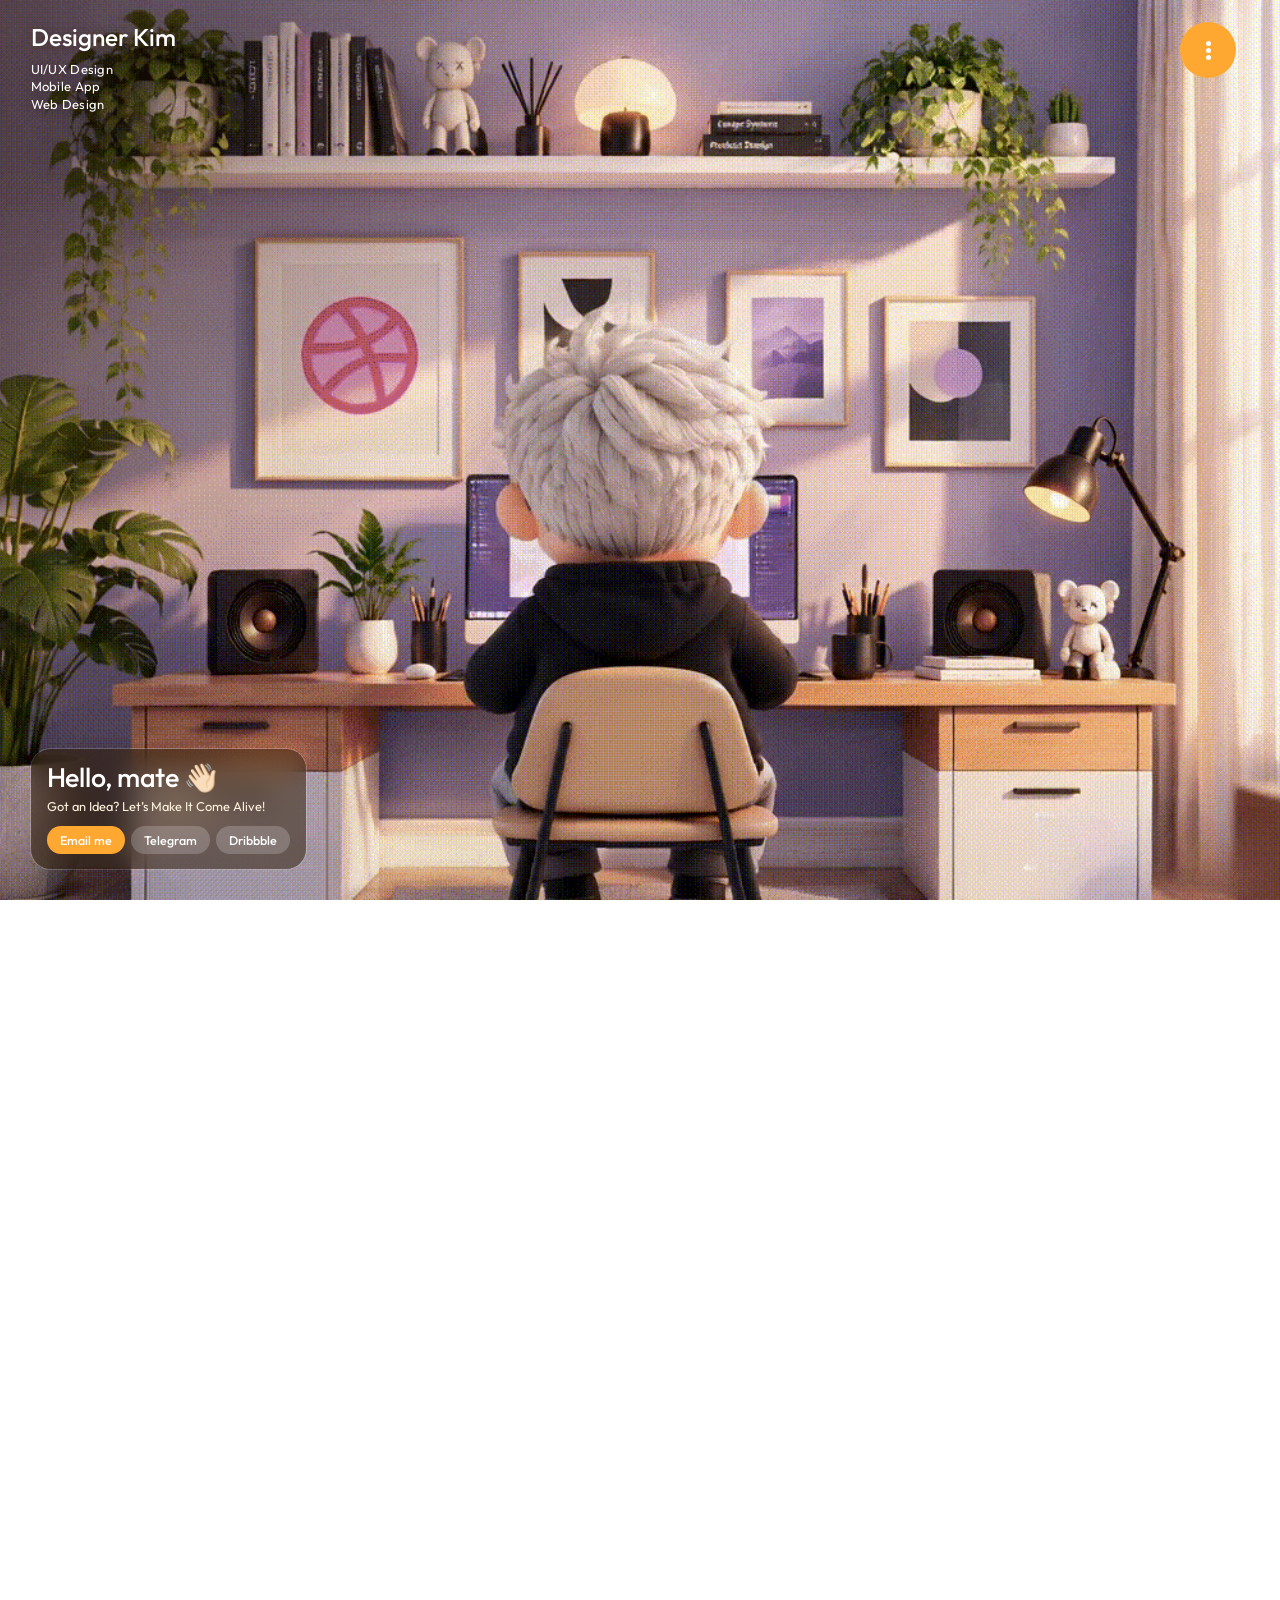
<file: index.html>
<!DOCTYPE html>
<html lang="en"><head>
<meta charset="utf-8"><script>(function(){var d=document.documentElement;function s(){var h=(window.visualViewport&&visualViewport.height)||innerHeight;d.style.setProperty('--vh',(h*0.01).toFixed(3)+'px')}s();addEventListener('resize',s);addEventListener('orientationchange',function(){setTimeout(s,150)});if(window.visualViewport)visualViewport.addEventListener('resize',s)})();</script><meta name="theme-color" content="#ffffff"><meta name="apple-mobile-web-app-status-bar-style" content="default"><meta name="viewport" content="width=device-width, initial-scale=1, viewport-fit=cover">
<title>Designer Kim - Your Idea+My Obsession=Magic</title>
<link rel="preconnect" href="https://fonts.googleapis.com"><link rel="preconnect" href="https://fonts.gstatic.com" crossorigin>
<link href="https://fonts.googleapis.com/css2?family=Outfit:wght@300;400;500;600&display=swap" rel="stylesheet">
<style>
html{--vh:1vh;-webkit-text-size-adjust:100%;text-size-adjust:100%}

:root{--orange:#fea831;--round:"Outfit","Avenir Next","Segoe UI",system-ui,"Apple SD Gothic Neo","Malgun Gothic","Noto Sans KR",sans-serif}
*{box-sizing:border-box}html,body{height:calc(var(--vh,1vh)*100);margin:0;overflow:hidden;background:#fff;font-family:var(--round);color:#fff}
button{font:inherit;color:inherit}a{color:inherit}:focus-visible{outline:3px solid #fff;outline-offset:3px}

/* background GIF, loops forever */
.clip{position:fixed;left:0;top:0;width:100%;height:calc(var(--vh,1vh)*100);overflow:hidden;contain:paint;z-index:0}
.stage{position:absolute;left:50%;top:50%;width:max(100vw,calc(var(--vh)*100*1248/704));aspect-ratio:1248/704;transform:translate(-50%,-50%)}
.stage img{position:absolute;inset:0;width:100%;height:100%;object-fit:cover;display:block}
.stage img.bgn{opacity:0;transition:opacity 1.6s ease;pointer-events:none}
.stage.night img.bgn{opacity:1}
.hot{position:absolute;inset:0;cursor:none;z-index:5;clip-path:polygon(41.83% 43.32%,43.91% 37.22%,46.88% 33.81%,50.08% 34.09%,53.69% 36.65%,56.49% 41.19%,58.25% 49.01%,58.17% 56.82%,57.05% 61.36%,58.89% 66.76%,60.10% 73.86%,59.94% 80.26%,59.13% 86.65%,56.09% 90.91%,49.68% 92.61%,43.27% 91.19%,39.90% 85.94%,39.10% 77.41%,40.06% 70.31%,42.87% 65.62%,42.63% 61.08%,41.51% 54.69%,41.27% 48.30%)}

/* "Hey!" circle, only while the cursor is over the character */
.hi{position:fixed;left:0;top:0;z-index:20;--d:max(92px,calc(max(100vw,var(--vh)*100*1248/704)*.095));width:var(--d);height:var(--d);margin:calc(var(--d)/-2) 0 0 calc(var(--d)/-2);border-radius:50%;background:var(--orange);display:grid;place-items:center;font-weight:600;font-size:calc(var(--d)*.21);text-align:center;line-height:1.1;letter-spacing:-.01em;pointer-events:none;transform:translate3d(-300px,-300px,0);opacity:0;scale:.9;transition:opacity .35s ease,scale .35s ease}
.hi.on{opacity:1;scale:1}

/* top-left labels on orange highlight */
.brand{position:fixed;z-index:15;left:clamp(16px,2.4vw,44px);top:calc(clamp(16px,2vw,24px) + env(safe-area-inset-top,0px));pointer-events:none}
.brand span{display:block;line-height:1.35;font-weight:400;font-size:clamp(13px,.95vw,16px);letter-spacing:.02em;text-shadow:0 1px 12px rgba(60,30,0,.6)}
.brand span.t{font-weight:500;font-size:clamp(22px,1.9vw,32px);margin-bottom:10px;line-height:1.1;letter-spacing:0}

.shade{position:fixed;inset:0;z-index:1;pointer-events:none;background:linear-gradient(120deg,rgba(60,30,0,.4),transparent 36%)}
/* bottom-left greeting */
.card{position:fixed;left:clamp(14px,2.4vw,36px);bottom:clamp(14px,2.4vw,32px);z-index:10;max-width:min(88vw,310px);padding:14px 16px 15px;border-radius:20px;background:rgba(43,26,5,.5);-webkit-backdrop-filter:blur(14px);backdrop-filter:blur(14px);box-shadow:0 0 0 1px rgba(255,255,255,.2);animation:rise .95s cubic-bezier(.2,.9,.3,1.12) 4.7s both}
@keyframes rise{from{transform:translateY(calc(100% + 60px));opacity:0}to{transform:none;opacity:1}}
.card h1{margin:0;font-weight:500;font-size:clamp(20px,2.1vw,28px);letter-spacing:-.01em;line-height:1.1}
.card p{margin:5px 0 11px;font-size:clamp(12.5px,1vw,14.5px);font-weight:400;line-height:1.35;color:#fff3df}
.links{display:flex;gap:6px;flex-wrap:wrap}.links a{background:var(--orange);color:#fff;text-decoration:none;font-weight:500;font-size:12.5px;padding:6px 13px;border-radius:99px;transition:transform .2s}.links a.g{background:rgba(255,255,255,.2)}.links a:hover{transform:translateY(-2px)}

@media (hover:none){body[data-page=home] .hot,body[data-page=home] .hi{display:none!important}}
</style><link rel="stylesheet" href="common.css"><link rel="stylesheet" href="responsive.css"><link rel="icon" href="/favicon.ico" sizes="any">
</head><body data-page="home">
<div class="clip"><div class="stage" id="st"><img class="bgd" src="bg.gif" alt="Designer character working at his desk"><img class="bgn" alt="" aria-hidden="true"><div class="hot" id="hot"></div></div></div>
<div class="hi" id="hi" aria-hidden="true" data-i="hey">Hi there!</div>

<div class="shade"></div>
<div class="brand"><span class="t">Designer Kim</span><span data-i="b1">UI/UX Design</span><span data-i="b2">Mobile App</span><span data-i="b3">Web Design</span></div>

<div class="card"><h1 data-i="hello">Hello, mate <span class="wave">👋🏻</span></h1><p data-i="idea">Got an Idea? Let’s Make It Come Alive!</p>
<div class="links"><a href="mailto:kimerchiwe1989@gmail.com" data-i="email">Email me</a><a class="g" href="https://t.me/BUSD_BOSS" target="_blank" rel="noopener">Telegram</a><a class="g" href="https://dribbble.com/kimmmy" target="_blank" rel="noopener">Dribbble</a></div></div>

<nav class="nav" id="nav" aria-label="Main menu">
 <button class="tog" id="tog" aria-expanded="false" aria-controls="list" aria-label="Open menu"><span class="dots"><span><i></i><i></i><i></i></span></span><span class="x"></span></button>
 <div class="list" id="list">
  <button data-k="home" data-i="m_home">Home</button>
  <button data-k="about" data-i="m_about">About</button>
  <div class="grp" data-i="m_case">Case</div>
  <button class="sub" data-k="c1" data-i="m_c1">Tixxe App</button><button class="sub" data-k="c2" data-i="m_c2">Boost-Hero</button><button class="sub" data-k="c3" data-i="m_c3">Postavkin</button><button class="sub" data-k="c4" data-i="m_c4">Lotti App</button><button class="sub" data-k="c5" data-i="m_c5">Grogu World</button><button class="sub" data-k="c6" data-i="m_c6">Case 6</button>
  <button data-k="contact" style="margin-top:8px" data-i="m_contact">Contact</button>
  <button class="lg-btn" id="lgBtn" aria-expanded="false" aria-controls="lgRow"><span class="lg-ico globe" id="lgIco"></span><span data-i="lang">Language</span></button>
  <div class="lg-row" id="lgRow"></div>
 </div>
</nav>
<div class="sheet" id="sheet" role="dialog" aria-modal="true" aria-labelledby="sh"><div class="box"><button class="cl" id="cl" aria-label="Close">×</button><h2 id="sh"></h2><div id="sb"></div></div></div>

<div class="loader" id="loader" aria-hidden="true"><div class="bgfade"></div>
 <svg class="ring" viewBox="-30 -30 360 360"><defs><path id="c" d="M150,150 m-140,0 a140,140 0 1,1 280,0 a140,140 0 1,1 -280,0"/></defs>
 <text><textPath id="rt" href="#c" textLength="868" lengthAdjust="spacing">Moving pixels since 2016. Still not done. Moving pixels since 2016. Still not done.</textPath></text></svg><div class="inside"><small data-i="ld_s">Your idea +<br>my obsession =</small><b data-i="ld_b">“Magic”</b></div></div>
<script>
const $=id=>document.getElementById(id),hot=$('hot'),hi=$('hi');
/* "Hey!" follows the cursor only over the character */
let x=0,y=0,tx=0,ty=0,raf=0,hideT;
function loop(){x+=(tx-x)*.22;y+=(ty-y)*.22;hi.style.transform=`translate3d(${x}px,${y}px,0)`;raf=requestAnimationFrame(loop)}
function show(e){tx=e.clientX;ty=e.clientY;if(!hi.classList.contains('on')){x=tx;y=ty;hi.style.transform=`translate3d(${x}px,${y}px,0)`}hi.classList.add('on');if(!raf)loop()}
hot.addEventListener('pointerenter',show);hot.addEventListener('pointermove',show);
hot.addEventListener('pointerleave',e=>{if(e.pointerType==='touch'){clearTimeout(hideT);hideT=setTimeout(()=>hi.classList.remove('on'),1400);return}hi.classList.remove('on')});
hot.addEventListener('click',e=>{show(e);clearTimeout(hideT);if(e.pointerType==='touch')hideT=setTimeout(()=>hi.classList.remove('on'),1600)});
</script><script>
/* day / night background by the visitor's local time (their country's clock): night 19:00-07:00, day 07:00-19:00. Preview: ?time=night or ?time=day */
(function(){
 const st=document.getElementById('st'),hotEl=document.getElementById('hot'),nImg=st.querySelector('.bgn'),meta=document.querySelector('meta[name=theme-color]');
 const DAY_CLIP="polygon(41.83% 43.32%,43.91% 37.22%,46.88% 33.81%,50.08% 34.09%,53.69% 36.65%,56.49% 41.19%,58.25% 49.01%,58.17% 56.82%,57.05% 61.36%,58.89% 66.76%,60.10% 73.86%,59.94% 80.26%,59.13% 86.65%,56.09% 90.91%,49.68% 92.61%,43.27% 91.19%,39.90% 85.94%,39.10% 77.41%,40.06% 70.31%,42.87% 65.62%,42.63% 61.08%,41.51% 54.69%,41.27% 48.30%)",NIGHT_CLIP="polygon(0 0,0 0,0 0)";
 let cur=null;
 function force(){try{return new URLSearchParams(location.search).get('time')}catch(e){return null}}
 function isNight(){const f=force();if(f==='night')return true;if(f==='day')return false;const h=new Date().getHours();return h>=19||h<7}
 function apply(){const n=isNight();if(n===cur)return;cur=n;
  if(n&&!nImg.getAttribute('src'))nImg.src='night.gif';
  st.classList.toggle('night',n);hotEl.style.clipPath=n?NIGHT_CLIP:DAY_CLIP;
  if(meta)meta.content=n?'#14111f':'#ffffff';document.documentElement.dataset.mode=n?'night':'day'}
 apply();setInterval(apply,30000);document.addEventListener('visibilitychange',()=>{if(!document.hidden)apply()});
})();
</script><script src="app.js"></script>
</body></html>
</file>
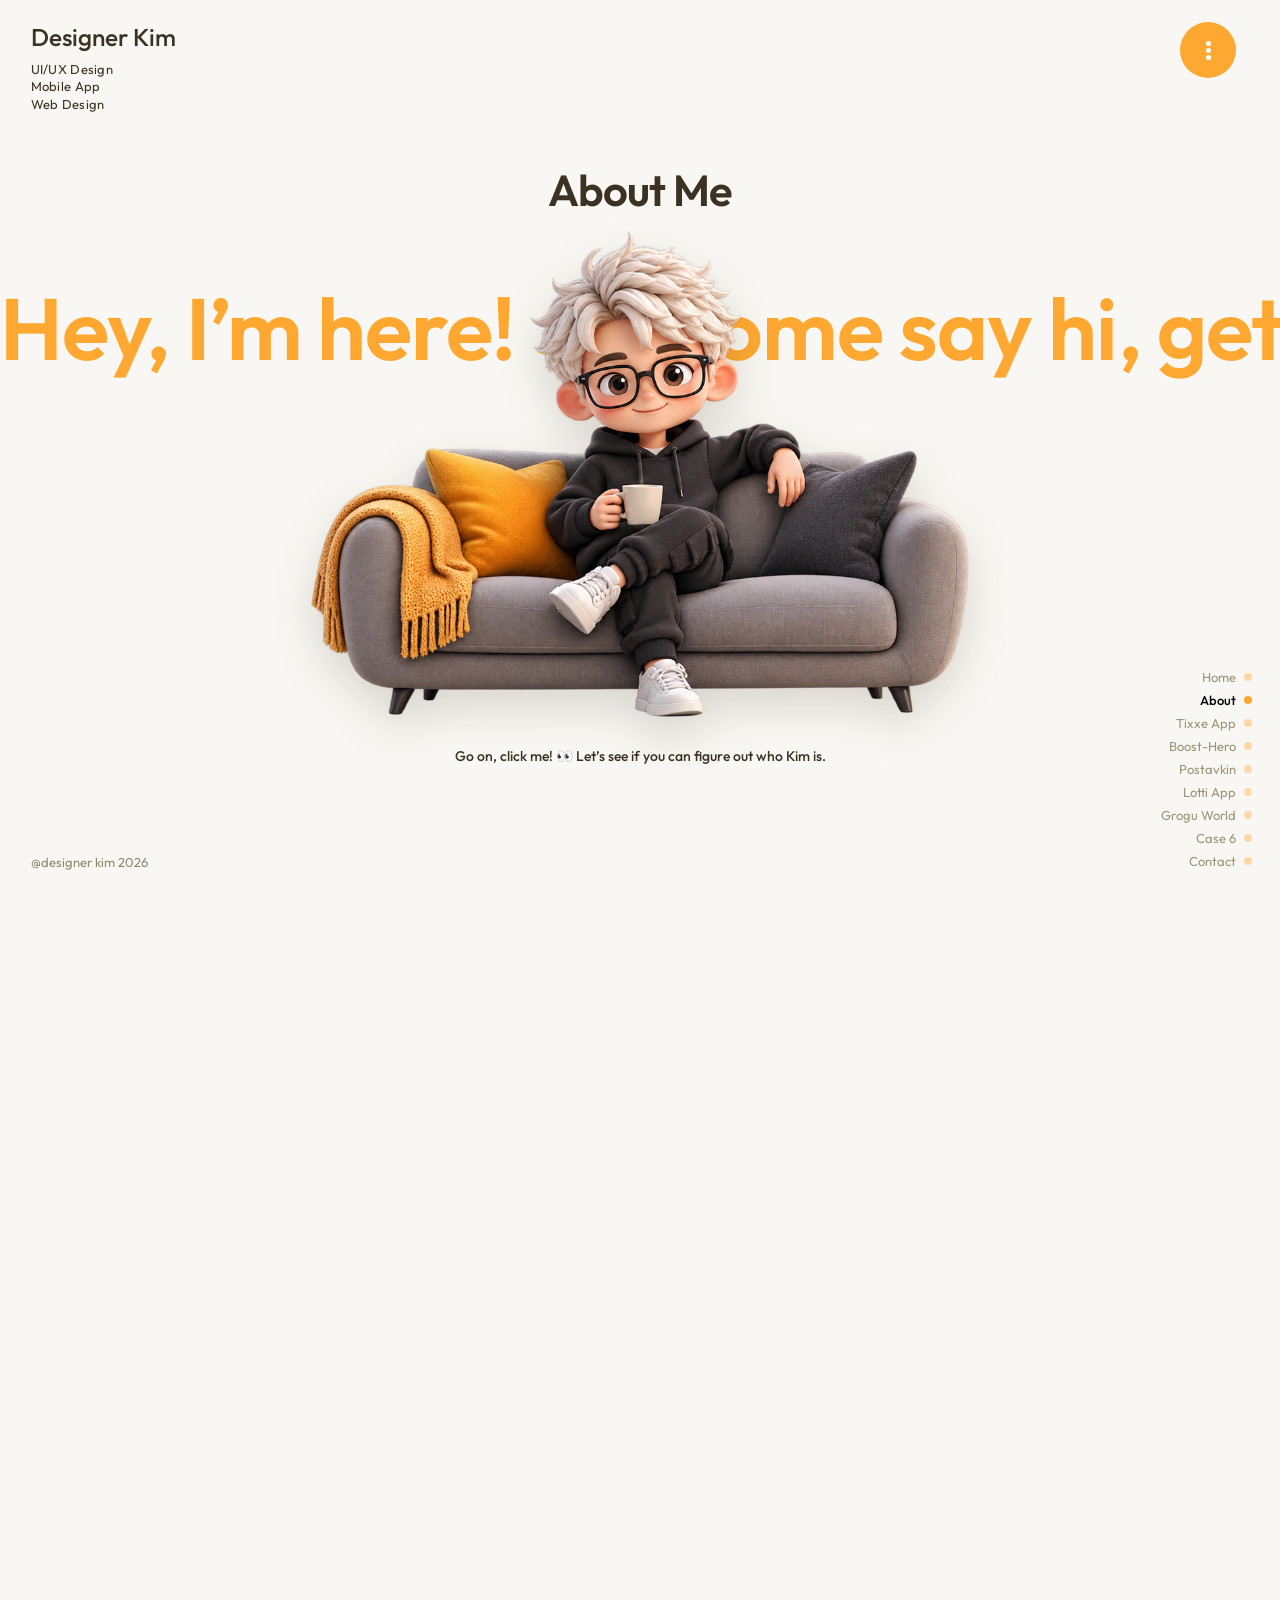
<file: about.html>
<!DOCTYPE html>
<html lang="en"><head>
<meta charset="utf-8"><script>(function(){var d=document.documentElement;function s(){var h=(window.visualViewport&&visualViewport.height)||innerHeight;d.style.setProperty('--vh',(h*0.01).toFixed(3)+'px')}s();addEventListener('resize',s);addEventListener('orientationchange',function(){setTimeout(s,150)});if(window.visualViewport)visualViewport.addEventListener('resize',s)})();</script><meta name="theme-color" content="#f8f7f3"><meta name="viewport" content="width=device-width, initial-scale=1, viewport-fit=cover">
<title>Designer Kim - Your Idea+My Obsession=Magic</title>
<link rel="preconnect" href="https://fonts.googleapis.com"><link rel="preconnect" href="https://fonts.gstatic.com" crossorigin>
<link href="https://fonts.googleapis.com/css2?family=Outfit:wght@300;400;500;600&display=swap" rel="stylesheet">
<style>
html{--vh:1vh;-webkit-text-size-adjust:100%;text-size-adjust:100%}

:root{--orange:#fea831;--ink:#3b3224;--bgc:#f8f7f3;--round:"Outfit","Avenir Next","Segoe UI",system-ui,"Apple SD Gothic Neo","Malgun Gothic","Noto Sans KR",sans-serif;--fs:min(clamp(44px,6.8vw,130px),12vh);--sh:min(54*var(--vh),58vw)}
*{box-sizing:border-box}html,body{height:calc(var(--vh,1vh)*100);margin:0;overflow:hidden;background:var(--bgc);font-family:var(--round);color:var(--ink)}
button{font:inherit;color:inherit}a{color:inherit}:focus-visible{outline:3px solid var(--orange);outline-offset:3px}
.brand{position:fixed;z-index:15;left:clamp(16px,2.4vw,44px);top:calc(clamp(16px,2vw,24px) + env(safe-area-inset-top,0px));line-height:1.35}
.brand a{display:block;text-decoration:none;font-weight:500;font-size:clamp(22px,1.9vw,32px);line-height:1.1;letter-spacing:0;margin-bottom:10px}
.brand span{display:block;font-weight:400;font-size:clamp(13px,.95vw,16px);letter-spacing:.02em}

.side{position:fixed;z-index:15;right:clamp(16px,2.2vw,40px);bottom:clamp(16px,2.4vw,30px);display:flex;flex-direction:column;align-items:flex-end;gap:5px}
.side button{display:flex;align-items:center;gap:8px;background:none;border:0;padding:1px 0;cursor:pointer;font-size:13px;color:#9a9578;transition:color .2s}
.side button::after{content:"";width:8px;height:8px;border-radius:50%;background:#fed9a6;transition:background .2s}
.side button:hover{color:#000}.side button:hover::after{background:var(--orange)}
.side button.cur{color:#000;font-weight:500}.side button.cur::after{background:var(--orange)}
.copy{position:fixed;z-index:15;left:clamp(16px,2.4vw,44px);bottom:clamp(16px,2.4vw,30px);font-size:13px;color:#8d8a6c}


/* About page: title, running text behind the head, hint */
.about{position:fixed;inset:0;display:flex;flex-direction:column;align-items:center;justify-content:center;gap:clamp(10px,2vh,26px);padding:clamp(88px,13vh,140px) 18px clamp(44px,8vh,80px);text-align:center}
.about>*{opacity:0;transform:translateY(16px);animation:up .9s cubic-bezier(.2,.8,.3,1) forwards}
@keyframes up{to{opacity:1;transform:none}}
.ab-title{margin:0;font-weight:600;font-size:clamp(34px,3.4vw,66px);letter-spacing:-.02em;line-height:1.05;animation-delay:4.8s}
.stagebox{position:relative;flex:none;width:100vw;height:var(--sh);animation-delay:5s}
.mq{position:absolute;left:0;top:calc(var(--sh)*.20 - var(--fs)*.95);width:100%;height:calc(var(--fs)*1.9);display:flex;align-items:center;overflow:hidden}
.mqt{display:flex;width:max-content;animation:mq 60s linear infinite;animation-fill-mode:none}
.seg{flex:none;white-space:nowrap;font-weight:600;font-size:var(--fs);line-height:1;color:var(--orange);padding-right:.7em;letter-spacing:-.01em}
@keyframes mq{from{transform:none}to{transform:translateX(-50%)}}
.headwrap{position:absolute;inset:0;display:grid;place-items:end center;pointer-events:none}
.head{height:var(--sh);aspect-ratio:1000/739;pointer-events:auto;cursor:pointer;transform-origin:50% 92%;will-change:transform}
.head img{display:block;width:100%;height:100%;object-fit:contain;user-select:none;-webkit-user-drag:none;filter:drop-shadow(0 18px 22px rgba(60,40,10,.16))}
@keyframes bob{50%{transform:translateY(-5px)}}
.ab-hint{margin:0;max-width:min(92vw,520px);text-wrap:balance;font-weight:500;font-size:clamp(14px,1.05vw,19px);line-height:1.6;animation-delay:5.3s;padding:10px 16px;border-radius:18px;cursor:none}
@media (hover:none){.ab-hint{cursor:pointer}}
/* "View Detail" circle: same size and behaviour as the "Hey!" circle on the home page */
.hi{position:fixed;left:0;top:0;z-index:20;--d:max(92px,calc(max(100vw,var(--vh)*100*1248/704)*.095));width:var(--d);height:var(--d);margin:calc(var(--d)/-2) 0 0 calc(var(--d)/-2);border-radius:50%;background:var(--orange);color:#fff;display:grid;place-items:center;text-align:center;padding:0 calc(var(--d)*.08);font-weight:600;white-space:nowrap;font-size:calc(var(--d)*.15);line-height:1.15;pointer-events:none;box-shadow:0 10px 30px rgba(150,80,0,.25);transform:translate3d(-300px,-300px,0);opacity:0;scale:.9;transition:opacity .35s ease,scale .35s ease}
.hi.on{opacity:1;scale:1}
@media (max-width:900px){:root{--fs:min(clamp(48px,11vw,100px),11vh);--sh:min(44*var(--vh),64vw)}}
@media (max-width:700px){:root{--fs:min(clamp(40px,12.5vw,80px),10vh);--sh:min(44*var(--vh),66vw)}.ab-title{font-size:clamp(32px,9vw,48px)}.ab-hint{font-size:14.5px}.side{display:none}}
@media (orientation:portrait){.hi{--d:clamp(92px,26vw,130px)}}
@media (orientation:landscape) and (max-height:600px){.side{display:none}.about{padding:58px 18px 46px}:root{--sh:min(46*var(--vh),52vw);--fs:min(7vw,11vh)}.ab-title{font-size:clamp(26px,8vh,40px)}.ab-hint{font-size:clamp(12.5px,3.4vh,16px)}}
</style><link rel="stylesheet" href="common.css"><link rel="stylesheet" href="responsive.css"><link rel="icon" href="/favicon.ico" sizes="any">
</head>
<body data-page="about">
<div class="brand"><a href="index.html" data-go>Designer Kim</a><span data-i="b1">UI/UX Design</span><span data-i="b2">Mobile App</span><span data-i="b3">Web Design</span></div>
<main class="about">
 <h1 class="ab-title" data-i="ab_title">About Me</h1>
 <div class="stagebox"><div class="mq"><div class="mqt"><span class="seg" data-i="ab_mq">Hey, I’m here! ✨ Come say hi, get to know me, and let’s create something that makes people smile.</span><span class="seg" data-i="ab_mq">Hey, I’m here! ✨ Come say hi, get to know me, and let’s create something that makes people smile.</span></div></div><div class="headwrap"><div class="head" id="head"><img src="sofa.png" alt="Designer Kim relaxing on a sofa with a coffee"></div></div></div>
 <p class="ab-hint" data-i="ab_hint">Go on, click me! <span class="eyes">👀</span> Let’s see if you can figure out who Kim is.</p>
</main>
<div class="hi" id="hi" aria-hidden="true" data-i="vd">Let’s See ↗</div>
<div class="side" aria-label="Sections"><button data-k="home" data-i="m_home">Home</button><button class="cur" data-k="about" data-i="m_about">About</button><button data-k="c1" data-i="m_c1">Tixxe App</button><button data-k="c2" data-i="m_c2">Boost-Hero</button><button data-k="c3" data-i="m_c3">Postavkin</button><button data-k="c4" data-i="m_c4">Lotti App</button><button data-k="c5" data-i="m_c5">Grogu World</button><button data-k="c6" data-i="m_c6">Case 6</button><button data-k="contact" data-i="m_contact">Contact</button></div>
<div class="copy">@designer kim 2026</div>
<nav class="nav" id="nav" aria-label="Main menu">
 <button class="tog" id="tog" aria-expanded="false" aria-controls="list" aria-label="Open menu"><span class="dots"><span><i></i><i></i><i></i></span></span><span class="x"></span></button>
 <div class="list" id="list">
  <button data-k="home" data-i="m_home">Home</button>
  <button data-k="about" data-i="m_about">About</button>
  <div class="grp" data-i="m_case">Case</div>
  <button class="sub" data-k="c1" data-i="m_c1">Tixxe App</button><button class="sub" data-k="c2" data-i="m_c2">Boost-Hero</button><button class="sub" data-k="c3" data-i="m_c3">Postavkin</button><button class="sub" data-k="c4" data-i="m_c4">Lotti App</button><button class="sub" data-k="c5" data-i="m_c5">Grogu World</button><button class="sub" data-k="c6" data-i="m_c6">Case 6</button>
  <button data-k="contact" style="margin-top:8px" data-i="m_contact">Contact</button>
  <button class="lg-btn" id="lgBtn" aria-expanded="false" aria-controls="lgRow"><span class="lg-ico globe" id="lgIco"></span><span data-i="lang">Language</span></button>
  <div class="lg-row" id="lgRow"></div>
 </div>
</nav>
<div class="sheet" id="sheet" role="dialog" aria-modal="true" aria-labelledby="sh"><div class="box"><button class="cl" id="cl" aria-label="Close">×</button><h2 id="sh"></h2><div id="sb"></div></div></div>

<div class="loader" id="loader" aria-hidden="true"><div class="bgfade"></div>
 <svg class="ring" viewBox="-30 -30 360 360"><defs><path id="c" d="M150,150 m-140,0 a140,140 0 1,1 280,0 a140,140 0 1,1 -280,0"/></defs>
 <text><textPath id="rt" href="#c" textLength="868" lengthAdjust="spacing">Moving pixels since 2016. Still not done. Moving pixels since 2016. Still not done.</textPath></text></svg><div class="inside"><small data-i="ld_s">Your idea +<br>my obsession =</small><b data-i="ld_b">“Magic”</b></div></div>
<script src="app.js"></script>
<script>
(function(){
 const hd=document.getElementById('head'),hi=document.getElementById('hi'),hint=document.querySelector('.ab-hint');
 let ang=0,swing=false,t0=0,circ=false,x=0,y=0,tx=0,ty=0,hT,cT;
 function frame(now){const t=(now-t0)/1000,target=0;ang+=(target-ang)*(swing?.2:.1);
  hd.style.transform='perspective(800px) rotateY('+ang.toFixed(2)+'deg) rotateZ('+(ang*.12).toFixed(2)+'deg) translateX('+(ang*.8).toFixed(1)+'px)';
  x+=(tx-x)*.22;y+=(ty-y)*.22;hi.style.transform='translate3d('+x+'px,'+y+'px,0)';requestAnimationFrame(frame)}
 requestAnimationFrame(frame);
 /* head: turns left and right while the pointer is on it */
 function swingOn(){if(!swing){t0=performance.now();swing=true}}
 function swingOff(){swing=false}
   hd.addEventListener('click',()=>{circleOff();go('story.html')});
 /* text under the head: "View Detail" circle */
 function circleOn(e){tx=e.clientX;ty=e.clientY;if(!circ){x=tx;y=ty;hi.style.transform='translate3d('+x+'px,'+y+'px,0)';circ=true;hi.classList.add('on')}}
 function circleOff(){circ=false;hi.classList.remove('on')}
 hint.addEventListener('pointerenter',circleOn);
 hint.addEventListener('pointermove',e=>{tx=e.clientX;ty=e.clientY});
 hint.addEventListener('pointerleave',e=>{if(e.pointerType==='touch'){clearTimeout(cT);cT=setTimeout(circleOff,1400);return}circleOff()});
 hint.addEventListener('click',()=>{circleOff();go('story.html')});
})();
</script>
</body></html>
</file>
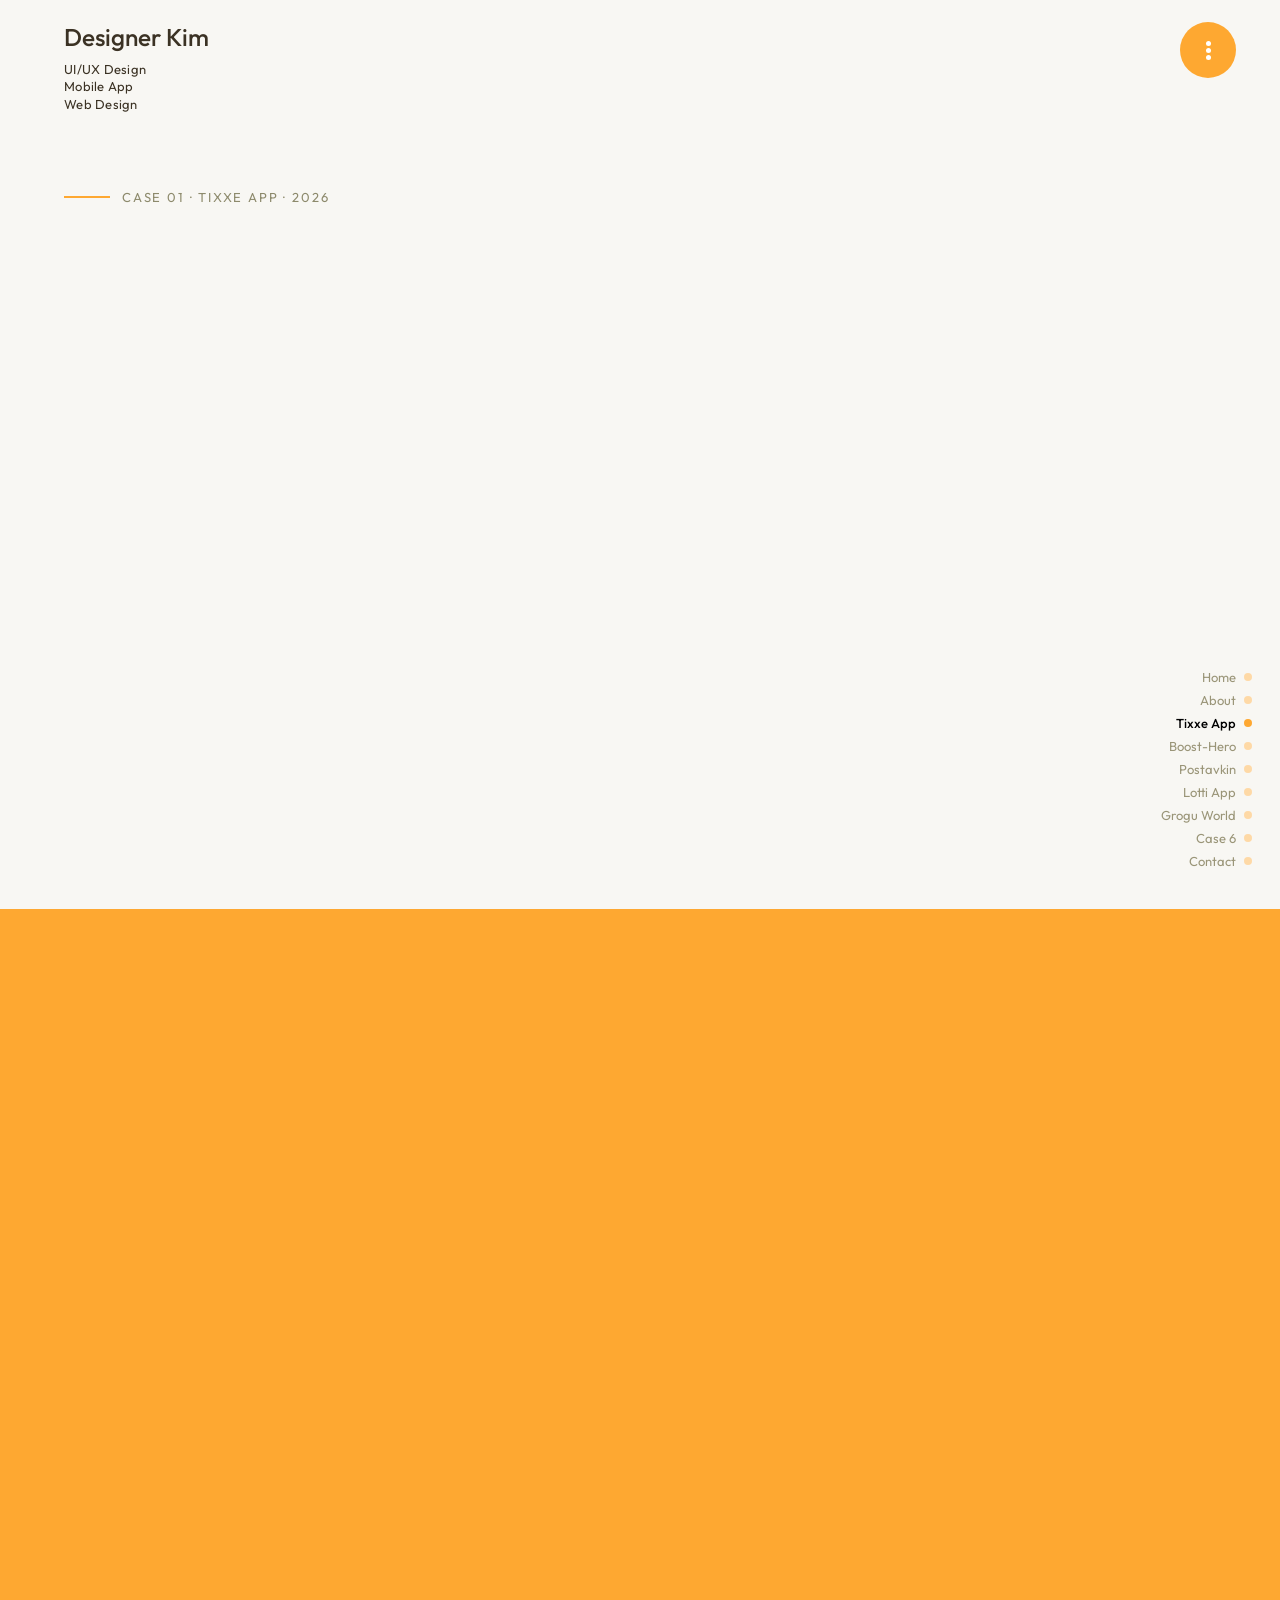
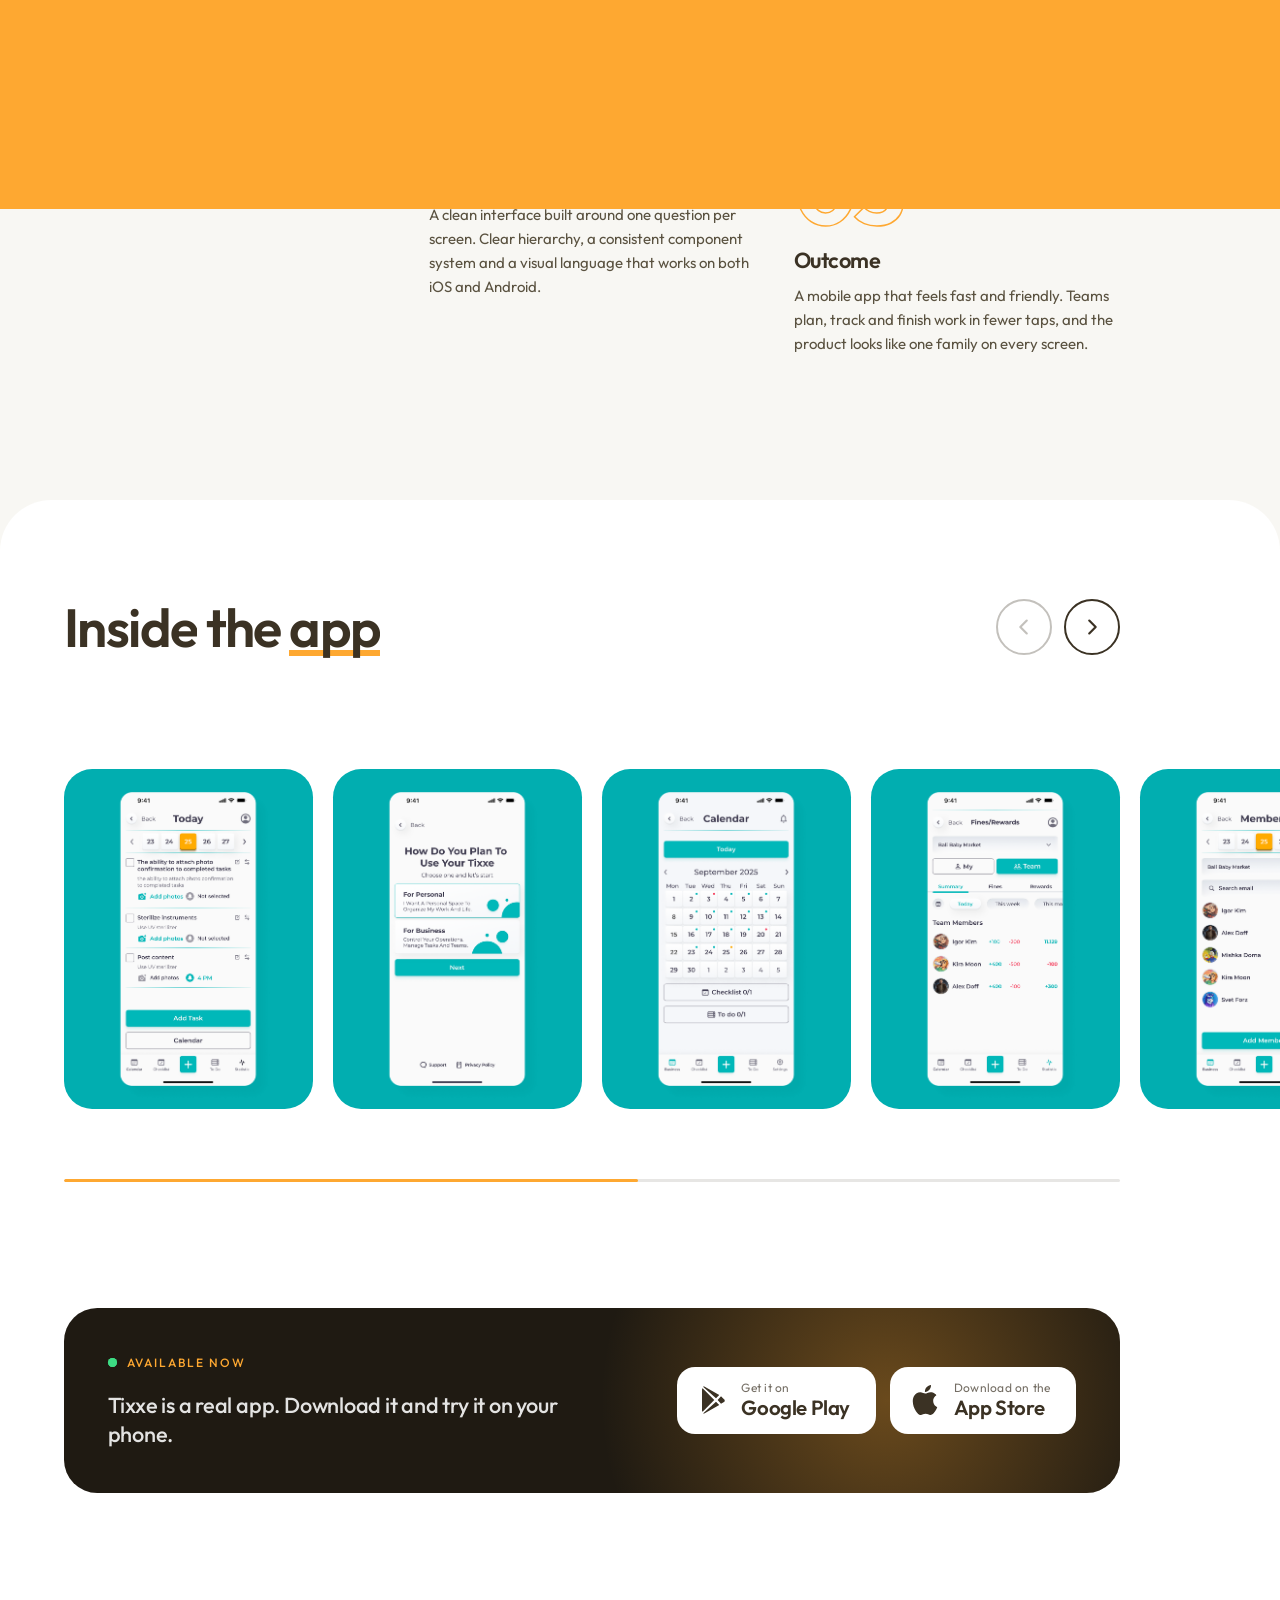
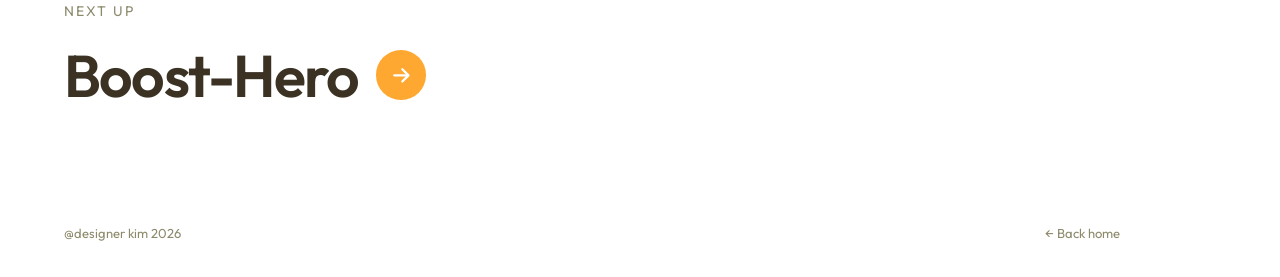
<file: case1.html>
<!DOCTYPE html>
<html lang="en" class="scroll"><head>
<meta charset="utf-8"><script>(function(){var d=document.documentElement;function s(){var h=(window.visualViewport&&visualViewport.height)||innerHeight;d.style.setProperty('--vh',(h*0.01).toFixed(3)+'px')}s();addEventListener('resize',s);addEventListener('orientationchange',function(){setTimeout(s,150)});if(window.visualViewport)visualViewport.addEventListener('resize',s)})();</script><meta name="theme-color" content="#f8f7f3"><meta name="viewport" content="width=device-width, initial-scale=1, viewport-fit=cover">
<title>Designer Kim - Your Idea+My Obsession=Magic</title>
<link rel="preconnect" href="https://fonts.googleapis.com"><link rel="preconnect" href="https://fonts.gstatic.com" crossorigin>
<link href="https://fonts.googleapis.com/css2?family=Outfit:wght@300;400;500;600&display=swap" rel="stylesheet">
<style>
html{--vh:1vh;-webkit-text-size-adjust:100%;text-size-adjust:100%}
:root{--padr:max(var(--pad),160px);--orange:#fea831;--ink:#3b3224;--bgc:#f8f7f3;--mut:#8d8a6c;--round:"Outfit","Avenir Next","Segoe UI",system-ui,"Apple SD Gothic Neo","Malgun Gothic","Noto Sans KR",sans-serif;--pad:clamp(20px,5vw,84px);--ease:cubic-bezier(.2,.8,.2,1)}
*{box-sizing:border-box}
html.scroll{height:auto;max-height:none;position:static;overflow-x:hidden;overflow-y:auto;overscroll-behavior:auto;scroll-behavior:smooth}
html.scroll body{height:auto;max-height:none;position:static;overflow:visible;contain:none;margin:0;background:var(--bgc);font-family:var(--round);color:var(--ink);touch-action:auto}
button{font:inherit;color:inherit}a{color:inherit}:focus-visible{outline:3px solid var(--orange);outline-offset:3px}
.brand{position:absolute;z-index:15;left:var(--pad);top:calc(clamp(16px,2vw,24px) + env(safe-area-inset-top,0px));line-height:1.35}
.brand a{display:block;text-decoration:none;font-weight:500;font-size:clamp(22px,1.9vw,32px);line-height:1.1;margin-bottom:10px}
.brand span{display:block;font-weight:400;font-size:clamp(13px,.95vw,16px);letter-spacing:.02em}
.side{position:fixed;z-index:15;right:clamp(16px,2.2vw,40px);bottom:clamp(16px,2.4vw,30px);display:flex;flex-direction:column;align-items:flex-end;gap:5px}
.side button{display:flex;align-items:center;gap:8px;background:none;border:0;padding:1px 0;cursor:pointer;font-size:13px;color:#9a9578;transition:color .2s}
.side button::after{content:"";width:8px;height:8px;border-radius:50%;background:#fed9a6;transition:background .2s}
.side button:hover{color:#000}.side button:hover::after{background:var(--orange)}
.side button.cur{color:#000;font-weight:500}.side button.cur::after{background:var(--orange)}

/* ---------- headline reveal: words slide up out of a mask ---------- */
.rv .w{display:inline-block;overflow:hidden;vertical-align:top;padding-bottom:.14em;margin-bottom:-.14em}
.rv .w>i{display:inline-block;font-style:normal;transform:translateY(112%) rotate(4deg);transform-origin:0 100%;transition:transform 1s var(--ease);transition-delay:calc(var(--n)*70ms + var(--d,0ms))}
.rv.in .w>i{transform:none}
.rv em{font-style:normal;background:linear-gradient(var(--orange),var(--orange)) 0 92%/0% .12em no-repeat;transition:background-size 1.1s var(--ease) .7s}
.rv.in em{background-size:100% .12em}
.fade{opacity:0;transform:translateY(22px);transition:opacity .9s ease,transform .9s var(--ease);transition-delay:var(--d,0ms)}
.fade.in{opacity:1;transform:none}

/* ---------- hero ---------- */
.hero{position:relative;padding:clamp(130px,21vh,220px) var(--padr) 0 var(--pad)}
.eyebrow{display:flex;align-items:center;gap:12px;font-size:clamp(13px,1vw,16px);letter-spacing:.14em;text-transform:uppercase;color:var(--mut)}
.eyebrow::before{content:"";width:46px;height:2px;background:var(--orange);transform-origin:0 50%;animation:line 1s var(--ease) 4.4s both}
@keyframes line{from{transform:scaleX(0)}}
.h1{margin:.28em 0 0;font-weight:600;letter-spacing:-.035em;line-height:.96;font-size:clamp(38px,6.6vw,118px);max-width:12em}
.h1 .sub{display:block;margin-top:.5em;font-size:clamp(15px,.2em,34px);letter-spacing:0;font-weight:400;line-height:1.3;color:var(--mut);max-width:24em}
.meta{display:grid;grid-template-columns:repeat(4,1fr);gap:clamp(14px,2.4vw,40px);margin-top:clamp(30px,6vh,70px);padding-top:22px;border-top:1px solid rgba(59,50,36,.18)}
.meta b{display:block;font-weight:500;font-size:12px;letter-spacing:.14em;text-transform:uppercase;color:var(--mut);margin-bottom:6px}
.meta span{font-size:clamp(15px,1.15vw,19px);font-weight:500}

/* ---------- placeholders ---------- */
.ph{position:relative;overflow:hidden;border-radius:clamp(18px,2.2vw,34px);background:linear-gradient(135deg,#ffe2b5,#ffd0a0 45%,#e6dcff);isolation:isolate}
.ph::before{content:"";position:absolute;inset:0;background:
 linear-gradient(to top right,transparent calc(50% - 1px),rgba(59,50,36,.14) 50%,transparent calc(50% + 1px)),
 linear-gradient(to bottom right,transparent calc(50% - 1px),rgba(59,50,36,.14) 50%,transparent calc(50% + 1px));z-index:-1}
.ph .tag{position:absolute;left:18px;bottom:16px;font-size:13px;letter-spacing:.12em;text-transform:uppercase;font-weight:500;background:rgba(255,255,255,.72);backdrop-filter:blur(6px);padding:7px 12px;border-radius:99px}
.ph .ico{position:absolute;left:50%;top:50%;width:64px;height:64px;margin:-32px 0 0 -32px;border-radius:50%;background:rgba(255,255,255,.7);display:grid;place-items:center}
.ph .ico::after{content:"";width:24px;height:18px;border:2.5px solid var(--ink);border-radius:5px;background:linear-gradient(135deg,transparent 55%,var(--ink) 56%) no-repeat 6px 4px/10px 10px}

/* big image */
.big{margin:clamp(50px,10vh,110px) var(--padr) 0 var(--pad)}
.big .ph{aspect-ratio:2/1;background:#69d0d0;clip-path:inset(100% 0 0 0 round 34px);transition:clip-path 1.3s var(--ease)}
.big.in .ph{clip-path:inset(0 0 0 0 round 34px)}
.big .ph::before{display:none}
.big .ph .in-img{position:absolute;inset:-4% 0;transform:translateY(var(--py,0px));will-change:transform;z-index:-1}
.big .ph .in-img img{display:block;width:100%;height:100%;object-fit:cover;object-position:50% 50%}

/* ---------- intro ---------- */
.intro{position:relative;display:grid;grid-template-columns:1fr minmax(0,1.6fr);gap:var(--pad);padding:clamp(100px,20vh,230px) var(--padr) clamp(70px,12vh,140px) var(--pad);align-items:start}
.kicker{font-size:clamp(14px,1.05vw,17px);letter-spacing:.14em;text-transform:uppercase;color:var(--mut);padding-top:.7em}
.lead{margin:0;font-weight:500;letter-spacing:-.02em;line-height:1.2;font-size:clamp(22px,2.6vw,44px)}
@keyframes spin{to{transform:rotate(360deg)}}

/* ---------- three columns, staggered ---------- */
.trio{display:grid;grid-template-columns:repeat(3,1fr);gap:clamp(18px,3vw,56px);padding:0 var(--padr) clamp(90px,16vh,190px) var(--pad)}
.col{position:relative;padding-top:clamp(10px,2vh,24px)}
.col:nth-child(2){margin-top:clamp(40px,9vh,110px)}
.col:nth-child(3){margin-top:clamp(80px,18vh,220px)}
.num{display:block;font-weight:700;font-size:clamp(56px,7.4vw,124px);line-height:.9;letter-spacing:-.04em;color:transparent;-webkit-text-stroke:1.5px var(--orange);transition:color .5s ease,transform .6s var(--ease)}
.col:hover .num{color:var(--orange);transform:translateX(8px)}
.col h3{margin:.6em 0 .45em;font-size:clamp(20px,1.7vw,29px);font-weight:600;letter-spacing:-.02em}
.col p{margin:0;font-size:clamp(15px,1.15vw,19px);line-height:1.6;color:#5a5240;max-width:26em}

/* ---------- carousel ---------- */
.gal{padding:clamp(60px,11vh,130px) 0 clamp(80px,14vh,160px);background:#fff;border-radius:clamp(26px,4vw,64px) clamp(26px,4vw,64px) 0 0}
.gal-h{display:flex;justify-content:space-between;align-items:end;gap:20px;padding:0 var(--padr) 0 var(--pad);margin-bottom:clamp(30px,6vh,64px)}
.h2{margin:0;font-weight:600;letter-spacing:-.03em;line-height:1;font-size:clamp(30px,4.2vw,72px)}
.ctrl{display:flex;align-items:center;gap:12px;flex:none}
.ctrl button{width:56px;height:56px;border-radius:50%;border:2px solid var(--ink);background:none;cursor:pointer;display:grid;place-items:center;transition:background .25s,color .25s,transform .3s var(--ease),border-color .25s}
.ctrl button:hover{background:var(--orange);border-color:var(--orange);color:#fff;transform:scale(1.07)}
.ctrl button:disabled{opacity:.3;pointer-events:none}
.ctrl svg{width:22px;height:22px;stroke:currentColor;stroke-width:2.4;fill:none;stroke-linecap:round;stroke-linejoin:round}
.track{--gap:clamp(12px,1.6vw,26px);display:flex;gap:var(--gap);overflow-x:auto;scroll-snap-type:x mandatory;scrollbar-width:none;padding:60px var(--padr) 70px var(--pad);scroll-padding-left:var(--pad);cursor:grab;-webkit-overflow-scrolling:touch}
.track::-webkit-scrollbar{display:none}
.track.drag{cursor:grabbing;scroll-snap-type:none;scroll-behavior:auto}
.slide{flex:none;width:calc((100vw - var(--pad) - var(--padr) - var(--gap)*3)/4);scroll-snap-align:start;position:relative;transform-origin:50% 100%;
 opacity:0;translate:0 90px;rotate:5deg;transition:opacity .8s ease,translate .9s var(--ease),rotate .9s var(--ease),scale .5s var(--ease),filter .4s ease;transition-delay:calc(var(--i)*90ms),calc(var(--i)*90ms),calc(var(--i)*90ms),0s,0s}
.gal.in .slide{opacity:1;translate:0 calc((var(--i) % 2)*34px);rotate:0deg}
.slide .ph::before{display:none}
.slide .ph img{position:absolute;inset:0;width:100%;height:100%;object-fit:cover;display:block;pointer-events:none;user-select:none;transform:scale(1.16)}
.slide .ph{background:#01AEB0;aspect-ratio:3/4.1;transform:skewX(var(--sk,0deg));transition:transform .25s ease-out,box-shadow .5s ease}
.slide cap,.slide .cap{display:block;margin-top:14px;font-size:clamp(14px,1.05vw,17px);font-weight:500}
.slide .cap small{display:block;margin-top:2px;font-weight:400;color:var(--mut);font-size:.88em}
@media (hover:hover){
 .track:hover .slide{filter:saturate(.7) opacity(.72)}
 .track .slide:hover{filter:none;scale:1.05;z-index:2}
 .slide:hover .ph{box-shadow:0 30px 50px -20px rgba(80,50,10,.35)}
}
.prog{margin:0 var(--padr) 0 var(--pad);height:3px;background:rgba(59,50,36,.12);border-radius:3px;overflow:hidden}
.prog i{display:block;height:100%;width:25%;background:var(--orange);border-radius:3px;transform-origin:0 50%;transition:transform .15s linear}

/* ---------- live app: store links ---------- */
.live{background:#fff;padding:0 var(--padr) 0 var(--pad)}
.livecard{position:relative;display:flex;justify-content:space-between;align-items:center;gap:clamp(18px,3vw,40px);flex-wrap:wrap;padding:clamp(26px,3.4vw,54px);border-radius:clamp(22px,2.6vw,40px);background:#1f1a12;color:#fff;overflow:hidden;isolation:isolate}
.livecard::before{content:"";position:absolute;right:-8%;top:50%;width:min(60%,640px);aspect-ratio:1;translate:0 -50%;border-radius:50%;background:radial-gradient(circle,rgba(254,168,49,.42),transparent 64%);z-index:-1;opacity:.8}
.lv-k{display:inline-flex;align-items:center;gap:10px;font-size:12px;letter-spacing:.16em;text-transform:uppercase;color:var(--orange);font-weight:500}
.lv-k b{font-weight:500}
.pulse{position:relative;width:9px;height:9px;border-radius:50%;background:#3ddc84}
.pulse::after{content:"";position:absolute;inset:0;border-radius:50%;background:#3ddc84;animation:pl 1.8s ease-out infinite}
@keyframes pl{from{transform:scale(1);opacity:.7}to{transform:scale(3.2);opacity:0}}
.lv-l p{margin:.9em 0 0;font-size:clamp(17px,1.7vw,27px);line-height:1.35;font-weight:500;letter-spacing:-.01em;max-width:21em;color:rgba(255,255,255,.88)}
.lv-r{display:flex;align-items:center;gap:14px;flex-wrap:wrap}
.store{display:inline-flex;align-items:center;gap:14px;padding:14px 26px 14px 20px;border-radius:18px;background:#fff;color:var(--ink);text-decoration:none;transition:transform .5s var(--ease),background .3s,color .3s,box-shadow .5s}
.store svg{flex:none;width:30px;height:30px}
.store span{display:flex;flex-direction:column;line-height:1.1}
.store small{font-size:12px;font-weight:400;letter-spacing:.02em;opacity:.7}
.store b{font-size:clamp(19px,1.6vw,24px);font-weight:600;letter-spacing:-.02em;margin-top:3px}
.store:hover{transform:translateY(-5px);background:var(--orange);color:#fff;box-shadow:0 22px 34px -18px rgba(254,168,49,.7)}
.store:focus-visible{outline-offset:4px}
.live+.outro{padding-top:clamp(60px,11vh,130px)}

/* ---------- outro ---------- */
.outro{padding:clamp(90px,17vh,200px) var(--padr) clamp(50px,10vh,110px) var(--pad);display:flex;flex-direction:column;align-items:flex-start;gap:26px;background:#fff}
.nextbtn{display:inline-flex;align-items:center;gap:18px;background:none;border:0;padding:0;cursor:pointer;font-weight:600;letter-spacing:-.03em;line-height:1;font-size:clamp(30px,4.6vw,80px)}
.nextbtn .arr{flex:none;width:1.05em;height:1.05em;border-radius:50%;background:var(--orange);color:#fff;display:grid;place-items:center;font-size:.8em;line-height:0;transition:transform .5s var(--ease)}
.nextbtn .arr svg{width:46%;height:46%;display:block;stroke:currentColor;stroke-width:2.4;fill:none;stroke-linecap:round;stroke-linejoin:round}
.nextbtn:hover .arr{transform:rotate(-45deg) scale(1.08)}
.nextbtn span.t{background:linear-gradient(var(--ink),var(--ink)) 0 100%/0 .06em no-repeat;transition:background-size .6s var(--ease)}
.nextbtn:hover span.t{background-size:100% .06em}
.foot{display:flex;justify-content:space-between;gap:16px;flex-wrap:wrap;padding:30px var(--padr) 36px var(--pad);background:#fff;font-size:13px;color:var(--mut)}
.foot a{text-decoration:none}.foot a:hover{color:var(--ink)}

/* ---------- responsive ---------- */
@media (max-width:1100px){.slide{width:calc((100vw - var(--pad) - var(--padr) - var(--gap)*2)/3)}}
@media (max-width:820px){
 :root{--padr:var(--pad)}
 .slide{width:min(74vw,340px)}
 .meta{grid-template-columns:repeat(2,1fr);row-gap:20px}
 .intro{grid-template-columns:1fr;gap:18px}
  .trio{grid-template-columns:1fr;gap:34px}.col:nth-child(2),.col:nth-child(3){margin-top:0}
 .side{display:none}
 .lv-r{width:100%}.store{flex:1 1 190px}
 .ctrl button{width:46px;height:46px}
 .big .ph{aspect-ratio:16/10}
 .gal-h{align-items:flex-start;flex-direction:column}
}
@media (prefers-reduced-motion:reduce){.rv .w>i,.fade,.slide,.big .ph{transition:none!important;animation:none!important}}
@media(max-width:820px){.big .ph{border-radius:6px;clip-path:inset(100% 0 0 0 round 6px)}.big.in .ph{clip-path:inset(0 0 0 0 round 6px)}}
#h1 .ht{display:block}
#h1.rv .w{overflow:visible}
#h1.rv .w>i{transform:none!important;transition:none!important}
#h1.rv .ht{clip-path:inset(-12% 101% -22% -2%);transform:translateX(-26px);opacity:.001;transition:clip-path 1.7s cubic-bezier(.22,.61,.36,1) .05s,transform 1.7s cubic-bezier(.22,.61,.36,1) .05s,opacity .5s ease .05s}
#h1.rv.in .ht{clip-path:inset(-12% -2% -22% -2%);transform:none;opacity:1}
@media(max-width:820px){body .big{margin-top:40px}body .intro{padding-top:52px;padding-bottom:64px}body .trio{padding-bottom:72px}body .gal{padding-top:64px;padding-bottom:72px}body .outro{padding-top:64px;padding-bottom:64px}}
.loader .bgfade{animation-duration:4.2s}.ring{animation:spin 4.2s linear forwards,txt 4.2s ease-in forwards}
@media(max-width:820px){body .big .ph{aspect-ratio:16/10}body .intro{padding-top:40px}body .intro>.kicker:first-child,body .intro .kicker:first-child{padding-top:0;margin-top:0}}
</style><link rel="stylesheet" href="common.css"><link rel="stylesheet" href="responsive.css"><link rel="icon" href="/favicon.ico" sizes="any">
</head>
<body data-page="c1">
<div class="brand"><a href="index.html" data-go>Designer Kim</a><span data-i="b1">UI/UX Design</span><span data-i="b2">Mobile App</span><span data-i="b3">Web Design</span></div>
<main>
 <header class="hero">
  <div class="eyebrow fade in" style="animation:none;--d:0ms" data-t="eb">Case 01 · Tixxe App · 2026</div>
  <h1 class="h1 rv" id="h1" data-start="4400"><span class="ht" data-t="h1">Tixxe App: work that <em>flows.</em></span><span class="sub fade" data-t="sub" style="--d:350ms">TaskFlow Business and WorkHub Pro, a mobile app for iOS and Android, designed from the first sketch to the final screen.</span></h1>
  <div class="meta fade" style="--d:550ms" data-start="4400">
   <div><b data-t="role">Role</b><span data-t="role_v">Senior Interface Designer</span></div>
   <div><b data-t="scope">Scope</b><span data-t="scope_v">UI/UX, Mobile App</span></div>
   <div><b data-t="year">Year</b><span>2026</span></div>
   <div><b data-t="plat">Platform</b><span data-t="plat_v">iOS &amp; Android</span></div>
  </div>
 </header>

 <section class="big" id="big" data-start="5500"><div class="ph"><div class="in-img"><img src="tixxe-hero.jpg" alt="Tixxe App screens: business calendar, welcome screen and statistics" width="1920" height="960"></div></div></section>

 <section class="intro">
  <div class="kicker fade" data-t="story">The story</div>
  <p class="lead rv" id="lead" data-t="lead">Business tools are usually powerful and tiring. Tixxe makes the daily flow of tasks feel <em>light</em>: clear screens, calm colour and interactions that stay out of the way.</p>
 </section>

 <section class="trio">
  <article class="col fade"><span class="num">01</span><h3 class="rv" data-t="h_c">Challenge</h3><p data-t="p_c">Task apps for business tend to be heavy: too many screens, too much noise. People open them because they have to, not because they want to.</p></article>
  <article class="col fade" style="--d:120ms"><span class="num">02</span><h3 class="rv" data-t="h_a">Approach</h3><p data-t="p_a">A clean interface built around one question per screen. Clear hierarchy, a consistent component system and a visual language that works on both iOS and Android.</p></article>
  <article class="col fade" style="--d:240ms"><span class="num">03</span><h3 class="rv" data-t="h_o">Outcome</h3><p data-t="p_o">A mobile app that feels fast and friendly. Teams plan, track and finish work in fewer taps, and the product looks like one family on every screen.</p></article>
 </section>

 <section class="gal" id="gal">
  <div class="gal-h">
   <h2 class="h2 rv" id="gh" data-t="gh">Inside the <em>app</em></h2>
   <div class="ctrl fade"><button id="prev" aria-label="Previous" data-ta="prev"><svg viewBox="0 0 24 24"><path d="M15 5l-7 7 7 7"/></svg></button><button id="next" aria-label="Next" data-ta="nxt"><svg viewBox="0 0 24 24"><path d="M9 5l7 7-7 7"/></svg></button></div>
  </div>
  <div class="track" id="track" tabindex="0" aria-label="Screens carousel">
   <figure class="slide" style="--i:0;margin:0"><div class="ph"><img src="tixxe-1.png" alt="Today screen with task list" width="1191" height="1635" draggable="false" loading="lazy"></div></figure>
   <figure class="slide" style="--i:1;margin:0"><div class="ph"><img src="tixxe-2.png" alt="Choose how you plan to use Tixxe" width="1191" height="1635" draggable="false" loading="lazy"></div></figure>
   <figure class="slide" style="--i:2;margin:0"><div class="ph"><img src="tixxe-3.png" alt="Calendar screen" width="1191" height="1635" draggable="false" loading="lazy"></div></figure>
   <figure class="slide" style="--i:3;margin:0"><div class="ph"><img src="tixxe-4.png" alt="Fines and rewards, team summary" width="1191" height="1635" draggable="false" loading="lazy"></div></figure>
   <figure class="slide" style="--i:4;margin:0"><div class="ph"><img src="tixxe-5.png" alt="Team members list" width="1191" height="1635" draggable="false" loading="lazy"></div></figure>
   <figure class="slide" style="--i:5;margin:0"><div class="ph"><img src="tixxe-6.png" alt="Settings screen" width="1191" height="1635" draggable="false" loading="lazy"></div></figure>
   <figure class="slide" style="--i:6;margin:0"><div class="ph"><img src="tixxe-7.png" alt="Fines and rewards screen" width="1191" height="1635" draggable="false" loading="lazy"></div></figure>
   <figure class="slide" style="--i:7;margin:0"><div class="ph"><img src="tixxe-8.png" alt="Calendar with fines and rewards shortcut" width="1191" height="1635" draggable="false" loading="lazy"></div></figure>
  </div>
  <div class="prog"><i id="prog"></i></div>
 </section>

 <section class="live fade"><div class="livecard"><div class="lv-l"><span class="lv-k"><i class="pulse"></i><b data-t="live_k">Available now</b></span><p data-t="live_t">Tixxe is a real app. Download it and try it on your phone.</p></div><div class="lv-r"><a class="store" href="https://play.google.com/store/apps/details?id=com.tixxellc.tixxe&hl=en" target="_blank" rel="noopener"><svg viewBox="0 0 24 24" aria-hidden="true"><path fill="currentColor" stroke="none" d="M4.5 2.6c-.3.2-.5.6-.5 1.1v16.6c0 .5.2.9.5 1.1l9.3-9.4zM15.2 10.6l2.6-2.6L6.2 1.4c-.5-.3-1-.3-1.4-.1zM15.2 13.4 4.8 22.7c.4.2.9.1 1.4-.1l11.600-6.600zM19.200 9 16.500 12l2.700 3 2.400-1.400c.8-.5.8-1.700 0-2.200z"/></svg><span><small data-t="gp_s">Get it on</small><b>Google Play</b></span></a><a class="store" href="https://apps.apple.com/tr/app/tixxe-tasks-checklists/id6756893815" target="_blank" rel="noopener"><svg viewBox="0 0 24 24" aria-hidden="true"><path fill="currentColor" stroke="none" d="M12.152 6.896c-.948 0-2.415-1.078-3.96-1.04-2.04.027-3.91 1.183-4.961 3.014-2.117 3.675-.546 9.103 1.519 12.09 1.013 1.454 2.208 3.09 3.792 3.039 1.52-.065 2.09-.987 3.935-.987 1.831 0 2.35.987 3.96.948 1.637-.026 2.676-1.48 3.676-2.948 1.156-1.688 1.636-3.325 1.662-3.415-.039-.013-3.182-1.221-3.22-4.857-.026-3.04 2.48-4.494 2.597-4.559-1.429-2.09-3.623-2.324-4.39-2.376-2-.156-3.675 1.09-4.61 1.09zM15.53 3.83c.843-1.012 1.4-2.427 1.245-3.83-1.207.052-2.662.805-3.532 1.818-.78.896-1.454 2.338-1.273 3.714 1.338.104 2.715-.688 3.559-1.701"/></svg><span><small data-t="as_s">Download on the</small><b>App Store</b></span></a></div></div></section>

 <section class="outro">
  <div class="kicker fade" data-t="next">Next up</div>
  <button class="nextbtn fade" data-k="c2" style="--d:100ms"><span class="t" data-t="nx">Boost-Hero</span><span class="arr"><svg viewBox="0 0 24 24" aria-hidden="true"><path d="M4.5 12h15M13 5.5 19.5 12 13 18.5"/></svg></span></button>
 </section>
 <footer class="foot"><span>@designer kim 2026</span><a href="index.html" data-go data-t="back">← Back home</a></footer>
</main>
<div class="side" aria-label="Sections"><button data-k="home" data-i="m_home">Home</button><button data-k="about" data-i="m_about">About</button><button class="cur" data-k="c1" data-i="m_c1">Tixxe App</button><button data-k="c2" data-i="m_c2">Boost-Hero</button><button data-k="c3" data-i="m_c3">Postavkin</button><button data-k="c4" data-i="m_c4">Lotti App</button><button data-k="c5" data-i="m_c5">Grogu World</button><button data-k="c6" data-i="m_c6">Case 6</button><button data-k="contact" data-i="m_contact">Contact</button></div>
<nav class="nav" id="nav" aria-label="Main menu">
 <button class="tog" id="tog" aria-expanded="false" aria-controls="list" aria-label="Open menu"><span class="dots"><span><i></i><i></i><i></i></span></span><span class="x"></span></button>
 <div class="list" id="list">
  <button data-k="home" data-i="m_home">Home</button>
  <button data-k="about" data-i="m_about">About</button>
  <div class="grp" data-i="m_case">Case</div>
  <button class="sub" data-k="c1" data-i="m_c1">Tixxe App</button><button class="sub" data-k="c2" data-i="m_c2">Boost-Hero</button><button class="sub" data-k="c3" data-i="m_c3">Postavkin</button><button class="sub" data-k="c4" data-i="m_c4">Lotti App</button><button class="sub" data-k="c5" data-i="m_c5">Grogu World</button><button class="sub" data-k="c6" data-i="m_c6">Case 6</button>
  <button data-k="contact" style="margin-top:8px" data-i="m_contact">Contact</button>
  <button class="lg-btn" id="lgBtn" aria-expanded="false" aria-controls="lgRow"><span class="lg-ico globe" id="lgIco"></span><span data-i="lang">Language</span></button>
  <div class="lg-row" id="lgRow"></div>
 </div>
</nav>
<div class="sheet" id="sheet" role="dialog" aria-modal="true" aria-labelledby="sh"><div class="box"><button class="cl" id="cl" aria-label="Close">×</button><h2 id="sh"></h2><div id="sb"></div></div></div>

<div class="loader" id="loader" aria-hidden="true"><div class="bgfade"></div>
 <svg class="ring" viewBox="-30 -30 360 360"><defs><path id="c" d="M150,150 m-140,0 a140,140 0 1,1 280,0 a140,140 0 1,1 -280,0"/></defs>
 <text><textPath id="rt" href="#c" textLength="868" lengthAdjust="spacing">Moving pixels since 2016. Still not done. Moving pixels since 2016. Still not done.</textPath></text></svg><div class="inside"><small data-i="ld_s">Your idea +<br>my obsession =</small><b data-i="ld_b">“Magic”</b></div></div>
<script src="app.js"></script>
<script>
(function(){
 /* split headlines into words for the mask reveal */
 function split(el){if(el.dataset.s)return;el.dataset.s=1;let n=0;
  (function walk(node){[...node.childNodes].forEach(c=>{
   if(c.nodeType===3){const f=document.createDocumentFragment();c.textContent.split(/(\s+)/).forEach(p=>{if(!p)return;if(/^\s+$/.test(p)){f.appendChild(document.createTextNode(' '));return}
     const w=document.createElement('span');w.className='w';const i=document.createElement('i');i.textContent=p;i.style.setProperty('--n',n++);w.appendChild(i);f.appendChild(w)});c.replaceWith(f)}
   else if(c.nodeType===1&&!c.classList.contains('sub')&&c.tagName!=='EM'){walk(c)}
   else if(c.tagName==='EM'){const t=c.textContent;c.textContent='';const w=document.createElement('span');w.className='w';const i=document.createElement('i');i.textContent=t;i.style.setProperty('--n',n++);w.appendChild(i);c.appendChild(w)}
  })})(el)}

 /* ---------- page translations (follow the language chosen in the menu) ---------- */
 const C={
 en:{eb:'Case 01 · Tixxe App · 2026',h1:'Tixxe App: work that <em>flows.</em>',sub:'TaskFlow Business and WorkHub Pro, a mobile app for iOS and Android, designed from the first sketch to the final screen.',role:'Role',role_v:'Senior Interface Designer',scope:'Scope',scope_v:'UI/UX, Mobile App',year:'Year',plat:'Platform',plat_v:'iOS &amp; Android',tag:'Hero image · 16:8',story:'The story',lead:'Business tools are usually powerful and tiring. Tixxe makes the daily flow of tasks feel <em>light</em>: clear screens, calm colour and interactions that stay out of the way.',h_c:'Challenge',p_c:'Task apps for business tend to be heavy: too many screens, too much noise. People open them because they have to, not because they want to.',h_a:'Approach',p_a:'A clean interface built around one question per screen. Clear hierarchy, a consistent component system and a visual language that works on both iOS and Android.',h_o:'Outcome',p_o:'A mobile app that feels fast and friendly. Teams plan, track and finish work in fewer taps, and the product looks like one family on every screen.',gh:'Inside the <em>app</em>',next:'Next up',nx:'Boost-Hero',back:'← Back home',prev:'Previous',nxt:'Next'},
 ru:{eb:'Кейс 01 · Tixxe App · 2026',h1:'Tixxe App: работа, которая <em>течёт.</em>',sub:'TaskFlow Business и WorkHub Pro — мобильное приложение для iOS и Android, спроектированное от первого наброска до финального экрана.',role:'Роль',role_v:'Ведущий дизайнер интерфейсов',scope:'Задачи',scope_v:'UI/UX, мобильное приложение',year:'Год',plat:'Платформа',plat_v:'iOS и Android',tag:'Главное изображение · 16:8',story:'История',lead:'Бизнес-инструменты обычно мощные и утомительные. Tixxe делает ежедневный поток задач <em>лёгким</em>: понятные экраны, спокойные цвета и взаимодействия, которые не мешают.',h_c:'Задача',p_c:'Бизнес-приложения для задач обычно тяжёлые: слишком много экранов и шума. Люди открывают их, потому что надо, а не потому что хочется.',h_a:'Подход',p_a:'Чистый интерфейс, построенный вокруг одного вопроса на экран. Чёткая иерархия, единая система компонентов и визуальный язык, одинаково работающий на iOS и Android.',h_o:'Результат',p_o:'Мобильное приложение, которое ощущается быстрым и дружелюбным. Команды планируют, отслеживают и завершают работу за меньшее число касаний, а продукт выглядит как одна семья на каждом экране.',gh:'Внутри <em>приложения</em>',next:'Далее',nx:'Boost-Hero',back:'← На главную',prev:'Назад',nxt:'Вперёд'},
 de:{eb:'Case 01 · Tixxe App · 2026',h1:'Tixxe App: Arbeit, die <em>fließt.</em>',sub:'TaskFlow Business und WorkHub Pro, eine mobile App für iOS und Android – gestaltet vom ersten Entwurf bis zum finalen Screen.',role:'Rolle',role_v:'Senior Interface Designer',scope:'Umfang',scope_v:'UI/UX, Mobile App',year:'Jahr',plat:'Plattform',plat_v:'iOS &amp; Android',tag:'Hauptbild · 16:8',story:'Die Geschichte',lead:'Business-Tools sind meist mächtig und anstrengend. Tixxe lässt den täglichen Aufgabenfluss <em>leicht</em> wirken: klare Screens, ruhige Farben und Interaktionen, die nicht im Weg stehen.',h_c:'Herausforderung',p_c:'Aufgaben-Apps für Unternehmen sind oft schwerfällig: zu viele Screens, zu viel Lärm. Man öffnet sie, weil man muss, nicht weil man will.',h_a:'Ansatz',p_a:'Eine klare Oberfläche rund um eine Frage pro Screen. Deutliche Hierarchie, ein konsistentes Komponentensystem und eine visuelle Sprache, die auf iOS und Android gleichermaßen funktioniert.',h_o:'Ergebnis',p_o:'Eine mobile App, die sich schnell und freundlich anfühlt. Teams planen, verfolgen und erledigen Arbeit mit weniger Taps, und das Produkt wirkt auf jedem Screen wie aus einem Guss.',gh:'Im Inneren der <em>App</em>',next:'Als Nächstes',nx:'Boost-Hero',back:'← Zur Startseite',prev:'Zurück',nxt:'Weiter'},
 ko:{eb:'케이스 01 · Tixxe App · 2026',h1:'Tixxe App: 흐르는 <em>업무.</em>',sub:'iOS와 Android용 모바일 앱 TaskFlow Business와 WorkHub Pro를 첫 스케치부터 마지막 화면까지 디자인했습니다.',role:'역할',role_v:'시니어 인터페이스 디자이너',scope:'범위',scope_v:'UI/UX, 모바일 앱',year:'연도',plat:'플랫폼',plat_v:'iOS 및 Android',tag:'메인 이미지 · 16:8',story:'스토리',lead:'업무용 도구는 대개 강력하지만 피곤합니다. Tixxe는 매일의 업무 흐름을 <em>가볍게</em> 만듭니다. 명확한 화면, 차분한 색, 방해하지 않는 인터랙션으로요.',h_c:'과제',p_c:'업무용 태스크 앱은 보통 무겁습니다. 화면은 너무 많고 소음도 많죠. 사람들은 원해서가 아니라 어쩔 수 없이 앱을 엽니다.',h_a:'접근',p_a:'화면마다 하나의 질문을 중심으로 만든 깔끔한 인터페이스. 명확한 위계, 일관된 컴포넌트 시스템, iOS와 Android 모두에서 통하는 비주얼 언어.',h_o:'결과',p_o:'빠르고 친근하게 느껴지는 모바일 앱. 팀은 더 적은 탭으로 업무를 계획하고 추적하고 끝내며, 제품은 모든 화면에서 한 가족처럼 보입니다.',gh:'<em>앱</em> 속으로',next:'다음 케이스',nx:'Boost-Hero',back:'← 홈으로',prev:'이전',nxt:'다음'}
 };
 Object.assign(C.en,{live_k:'Available now',live_t:'Tixxe is a real app. Download it and try it on your phone.',gp_s:'Get it on',as_s:'Download on the'});
 Object.assign(C.ru,{live_k:'Доступно сейчас',live_t:'Tixxe — реальное приложение. Скачайте и попробуйте на своём телефоне.',gp_s:'Доступно в',as_s:'Загрузите в'});
 Object.assign(C.de,{live_k:'Jetzt verfügbar',live_t:'Tixxe ist eine echte App. Lade sie herunter und probiere sie auf deinem Handy aus.',gp_s:'Jetzt bei',as_s:'Laden im'});
 Object.assign(C.ko,{live_k:'지금 이용 가능',live_t:'Tixxe는 실제로 출시된 앱입니다. 다운로드해서 휴대폰에서 직접 써 보세요.',gp_s:'다운로드',as_s:'다운로드'});
 function render(){
  const d=C[document.documentElement.lang]||C.en;
  document.querySelectorAll('[data-t]').forEach(el=>{const v=d[el.dataset.t];if(v==null)return;
   const rv=el.classList.contains('rv')||el.classList.contains('ht');
   el.innerHTML=v;
   if(rv){delete el.dataset.s;split(el);if(el.classList.contains('ht')&&el.closest('.rv.in'))el.classList.add('in')}});
  document.querySelectorAll('[data-ta]').forEach(el=>el.setAttribute('aria-label',d[el.dataset.ta]||''));
 }
 window.buildHeading=render;
 document.querySelectorAll('.rv').forEach(split);
 const io=new IntersectionObserver(es=>es.forEach(e=>{if(e.isIntersecting){e.target.classList.add('in');io.unobserve(e.target)}}),{threshold:.18,rootMargin:'0px 0px -6% 0px'});
 const start=performance.now();
 function arm(el){const d=+el.dataset.start||0;const wait=Math.max(0,d-(performance.now()-start));setTimeout(()=>io.observe(el),wait)}
 const hero=document.querySelector('.hero');
 /* hero children wait for the loader to finish */
 hero.querySelectorAll('.rv,.fade').forEach(el=>{if(!el.dataset.start)el.dataset.start=4400});
 document.querySelectorAll('.rv,.fade,.big,.gal').forEach(el=>{if(el.classList.contains('in'))return;el.dataset.start?arm(el):io.observe(el)});

 /* parallax on the big image */
 const bigIn=document.querySelector('.big .in-img'),bigEl=document.getElementById('big');
 function par(){const r=bigEl.getBoundingClientRect(),vh=innerHeight;if(r.bottom<0||r.top>vh)return;const p=(r.top+r.height/2-vh/2)/vh;bigIn.style.setProperty('--py',(p*-24).toFixed(1)+'px')}
 addEventListener('scroll',par,{passive:true});addEventListener('resize',par);par();

 /* carousel: arrows, drag, progress, velocity skew */
 const tr=document.getElementById('track'),pr=document.getElementById('prog'),pv=document.getElementById('prev'),nx=document.getElementById('next');
 const slides=[...tr.querySelectorAll('.slide')];
 function step(){const s=slides[1]?slides[1].offsetLeft-slides[0].offsetLeft:300;return s}
 function upd(){const max=tr.scrollWidth-tr.clientWidth,p=max>0?tr.scrollLeft/max:0,vis=tr.clientWidth/tr.scrollWidth;
  pr.style.width=(Math.max(vis,.1)*100)+'%';pr.style.transform='translateX('+(p*(1/Math.max(vis,.1)-1)*100)+'%)';
  pv.disabled=tr.scrollLeft<=4;nx.disabled=tr.scrollLeft>=max-4}
 tr.addEventListener('scroll',upd,{passive:true});addEventListener('resize',upd);upd();
 pv.addEventListener('click',()=>tr.scrollBy({left:-step(),behavior:'smooth'}));
 nx.addEventListener('click',()=>tr.scrollBy({left:step(),behavior:'smooth'}));
 tr.addEventListener('keydown',e=>{if(e.key==='ArrowRight')nx.click();if(e.key==='ArrowLeft')pv.click()});
 let down=false,sx=0,sl=0,moved=0;
 tr.addEventListener('pointerdown',e=>{if(e.pointerType!=='mouse')return;down=true;moved=0;sx=e.clientX;sl=tr.scrollLeft;tr.classList.add('drag')});
 addEventListener('pointermove',e=>{if(!down)return;const dx=e.clientX-sx;moved=Math.max(moved,Math.abs(dx));tr.scrollLeft=sl-dx});
 addEventListener('pointerup',()=>{if(!down)return;down=false;tr.classList.remove('drag');const s=step();tr.scrollTo({left:Math.round(tr.scrollLeft/s)*s,behavior:'smooth'})});
 let last=tr.scrollLeft,sk=0;
 (function loop(){const v=tr.scrollLeft-last;last=tr.scrollLeft;sk+=(Math.max(-9,Math.min(9,v*-.35))-sk)*.18;
  if(Math.abs(sk)>.02||Math.abs(v)>0){slides.forEach(s=>s.firstElementChild.style.setProperty('--sk',sk.toFixed(2)+'deg'))}
  requestAnimationFrame(loop)})();
render();
})();
</script>

<style>
.dpop{position:fixed;left:50%;bottom:clamp(16px,4vh,36px);z-index:9000;width:min(440px,calc(100vw - 32px));padding:22px 24px 24px;border-radius:28px;color:#2b2115;background:linear-gradient(135deg,rgba(255,255,255,.5),rgba(255,255,255,.18));backdrop-filter:blur(22px) saturate(1.7);-webkit-backdrop-filter:blur(22px) saturate(1.7);border:1px solid rgba(255,255,255,.65);box-shadow:0 24px 60px -18px rgba(60,40,10,.35),inset 0 1px 0 rgba(255,255,255,.8),inset 0 -1px 0 rgba(255,255,255,.2);opacity:0;visibility:hidden;pointer-events:none;transform:translateX(-50%) translateY(24px);transform-origin:50% 100%;overflow:hidden}
.dpop::before{content:"";position:absolute;width:180px;height:180px;right:-50px;top:-70px;border-radius:50%;background:radial-gradient(circle,rgba(255,168,50,.55),rgba(255,168,50,0) 70%);z-index:-1;pointer-events:none}
.dpop.go{visibility:visible;pointer-events:auto;animation:dpIn 9.4s ease-in-out forwards}
.dpop:hover{animation-play-state:paused}
.dpop h4{margin:0 0 6px;font-size:clamp(19px,1.6vw,23px);font-weight:600;letter-spacing:-.01em;line-height:1.25}
.dpop p{white-space:pre-line;margin:0 0 16px;font-size:clamp(14px,1.05vw,16px);line-height:1.45;color:rgba(43,33,21,.78)}
.dpop a{display:inline-block;padding:11px 22px;border-radius:99px;background:#ffa832;color:#fff;font-weight:600;font-size:15px;text-decoration:none;box-shadow:0 8px 20px -8px rgba(255,140,0,.7)}
@keyframes dpIn{0%{opacity:0;transform:translateX(-50%) translateY(26px) rotate(0)}
11%{opacity:1;transform:translateX(-50%) translateY(0) rotate(0)}
20%{transform:translateX(-50%) rotate(-2deg)}
31%{transform:translateX(-50%) rotate(2deg)}
42%{transform:translateX(-50%) rotate(-2deg)}
53%{transform:translateX(-50%) rotate(2deg)}
64%{transform:translateX(-50%) rotate(-1.8deg)}
75%{transform:translateX(-50%) rotate(1.4deg)}
84%{opacity:1;transform:translateX(-50%) translateY(0) rotate(-.6deg)}
89%{opacity:1;transform:translateX(-50%) translateY(0) rotate(0)}
100%{opacity:0;transform:translateX(-50%) translateY(20px) rotate(0)}}
@media(prefers-reduced-motion:reduce){.dpop.go{animation-duration:9.4s}}
</style>
<div class="dpop" id="dpop" role="dialog" aria-live="polite"><h4 id="dpT"></h4><p id="dpP"></p><a id="dpA" href="https://dribbble.com/kimmmy" target="_blank" rel="noopener">Dribbble</a></div>
<script>
(function(){
var T={ru:['Тебе всё ещё мало моих работ? 🎨','Ну ты и любитель дизайна! 😂\nДержи добавку — на Dribbble ещё целая порция пикселей, кнопок и дизайнерского безумия.','Открыть Dribbble'],
en:['Still not enough of my work? 🎨',"You really love design! 😂\nHere's a refill — Dribbble has a whole other portion of pixels, buttons and design madness.",'Open Dribbble'],
de:['Immer noch nicht genug von meinen Arbeiten? 🎨','Du liebst Design wirklich! 😂\nHier kommt Nachschub — auf Dribbble gibt es noch eine ganze Portion Pixel, Buttons und Design-Wahnsinn.','Dribbble öffnen'],
ko:['아직도 내 작업이 부족해? 🎨','디자인을 정말 좋아하는구나! 😂\nDribbble에 픽셀과 버튼, 디자인 광기가 한가득 더 있어.','Dribbble 열기']};
var l='en';try{var q=new URLSearchParams(location.search).get('lang')||localStorage.getItem('lang')||window.name;if(T[q])l=q}catch(e){}
var el=document.getElementById('dpop'),shown=false,x=T[l];
document.getElementById('dpT').textContent=x[0];document.getElementById('dpP').textContent=x[1];document.getElementById('dpA').textContent=x[2];
function chk(){if(shown||document.getElementById("loader"))return;var d=document.documentElement;if(window.scrollY+window.innerHeight>=d.scrollHeight-6&&d.scrollHeight>window.innerHeight*1.5){shown=true;el.classList.add('go');setTimeout(function(){el.classList.remove('go')},9500)}}
window.addEventListener('scroll',chk,{passive:true});setTimeout(chk,5400);setTimeout(chk,6500);
})();
</script>

<style>/* mobile hero: the image sets the height, so nothing is cropped */
@media(max-width:820px){body .big .ph{aspect-ratio:auto!important;height:auto!important}body .big .ph .in-img{position:relative!important;inset:auto!important;transform:none!important;width:100%!important;height:auto!important}body .big .ph .in-img img{display:block!important;width:100%!important;height:auto!important;object-fit:fill!important}}</style>
</body></html>
</file>
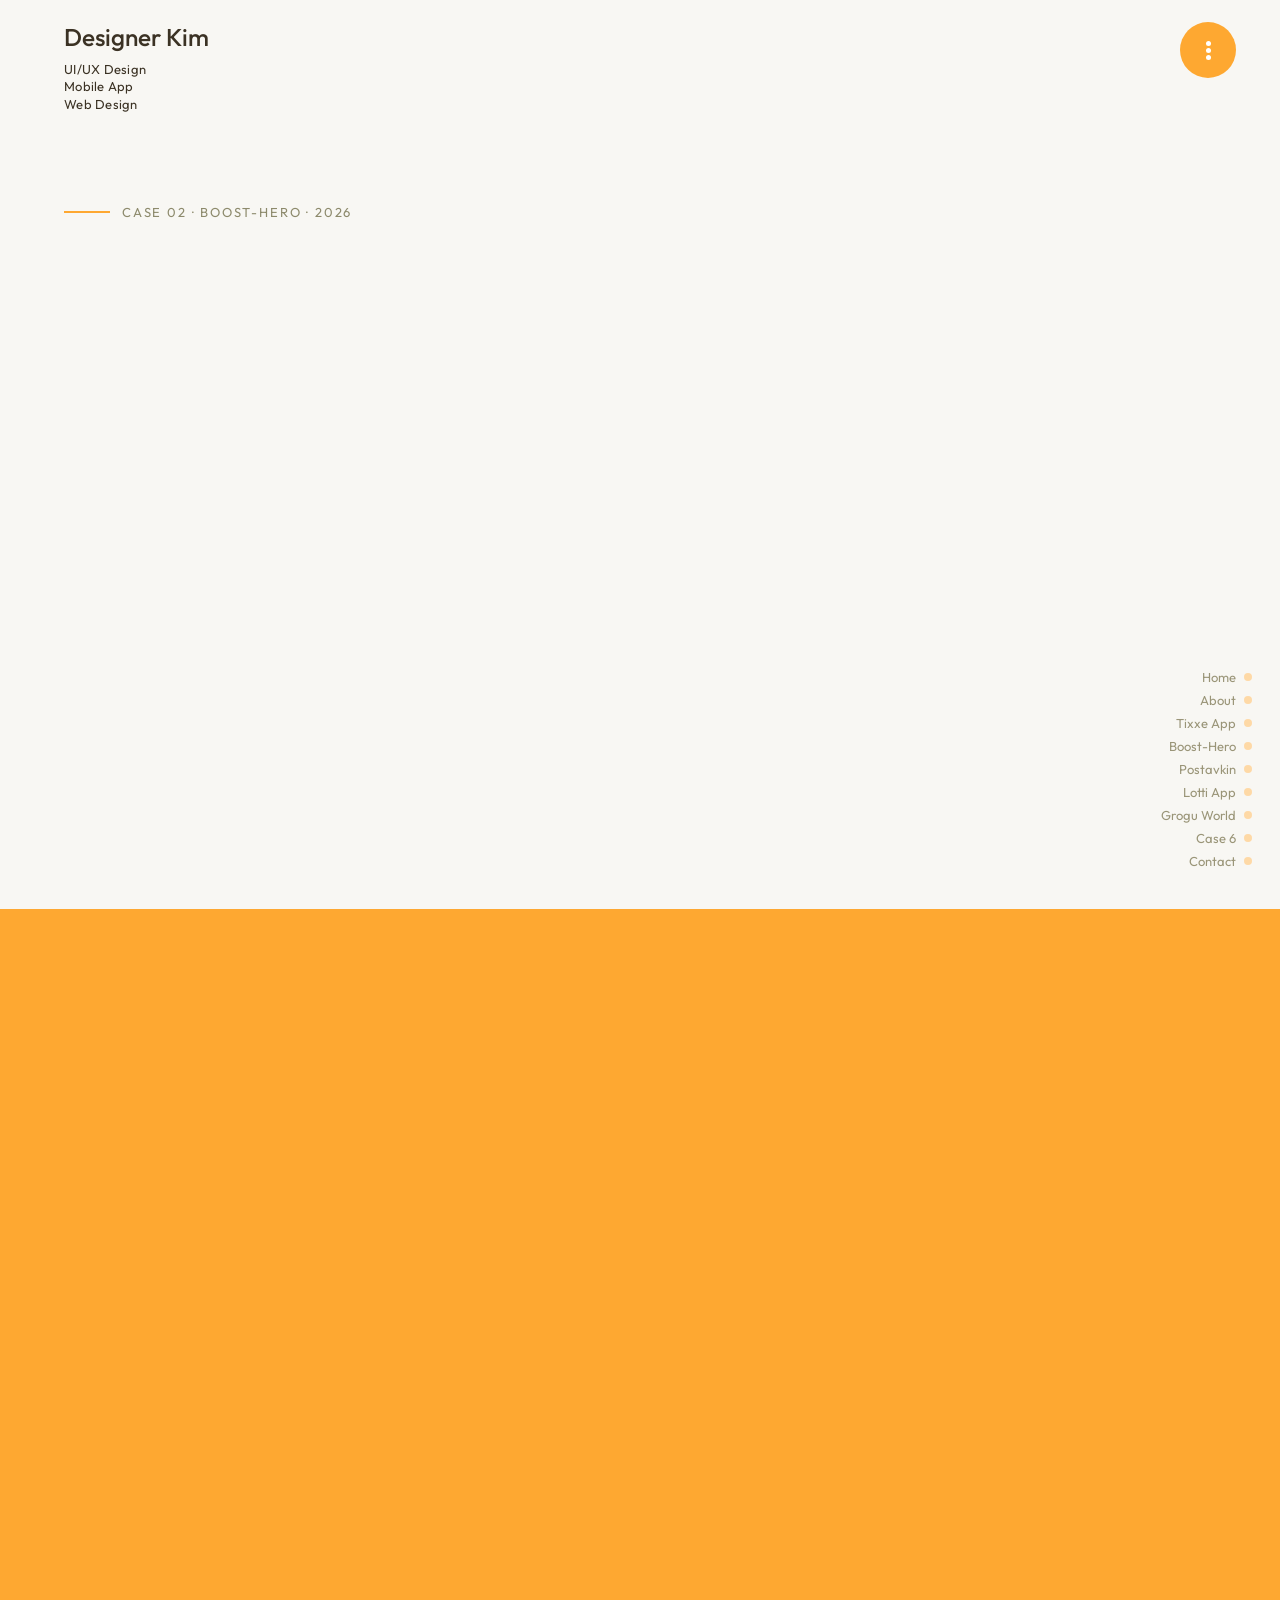
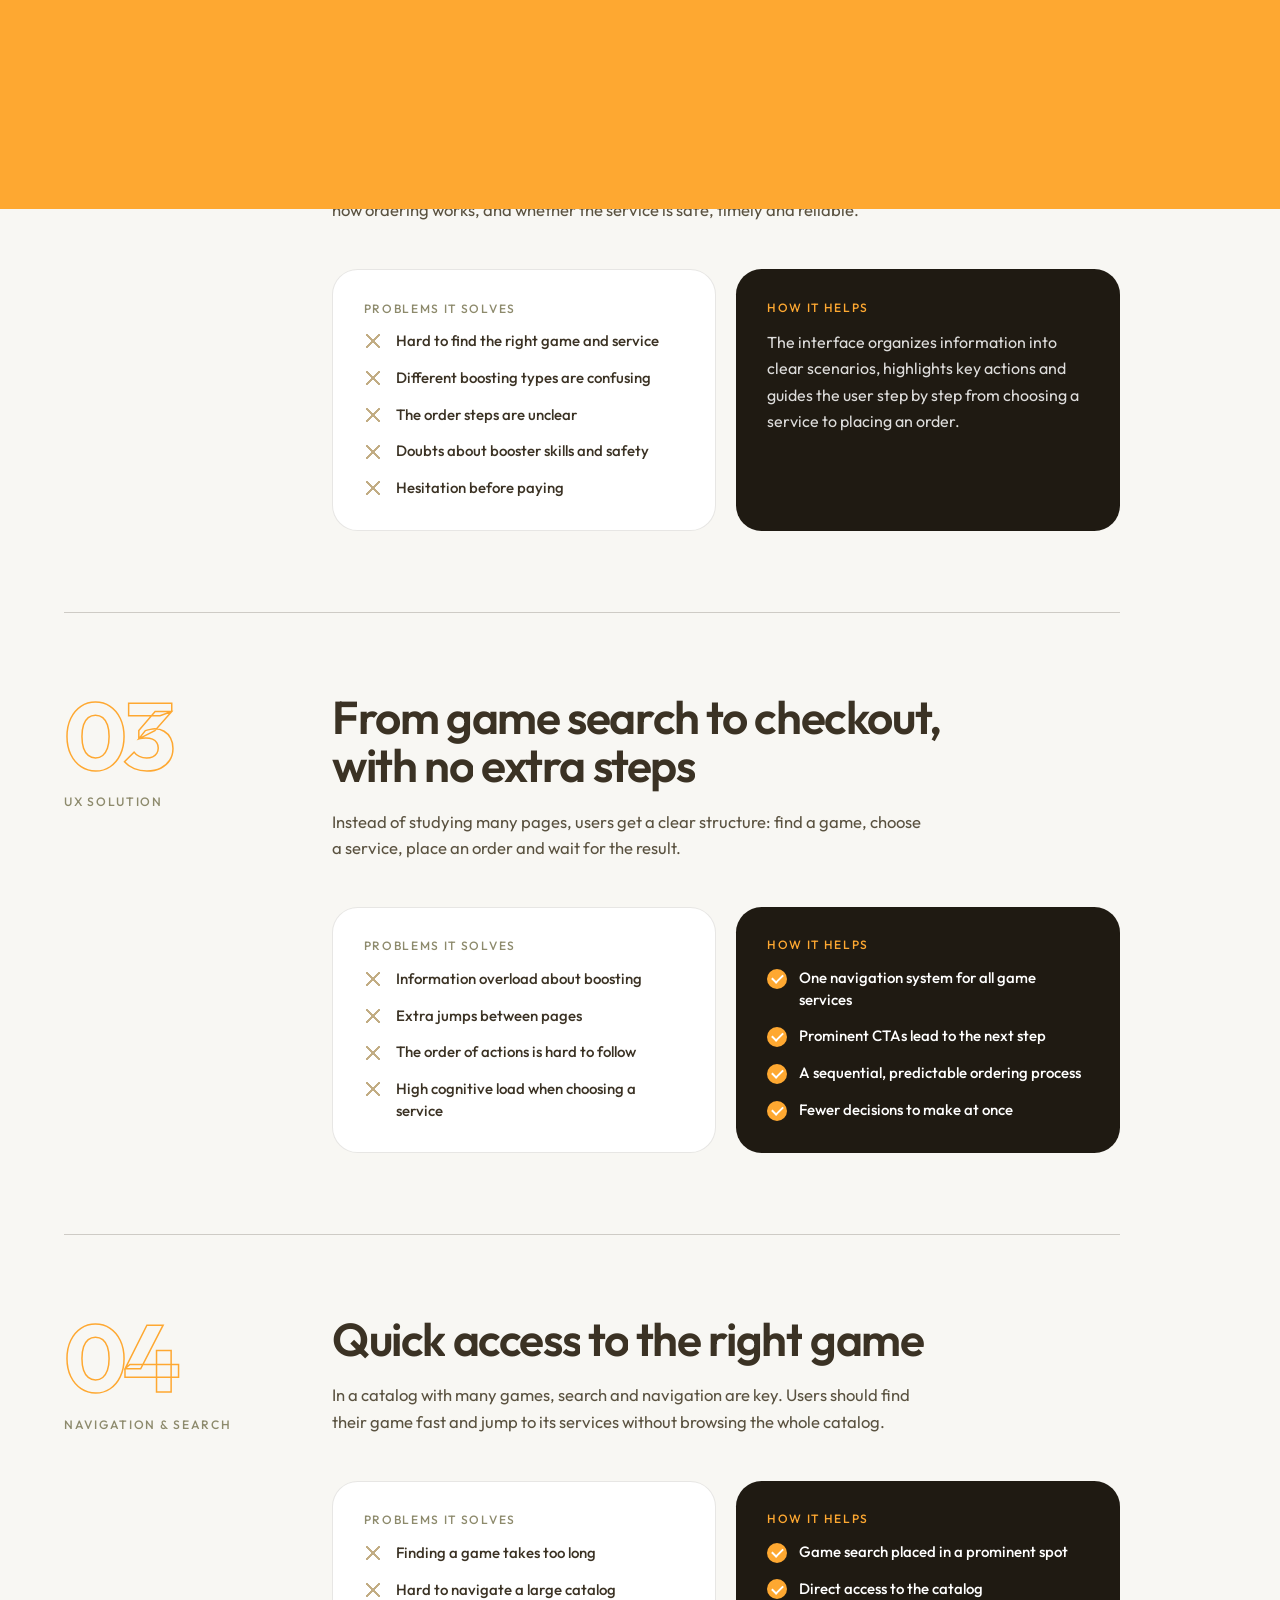
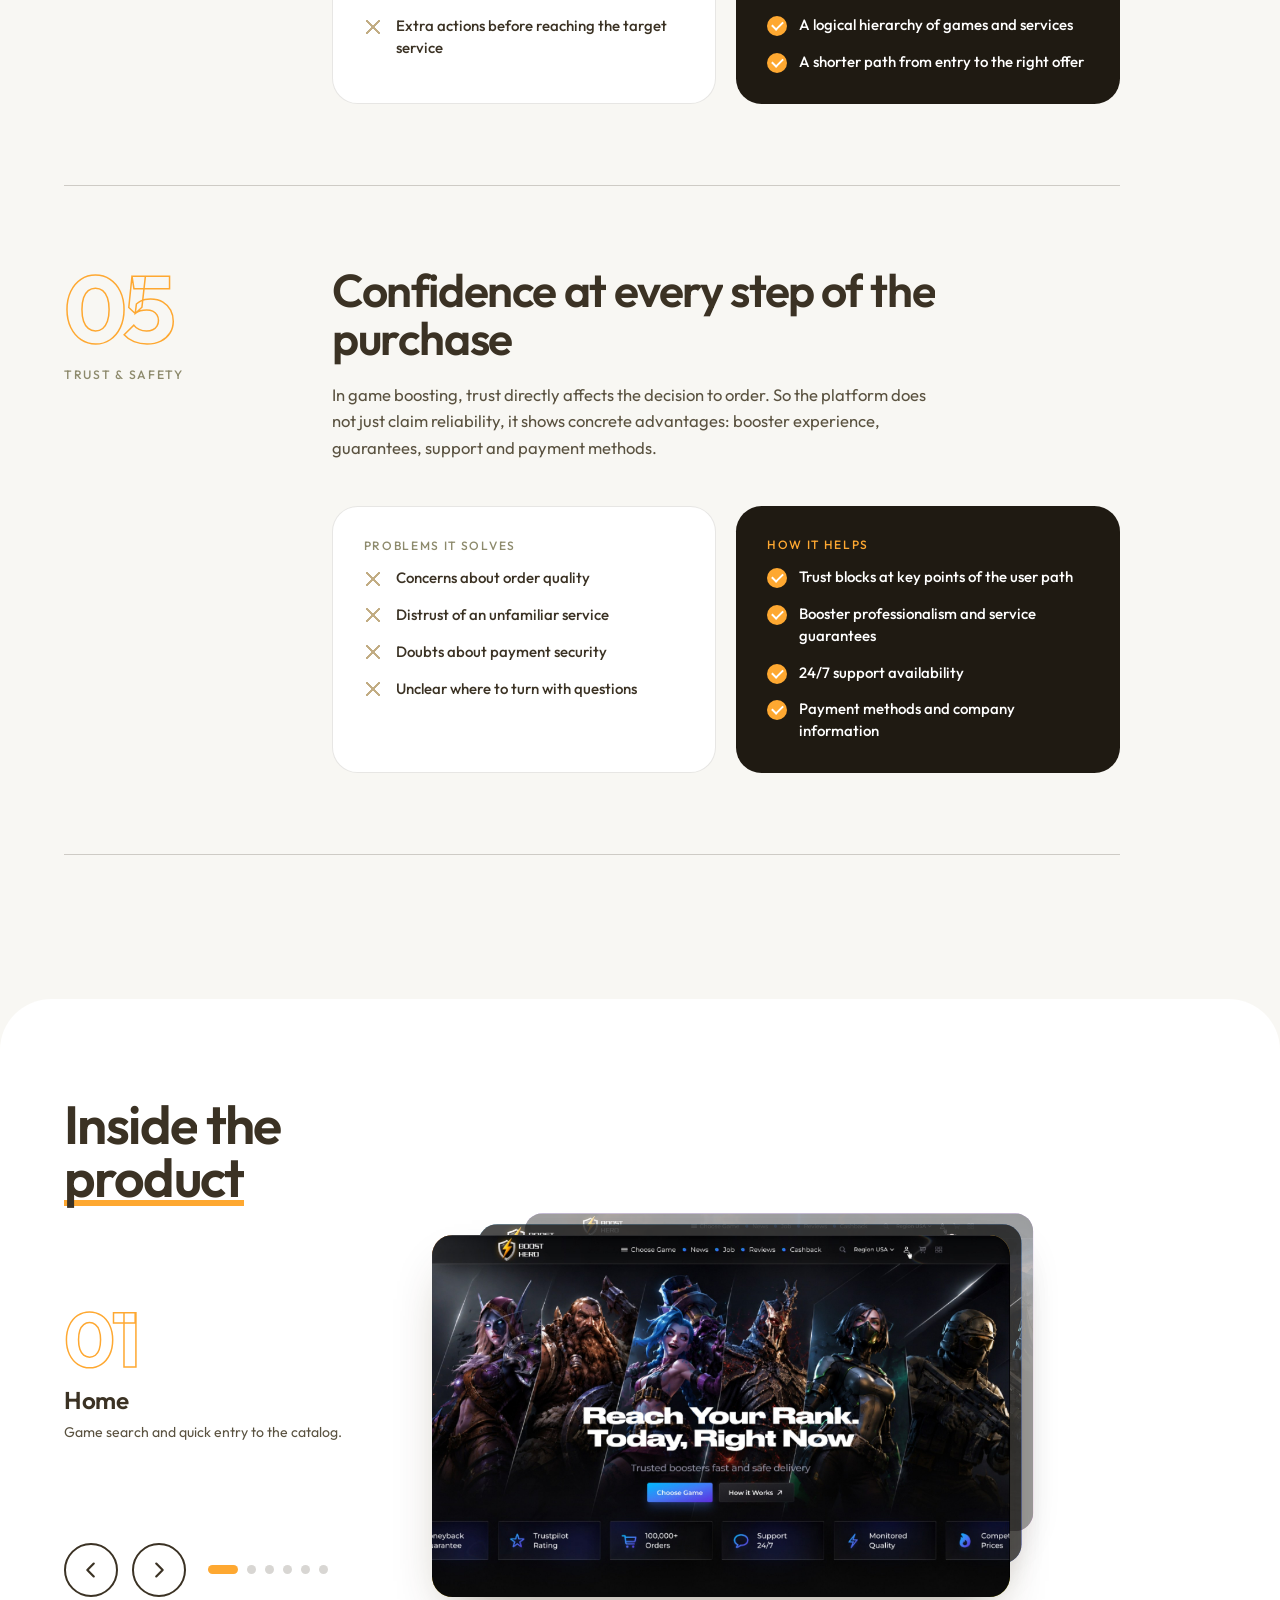
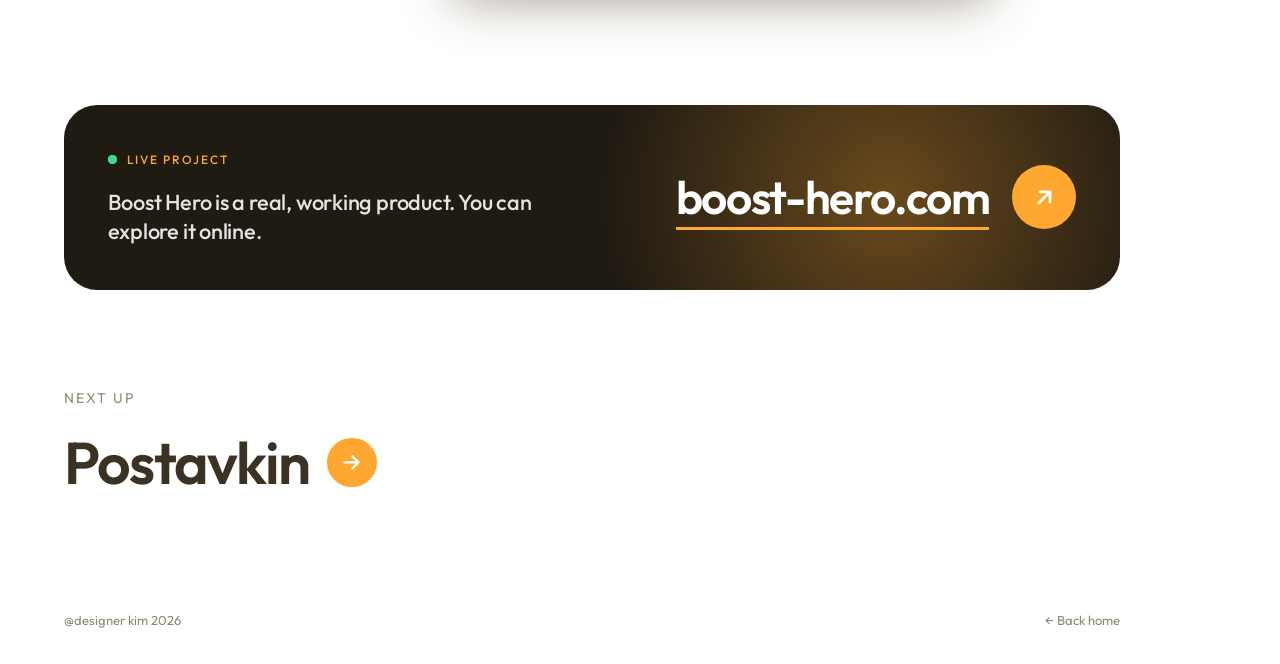
<file: case2.html>
<!DOCTYPE html>
<html lang="en" class="scroll"><head>
<meta charset="utf-8"><script>(function(){var d=document.documentElement;function s(){var h=(window.visualViewport&&visualViewport.height)||innerHeight;d.style.setProperty('--vh',(h*0.01).toFixed(3)+'px')}s();addEventListener('resize',s);addEventListener('orientationchange',function(){setTimeout(s,150)});if(window.visualViewport)visualViewport.addEventListener('resize',s)})();</script><meta name="theme-color" content="#f8f7f3"><meta name="viewport" content="width=device-width, initial-scale=1, viewport-fit=cover">
<title>Designer Kim - Boost-Hero</title>
<link rel="preconnect" href="https://fonts.googleapis.com"><link rel="preconnect" href="https://fonts.gstatic.com" crossorigin>
<link href="https://fonts.googleapis.com/css2?family=Outfit:wght@300;400;500;600&display=swap" rel="stylesheet">
<style>
html{--vh:1vh;-webkit-text-size-adjust:100%;text-size-adjust:100%}
:root{--padr:max(var(--pad),160px);--orange:#fea831;--ink:#3b3224;--bgc:#f8f7f3;--mut:#8d8a6c;--round:"Outfit","Avenir Next","Segoe UI",system-ui,"Apple SD Gothic Neo","Malgun Gothic","Noto Sans KR",sans-serif;--pad:clamp(20px,5vw,84px);--ease:cubic-bezier(.2,.8,.2,1)}
*{box-sizing:border-box}
html.scroll{height:auto;max-height:none;position:static;overflow-x:hidden;overflow-y:auto;overscroll-behavior:auto;scroll-behavior:smooth}
html.scroll body{height:auto;max-height:none;position:static;overflow:visible;contain:none;margin:0;background:var(--bgc);font-family:var(--round);color:var(--ink);touch-action:auto}
button{font:inherit;color:inherit}a{color:inherit}:focus-visible{outline:3px solid var(--orange);outline-offset:3px}
.brand{position:absolute;z-index:15;left:var(--pad);top:calc(clamp(16px,2vw,24px) + env(safe-area-inset-top,0px));line-height:1.35}
.brand a{display:block;text-decoration:none;font-weight:500;font-size:clamp(22px,1.9vw,32px);line-height:1.1;margin-bottom:10px}
.brand span{display:block;font-weight:400;font-size:clamp(13px,.95vw,16px);letter-spacing:.02em}
.side{position:fixed;z-index:15;right:clamp(16px,2.2vw,40px);bottom:clamp(16px,2.4vw,30px);display:flex;flex-direction:column;align-items:flex-end;gap:5px}
.side button{display:flex;align-items:center;gap:8px;background:none;border:0;padding:1px 0;cursor:pointer;font-size:13px;color:#9a9578;transition:color .2s}
.side button::after{content:"";width:8px;height:8px;border-radius:50%;background:#fed9a6;transition:background .2s}
.side button:hover{color:#000}.side button:hover::after{background:var(--orange)}
.side button.cur{color:#000;font-weight:500}.side button.cur::after{background:var(--orange)}

/* ---------- headline reveal: words slide up out of a mask ---------- */
.rv .w{display:inline-block;overflow:hidden;vertical-align:top;padding-bottom:.14em;margin-bottom:-.14em}
.rv .w>i{display:inline-block;font-style:normal;transform:translateY(112%) rotate(4deg);transform-origin:0 100%;transition:transform 1s var(--ease);transition-delay:calc(var(--n)*70ms + var(--d,0ms))}
.rv.in .w>i{transform:none}
.rv em{font-style:normal;background:linear-gradient(var(--orange),var(--orange)) 0 92%/0% .12em no-repeat;transition:background-size 1.1s var(--ease) .7s}
.rv.in em{background-size:100% .12em}
.fade{opacity:0;transform:translateY(22px);transition:opacity .9s ease,transform .9s var(--ease);transition-delay:var(--d,0ms)}
.fade.in{opacity:1;transform:none}


/* ---------- hero: title left, facts column right ---------- */
.hero{position:relative;display:grid;grid-template-columns:minmax(0,2.3fr) minmax(220px,.62fr);gap:var(--pad);align-items:end;padding:clamp(130px,21vh,220px) var(--padr) 0 var(--pad)}
.eyebrow{display:flex;align-items:center;gap:12px;font-size:clamp(13px,1vw,16px);letter-spacing:.14em;text-transform:uppercase;color:var(--mut)}
.eyebrow::before{content:"";width:46px;height:2px;background:var(--orange);transform-origin:0 50%;animation:line 1s var(--ease) 4.4s both}
@keyframes line{from{transform:scaleX(0)}}
.h1{margin:.28em 0 0;font-weight:600;letter-spacing:-.035em;line-height:.96;font-size:clamp(32px,4vw,80px)}
.h1 .sub{display:block;margin-top:clamp(20px,2.4vw,36px);font-size:clamp(15px,.2em,34px);letter-spacing:0;font-weight:400;line-height:1.3;color:var(--mut);max-width:24em}
.meta{display:flex;flex-direction:column;padding-bottom:.6em}
.meta>div{display:flex;justify-content:space-between;align-items:baseline;gap:16px;padding:14px 0;border-bottom:1px solid rgba(59,50,36,.18);position:relative}
.meta>div::after{content:"";position:absolute;left:0;bottom:-1px;height:2px;width:100%;background:var(--orange);transform:scaleX(0);transform-origin:0 50%;transition:transform .6s var(--ease)}
.meta>div:hover::after{transform:scaleX(1)}
.meta b{font-weight:500;font-size:12px;letter-spacing:.14em;text-transform:uppercase;color:var(--mut)}
.meta span{font-size:clamp(15px,1.15vw,19px);font-weight:500;text-align:right}

/* ---------- big image: opens from the centre ---------- */
.ph{position:relative;overflow:hidden;border-radius:clamp(18px,2.2vw,34px);isolation:isolate}
.big{margin:clamp(50px,10vh,110px) var(--padr) 0 var(--pad)}
.big .ph{aspect-ratio:2/1;background:linear-gradient(120deg,#2b2115,#5a3a12 55%,#fea831);clip-path:inset(0 50% 0 50% round 34px);transition:clip-path 1.5s var(--ease)}
.big.in .ph{clip-path:inset(0 0 0 0 round 34px)}
.hph{position:absolute;inset:0;z-index:-2;display:grid;place-items:center;font-weight:700;letter-spacing:-.04em;font-size:clamp(40px,9vw,160px);color:rgba(255,255,255,.16)}
.big .ph .in-img{position:absolute;inset:0;transform-origin:50% 0;transform:scale(var(--sc,1));will-change:transform;z-index:-1}
.big .ph .in-img img{display:block;width:100%;height:100%;object-fit:cover}

/* ---------- intro: lead left, kicker right ---------- */
.intro{position:relative;display:grid;grid-template-columns:minmax(0,1.7fr) minmax(120px,.5fr);gap:var(--pad);padding:clamp(100px,20vh,230px) var(--padr) clamp(60px,10vh,120px) var(--pad);align-items:start}
.kicker{font-size:clamp(14px,1.05vw,17px);letter-spacing:.14em;text-transform:uppercase;color:var(--mut);padding-top:.7em;text-align:right;order:2}
.lead{margin:0;font-weight:500;letter-spacing:-.02em;line-height:1.2;font-size:clamp(22px,2.6vw,44px)}

/* ---------- chips ---------- */
.chips{display:flex;flex-wrap:wrap;gap:10px;margin-top:clamp(26px,4.5vh,46px)}
.chips span{padding:9px 18px;border:1px solid rgba(59,50,36,.25);border-radius:99px;font-size:clamp(13px,1vw,15px);font-weight:500;opacity:0;transform:translateY(12px);transition:opacity .6s ease,transform .7s var(--ease),background .3s,color .3s,border-color .3s;transition-delay:calc(var(--k,0)*90ms + 300ms)}
.chips.in span{opacity:1;transform:none}
.chips span:hover{background:var(--orange);border-color:var(--orange);color:#fff;transition-delay:0s}

/* ---------- four story sections ---------- */
.secs{padding:0 var(--padr) clamp(90px,16vh,190px) var(--pad)}
.sec{position:relative;display:grid;grid-template-columns:minmax(150px,.55fr) minmax(0,2fr);gap:clamp(18px,4vw,70px);padding:clamp(50px,9vh,110px) 0}
.sec::before{content:"";position:absolute;left:0;right:0;top:0;height:1px;background:rgba(59,50,36,.22);transform:scaleX(0);transform-origin:0 50%;transition:transform 1.2s var(--ease)}
.sec.in::before{transform:scaleX(1)}
.sec:last-child{border-bottom:1px solid rgba(59,50,36,.22)}
.sec-l{position:sticky;top:clamp(90px,14vh,140px);align-self:start}
.num{display:block;font-weight:700;font-size:clamp(56px,7.4vw,124px);line-height:.9;letter-spacing:-.04em;color:transparent;-webkit-text-stroke:1.5px var(--orange);transition:color .5s ease}
.sec:hover .num{color:var(--orange)}
.lab{display:block;margin-top:16px;font-size:clamp(12px,.95vw,15px);letter-spacing:.14em;text-transform:uppercase;color:var(--mut);font-weight:500}
.sh{margin:0;font-weight:600;letter-spacing:-.03em;line-height:1.06;font-size:clamp(28px,3.6vw,60px);max-width:15em}
.st{margin:1.1em 0 0;font-size:clamp(16px,1.3vw,21px);line-height:1.6;color:#5a5240;max-width:36em}
.cols{display:grid;grid-template-columns:1fr 1fr;gap:clamp(14px,1.6vw,24px);margin-top:clamp(28px,5vh,56px)}
.card{border-radius:clamp(18px,2vw,28px);padding:clamp(22px,2.4vw,38px);transition:opacity .9s ease var(--d,0ms),transform .6s var(--ease),box-shadow .6s ease}
.card:hover{transform:translateY(-6px);box-shadow:0 30px 50px -28px rgba(80,50,10,.35)}
.card.pr{background:#fff;border:1px solid rgba(59,50,36,.12)}
.card.hl{background:#1f1a12;color:#fff}
.card h4{margin:0 0 1.2em;font-size:12px;letter-spacing:.14em;text-transform:uppercase;font-weight:500;color:var(--mut)}
.card.hl h4{color:var(--orange)}
.card ul{list-style:none;margin:0;padding:0;display:flex;flex-direction:column;gap:15px}
.card li{position:relative;padding-left:32px;font-size:clamp(15px,1.12vw,18px);line-height:1.45;font-weight:500;opacity:0;transform:translateX(-14px);transition:opacity .6s ease,transform .7s var(--ease);transition-delay:calc(var(--k,0)*90ms + 350ms)}
.card.in li{opacity:1;transform:none}
.card.pr li::before{content:"";position:absolute;left:2px;top:.28em;width:14px;height:14px;background:linear-gradient(45deg,transparent 44%,#c2ad84 44% 56%,transparent 56%),linear-gradient(-45deg,transparent 44%,#c2ad84 44% 56%,transparent 56%)}
.card.hl li::before{content:"";position:absolute;left:0;top:.12em;width:20px;height:20px;border-radius:50%;background:var(--orange)}
.card.hl li::after{content:"";position:absolute;left:7px;top:.33em;width:5px;height:9px;border:solid #fff;border-width:0 2px 2px 0;transform:rotate(45deg)}
.card ul.one li{padding-left:0;font-weight:400;font-size:clamp(16px,1.2vw,19px);line-height:1.65;color:rgba(255,255,255,.85)}
.card ul.one li::before,.card ul.one li::after{display:none}

/* ---------- gallery: light stacked deck on white ---------- */
.deck{background:#fff;border-radius:clamp(26px,4vw,64px) clamp(26px,4vw,64px) 0 0;padding:clamp(60px,11vh,130px) var(--padr) clamp(70px,12vh,140px) var(--pad)}
.deck-in{display:grid;grid-template-columns:minmax(240px,.75fr) minmax(0,1.7fr);grid-template-rows:auto 1fr auto;grid-template-areas:"head stack" "cap stack" "ctl stack";column-gap:var(--pad);row-gap:clamp(24px,4vh,44px)}
.h2{margin:0;font-weight:600;letter-spacing:-.03em;line-height:1;font-size:clamp(30px,4.2vw,72px);grid-area:head}
.cap{grid-area:cap;align-self:center;position:relative;z-index:30}
.cap .n{display:block;font-weight:700;font-size:clamp(46px,6vw,100px);line-height:.9;letter-spacing:-.04em;color:transparent;-webkit-text-stroke:1.5px var(--orange)}
.cap h3{margin:.5em 0 .3em;font-size:clamp(20px,1.9vw,32px);font-weight:600;letter-spacing:-.02em}
.cap p{margin:0;font-size:clamp(14px,1.1vw,18px);line-height:1.55;color:#5a5240;max-width:24em}
.cap.sw2>*{animation:capin .7s var(--ease) both}.cap.sw2 h3{animation-delay:.06s}.cap.sw2 p{animation-delay:.12s}
@keyframes capin{from{opacity:0;transform:translateY(14px)}to{opacity:1;transform:none}}
.ctl{grid-area:ctl;position:relative;z-index:30;display:flex;align-items:center;gap:14px}
.ctl .b{width:54px;height:54px;border-radius:50%;border:2px solid var(--ink);background:none;cursor:pointer;display:grid;place-items:center;transition:background .25s,color .25s,transform .3s var(--ease),border-color .25s}
.ctl .b:hover{background:var(--orange);border-color:var(--orange);color:#fff;transform:scale(1.07)}
.ctl svg{width:22px;height:22px;stroke:currentColor;stroke-width:2.4;fill:none;stroke-linecap:round;stroke-linejoin:round}
.dots3{display:flex;gap:9px;margin-left:8px}
.dots3 button{width:9px;height:9px;border-radius:99px;border:0;padding:0;background:rgba(59,50,36,.2);cursor:pointer;transition:width .4s var(--ease),background .3s}
.dots3 button.on{width:30px;background:var(--orange)}
.deck-r{grid-area:stack;position:relative;aspect-ratio:16/11.6;width:100%;cursor:pointer;touch-action:pan-y;user-select:none;-webkit-user-select:none;outline:none}
.c3{--d:0;position:absolute;left:0;bottom:0;width:84%;aspect-ratio:16/10;transform-origin:0 100%;z-index:calc(10 - var(--d));
 transform:translate(calc(var(--d)*8%),calc(var(--d)*-9%)) scale(calc(1 - var(--d)*.06));opacity:calc(1 - var(--d)*.3);
 transition:transform .8s var(--ease),opacity .6s ease}
.c3.out{z-index:20;opacity:0;transform:translate(-30%,-8%) rotate(-7deg);pointer-events:none;transition:transform .7s var(--ease),opacity .35s ease}
.c3.gone{opacity:0;pointer-events:none}
.c3 .ph{position:absolute;inset:0;border-radius:clamp(14px,1.6vw,24px);background:linear-gradient(160deg,hsl(var(--h) 92% 62%),hsl(calc(var(--h) + 32) 80% 44%));box-shadow:0 24px 50px -22px rgba(60,40,10,.45)}
.c3 .ph::before{content:"";position:absolute;left:0;right:0;top:0;height:9%;background:rgba(0,0,0,.22);z-index:-1}
.c3 .mk{position:absolute;left:7%;right:7%;top:17%;bottom:9%;display:flex;flex-direction:column;gap:7%;z-index:-1}
.c3 .mk b{font-weight:700;font-size:clamp(26px,3.4vw,56px);line-height:1;letter-spacing:-.04em;color:rgba(255,255,255,.9)}
.c3 .mk i{display:block;height:8%;border-radius:99px;background:rgba(255,255,255,.35)}.c3 .mk i:nth-of-type(2){width:70%}.c3 .mk i:nth-of-type(3){width:45%}
.c3 .mk u{display:block;margin-top:auto;width:30%;height:13%;border-radius:99px;background:rgba(255,255,255,.9);text-decoration:none}
.c3 img{position:absolute;inset:0;width:100%;height:100%;object-fit:cover;display:block;pointer-events:none;user-select:none}

/* ---------- live project link ---------- */
.live{background:#fff;padding:0 var(--padr) 0 var(--pad)}
.livecard{position:relative;display:flex;justify-content:space-between;align-items:center;gap:clamp(18px,3vw,40px);flex-wrap:wrap;padding:clamp(26px,3.4vw,54px);border-radius:clamp(22px,2.6vw,40px);background:#1f1a12;color:#fff;text-decoration:none;overflow:hidden;isolation:isolate;transition:transform .6s var(--ease),box-shadow .6s ease}
.livecard::before{content:"";position:absolute;right:-8%;top:50%;width:min(60%,640px);aspect-ratio:1;translate:0 -50%;border-radius:50%;background:radial-gradient(circle,rgba(254,168,49,.42),transparent 64%);z-index:-1;transition:transform .8s var(--ease),opacity .6s;opacity:.8}
.livecard:hover{transform:translateY(-6px);box-shadow:0 40px 60px -34px rgba(80,50,10,.55)}
.livecard:hover::before{transform:scale(1.25)}
.lv-k{display:inline-flex;align-items:center;gap:10px;font-size:12px;letter-spacing:.16em;text-transform:uppercase;color:var(--orange);font-weight:500}
.lv-k b{font-weight:500}
.pulse{position:relative;width:9px;height:9px;border-radius:50%;background:#3ddc84}
.pulse::after{content:"";position:absolute;inset:0;border-radius:50%;background:#3ddc84;animation:pl 1.8s ease-out infinite}
@keyframes pl{from{transform:scale(1);opacity:.7}to{transform:scale(3.2);opacity:0}}
.lv-l p{margin:.9em 0 0;font-size:clamp(17px,1.7vw,27px);line-height:1.35;font-weight:500;letter-spacing:-.01em;max-width:21em;color:rgba(255,255,255,.88)}
.lv-r{display:flex;align-items:center;gap:clamp(14px,1.8vw,26px)}
.lv-url{font-weight:600;letter-spacing:-.03em;line-height:1.1;font-size:clamp(26px,3.6vw,60px)}
.lv-url .u{background:linear-gradient(var(--orange),var(--orange)) 0 100%/100% .07em no-repeat;transition:background-size .6s var(--ease);padding-bottom:.08em}
.livecard:hover .lv-url .u{background-size:0 .07em;background-position:100% 100%}
.livecard .arr{flex:none;width:clamp(48px,5vw,76px);aspect-ratio:1;border-radius:50%;background:var(--orange);color:#fff;display:grid;place-items:center;transition:transform .5s var(--ease)}
.livecard .arr svg{width:42%;height:42%;stroke:currentColor;stroke-width:2.4;fill:none;stroke-linecap:round;stroke-linejoin:round}
.livecard:hover .arr{transform:rotate(45deg) scale(1.08)}
.livecard:focus-visible{outline-offset:6px}
.live+.outro{padding-top:clamp(60px,11vh,130px)}
.outro .kicker{order:0;text-align:left;padding-top:0}

/* ---------- outro ---------- */
.outro{padding:clamp(90px,17vh,200px) var(--padr) clamp(50px,10vh,110px) var(--pad);display:flex;flex-direction:column;align-items:flex-start;gap:26px;background:#fff}
.nextbtn{display:inline-flex;align-items:center;gap:18px;background:none;border:0;padding:0;cursor:pointer;font-weight:600;letter-spacing:-.03em;line-height:1;font-size:clamp(30px,4.6vw,80px)}
.nextbtn .arr{flex:none;width:1.05em;height:1.05em;border-radius:50%;background:var(--orange);color:#fff;display:grid;place-items:center;font-size:.8em;line-height:0;transition:transform .5s var(--ease)}
.nextbtn .arr svg{width:46%;height:46%;display:block;stroke:currentColor;stroke-width:2.4;fill:none;stroke-linecap:round;stroke-linejoin:round}
.nextbtn:hover .arr{transform:rotate(-45deg) scale(1.08)}
.nextbtn span.t{background:linear-gradient(var(--ink),var(--ink)) 0 100%/0 .06em no-repeat;transition:background-size .6s var(--ease)}
.nextbtn:hover span.t{background-size:100% .06em}
.foot{display:flex;justify-content:space-between;gap:16px;flex-wrap:wrap;padding:30px var(--padr) 36px var(--pad);background:#fff;font-size:13px;color:var(--mut)}
.foot a{text-decoration:none}.foot a:hover{color:var(--ink)}

/* ---------- responsive ---------- */
@media (min-width:821px) and (max-width:1280px){.h1{font-size:3.55vw}}
@media (max-width:820px){
 :root{--padr:var(--pad)}
 .hero{grid-template-columns:1fr;gap:34px}
 .meta{padding-bottom:0}
 .intro{grid-template-columns:1fr;gap:18px}.kicker{order:0;text-align:left}
 .sec{grid-template-columns:1fr;gap:18px}.sec-l{position:static;display:flex;align-items:baseline;gap:18px}.sec-l .lab{margin:0}.sec .num{font-size:60px}.cols{grid-template-columns:1fr}
 .side{display:none}
 .lv-r{width:100%;justify-content:space-between}
 .big .ph{aspect-ratio:16/10}
 .deck-in{grid-template-columns:1fr;grid-template-areas:"head" "stack" "cap" "ctl"}
 .deck-r{margin-top:6px}
}
@media (prefers-reduced-motion:reduce){.rv .w>i,.fade,.big .ph,.sec::before,.card li,.chips span{transition:none!important;animation:none!important}.c3{transition:none}}
@media(max-width:820px){.big .ph{border-radius:6px;clip-path:inset(0 50% 0 50% round 6px)}.big.in .ph{clip-path:inset(0 0 0 0 round 6px)}}
#h1 .ht{display:block}
#h1.rv .w{overflow:visible}
#h1.rv .w>i{transform:none!important;transition:none!important}
#h1.rv .ht{clip-path:inset(-12% 101% -22% -2%);transform:translateX(-26px);opacity:.001;transition:clip-path 1.7s cubic-bezier(.22,.61,.36,1) .05s,transform 1.7s cubic-bezier(.22,.61,.36,1) .05s,opacity .5s ease .05s}
#h1.rv.in .ht{clip-path:inset(-12% -2% -22% -2%);transform:none;opacity:1}
@media(max-width:820px){body .big{margin-top:40px}body .intro{padding-top:52px;padding-bottom:56px}body .secs{padding-bottom:72px}body .deck{padding-top:64px;padding-bottom:72px}body .outro{padding-top:64px;padding-bottom:64px}}
.loader .bgfade{animation-duration:4.2s}.ring{animation:spin 4.2s linear forwards,txt 4.2s ease-in forwards}
@media(max-width:820px){body .big .ph{aspect-ratio:16/10}body .intro{padding-top:40px}body .intro>.kicker:first-child,body .intro .kicker:first-child{padding-top:0;margin-top:0}}
</style><link rel="stylesheet" href="common.css"><link rel="stylesheet" href="responsive.css"><link rel="icon" href="/favicon.ico" sizes="any">
</head>
<body data-page="c2">
<div class="brand"><a href="index.html" data-go>Designer Kim</a><span data-i="b1">UI/UX Design</span><span data-i="b2">Mobile App</span><span data-i="b3">Web Design</span></div>
<main>
 <header class="hero">
  <div>
   <div class="eyebrow fade in" style="animation:none;--d:0ms" data-t="eb">Case 02 · Boost-Hero · 2026</div>
   <h1 class="h1 rv" id="h1" data-start="4400"><span class="ht" data-t="h1">Boost-Hero: a small push, a big <em>result.</em></span><span class="sub fade" data-t="sub" style="--d:350ms">x</span></h1>
  </div>
  <div class="meta fade" style="--d:550ms" data-start="4400">
   <div><b data-t="role">Role</b><span data-t="role_v">x</span></div>
   <div><b data-t="scope">Scope</b><span data-t="scope_v">x</span></div>
   <div><b data-t="year">Year</b><span>2026</span></div>
   <div><b data-t="plat">Platform</b><span data-t="plat_v">x</span></div>
  </div>
 </header>

 <section class="big" id="big" data-start="5500"><div class="ph"><div class="hph">Boost-Hero</div><div class="in-img"><img src="boost-hero.jpg" alt="Boost-Hero key visual" width="1775" height="886" onerror="this.remove()"></div></div></section>

 <section class="intro">
  <div class="kicker fade" data-t="story">The story</div>
  <div><p class="lead rv" id="lead" data-t="lead">x</p><div class="chips fade" data-chp="chips"></div></div>
 </section>

 <section class="secs">
  <article class="sec"><div class="sec-l"><span class="num">02</span><span class="lab" data-t="s0_k">x</span></div><div class="sec-r"><h3 class="sh rv" data-t="s0_h">x</h3><p class="st fade" data-t="s0_t">x</p><div class="cols"><div class="card pr fade"><h4 data-t="lp">x</h4><ul data-ls="s0_p"></ul></div><div class="card hl fade" style="--d:120ms"><h4 data-t="lh">x</h4><ul data-ls="s0_l"></ul></div></div></div></article>
  <article class="sec"><div class="sec-l"><span class="num">03</span><span class="lab" data-t="s1_k">x</span></div><div class="sec-r"><h3 class="sh rv" data-t="s1_h">x</h3><p class="st fade" data-t="s1_t">x</p><div class="cols"><div class="card pr fade"><h4 data-t="lp">x</h4><ul data-ls="s1_p"></ul></div><div class="card hl fade" style="--d:120ms"><h4 data-t="lh">x</h4><ul data-ls="s1_l"></ul></div></div></div></article>
  <article class="sec"><div class="sec-l"><span class="num">04</span><span class="lab" data-t="s2_k">x</span></div><div class="sec-r"><h3 class="sh rv" data-t="s2_h">x</h3><p class="st fade" data-t="s2_t">x</p><div class="cols"><div class="card pr fade"><h4 data-t="lp">x</h4><ul data-ls="s2_p"></ul></div><div class="card hl fade" style="--d:120ms"><h4 data-t="lh">x</h4><ul data-ls="s2_l"></ul></div></div></div></article>
  <article class="sec"><div class="sec-l"><span class="num">05</span><span class="lab" data-t="s3_k">x</span></div><div class="sec-r"><h3 class="sh rv" data-t="s3_h">x</h3><p class="st fade" data-t="s3_t">x</p><div class="cols"><div class="card pr fade"><h4 data-t="lp">x</h4><ul data-ls="s3_p"></ul></div><div class="card hl fade" style="--d:120ms"><h4 data-t="lh">x</h4><ul data-ls="s3_l"></ul></div></div></div></article>
 </section>

 <section class="deck" id="deck">
  <div class="deck-in">
   <h2 class="h2 rv" id="gh" data-t="gh">Inside the <em>product</em></h2>
   <div class="deck-r" id="stack" tabindex="0" aria-label="Screens"><div class="c3" style="--i:0;--h:28" data-n="0"><div class="ph"><div class="mk"><b>01</b><i></i><i></i><i></i><u></u></div><img src="boost-1.jpg" alt="" width="1600" height="1000" draggable="false"  onerror="this.remove()"></div></div><div class="c3" style="--i:1;--h:200" data-n="1"><div class="ph"><div class="mk"><b>02</b><i></i><i></i><i></i><u></u></div><img src="boost-2.jpg" alt="" width="1600" height="1000" draggable="false"  onerror="this.remove()"></div></div><div class="c3" style="--i:2;--h:262" data-n="2"><div class="ph"><div class="mk"><b>03</b><i></i><i></i><i></i><u></u></div><img src="boost-3.jpg" alt="" width="1600" height="1000" draggable="false" loading="lazy" onerror="this.remove()"></div></div><div class="c3" style="--i:3;--h:340" data-n="3"><div class="ph"><div class="mk"><b>04</b><i></i><i></i><i></i><u></u></div><img src="boost-4.jpg" alt="" width="1600" height="1000" draggable="false" loading="lazy" onerror="this.remove()"></div></div><div class="c3" style="--i:4;--h:152" data-n="4"><div class="ph"><div class="mk"><b>05</b><i></i><i></i><i></i><u></u></div><img src="boost-5.jpg" alt="" width="1600" height="1000" draggable="false" loading="lazy" onerror="this.remove()"></div></div><div class="c3" style="--i:5;--h:12" data-n="5"><div class="ph"><div class="mk"><b>06</b><i></i><i></i><i></i><u></u></div><img src="boost-6.jpg" alt="" width="1600" height="1000" draggable="false" loading="lazy" onerror="this.remove()"></div></div></div>
   <div class="cap" id="cap"><span class="n" id="cn">01</span><h3 id="ct"></h3><p id="cd"></p></div>
   <div class="ctl"><button class="b" id="prev" aria-label="Previous" data-ta="prev"><svg viewBox="0 0 24 24"><path d="M15 5l-7 7 7 7"/></svg></button><button class="b" id="next" aria-label="Next" data-ta="nxt"><svg viewBox="0 0 24 24"><path d="M9 5l7 7-7 7"/></svg></button><div class="dots3" id="dots3"></div></div>
  </div>
 </section>

 <section class="live fade"><a class="livecard" href="http://boost-hero.com/" target="_blank" rel="noopener"><div class="lv-l"><span class="lv-k"><i class="pulse"></i><b data-t="live_k">Live project</b></span><p data-t="live_t">x</p></div><div class="lv-r"><span class="lv-url"><span class="u">boost-hero.com</span></span><span class="arr"><svg viewBox="0 0 24 24" aria-hidden="true"><path d="M7 17 17 7M8 7h9v9"/></svg></span></div></a></section>

 <section class="outro">
  <div class="kicker fade" data-t="next">Next up</div>
  <button class="nextbtn fade" data-k="c3" style="--d:100ms"><span class="t" data-t="nx">Let's talk</span><span class="arr"><svg viewBox="0 0 24 24" aria-hidden="true"><path d="M4.5 12h15M13 5.5 19.5 12 13 18.5"/></svg></span></button>
 </section>
 <footer class="foot"><span>@designer kim 2026</span><a href="index.html" data-go data-t="back">← Back home</a></footer>
</main>
<div class="side" aria-label="Sections"><button data-k="home" data-i="m_home">Home</button><button data-k="about" data-i="m_about">About</button><button data-k="c1" data-i="m_c1">Tixxe App</button><button data-k="c2" data-i="m_c2">Boost-Hero</button><button data-k="c3" data-i="m_c3">Postavkin</button><button data-k="c4" data-i="m_c4">Lotti App</button><button data-k="c5" data-i="m_c5">Grogu World</button><button data-k="c6" data-i="m_c6">Case 6</button><button data-k="contact" data-i="m_contact">Contact</button></div>
<nav class="nav" id="nav" aria-label="Main menu">
 <button class="tog" id="tog" aria-expanded="false" aria-controls="list" aria-label="Open menu"><span class="dots"><span><i></i><i></i><i></i></span></span><span class="x"></span></button>
 <div class="list" id="list">
  <button data-k="home" data-i="m_home">Home</button>
  <button data-k="about" data-i="m_about">About</button>
  <div class="grp" data-i="m_case">Case</div>
  <button class="sub" data-k="c1" data-i="m_c1">Tixxe App</button><button class="sub" data-k="c2" data-i="m_c2">Boost-Hero</button><button class="sub" data-k="c3" data-i="m_c3">Postavkin</button><button class="sub" data-k="c4" data-i="m_c4">Lotti App</button><button class="sub" data-k="c5" data-i="m_c5">Grogu World</button><button class="sub" data-k="c6" data-i="m_c6">Case 6</button>
  <button data-k="contact" style="margin-top:8px" data-i="m_contact">Contact</button>
  <button class="lg-btn" id="lgBtn" aria-expanded="false" aria-controls="lgRow"><span class="lg-ico globe" id="lgIco"></span><span data-i="lang">Language</span></button>
  <div class="lg-row" id="lgRow"></div>
 </div>
</nav>
<div class="sheet" id="sheet" role="dialog" aria-modal="true" aria-labelledby="sh"><div class="box"><button class="cl" id="cl" aria-label="Close">×</button><h2 id="sh"></h2><div id="sb"></div></div></div>

<div class="loader" id="loader" aria-hidden="true"><div class="bgfade"></div>
 <svg class="ring" viewBox="-30 -30 360 360"><defs><path id="c" d="M150,150 m-140,0 a140,140 0 1,1 280,0 a140,140 0 1,1 -280,0"/></defs>
 <text><textPath id="rt" href="#c" textLength="868" lengthAdjust="spacing">Moving pixels since 2016. Still not done. Moving pixels since 2016. Still not done.</textPath></text></svg><div class="inside"><small data-i="ld_s">Your idea +<br>my obsession =</small><b data-i="ld_b">“Magic”</b></div></div>
<script src="app.js"></script>
<script>
(function(){
 function split(el){if(el.dataset.s)return;el.dataset.s=1;let n=0;
  (function walk(node){[...node.childNodes].forEach(c=>{
   if(c.nodeType===3){const f=document.createDocumentFragment();c.textContent.split(/(\s+)/).forEach(p=>{if(!p)return;if(/^\s+$/.test(p)){f.appendChild(document.createTextNode(' '));return}
     const w=document.createElement('span');w.className='w';const i=document.createElement('i');i.textContent=p;i.style.setProperty('--n',n++);w.appendChild(i);f.appendChild(w)});c.replaceWith(f)}
   else if(c.nodeType===1&&!c.classList.contains('sub')&&c.tagName!=='EM'){walk(c)}
   else if(c.tagName==='EM'){const t=c.textContent;c.textContent='';const w=document.createElement('span');w.className='w';const i=document.createElement('i');i.textContent=t;i.style.setProperty('--n',n++);w.appendChild(i);c.appendChild(w)}
  })})(el)}
 const C={"en": {"eb": "Case 02 · Boost-Hero · 2026", "h1": "The path to in-game goals:<br><em>simpler and faster</em>", "sub": "Boost Hero is an online platform for professional game boosting: rank ups, raids, dungeons and in-game rewards.", "role": "Role", "role_v": "Senior Interface Designer", "scope": "Scope", "scope_v": "UX/UI, Web design", "year": "Year", "plat": "Industry", "plat_v": "Game boosting", "story": "About the project", "lead": "Boost Hero helps players reach their goals in video games with professional boosters. My task was to build a clear user path from choosing a game to placing an order, with focus on easy navigation, a transparent process and <em>trust</em> in the service.", "chips": ["Rank boosting", "Raids", "Dungeons", "In-game rewards"], "lp": "Problems it solves", "lh": "How it helps", "gh": "Inside the <em>product</em>", "hint": "Scroll to rotate", "next": "Next up", "nx": "Postavkin", "back": "← Back home", "s0_k": "Problem", "s0_h": "A hard choice among many game services", "s0_t": "Players arrive with a specific goal, yet must understand the available services, how ordering works, and whether the service is safe, timely and reliable.", "s0_p": ["Hard to find the right game and service", "Different boosting types are confusing", "The order steps are unclear", "Doubts about booster skills and safety", "Hesitation before paying"], "s0_l": ["The interface organizes information into clear scenarios, highlights key actions and guides the user step by step from choosing a service to placing an order."], "s1_k": "UX solution", "s1_h": "From game search to checkout, with no extra steps", "s1_t": "Instead of studying many pages, users get a clear structure: find a game, choose a service, place an order and wait for the result.", "s1_p": ["Information overload about boosting", "Extra jumps between pages", "The order of actions is hard to follow", "High cognitive load when choosing a service"], "s1_l": ["One navigation system for all game services", "Prominent CTAs lead to the next step", "A sequential, predictable ordering process", "Fewer decisions to make at once"], "s2_k": "Navigation & search", "s2_h": "Quick access to the right game", "s2_t": "In a catalog with many games, search and navigation are key. Users should find their game fast and jump to its services without browsing the whole catalog.", "s2_p": ["Finding a game takes too long", "Hard to navigate a large catalog", "Extra actions before reaching the target service"], "s2_l": ["Game search placed in a prominent spot", "Direct access to the catalog", "A logical hierarchy of games and services", "A shorter path from entry to the right offer"], "s3_k": "Trust & safety", "s3_h": "Confidence at every step of the purchase", "s3_t": "In game boosting, trust directly affects the decision to order. So the platform does not just claim reliability, it shows concrete advantages: booster experience, guarantees, support and payment methods.", "s3_p": ["Concerns about order quality", "Distrust of an unfamiliar service", "Doubts about payment security", "Unclear where to turn with questions"], "s3_l": ["Trust blocks at key points of the user path", "Booster professionalism and service guarantees", "24/7 support availability", "Payment methods and company information"], "scr": [["Home", "Game search and quick entry to the catalog."], ["Game catalog", "All directions in one navigation system."], ["Service page", "Clear boosting options and a key CTA."], ["Checkout", "A sequential process with no extra decisions."], ["Trust", "Guarantees, booster experience and payment methods."], ["Support", "24/7 help at every stage."]], "live_k": "Live project", "live_t": "Boost Hero is a real, working product. You can explore it online.", "prev": "Previous", "nxt": "Next"}, "ru": {"eb": "Кейс 02 · Boost-Hero · 2026", "h1": "Путь к игровым достижениям<br>— <em>проще и быстрее</em>", "sub": "Boost Hero — онлайн-платформа профессионального игрового бустинга: повышение ранга, рейды, подземелья и внутриигровые награды.", "role": "Роль", "role_v": "Ведущий дизайнер интерфейсов", "scope": "Задачи", "scope_v": "UX/UI, веб-дизайн", "year": "Год", "plat": "Сфера", "plat_v": "Игровой бустинг", "story": "О проекте", "lead": "Boost Hero помогает игрокам достигать желаемых результатов в видеоиграх с помощью профессиональных бустеров. Моя задача — выстроить понятный путь от выбора игры до оформления заказа: удобная навигация, прозрачный процесс и <em>доверие</em> к сервису.", "chips": ["Повышение ранга", "Рейды", "Подземелья", "Внутриигровые награды"], "lp": "Какие проблемы решает", "lh": "Как помогает", "gh": "Внутри <em>продукта</em>", "hint": "Листайте, чтобы вращать", "next": "Далее", "nx": "Postavkin", "back": "← На главную", "s0_k": "Проблема", "s0_h": "Сложный выбор среди множества игровых услуг", "s0_t": "Игроки приходят с конкретной целью, но должны разобраться в доступных услугах, понять, как устроен заказ, и оценить безопасность, сроки и надёжность исполнителей.", "s0_p": ["Сложно найти нужную игру и услугу", "Непонятны типы бустинга", "Неясны этапы оформления заказа", "Сомнения в квалификации исполнителей и безопасности", "Неуверенность перед оплатой"], "s0_l": ["Интерфейс организует информацию по понятным сценариям, выделяет ключевые действия и последовательно ведёт пользователя от выбора услуги к оформлению заказа."], "s1_k": "UX-решение", "s1_h": "От поиска игры до оформления заказа — без лишних шагов", "s1_t": "Вместо изучения множества страниц пользователь получает понятную структуру: найти игру, выбрать услугу, оформить заказ и дождаться результата.", "s1_p": ["Перегруженность информацией о бустинге", "Лишние переходы между страницами", "Непонятная последовательность действий", "Высокая когнитивная нагрузка при выборе услуги"], "s1_l": ["Единая система навигации по игровым услугам", "Заметные CTA ведут к следующему шагу", "Последовательный и предсказуемый процесс заказа", "Меньше решений, которые нужно принять одновременно"], "s2_k": "Навигация и поиск", "s2_h": "Быстрый доступ к нужной игре", "s2_t": "В большом каталоге поиск и навигация — ключевые элементы опыта. Пользователь должен быстро находить игру и переходить к её услугам, не изучая весь каталог вручную.", "s2_p": ["Долгий поиск нужной игры", "Сложно ориентироваться в большом каталоге", "Лишние действия на пути к целевой услуге"], "s2_l": ["Поиск игры вынесен на видное место", "Прямой доступ к каталогу", "Логичная иерархия игр и услуг", "Короткий путь от входа на сайт до подходящего предложения"], "s3_k": "Доверие и безопасность", "s3_h": "Уверенность на каждом этапе покупки", "s3_t": "В игровом бустинге доверие напрямую влияет на готовность оформить заказ. Платформа не просто заявляет о надёжности, а показывает конкретные преимущества: опыт исполнителей, гарантии, поддержку и способы оплаты.", "s3_p": ["Опасения по поводу качества выполнения", "Недоверие к неизвестному сервису", "Сомнения в безопасности оплаты", "Непонятно, куда обращаться с вопросами"], "s3_l": ["Блоки доверия в ключевых точках пути пользователя", "Профессионализм исполнителей и гарантии сервиса", "Круглосуточная поддержка", "Платёжные методы и информация о компании"], "scr": [["Главная", "Поиск игры и быстрый вход в каталог."], ["Каталог игр", "Все направления в единой навигации."], ["Страница услуги", "Понятные варианты бустинга и ключевой CTA."], ["Оформление заказа", "Последовательный процесс без лишних решений."], ["Доверие", "Гарантии, опыт исполнителей и способы оплаты."], ["Поддержка", "Круглосуточная помощь на каждом этапе."]], "live_k": "Живой проект", "live_t": "Boost Hero — реальный работающий продукт. Его можно посмотреть онлайн.", "prev": "Назад", "nxt": "Вперёд"}, "de": {"eb": "Case 02 · Boost-Hero · 2026", "h1": "Der Weg zu Spielerfolgen:<br><em>einfacher und schneller</em>", "sub": "Boost Hero ist eine Online-Plattform für professionelles Game-Boosting: Rang-Aufstieg, Raids, Dungeons und Ingame-Belohnungen.", "role": "Rolle", "role_v": "Senior Interface Designer", "scope": "Umfang", "scope_v": "UX/UI, Webdesign", "year": "Jahr", "plat": "Branche", "plat_v": "Game-Boosting", "story": "Über das Projekt", "lead": "Boost Hero hilft Spielern, ihre Ziele in Videospielen mit professionellen Boostern zu erreichen. Meine Aufgabe war ein klarer Nutzerweg von der Spielauswahl bis zur Bestellung – mit einfacher Navigation, transparentem Ablauf und <em>Vertrauen</em> in den Service.", "chips": ["Rang-Boosting", "Raids", "Dungeons", "Ingame-Belohnungen"], "lp": "Gelöste Probleme", "lh": "So hilft es", "gh": "Im Inneren des <em>Produkts</em>", "hint": "Scrollen zum Drehen", "next": "Als Nächstes", "nx": "Postavkin", "back": "← Zur Startseite", "s0_k": "Problem", "s0_h": "Schwierige Wahl unter vielen Spielservices", "s0_t": "Spieler kommen mit einem konkreten Ziel, müssen aber die Angebote, den Bestellablauf sowie Sicherheit, Dauer und Zuverlässigkeit der Booster einschätzen.", "s0_p": ["Das passende Spiel und den Service zu finden ist aufwendig", "Die Boosting-Arten sind schwer zu durchschauen", "Die Schritte der Bestellung bleiben unklar", "Zweifel an Qualifikation der Booster und Sicherheit", "Unsicherheit vor der Zahlung"], "s0_l": ["Die Oberfläche ordnet Informationen in klare Szenarien, hebt Schlüsselaktionen hervor und führt Schritt für Schritt von der Serviceauswahl zur Bestellung."], "s1_k": "UX-Lösung", "s1_h": "Von der Spielsuche bis zur Bestellung – ohne unnötige Schritte", "s1_t": "Statt viele Seiten zu studieren, finden Nutzer eine klare Struktur: Spiel finden, Service wählen, bestellen und auf das Ergebnis warten.", "s1_p": ["Zu viele Informationen zum Boosting", "Unnötige Sprünge zwischen Seiten", "Die Reihenfolge der Schritte ist schwer nachvollziehbar", "Hohe kognitive Belastung bei der Serviceauswahl"], "s1_l": ["Ein einheitliches Navigationssystem für alle Spielservices", "Auffällige CTAs führen zum nächsten Schritt", "Ein folgerichtiger, vorhersehbarer Bestellprozess", "Weniger Entscheidungen gleichzeitig"], "s2_k": "Navigation & Suche", "s2_h": "Schneller Zugriff auf das richtige Spiel", "s2_t": "Bei vielen Spielen sind Suche und Navigation entscheidend. Nutzer sollen ihr Spiel schnell finden und direkt zu den Services gelangen, ohne den ganzen Katalog zu durchsuchen.", "s2_p": ["Die Suche nach dem Spiel dauert zu lange", "Orientierung im großen Katalog fällt schwer", "Unnötige Schritte bis zum gewünschten Service"], "s2_l": ["Spielsuche an gut sichtbarer Stelle", "Direkter Zugang zum Katalog", "Logische Hierarchie von Spielen und Services", "Kürzerer Weg vom Einstieg zum passenden Angebot"], "s3_k": "Vertrauen & Sicherheit", "s3_h": "Sicherheit bei jedem Schritt des Kaufs", "s3_t": "Beim Game-Boosting beeinflusst Vertrauen direkt die Bestellbereitschaft. Die Plattform behauptet Zuverlässigkeit nicht nur, sondern zeigt konkrete Vorteile: Erfahrung der Booster, Garantien, Support und Zahlungsmethoden.", "s3_p": ["Sorge um die Qualität der Bestellung", "Misstrauen gegenüber einem unbekannten Service", "Zweifel an der Zahlungssicherheit", "Unklar, wohin man sich bei Fragen wenden kann"], "s3_l": ["Vertrauensblöcke an wichtigen Stellen des Nutzerwegs", "Professionalität der Booster und Servicegarantien", "Support rund um die Uhr", "Zahlungsmethoden und Unternehmensinformationen"], "scr": [["Startseite", "Spielsuche und schneller Einstieg in den Katalog."], ["Spielkatalog", "Alle Bereiche in einem Navigationssystem."], ["Service-Seite", "Klare Boosting-Optionen und ein zentraler CTA."], ["Bestellung", "Ein folgerichtiger Ablauf ohne unnötige Entscheidungen."], ["Vertrauen", "Garantien, Erfahrung der Booster und Zahlungsmethoden."], ["Support", "Hilfe rund um die Uhr in jeder Phase."]], "live_k": "Live-Projekt", "live_t": "Boost Hero ist ein echtes, funktionierendes Produkt. Du kannst es online ansehen.", "prev": "Zurück", "nxt": "Weiter"}, "ko": {"eb": "케이스 02 · Boost-Hero · 2026", "h1": "게임 목표로 가는 길,<br><em>더 쉽고 더 빠르게</em>", "sub": "Boost Hero는 랭크 상승, 레이드, 던전, 인게임 보상을 위한 프로 게임 부스팅 온라인 플랫폼입니다.", "role": "역할", "role_v": "시니어 인터페이스 디자이너", "scope": "범위", "scope_v": "UX/UI, 웹 디자인", "year": "연도", "plat": "분야", "plat_v": "게임 부스팅", "story": "프로젝트 소개", "lead": "Boost Hero는 전문 부스터와 함께 플레이어가 비디오 게임에서 원하는 결과를 얻도록 돕습니다. 제 역할은 게임 선택부터 주문까지 이어지는 명확한 사용자 경로를 만드는 것으로, 편리한 탐색과 투명한 과정, 서비스에 대한 <em>신뢰</em>에 중점을 두었습니다.", "chips": ["랭크 부스팅", "레이드", "던전", "인게임 보상"], "lp": "해결하는 문제", "lh": "이렇게 돕습니다", "gh": "<em>제품</em> 속으로", "hint": "스크롤하여 회전", "next": "다음", "nx": "Postavkin", "back": "← 홈으로", "s0_k": "문제", "s0_h": "수많은 게임 서비스 속에서의 어려운 선택", "s0_t": "플레이어는 분명한 목표를 갖고 오지만, 어떤 서비스가 있는지, 주문은 어떻게 진행되는지, 안전하고 기한을 지키며 믿을 수 있는지를 직접 파악해야 합니다.", "s0_p": ["원하는 게임과 서비스를 찾기 어렵다", "부스팅 종류를 이해하기 어렵다", "주문 단계가 불분명하다", "부스터의 실력과 안전성에 대한 의문", "결제 전의 불안감"], "s0_l": ["인터페이스가 정보를 명확한 시나리오로 정리하고 핵심 행동을 강조하며, 서비스 선택부터 주문까지 단계별로 안내합니다."], "s1_k": "UX 솔루션", "s1_h": "게임 검색부터 주문까지, 불필요한 단계 없이", "s1_t": "여러 페이지를 직접 살펴볼 필요 없이 게임 찾기, 서비스 선택, 주문, 결과 대기로 이어지는 명확한 구조를 제공합니다.", "s1_p": ["부스팅에 대한 과도한 정보", "페이지 간 불필요한 이동", "행동 순서를 파악하기 어렵다", "서비스 선택 시 높은 인지 부담"], "s1_l": ["모든 게임 서비스를 하나의 내비게이션 체계로 통합", "눈에 띄는 CTA로 다음 단계로 안내", "순차적이고 예측 가능한 주문 과정", "한 번에 내려야 하는 결정 수 감소"], "s2_k": "탐색과 검색", "s2_h": "원하는 게임으로 빠르게 접근", "s2_t": "게임이 많은 플랫폼에서는 검색과 탐색이 핵심입니다. 사용자는 전체 카탈로그를 뒤지지 않고도 원하는 게임을 빠르게 찾아 해당 서비스로 이동해야 합니다.", "s2_p": ["게임을 찾는 데 시간이 오래 걸린다", "큰 카탈로그에서 길을 찾기 어렵다", "원하는 서비스까지 불필요한 동작이 많다"], "s2_l": ["눈에 띄는 위치에 게임 검색 배치", "카탈로그로의 직접 접근", "게임과 서비스의 논리적인 위계", "진입부터 알맞은 제안까지 더 짧은 경로"], "s3_k": "신뢰와 안전", "s3_h": "구매의 모든 단계에서 확신을", "s3_t": "게임 부스팅에서는 신뢰가 곧 주문 결정에 영향을 줍니다. 그래서 신뢰성을 말로만 내세우지 않고 부스터의 경험, 보증, 지원, 결제 수단 같은 구체적인 장점을 보여 줍니다.", "s3_p": ["주문 품질에 대한 우려", "낯선 서비스에 대한 불신", "결제 보안에 대한 의심", "문의할 곳이 불분명하다"], "s3_l": ["사용자 경로의 핵심 지점에 신뢰 블록 배치", "부스터의 전문성과 서비스 보증 강조", "24시간 지원 제공 안내", "결제 수단과 회사 정보 표시"], "scr": [["홈", "게임 검색과 카탈로그로의 빠른 진입."], ["게임 카탈로그", "모든 분야를 하나의 내비게이션으로."], ["서비스 페이지", "명확한 부스팅 옵션과 핵심 CTA."], ["주문", "불필요한 결정 없는 순차적 과정."], ["신뢰", "보증, 부스터의 경험, 결제 수단."], ["지원", "모든 단계에서 24시간 도움."]], "live_k": "라이브 프로젝트", "live_t": "Boost Hero는 실제로 운영 중인 제품입니다. 온라인에서 직접 확인해 보세요.", "prev": "이전", "nxt": "다음"}};
 const N=6;let idx=-1;
 const cn=document.getElementById('cn'),ct=document.getElementById('ct'),cd=document.getElementById('cd'),cap=document.getElementById('cap');
 function lang(){return C[document.documentElement.lang]||C.en}
 function setCap(i,anim){const s=lang().scr[i];cn.textContent='0'+(i+1);ct.textContent=s[0];cd.textContent=s[1];
  if(anim){cap.classList.remove('sw2');void cap.offsetWidth;cap.classList.add('sw2')}
  dots.forEach((d,k)=>d.classList.toggle('on',k===i))}
 function render(){
  const d=lang();
  document.querySelectorAll('[data-t]').forEach(el=>{const v=d[el.dataset.t];if(v==null)return;
   const rv=el.classList.contains('rv')||el.classList.contains('ht');
   el.innerHTML=v;
   if(rv){delete el.dataset.s;split(el);if(el.classList.contains('ht')&&el.closest('.rv.in'))el.classList.add('in')}});
  document.querySelectorAll('[data-ls]').forEach(ul=>{const a=d[ul.dataset.ls]||[];ul.innerHTML=a.map((x,i)=>'<li style="--k:'+i+'">'+x+'</li>').join('');ul.classList.toggle('one',a.length===1)});
  document.querySelectorAll('[data-chp]').forEach(el=>{el.innerHTML=(d[el.dataset.chp]||[]).map((x,i)=>'<span style="--k:'+i+'">'+x+'</span>').join('')});
  if(idx>=0)setCap(idx,false)}
 window.buildHeading=render;

 /* dots */
 const dotsEl=document.getElementById('dots3'),dots=[];
 for(let i=0;i<N;i++){const b=document.createElement('button');b.setAttribute('aria-label','Screen '+(i+1));b.addEventListener('click',()=>goTo(i));dotsEl.appendChild(b);dots.push(b)}

 document.querySelectorAll('.rv').forEach(split);
 const io=new IntersectionObserver(es=>es.forEach(e=>{if(e.isIntersecting){e.target.classList.add('in');io.unobserve(e.target)}}),{threshold:.18,rootMargin:'0px 0px -6% 0px'});
 const start=performance.now();
 function arm(el){const d=+el.dataset.start||0;const wait=Math.max(0,d-(performance.now()-start));setTimeout(()=>io.observe(el),wait)}
 document.querySelector('.hero').querySelectorAll('.rv,.fade').forEach(el=>{if(!el.dataset.start)el.dataset.start=4400});
 document.querySelectorAll('.rv,.fade,.big').forEach(el=>{if(el.classList.contains('in'))return;el.dataset.start?arm(el):io.observe(el)});
 document.querySelectorAll('.sec').forEach(r=>{const o=new IntersectionObserver(es=>es.forEach(e=>{if(e.isIntersecting){r.classList.add('in');o.disconnect()}}),{threshold:.3});o.observe(r)});

 /* parallax + slow zoom on the big image */
 const bigIn=document.querySelector('.big .in-img'),bigEl=document.getElementById('big');
 function par(){const r=bigEl.getBoundingClientRect(),vh=innerHeight;if(r.bottom<0||r.top>vh)return;const p=(r.top+r.height/2-vh/2)/vh;
  bigIn.style.setProperty('--py',(p*-14).toFixed(1)+'px');bigIn.style.setProperty('--sc',(1+Math.min(1,Math.max(0,.5-p))*.03).toFixed(3))}
 addEventListener('scroll',par,{passive:true});addEventListener('resize',par);par();

 /* light deck: classes only, no scroll handlers */
 const deck=document.getElementById('deck'),stack=document.getElementById('stack'),cards=[...stack.querySelectorAll('.c3')];
 const reduce=matchMedia('(prefers-reduced-motion:reduce)').matches;
 let cur=0,timer=0,stopped=false,vis=false;
 function layout(){cards.forEach((c,i)=>{const d=(i-cur+N)%N;c.style.setProperty('--d',Math.min(d,3));c.classList.toggle('out',d===N-1);c.classList.toggle('gone',d>=3&&d!==N-1);c.setAttribute('aria-hidden',d?'true':'false')});
  const first=idx<0;idx=cur;setCap(cur,!first)}
 function goTo(i){cur=((i%N)+N)%N;layout()}
 function user(){stopped=true;clearInterval(timer)}
 function play(){clearInterval(timer);if(reduce||stopped||!vis)return;timer=setInterval(()=>goTo(cur+1),4500)}
 new IntersectionObserver(es=>{vis=es[0].isIntersecting;play()},{threshold:.35}).observe(deck);
 document.getElementById('prev').addEventListener('click',()=>{user();goTo(cur-1)});
 document.getElementById('next').addEventListener('click',()=>{user();goTo(cur+1)});
 cards.forEach((c,i)=>c.addEventListener('click',()=>{user();const d=(i-cur+N)%N;goTo(d===0?cur+1:i)}));
 dots.forEach((b,i)=>b.addEventListener('click',user));
 let sx=null;
 stack.addEventListener('pointerdown',e=>{sx=e.clientX});
 stack.addEventListener('pointerup',e=>{if(sx==null)return;const dx=e.clientX-sx;sx=null;if(Math.abs(dx)>40){user();goTo(cur+(dx<0?1:-1))}});
 stack.addEventListener('pointercancel',()=>{sx=null});
 addEventListener('keydown',e=>{const r=deck.getBoundingClientRect();if(r.top>innerHeight*.6||r.bottom<innerHeight*.4)return;
  if(e.key==='ArrowRight'){user();goTo(cur+1)}if(e.key==='ArrowLeft'){user();goTo(cur-1)}});
 layout();
 render();
})();

</script>

<style>
.dpop{position:fixed;left:50%;bottom:clamp(16px,4vh,36px);z-index:9000;width:min(440px,calc(100vw - 32px));padding:22px 24px 24px;border-radius:28px;color:#2b2115;background:linear-gradient(135deg,rgba(255,255,255,.5),rgba(255,255,255,.18));backdrop-filter:blur(22px) saturate(1.7);-webkit-backdrop-filter:blur(22px) saturate(1.7);border:1px solid rgba(255,255,255,.65);box-shadow:0 24px 60px -18px rgba(60,40,10,.35),inset 0 1px 0 rgba(255,255,255,.8),inset 0 -1px 0 rgba(255,255,255,.2);opacity:0;visibility:hidden;pointer-events:none;transform:translateX(-50%) translateY(24px);transform-origin:50% 100%;overflow:hidden}
.dpop::before{content:"";position:absolute;width:180px;height:180px;right:-50px;top:-70px;border-radius:50%;background:radial-gradient(circle,rgba(255,168,50,.55),rgba(255,168,50,0) 70%);z-index:-1;pointer-events:none}
.dpop.go{visibility:visible;pointer-events:auto;animation:dpIn 9.4s ease-in-out forwards}
.dpop:hover{animation-play-state:paused}
.dpop h4{margin:0 0 6px;font-size:clamp(19px,1.6vw,23px);font-weight:600;letter-spacing:-.01em;line-height:1.25}
.dpop p{white-space:pre-line;margin:0 0 16px;font-size:clamp(14px,1.05vw,16px);line-height:1.45;color:rgba(43,33,21,.78)}
.dpop a{display:inline-block;padding:11px 22px;border-radius:99px;background:#ffa832;color:#fff;font-weight:600;font-size:15px;text-decoration:none;box-shadow:0 8px 20px -8px rgba(255,140,0,.7)}
@keyframes dpIn{0%{opacity:0;transform:translateX(-50%) translateY(26px) rotate(0)}
11%{opacity:1;transform:translateX(-50%) translateY(0) rotate(0)}
20%{transform:translateX(-50%) rotate(-2deg)}
31%{transform:translateX(-50%) rotate(2deg)}
42%{transform:translateX(-50%) rotate(-2deg)}
53%{transform:translateX(-50%) rotate(2deg)}
64%{transform:translateX(-50%) rotate(-1.8deg)}
75%{transform:translateX(-50%) rotate(1.4deg)}
84%{opacity:1;transform:translateX(-50%) translateY(0) rotate(-.6deg)}
89%{opacity:1;transform:translateX(-50%) translateY(0) rotate(0)}
100%{opacity:0;transform:translateX(-50%) translateY(20px) rotate(0)}}
@media(prefers-reduced-motion:reduce){.dpop.go{animation-duration:9.4s}}
</style>
<div class="dpop" id="dpop" role="dialog" aria-live="polite"><h4 id="dpT"></h4><p id="dpP"></p><a id="dpA" href="https://dribbble.com/kimmmy" target="_blank" rel="noopener">Dribbble</a></div>
<script>
(function(){
var T={ru:['Тебе всё ещё мало моих работ? 🎨','Ну ты и любитель дизайна! 😂\nДержи добавку — на Dribbble ещё целая порция пикселей, кнопок и дизайнерского безумия.','Открыть Dribbble'],
en:['Still not enough of my work? 🎨',"You really love design! 😂\nHere's a refill — Dribbble has a whole other portion of pixels, buttons and design madness.",'Open Dribbble'],
de:['Immer noch nicht genug von meinen Arbeiten? 🎨','Du liebst Design wirklich! 😂\nHier kommt Nachschub — auf Dribbble gibt es noch eine ganze Portion Pixel, Buttons und Design-Wahnsinn.','Dribbble öffnen'],
ko:['아직도 내 작업이 부족해? 🎨','디자인을 정말 좋아하는구나! 😂\nDribbble에 픽셀과 버튼, 디자인 광기가 한가득 더 있어.','Dribbble 열기']};
var l='en';try{var q=new URLSearchParams(location.search).get('lang')||localStorage.getItem('lang')||window.name;if(T[q])l=q}catch(e){}
var el=document.getElementById('dpop'),shown=false,x=T[l];
document.getElementById('dpT').textContent=x[0];document.getElementById('dpP').textContent=x[1];document.getElementById('dpA').textContent=x[2];
function chk(){if(shown||document.getElementById("loader"))return;var d=document.documentElement;if(window.scrollY+window.innerHeight>=d.scrollHeight-6&&d.scrollHeight>window.innerHeight*1.5){shown=true;el.classList.add('go');setTimeout(function(){el.classList.remove('go')},9500)}}
window.addEventListener('scroll',chk,{passive:true});setTimeout(chk,5400);setTimeout(chk,6500);
})();
</script>

<style>/* mobile hero: the image sets the height, so nothing is cropped */
@media(max-width:820px){body .big .ph{aspect-ratio:auto!important;height:auto!important}body .big .ph .in-img{position:relative!important;inset:auto!important;transform:none!important;width:100%!important;height:auto!important}body .big .ph .in-img img{display:block!important;width:100%!important;height:auto!important;object-fit:fill!important}}</style>
</body></html>
</file>
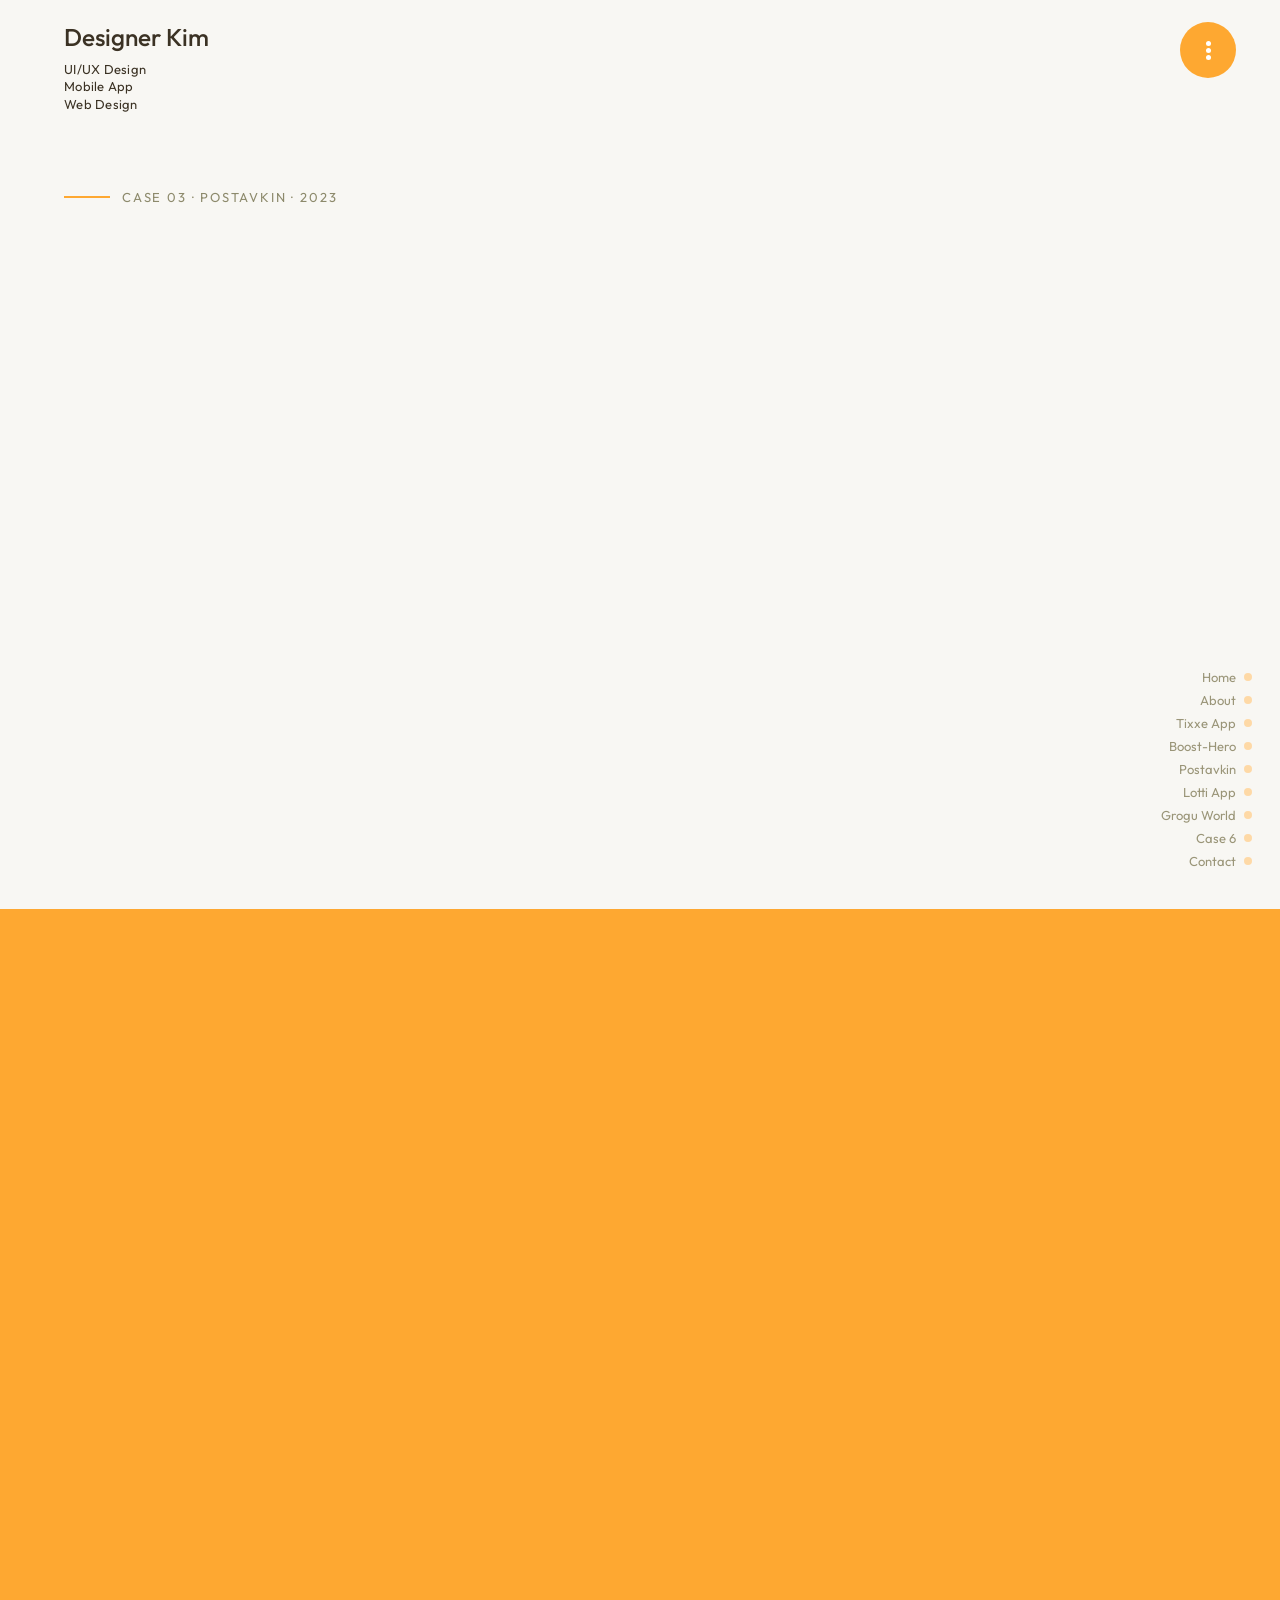
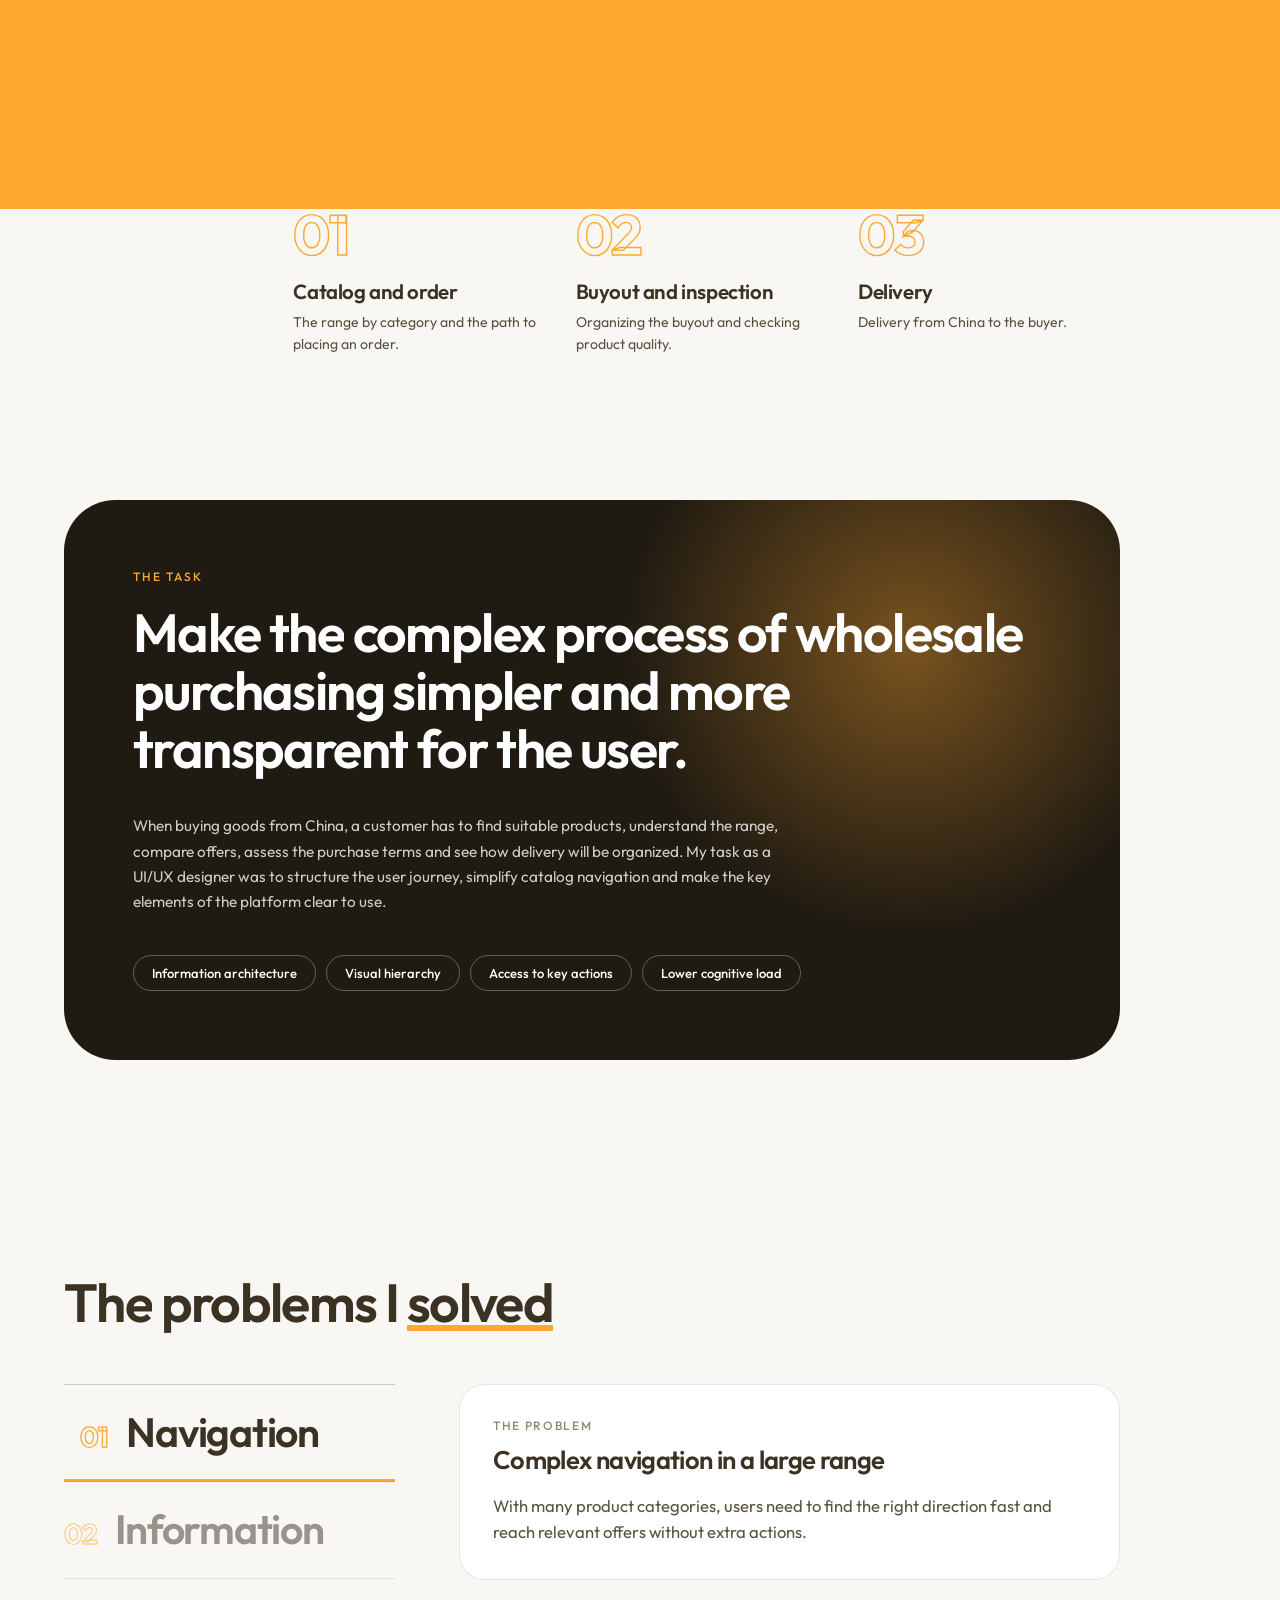
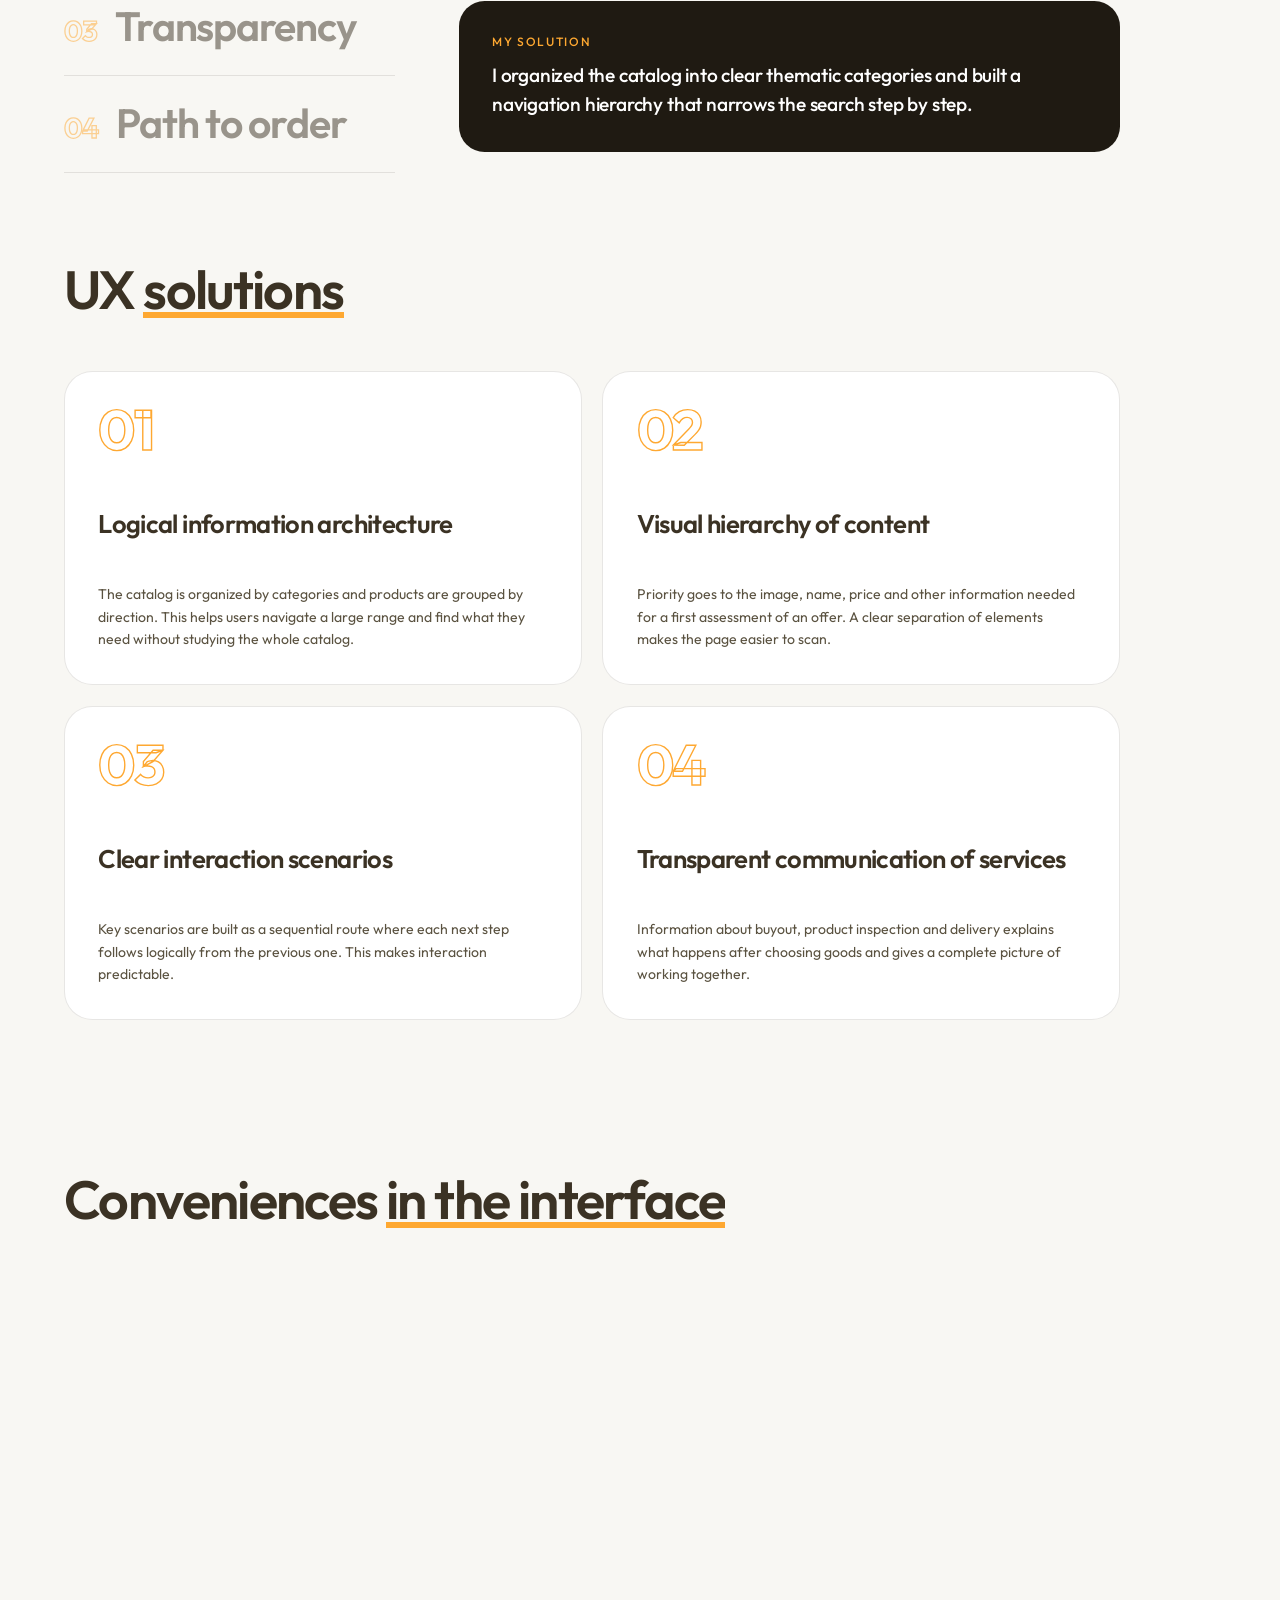
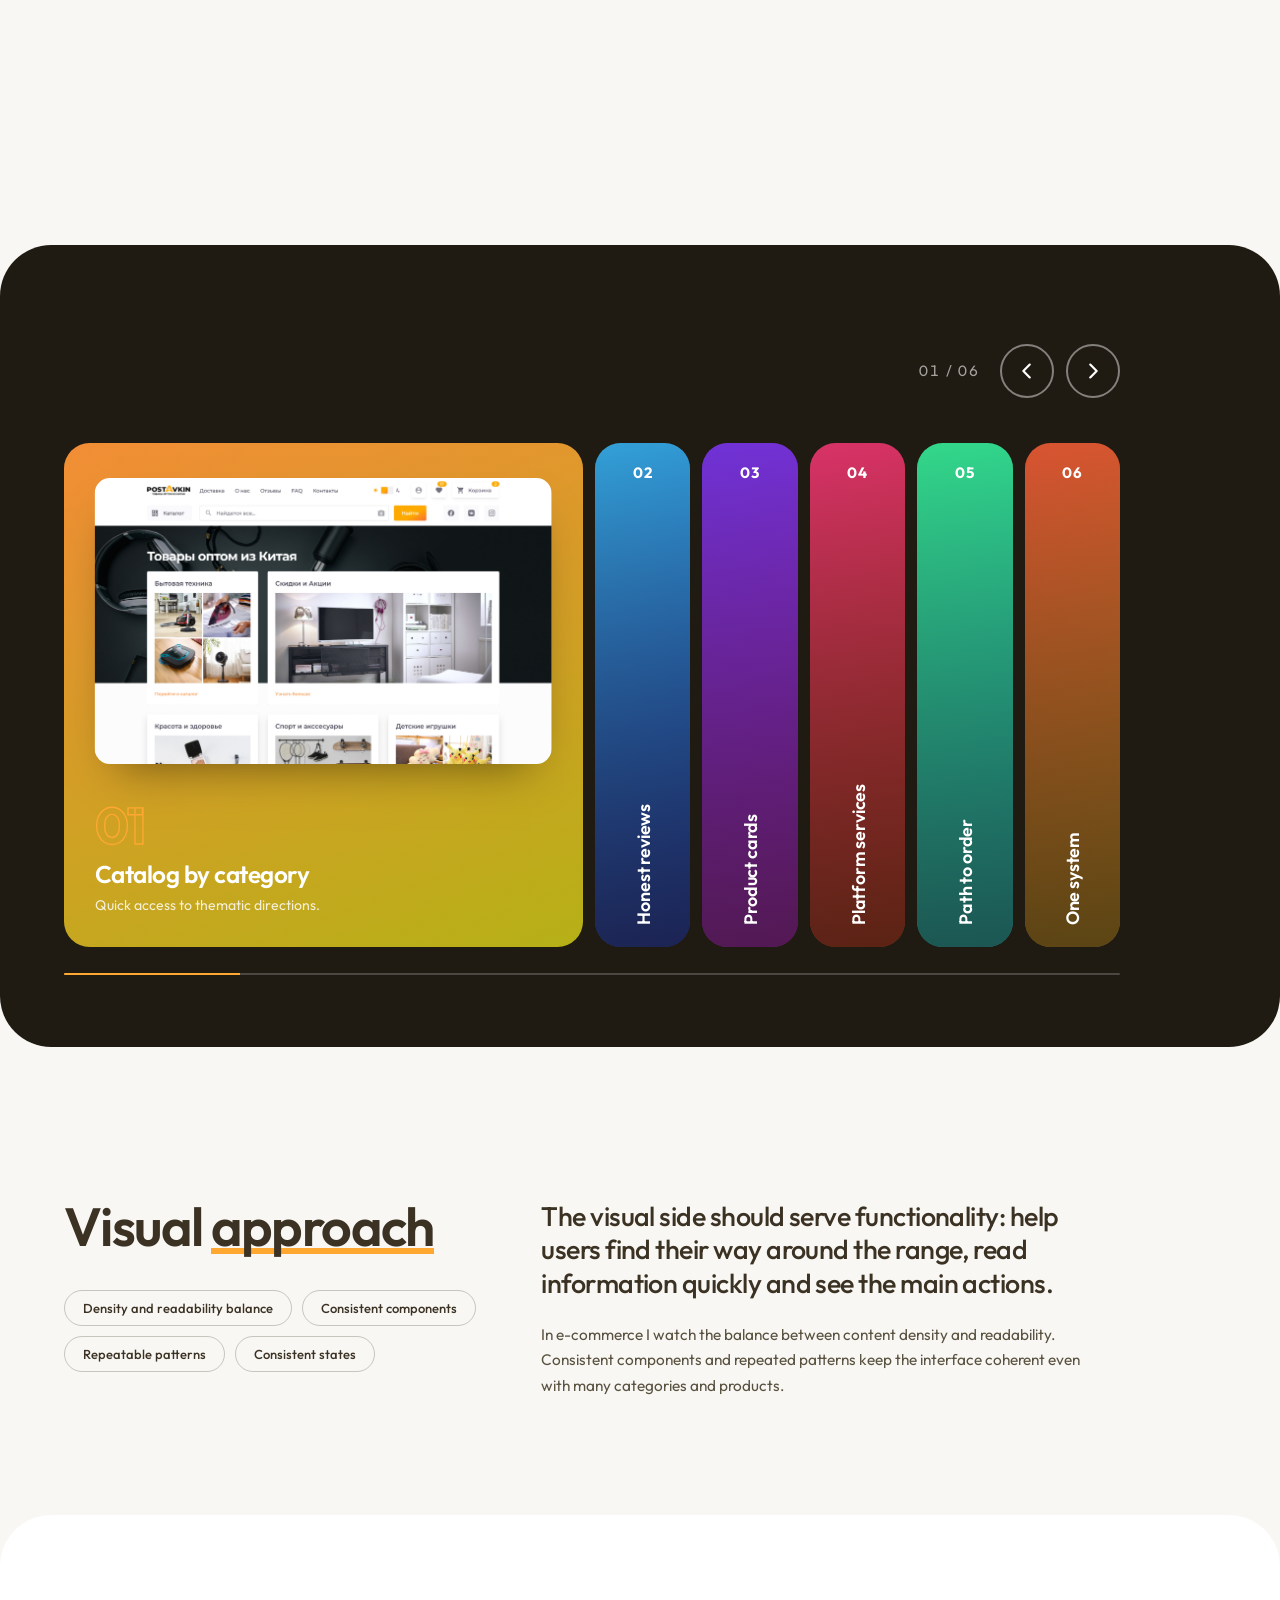
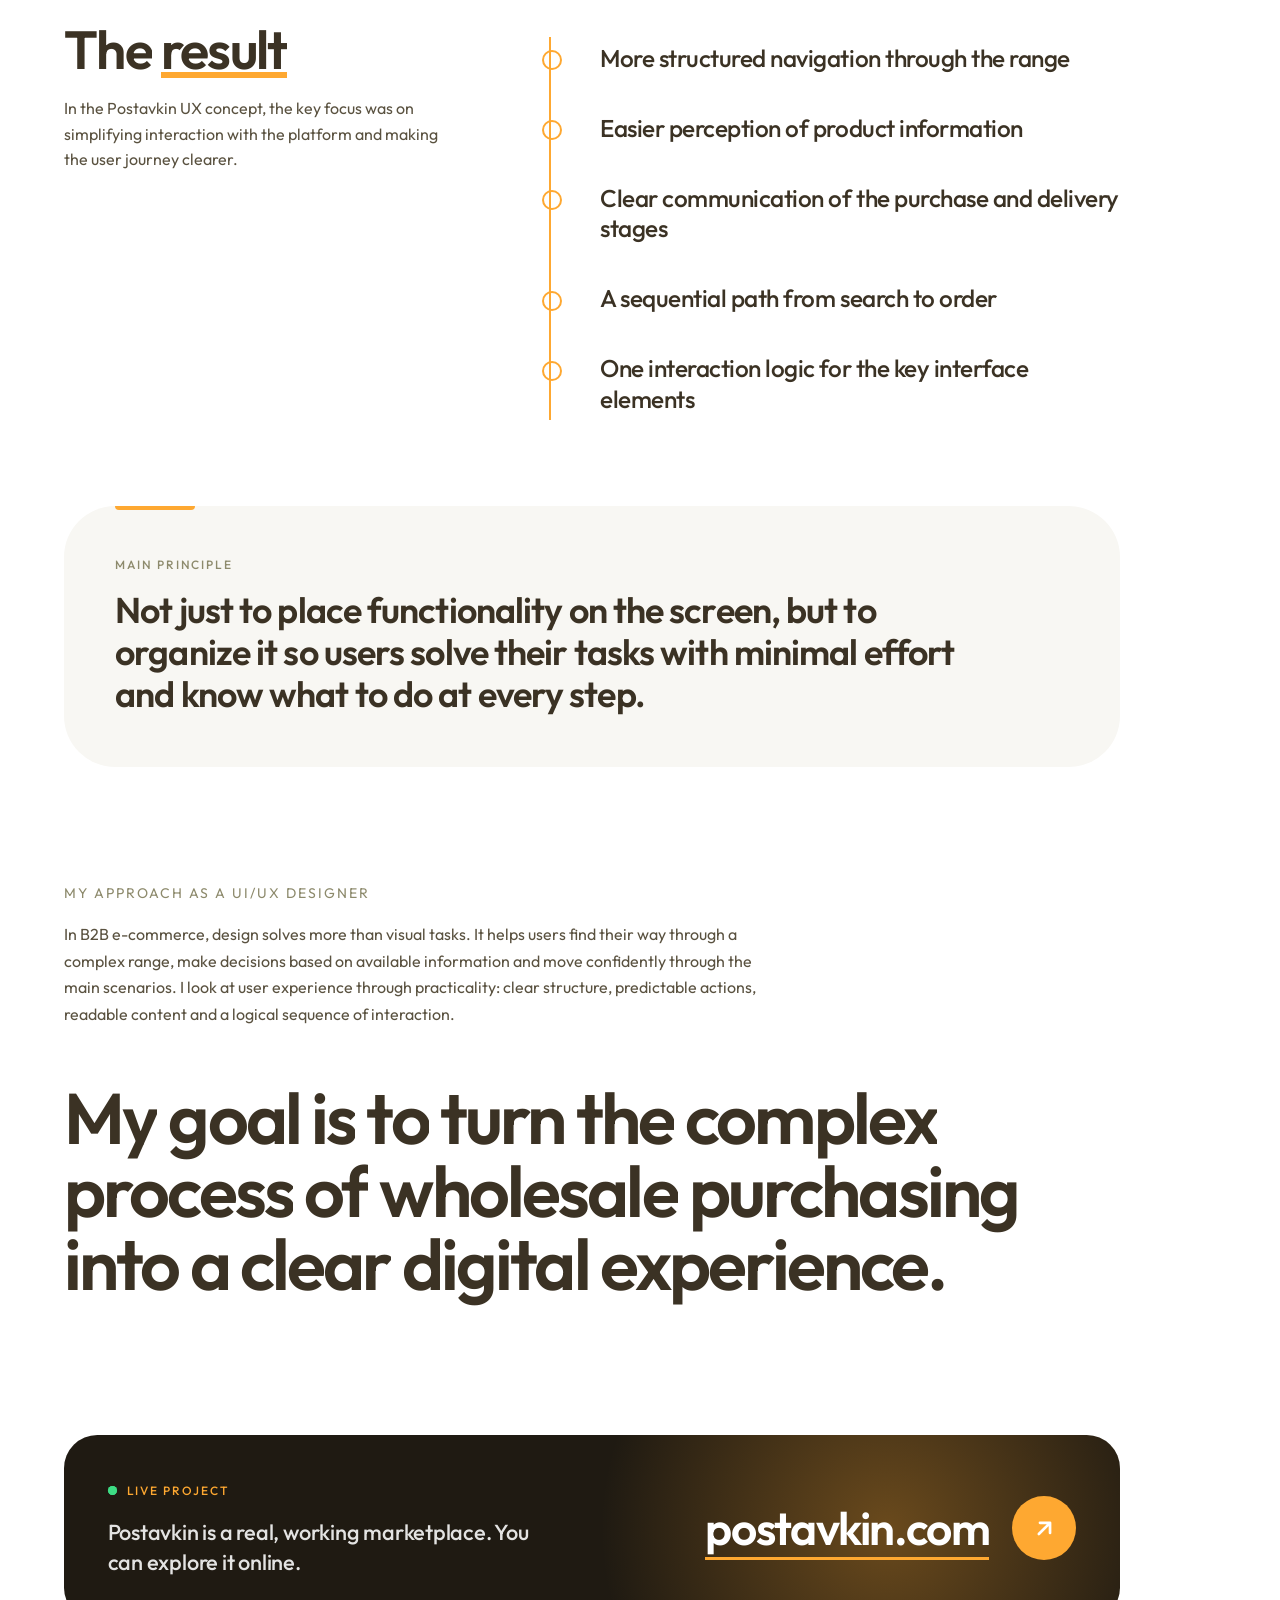
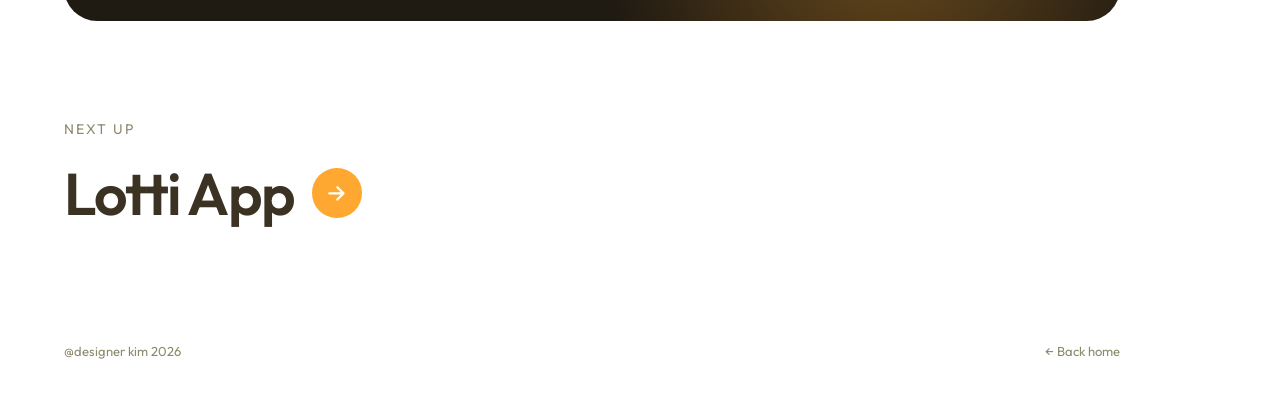
<file: case3.html>
<!DOCTYPE html>
<html lang="en" class="scroll"><head>
<meta charset="utf-8"><script>(function(){var d=document.documentElement;function s(){var h=(window.visualViewport&&visualViewport.height)||innerHeight;d.style.setProperty('--vh',(h*0.01).toFixed(3)+'px')}s();addEventListener('resize',s);addEventListener('orientationchange',function(){setTimeout(s,150)});if(window.visualViewport)visualViewport.addEventListener('resize',s)})();</script><meta name="theme-color" content="#f8f7f3"><meta name="viewport" content="width=device-width, initial-scale=1, viewport-fit=cover">
<title>Designer Kim - Postavkin</title>
<link rel="preconnect" href="https://fonts.googleapis.com"><link rel="preconnect" href="https://fonts.gstatic.com" crossorigin>
<link href="https://fonts.googleapis.com/css2?family=Outfit:wght@300;400;500;600&display=swap" rel="stylesheet">
<style>
html{--vh:1vh;-webkit-text-size-adjust:100%;text-size-adjust:100%}
:root{--padr:max(var(--pad),160px);--orange:#fea831;--ink:#3b3224;--bgc:#f8f7f3;--mut:#8d8a6c;--round:"Outfit","Avenir Next","Segoe UI",system-ui,"Apple SD Gothic Neo","Malgun Gothic","Noto Sans KR",sans-serif;--pad:clamp(20px,5vw,84px);--ease:cubic-bezier(.2,.8,.2,1)}
*{box-sizing:border-box}
html.scroll{height:auto;max-height:none;position:static;overflow-x:hidden;overflow-y:auto;overscroll-behavior:auto;scroll-behavior:smooth}
html.scroll body{height:auto;max-height:none;position:static;overflow:visible;contain:none;margin:0;background:var(--bgc);font-family:var(--round);color:var(--ink);touch-action:auto}
button{font:inherit;color:inherit}a{color:inherit}:focus-visible{outline:3px solid var(--orange);outline-offset:3px}
.brand{position:absolute;z-index:15;left:var(--pad);top:calc(clamp(16px,2vw,24px) + env(safe-area-inset-top,0px));line-height:1.35}
.brand a{display:block;text-decoration:none;font-weight:500;font-size:clamp(22px,1.9vw,32px);line-height:1.1;margin-bottom:10px}
.brand span{display:block;font-weight:400;font-size:clamp(13px,.95vw,16px);letter-spacing:.02em}
.side{position:fixed;z-index:15;right:clamp(16px,2.2vw,40px);bottom:clamp(16px,2.4vw,30px);display:flex;flex-direction:column;align-items:flex-end;gap:5px}
.side button{display:flex;align-items:center;gap:8px;background:none;border:0;padding:1px 0;cursor:pointer;font-size:13px;color:#9a9578;transition:color .2s}
.side button::after{content:"";width:8px;height:8px;border-radius:50%;background:#fed9a6;transition:background .2s}
.side button:hover{color:#000}.side button:hover::after{background:var(--orange)}
.side button.cur{color:#000;font-weight:500}.side button.cur::after{background:var(--orange)}

/* ---------- headline reveal: words slide up out of a mask ---------- */
.rv .w{display:inline-block;overflow:hidden;vertical-align:top;padding-bottom:.14em;margin-bottom:-.14em}
.rv .w>i{display:inline-block;font-style:normal;transform:translateY(112%) rotate(4deg);transform-origin:0 100%;transition:transform 1s var(--ease);transition-delay:calc(var(--n)*70ms + var(--d,0ms))}
.rv.in .w>i{transform:none}
.rv em{font-style:normal;background:linear-gradient(var(--orange),var(--orange)) 0 92%/0% .12em no-repeat;transition:background-size 1.1s var(--ease) .7s}
.rv.in em{background-size:100% .12em}
.fade{opacity:0;transform:translateY(22px);transition:opacity .9s ease,transform .9s var(--ease);transition-delay:var(--d,0ms)}
.fade.in{opacity:1;transform:none}


/* ---------- hero: title left, facts column right ---------- */
.hero{position:relative;display:grid;grid-template-columns:minmax(0,2.3fr) minmax(220px,.62fr);gap:var(--pad);align-items:end;padding:clamp(130px,21vh,220px) var(--padr) 0 var(--pad)}
.eyebrow{display:flex;align-items:center;gap:12px;font-size:clamp(13px,1vw,16px);letter-spacing:.14em;text-transform:uppercase;color:var(--mut)}
.eyebrow::before{content:"";width:46px;height:2px;background:var(--orange);transform-origin:0 50%;animation:line 1s var(--ease) 4.4s both}
@keyframes line{from{transform:scaleX(0)}}
.h1{margin:.28em 0 0;font-weight:600;letter-spacing:-.035em;line-height:.96;font-size:clamp(32px,4vw,80px)}
.h1 .sub{display:block;margin-top:clamp(20px,2.4vw,36px);font-size:clamp(15px,.2em,34px);letter-spacing:0;font-weight:400;line-height:1.3;color:var(--mut);max-width:24em}
.meta{display:flex;flex-direction:column;padding-bottom:.6em}
.meta>div{display:flex;justify-content:space-between;align-items:baseline;gap:16px;padding:14px 0;border-bottom:1px solid rgba(59,50,36,.18);position:relative}
.meta>div::after{content:"";position:absolute;left:0;bottom:-1px;height:2px;width:100%;background:var(--orange);transform:scaleX(0);transform-origin:0 50%;transition:transform .6s var(--ease)}
.meta>div:hover::after{transform:scaleX(1)}
.meta b{font-weight:500;font-size:12px;letter-spacing:.14em;text-transform:uppercase;color:var(--mut)}
.meta span{font-size:clamp(15px,1.15vw,19px);font-weight:500;text-align:right}

/* ---------- big image: opens from the centre ---------- */
.ph{position:relative;overflow:hidden;border-radius:clamp(18px,2.2vw,34px);isolation:isolate}
.big{margin:clamp(50px,10vh,110px) var(--padr) 0 var(--pad)}
.big .ph{aspect-ratio:2/1;background:linear-gradient(120deg,#2b2115,#5a3a12 55%,#fea831);clip-path:inset(0 50% 0 50% round 34px);transition:clip-path 1.5s var(--ease)}
.big.in .ph{clip-path:inset(0 0 0 0 round 34px)}
.hph{position:absolute;inset:0;z-index:-2;display:grid;place-items:center;font-weight:700;letter-spacing:-.04em;font-size:clamp(40px,9vw,160px);color:rgba(255,255,255,.16)}
.big .ph .in-img{position:absolute;inset:0;transform-origin:50% 0;transform:scale(var(--sc,1));will-change:transform;z-index:-1}
.big .ph .in-img img{display:block;width:100%;height:100%;object-fit:cover}

/* ---------- intro: lead left, kicker right ---------- */
.intro{position:relative;display:grid;grid-template-columns:minmax(0,1.7fr) minmax(120px,.5fr);gap:var(--pad);padding:clamp(100px,20vh,230px) var(--padr) clamp(60px,10vh,120px) var(--pad);align-items:start}
.kicker{font-size:clamp(14px,1.05vw,17px);letter-spacing:.14em;text-transform:uppercase;color:var(--mut);padding-top:.7em;text-align:right;order:2}
.lead{margin:0;font-weight:500;letter-spacing:-.02em;line-height:1.2;font-size:clamp(22px,2.6vw,44px)}

/* ---------- chips ---------- */
.chips{display:flex;flex-wrap:wrap;gap:10px;margin-top:clamp(26px,4.5vh,46px)}
.chips span{padding:9px 18px;border:1px solid rgba(59,50,36,.25);border-radius:99px;font-size:clamp(13px,1vw,15px);font-weight:500;opacity:0;transform:translateY(12px);transition:opacity .6s ease,transform .7s var(--ease),background .3s,color .3s,border-color .3s;transition-delay:calc(var(--k,0)*90ms + 300ms)}
.chips.in span{opacity:1;transform:none}
.chips span:hover{background:var(--orange);border-color:var(--orange);color:#fff;transition-delay:0s}

/* ---------- live project link ---------- */
.live{background:#fff;padding:0 var(--padr) 0 var(--pad)}
.livecard{position:relative;display:flex;justify-content:space-between;align-items:center;gap:clamp(18px,3vw,40px);flex-wrap:wrap;padding:clamp(26px,3.4vw,54px);border-radius:clamp(22px,2.6vw,40px);background:#1f1a12;color:#fff;text-decoration:none;overflow:hidden;isolation:isolate;transition:transform .6s var(--ease),box-shadow .6s ease}
.livecard::before{content:"";position:absolute;right:-8%;top:50%;width:min(60%,640px);aspect-ratio:1;translate:0 -50%;border-radius:50%;background:radial-gradient(circle,rgba(254,168,49,.42),transparent 64%);z-index:-1;transition:transform .8s var(--ease),opacity .6s;opacity:.8}
.livecard:hover{transform:translateY(-6px);box-shadow:0 40px 60px -34px rgba(80,50,10,.55)}
.livecard:hover::before{transform:scale(1.25)}
.lv-k{display:inline-flex;align-items:center;gap:10px;font-size:12px;letter-spacing:.16em;text-transform:uppercase;color:var(--orange);font-weight:500}
.lv-k b{font-weight:500}
.pulse{position:relative;width:9px;height:9px;border-radius:50%;background:#3ddc84}
.pulse::after{content:"";position:absolute;inset:0;border-radius:50%;background:#3ddc84;animation:pl 1.8s ease-out infinite}
@keyframes pl{from{transform:scale(1);opacity:.7}to{transform:scale(3.2);opacity:0}}
.lv-l p{margin:.9em 0 0;font-size:clamp(17px,1.7vw,27px);line-height:1.35;font-weight:500;letter-spacing:-.01em;max-width:21em;color:rgba(255,255,255,.88)}
.lv-r{display:flex;align-items:center;gap:clamp(14px,1.8vw,26px)}
.lv-url{font-weight:600;letter-spacing:-.03em;line-height:1.1;font-size:clamp(26px,3.6vw,60px)}
.lv-url .u{background:linear-gradient(var(--orange),var(--orange)) 0 100%/100% .07em no-repeat;transition:background-size .6s var(--ease);padding-bottom:.08em}
.livecard:hover .lv-url .u{background-size:0 .07em;background-position:100% 100%}
.livecard .arr{flex:none;width:clamp(48px,5vw,76px);aspect-ratio:1;border-radius:50%;background:var(--orange);color:#fff;display:grid;place-items:center;transition:transform .5s var(--ease)}
.livecard .arr svg{width:42%;height:42%;stroke:currentColor;stroke-width:2.4;fill:none;stroke-linecap:round;stroke-linejoin:round}
.livecard:hover .arr{transform:rotate(45deg) scale(1.08)}
.livecard:focus-visible{outline-offset:6px}
.live+.outro{padding-top:clamp(60px,11vh,130px)}
.outro .kicker{order:0;text-align:left;padding-top:0}

/* ---------- outro ---------- */
.outro{padding:clamp(90px,17vh,200px) var(--padr) clamp(50px,10vh,110px) var(--pad);display:flex;flex-direction:column;align-items:flex-start;gap:26px;background:#fff}
.nextbtn{display:inline-flex;align-items:center;gap:18px;background:none;border:0;padding:0;cursor:pointer;font-weight:600;letter-spacing:-.03em;line-height:1;font-size:clamp(30px,4.6vw,80px)}
.nextbtn .arr{flex:none;width:1.05em;height:1.05em;border-radius:50%;background:var(--orange);color:#fff;display:grid;place-items:center;font-size:.8em;line-height:0;transition:transform .5s var(--ease)}
.nextbtn .arr svg{width:46%;height:46%;display:block;stroke:currentColor;stroke-width:2.4;fill:none;stroke-linecap:round;stroke-linejoin:round}
.nextbtn:hover .arr{transform:rotate(-45deg) scale(1.08)}
.nextbtn span.t{background:linear-gradient(var(--ink),var(--ink)) 0 100%/0 .06em no-repeat;transition:background-size .6s var(--ease)}
.nextbtn:hover span.t{background-size:100% .06em}
.foot{display:flex;justify-content:space-between;gap:16px;flex-wrap:wrap;padding:30px var(--padr) 36px var(--pad);background:#fff;font-size:13px;color:var(--mut)}
.foot a{text-decoration:none}.foot a:hover{color:var(--ink)}

/* ---------- responsive ---------- */
@media (min-width:821px) and (max-width:1280px){.h1{font-size:3.55vw}}
@media (max-width:820px){
 :root{--padr:var(--pad)}
 .hero{grid-template-columns:1fr;gap:34px}
 .meta{padding-bottom:0}
 .intro{grid-template-columns:1fr;gap:18px}.kicker{order:0;text-align:left}
 .sec{grid-template-columns:1fr;gap:18px}.sec-l{position:static;display:flex;align-items:baseline;gap:18px}.sec-l .lab{margin:0}.sec .num{font-size:60px}.cols{grid-template-columns:1fr}
 .side{display:none}
 .lv-r{width:100%;justify-content:space-between}
 .big .ph{aspect-ratio:16/10}
 .deck-in{grid-template-columns:1fr;grid-template-areas:"head" "stack" "cap" "ctl"}
 .deck-r{margin-top:6px}
}
@media (prefers-reduced-motion:reduce){.rv .w>i,.fade,.big .ph,.sec::before,.card li,.chips span{transition:none!important;animation:none!important}.c3{transition:none}}

/* ================= case 3 : Postavkin ================= */
.hero3{padding:clamp(130px,21vh,220px) var(--padr) 0 var(--pad)}
.hero3 .h1{font-size:clamp(38px,4.9vw,96px);max-width:16em;margin-top:.3em}
.lede{margin:clamp(20px,3vh,34px) 0 0;max-width:27em;font-size:clamp(16px,1.35vw,23px);line-height:1.45;color:#5a5240}
.route{display:flex;align-items:center;gap:18px;margin-top:clamp(40px,8vh,90px);font-size:12px;letter-spacing:.16em;text-transform:uppercase;color:var(--mut);font-weight:500}
.route .pt{display:flex;align-items:center;gap:10px;white-space:nowrap}
.route .pt::before{content:"";width:12px;height:12px;border-radius:50%;border:2px solid var(--orange);background:var(--bgc)}
.lane{position:relative;flex:1;height:2px;background:repeating-linear-gradient(90deg,rgba(59,50,36,.38) 0 7px,transparent 7px 15px)}
.lane .box{position:absolute;top:50%;left:0;width:20px;height:20px;border-radius:5px;background:var(--orange);translate:0 -50%;opacity:0;box-shadow:inset 0 -6px 0 rgba(150,70,0,.22),inset 0 6px 0 rgba(255,255,255,.25);animation:ship 5s cubic-bezier(.65,0,.25,1) 4.9s infinite}
@keyframes ship{0%{left:0;rotate:0deg;opacity:0}8%{opacity:1}72%{left:calc(100% - 20px);rotate:180deg;opacity:1}86%{left:calc(100% - 20px);rotate:180deg;opacity:0}100%{left:calc(100% - 20px);opacity:0}}
.facts{display:grid;grid-template-columns:minmax(0,1.5fr) repeat(3,minmax(0,1fr));margin-top:clamp(26px,4vh,44px);border-top:1px solid rgba(59,50,36,.22)}
.facts>div{padding:clamp(18px,2.4vh,28px) clamp(12px,1.6vw,26px) 0 0;display:flex;flex-direction:column;gap:10px}
.facts b{font-weight:500;font-size:12px;letter-spacing:.14em;text-transform:uppercase;color:var(--mut)}
.facts span{font-size:clamp(17px,1.4vw,24px);font-weight:500;line-height:1.25}
.facts .yr span{font-weight:700;font-size:clamp(56px,8.4vw,150px);line-height:.88;letter-spacing:-.05em;color:transparent;-webkit-text-stroke:1.5px var(--orange);transition:color .5s}
.facts .yr:hover span{color:var(--orange)}

.big .ph{aspect-ratio:3600/1843;clip-path:inset(100% 0 0 0 round 34px)}
.big.in .ph{clip-path:inset(0 0 0 0 round 34px)}

.intro3{display:grid;grid-template-columns:minmax(120px,.4fr) minmax(0,2fr);gap:var(--pad);padding:clamp(90px,16vh,190px) var(--padr) clamp(50px,8vh,100px) var(--pad);align-items:start}
.intro3 .kicker{order:0;text-align:left;padding-top:.7em}
.svc{display:grid;grid-template-columns:repeat(3,minmax(0,1fr));gap:clamp(14px,1.6vw,24px);margin-top:clamp(34px,6vh,64px)}
.svc>div{position:relative;padding-top:20px;border-top:2px solid var(--ink)}
.svc>div::before{content:"";position:absolute;left:0;top:-2px;height:2px;width:100%;background:var(--orange);transform:scaleX(0);transform-origin:0 50%;transition:transform .6s var(--ease)}
.svc>div:hover::before{transform:scaleX(1)}
.svc .sn{display:block;font-weight:700;font-size:clamp(40px,4.4vw,72px);line-height:.9;letter-spacing:-.04em;color:transparent;-webkit-text-stroke:1.4px var(--orange)}
.svc h4{margin:.9em 0 .4em;font-size:clamp(19px,1.6vw,26px);font-weight:600;letter-spacing:-.02em}
.svc p{margin:0;font-size:clamp(14px,1.1vw,17px);line-height:1.55;color:#5a5240}

.h2{margin:0;font-weight:600;letter-spacing:-.03em;line-height:1;font-size:clamp(30px,4.2vw,72px)}
.pairs{padding:clamp(80px,14vh,170px) var(--padr) clamp(60px,10vh,120px) var(--pad)}
.pr-grid{display:grid;grid-template-columns:minmax(260px,.8fr) minmax(0,1.6fr);gap:var(--pad);margin-top:clamp(32px,6vh,70px);align-items:start}
.pr-list{display:flex;flex-direction:column}
.ptab{display:grid;grid-template-columns:auto 1fr;gap:0 18px;align-items:baseline;width:100%;text-align:left;background:none;border:0;border-top:1px solid rgba(59,50,36,.22);padding:clamp(18px,3vh,30px) 0;cursor:pointer;position:relative;opacity:.5;transition:opacity .4s,padding .5s var(--ease)}
.ptab:last-child{border-bottom:1px solid rgba(59,50,36,.22)}
.ptab .tn2{font-weight:700;font-size:clamp(22px,2.2vw,36px);letter-spacing:-.03em;color:transparent;-webkit-text-stroke:1.3px var(--orange)}
.ptab .pt{font-weight:600;font-size:clamp(26px,3.2vw,54px);letter-spacing:-.03em;line-height:1}
.ptab .bar{position:absolute;left:0;bottom:-1px;height:3px;width:100%;background:var(--orange);transform:scaleX(0);transform-origin:0 50%}
.ptab:hover{opacity:.9}
.ptab.on{opacity:1;padding-left:16px}
.ptab.on .bar{animation:fill 7s linear forwards}
.pr-list.manual .ptab.on .bar{animation:none;transform:none}
.pr-list.paused .ptab.on .bar{animation-play-state:paused}
@keyframes fill{to{transform:scaleX(1)}}
.pr-panel{display:grid;gap:clamp(14px,1.6vw,22px)}
.pp-p,.pp-s{border-radius:clamp(18px,2vw,28px);padding:clamp(22px,2.6vw,42px)}
.pp-p{background:#fff;border:1px solid rgba(59,50,36,.12)}
.pp-s{background:#1f1a12;color:#fff}
.pr-panel h4{margin:0 0 1em;font-size:12px;letter-spacing:.14em;text-transform:uppercase;font-weight:500;color:var(--mut)}
.pp-s h4{color:var(--orange)}
.pp-p h5{margin:0 0 .7em;font-size:clamp(20px,2vw,32px);line-height:1.15;font-weight:600;letter-spacing:-.025em}
.pp-p p{margin:0;font-size:clamp(16px,1.3vw,20px);line-height:1.6;color:#5a5240}
.pp-s p{margin:0;font-size:clamp(17px,1.5vw,24px);line-height:1.5;font-weight:500;letter-spacing:-.01em}
.pp-s ul{list-style:none;margin:0;padding:0;display:grid;grid-template-columns:1fr 1fr;gap:16px 28px}
.pp-s li{position:relative;padding-left:32px;font-size:clamp(15px,1.15vw,18px);line-height:1.45;font-weight:500}
.pp-s li::before{content:"";position:absolute;left:0;top:.12em;width:20px;height:20px;border-radius:50%;background:var(--orange)}
.pp-s li::after{content:"";position:absolute;left:7px;top:.33em;width:5px;height:9px;border:solid #fff;border-width:0 2px 2px 0;transform:rotate(45deg)}
.pr-panel.swap>div{animation:capin .7s var(--ease) both}.pr-panel.swap>div+div{animation-delay:.1s}
.pr-panel.swap li{animation:capin .7s var(--ease) both;animation-delay:calc(var(--k)*70ms + 200ms)}
@keyframes capin{from{opacity:0;transform:translateY(14px)}to{opacity:1;transform:none}}

/* gallery: expanding panels on a dark ground */
:root{--gr:clamp(26px,4vw,64px)}
.gal3{position:relative;z-index:2;background:#1f1a12;color:#fff;border-radius:var(--gr);padding:clamp(60px,11vh,120px) var(--padr) clamp(46px,8vh,90px) var(--pad)}
.g3-h{display:flex;justify-content:space-between;align-items:flex-end;gap:20px;flex-wrap:wrap}
.gal3 .h2{color:#fff}
.g3-ctl{display:flex;align-items:center;gap:12px}
.g3-ctl .cnt{font-variant-numeric:tabular-nums;font-size:15px;letter-spacing:.12em;color:rgba(255,255,255,.6);margin-right:8px}
.g3-ctl .b{width:54px;height:54px;border-radius:50%;border:2px solid rgba(255,255,255,.45);background:none;color:#fff;cursor:pointer;display:grid;place-items:center;transition:background .25s,border-color .25s,transform .3s var(--ease)}
.g3-ctl .b:hover{background:var(--orange);border-color:var(--orange);transform:scale(1.07)}
.g3-ctl svg{width:22px;height:22px;stroke:currentColor;stroke-width:2.4;fill:none;stroke-linecap:round;stroke-linejoin:round}
.acc{display:flex;gap:12px;height:clamp(360px,56vh,640px);margin-top:clamp(28px,5vh,56px)}
.pn{margin:0;position:relative;flex:1 1 0;min-width:0;border-radius:clamp(16px,2vw,28px);overflow:hidden;cursor:pointer;background:#2c251a;transition:flex-grow .9s var(--ease);outline:none;isolation:isolate}
.pn.on{flex-grow:var(--g,6.5)}
.pn:focus-visible{outline:3px solid var(--orange);outline-offset:3px}
.ph3{position:absolute;inset:0;background:linear-gradient(160deg,hsl(var(--h) 88% 58%),hsl(calc(var(--h) + 30) 78% 40%));z-index:-1}
.ph3 .mk{position:absolute;inset:7% 6% 9%;display:block}
.ph3 .mk i{position:absolute;inset:0;border-radius:clamp(12px,1.4vw,20px);background:rgba(255,255,255,.34);display:grid;place-items:center}
.ph3 .mk i::before{content:"";width:clamp(34px,5vw,72px);aspect-ratio:1;background:radial-gradient(circle at 70% 32%,rgba(255,255,255,.9) 0 11%,transparent 12%),linear-gradient(135deg,transparent 46%,rgba(255,255,255,.75) 47% 100%) 0 100%/60% 55% no-repeat,linear-gradient(225deg,transparent 46%,rgba(255,255,255,.55) 47% 100%) 100% 100%/60% 40% no-repeat;border:3px solid rgba(255,255,255,.85);border-radius:12px}
.ph3 img{position:absolute;inset:0;width:100%;height:100%;object-fit:cover;object-position:50% 0;display:block;pointer-events:none;user-select:none}
.pn::after{content:"";position:absolute;inset:0;background:linear-gradient(180deg,rgba(31,26,18,.12),rgba(31,26,18,.6));transition:opacity .7s;pointer-events:none}
.pn.on::after{opacity:0}
.tn{position:absolute;top:20px;left:50%;translate:-50% 0;font-weight:700;font-size:15px;letter-spacing:.06em;color:#fff;z-index:2;transition:opacity .4s}
.vt{position:absolute;left:50%;bottom:22px;translate:-50% 0;writing-mode:vertical-rl;rotate:180deg;white-space:nowrap;font-weight:600;font-size:clamp(16px,1.4vw,22px);letter-spacing:-.01em;color:#fff;z-index:2;transition:opacity .4s}
.pn.on .tn,.pn.on .vt{opacity:0}
.cap3{position:absolute;left:0;right:0;bottom:0;z-index:3;padding:clamp(40px,6vw,90px) clamp(18px,2.4vw,36px) clamp(18px,2.4vw,34px);background:linear-gradient(0deg,rgba(20,15,8,.86),rgba(20,15,8,0));opacity:0;transform:translateY(16px);transition:opacity .4s,transform .5s var(--ease)}
.pn.on .cap3{opacity:1;transform:none;transition:opacity .6s .35s,transform .8s var(--ease) .35s}
.cap3 .n{display:block;font-weight:700;font-size:clamp(34px,4vw,64px);line-height:.9;letter-spacing:-.04em;color:transparent;-webkit-text-stroke:1.4px var(--orange)}
.cap3 h3{margin:.45em 0 .25em;font-size:clamp(20px,1.9vw,32px);font-weight:600;letter-spacing:-.02em}
.cap3 p{margin:0;font-size:clamp(14px,1.1vw,18px);line-height:1.5;color:rgba(255,255,255,.82);max-width:28em}
.g3-prog{height:2px;margin-top:26px;border-radius:2px;background:rgba(255,255,255,.2);overflow:hidden}
.g3-prog i{display:block;height:100%;width:0;background:var(--orange);transition:width .8s var(--ease)}


@media (max-width:820px){
 .hero3 .h1{font-size:clamp(36px,10.5vw,64px)}
 .route{margin-top:34px}
 .facts{grid-template-columns:1fr 1fr}.facts .yr{grid-column:1/-1}
 .intro3{grid-template-columns:1fr;gap:18px}.intro3 .kicker{padding-top:0}
 .svc{grid-template-columns:1fr}
 .pr-grid{grid-template-columns:1fr;gap:26px}
 .pp-s ul{grid-template-columns:1fr}
 .big .ph{aspect-ratio:3600/1843}
 .acc{flex-direction:column;height:clamp(460px,128vw,620px);gap:10px}
 .pn.on{flex-grow:7}
 .vt{writing-mode:horizontal-tb;rotate:0deg;left:20px;top:50%;bottom:auto;translate:0 -50%}
 .tn{top:50%;left:auto;right:20px;translate:0 -50%}
}
@media (prefers-reduced-motion:reduce){.lane .box{animation:none}.pn,.ptab .bar{transition:none!important;animation:none!important}.pr-panel.swap>div,.pr-panel.swap li{animation:none}}
.ph3 .mk{transition:opacity .6s}.pn:not(.on) .ph3 .mk{opacity:0}

.more{margin:clamp(22px,3.4vh,36px) 0 0;max-width:36em;font-size:clamp(16px,1.3vw,21px);line-height:1.6;color:#5a5240}

/* task: dark statement band */
.task{padding:clamp(40px,8vh,90px) var(--padr) clamp(60px,10vh,120px) var(--pad)}
.task-in{position:relative;overflow:hidden;isolation:isolate;border-radius:var(--gr);background:#1f1a12;color:#fff;padding:clamp(34px,5.4vw,90px)}
.task-in::before{content:"";position:absolute;right:-10%;top:-30%;width:min(60%,720px);aspect-ratio:1;border-radius:50%;background:radial-gradient(circle,rgba(254,168,49,.4),transparent 64%);z-index:-1}
.task .k2{display:block;font-size:12px;letter-spacing:.16em;text-transform:uppercase;color:var(--orange);font-weight:500;margin-bottom:1.6em}
.task .ts{margin:0;font-weight:600;letter-spacing:-.03em;line-height:1.08;font-size:clamp(28px,4.2vw,72px);max-width:17em}
.task .tt{margin:clamp(24px,4vh,44px) 0 0;max-width:42em;font-size:clamp(15px,1.2vw,19px);line-height:1.65;color:rgba(255,255,255,.78)}
.task .chips span{border-color:rgba(255,255,255,.3);color:#fff}

/* UX solutions: 2x2 */
.ux{padding:0 var(--padr) clamp(80px,13vh,150px) var(--pad)}
.ux-g{display:grid;grid-template-columns:1fr 1fr;gap:clamp(14px,1.6vw,24px);margin-top:clamp(32px,6vh,64px)}
.uxc{position:relative;display:flex;flex-direction:column;gap:clamp(34px,6vh,70px);min-height:clamp(240px,24vw,360px);padding:clamp(24px,2.6vw,42px);border-radius:clamp(20px,2.2vw,32px);background:#fff;border:1px solid rgba(59,50,36,.12);transition:opacity .9s ease var(--d,0ms),transform .6s var(--ease),background .4s,color .4s,box-shadow .6s}
.uxc .un{font-weight:700;font-size:clamp(40px,4.4vw,72px);line-height:.9;letter-spacing:-.04em;color:transparent;-webkit-text-stroke:1.4px var(--orange);transition:-webkit-text-stroke-color .4s}
.uxc h3{margin:auto 0 0;font-size:clamp(21px,2vw,34px);font-weight:600;letter-spacing:-.025em;line-height:1.1}
.uxc p{margin:-.6em 0 0;font-size:clamp(14px,1.1vw,17px);line-height:1.6;color:#5a5240;transition:color .4s}
.uxc.in:hover{background:var(--orange);border-color:var(--orange);color:#fff;transform:translateY(-6px);box-shadow:0 34px 50px -30px rgba(150,80,10,.55)}
.uxc.in:hover .un{-webkit-text-stroke-color:#fff}.uxc.in:hover p{color:rgba(255,255,255,.92)}

/* conveniences: ruled rows */
.am{padding:clamp(20px,4vh,50px) var(--padr) clamp(90px,15vh,170px) var(--pad)}
.am-l{list-style:none;margin:clamp(30px,5vh,60px) 0 0;padding:0}
.am-l li{position:relative;display:grid;grid-template-columns:minmax(0,1fr) minmax(0,1.4fr);gap:clamp(14px,3vw,60px);align-items:baseline;padding:clamp(20px,3.2vh,34px) 0;border-top:1px solid rgba(59,50,36,.22);opacity:0;transform:translateX(-18px);transition:opacity .7s ease,transform .8s var(--ease),padding .5s var(--ease);transition-delay:calc(var(--k)*90ms),calc(var(--k)*90ms),0s}
.am-l li:last-child{border-bottom:1px solid rgba(59,50,36,.22)}
.am-l li::after{content:"";position:absolute;left:0;top:-1px;height:2px;width:100%;background:var(--orange);transform:scaleX(0);transform-origin:0 50%;transition:transform .6s var(--ease)}
.am-l.in li{opacity:1;transform:none}
.am-l.in li:hover::after{transform:scaleX(1)}
.am-l.in li:hover{padding-left:14px;transition-delay:0s}
.am-l b{position:relative;padding-left:38px;font-weight:600;font-size:clamp(19px,1.9vw,31px);letter-spacing:-.025em;line-height:1.15}
.am-l b::before{content:"";position:absolute;left:0;top:.08em;width:24px;height:24px;border-radius:50%;background:var(--orange)}
.am-l b::after{content:"";position:absolute;left:8px;top:.32em;width:6px;height:11px;border:solid #fff;border-width:0 2px 2px 0;transform:rotate(45deg)}
.am-l span{font-size:clamp(15px,1.2vw,19px);line-height:1.55;color:#5a5240}

/* visual approach */
.vis{display:grid;grid-template-columns:minmax(0,1fr) minmax(0,1.4fr);gap:var(--pad);padding:clamp(100px,17vh,200px) var(--padr) clamp(80px,13vh,150px) var(--pad);align-items:start}
.vis .chips{margin-top:clamp(24px,4vh,40px)}
.vis .v1{margin:0;font-weight:500;letter-spacing:-.02em;line-height:1.25;font-size:clamp(20px,2.1vw,34px)}
.vis .v2{margin:1.4em 0 0;max-width:36em;font-size:clamp(15px,1.2vw,19px);line-height:1.65;color:#5a5240}

/* white block: result + approach */
.wb{background:#fff;border-radius:var(--gr) var(--gr) 0 0;padding-top:clamp(70px,12vh,140px)}
.res{display:grid;grid-template-columns:minmax(0,1fr) minmax(0,1.4fr);gap:var(--pad);padding:0 var(--padr) clamp(50px,8vh,100px) var(--pad);align-items:start}
.res-l{position:sticky;top:clamp(90px,14vh,140px)}
.res-l p{margin:1.2em 0 0;font-size:clamp(15px,1.25vw,20px);line-height:1.6;color:#5a5240;max-width:24em}
.steps{list-style:none;margin:0;padding:0 0 0 clamp(18px,2vw,30px);position:relative}
.steps::before{content:"";position:absolute;left:8px;top:14px;bottom:14px;width:2px;background:rgba(59,50,36,.15)}
.steps::after{content:"";position:absolute;left:8px;top:14px;bottom:14px;width:2px;background:var(--orange);transform:scaleY(0);transform-origin:0 0;transition:transform 2s var(--ease) .3s}
.steps.in::after{transform:none}
.steps li{position:relative;padding:clamp(14px,2.2vh,24px) 0 clamp(14px,2.2vh,24px) clamp(22px,2.6vw,40px);font-size:clamp(18px,1.9vw,30px);font-weight:500;letter-spacing:-.02em;line-height:1.25;opacity:0;transform:translateX(18px);transition:opacity .7s ease,transform .8s var(--ease);transition-delay:calc(var(--k)*140ms + 200ms)}
.steps li::before{content:"";position:absolute;left:calc(-1*clamp(18px,2vw,30px) + 1px);top:calc(clamp(14px,2.2vh,24px) + .3em);width:16px;height:16px;border-radius:50%;background:#fff;border:2px solid var(--orange)}
.steps.in li{opacity:1;transform:none}
.principle{margin:0 var(--padr) clamp(80px,13vh,150px) var(--pad);padding:clamp(28px,4vw,64px);border-radius:var(--gr);background:var(--bgc);position:relative}
.principle::before{content:"";position:absolute;left:clamp(28px,4vw,64px);top:0;width:80px;height:4px;background:var(--orange);border-radius:0 0 4px 4px}
.principle b{display:block;font-size:12px;letter-spacing:.16em;text-transform:uppercase;color:var(--mut);font-weight:500;margin-bottom:1.4em}
.principle p{margin:0;font-weight:600;letter-spacing:-.025em;line-height:1.18;font-size:clamp(22px,2.8vw,48px);max-width:24em}
.appr{padding:0 var(--padr) clamp(90px,15vh,170px) var(--pad)}
.appr .kicker{order:0;text-align:left;padding:0 0 1.4em}
.appr .a1{margin:0;max-width:44em;font-size:clamp(15px,1.25vw,20px);line-height:1.65;color:#5a5240}
.appr .aq{margin:clamp(34px,6vh,70px) 0 0;font-weight:600;letter-spacing:-.04em;line-height:1.02;font-size:clamp(34px,5.6vw,100px);max-width:14em}
@media (max-width:820px){
 .ux-g{grid-template-columns:1fr}.uxc{min-height:0}
 .am-l li{grid-template-columns:1fr;gap:8px}
 .vis,.res{grid-template-columns:1fr;gap:26px}.res-l{position:static}
}
.big{filter:drop-shadow(0 0 1px rgba(59,50,36,.3)) drop-shadow(0 34px 40px rgba(60,40,10,.16))}

.pn.on::after{opacity:0}
.ph3 img{inset:7% 6% 9%;width:88%;height:84%;object-fit:contain;object-position:center;border-radius:clamp(10px,1.2vw,18px);box-shadow:0 22px 44px -22px rgba(0,0,0,.5)}
.ph3:has(img) .mk{display:none}
.ph3 img{inset:auto;left:6%;top:7%;width:88%;height:57%;object-position:top center;transition:opacity .5s}
.pn:not(.on) .ph3 img{opacity:0}
.cap3{background:none;padding-top:0}
@media(max-width:820px){.ph3 img{height:50%;box-shadow:none;border-radius:0}}
.ph3 img{height:calc(93% - clamp(150px,14vw,200px))}
.cap3 p{white-space:nowrap;overflow:hidden;text-overflow:ellipsis;max-width:100%}
@media(max-width:820px){.acc{height:clamp(520px,150vw,700px)}.ph3 img{height:calc(93% - 150px)}.cap3 p{font-size:13px}.cap3 .n{font-size:34px}}
.ph3 img{left:50%;transform:translateX(-50%);width:auto;height:auto;max-width:88%;max-height:calc(93% - clamp(150px,14vw,200px));object-fit:fill;border-radius:clamp(10px,1.2vw,16px);box-shadow:0 22px 44px -22px rgba(0,0,0,.5)}
@media(max-width:820px){.ph3 img{max-height:calc(93% - 150px);border-radius:10px;box-shadow:0 14px 28px -16px rgba(0,0,0,.5)}}
#h1 .ht{display:block}
#h1.rv .w{overflow:visible}
#h1.rv .w>i{transform:none!important;transition:none!important}
#h1.rv .ht{clip-path:inset(-12% 101% -22% -2%);transform:translateX(-26px);opacity:.001;transition:clip-path 1.7s cubic-bezier(.22,.61,.36,1) .05s,transform 1.7s cubic-bezier(.22,.61,.36,1) .05s,opacity .5s ease .05s}
#h1.rv.in .ht{clip-path:inset(-12% -2% -22% -2%);transform:none;opacity:1}
@media(max-width:820px){body .big{margin-top:40px}body .intro3{padding-top:52px;padding-bottom:48px}body .task{padding-top:48px;padding-bottom:56px}body .pairs{padding-top:64px;padding-bottom:56px}body .ux{padding-bottom:64px}body .am{padding-bottom:72px}body .gal3{padding-top:64px;padding-bottom:48px}body .vis{padding-top:72px;padding-bottom:64px}body .wb{padding-top:64px}body .appr{padding-bottom:72px}body .outro{padding-top:64px;padding-bottom:64px}}
.loader .bgfade{animation-duration:4.2s}.ring{animation:spin 4.2s linear forwards,txt 4.2s ease-in forwards}
@media(max-width:820px){body .big .ph{aspect-ratio:16/10}body .intro3{padding-top:40px}body .intro3>.kicker:first-child,body .intro3 .kicker:first-child{padding-top:0;margin-top:0}}
</style><link rel="stylesheet" href="common.css"><link rel="stylesheet" href="responsive.css"></head>
<body data-page="c3">
<div class="brand"><a href="index.html" data-go>Designer Kim</a><span data-i="b1">UI/UX Design</span><span data-i="b2">Mobile App</span><span data-i="b3">Web Design</span></div>
<main>
 <header class="hero3">
  <div class="eyebrow fade in" style="animation:none;--d:0ms" data-t="eb">Case 03 · Postavkin · 2023</div>
  <h1 class="h1 rv" id="h1" data-start="4400"><span class="ht" data-t="h1">x</span></h1>
  <p class="lede fade" data-t="sub" style="--d:350ms">x</p>
  <div class="route fade" style="--d:550ms" aria-hidden="true"><span class="pt" data-t="fr">China</span><div class="lane"><i class="box"></i></div><span class="pt" data-t="to">Russia</span></div>
  <div class="facts fade" style="--d:750ms">
   <div class="yr"><b data-t="year">Year</b><span>2023</span></div>
   <div><b data-t="role">Role</b><span data-t="role_v">x</span></div>
   <div><b data-t="scope">Scope</b><span data-t="scope_v">x</span></div>
   <div><b data-t="plat">Industry</b><span data-t="plat_v">x</span></div>
  </div>
 </header>

 <section class="big" id="big" data-start="5500"><div class="ph"><div class="hph">Postavkin</div><div class="in-img"><img src="postavkin-hero.jpg" alt="Postavkin key visual" width="3600" height="1843" onerror="this.remove()"></div></div></section>

 <section class="intro3">
  <div class="kicker fade" data-t="story">About the project</div>
  <div><p class="lead rv" id="lead" data-t="lead">x</p><p class="more fade" data-t="more">x</p><div class="svc" id="svc"></div></div>
 </section>

 <section class="task"><div class="task-in"><span class="k2 fade" data-t="tk">Task</span><p class="ts rv" data-t="ts">x</p><p class="tt fade" data-t="tt">x</p><div class="chips fade" data-chp="tc"></div></div></section>

 <section class="pairs">
  <h2 class="h2 rv" id="ph" data-t="ph">x</h2>
  <div class="pr-grid"><div class="pr-list" id="prl" role="tablist"></div><div class="pr-panel" id="prp" aria-live="polite"></div></div>
 </section>

 <section class="ux"><h2 class="h2 rv" data-t="uh">x</h2><div class="ux-g" id="uxg"></div></section>

 <section class="am"><h2 class="h2 rv" data-t="ah">x</h2><ul class="am-l stag" id="aml"></ul></section>

 <section class="gal3" id="gal3">
  <div class="g3-h"><h2 class="h2 rv" id="gh" data-t="gh">x</h2>
   <div class="g3-ctl"><span class="cnt" id="cnt">01 / 06</span><button class="b" id="prev3" aria-label="Previous" data-ta="prev"><svg viewBox="0 0 24 24"><path d="M15 5l-7 7 7 7"/></svg></button><button class="b" id="next3" aria-label="Next" data-ta="nxt"><svg viewBox="0 0 24 24"><path d="M9 5l7 7-7 7"/></svg></button></div></div>
  <div class="acc" id="acc" role="list" aria-label="Screens"><figure class="pn" style="--h:28" data-n="0" tabindex="0" role="listitem"><div class="ph3"><div class="mk"><i></i></div><img src="postavkin-1.jpg" alt="" width="3712" height="2324" draggable="false" loading="lazy" onerror="this.remove()"></div><span class="tn">01</span><span class="vt"></span><figcaption class="cap3"><span class="n">01</span><h3></h3><p></p></figcaption></figure><figure class="pn" style="--h:200" data-n="1" tabindex="0" role="listitem"><div class="ph3"><div class="mk"><i></i></div><img src="postavkin-2.jpg" alt="" width="3712" height="2324" draggable="false" loading="lazy" onerror="this.remove()"></div><span class="tn">02</span><span class="vt"></span><figcaption class="cap3"><span class="n">02</span><h3></h3><p></p></figcaption></figure><figure class="pn" style="--h:262" data-n="2" tabindex="0" role="listitem"><div class="ph3"><div class="mk"><i></i></div><img src="postavkin-3.jpg" alt="" width="3712" height="2324" draggable="false" loading="lazy" onerror="this.remove()"></div><span class="tn">03</span><span class="vt"></span><figcaption class="cap3"><span class="n">03</span><h3></h3><p></p></figcaption></figure><figure class="pn" style="--h:340" data-n="3" tabindex="0" role="listitem"><div class="ph3"><div class="mk"><i></i></div><img src="postavkin-4.jpg" alt="" width="3712" height="2324" draggable="false" loading="lazy" onerror="this.remove()"></div><span class="tn">04</span><span class="vt"></span><figcaption class="cap3"><span class="n">04</span><h3></h3><p></p></figcaption></figure><figure class="pn" style="--h:152" data-n="4" tabindex="0" role="listitem"><div class="ph3"><div class="mk"><i></i></div><img src="postavkin-5.jpg" alt="" width="3712" height="2324" draggable="false" loading="lazy" onerror="this.remove()"></div><span class="tn">05</span><span class="vt"></span><figcaption class="cap3"><span class="n">05</span><h3></h3><p></p></figcaption></figure><figure class="pn" style="--h:12" data-n="5" tabindex="0" role="listitem"><div class="ph3"><div class="mk"><i></i></div><img src="postavkin-6.jpg" alt="" width="3712" height="2324" draggable="false" loading="lazy" onerror="this.remove()"></div><span class="tn">06</span><span class="vt"></span><figcaption class="cap3"><span class="n">06</span><h3></h3><p></p></figcaption></figure></div>
  <div class="g3-prog"><i id="prog3"></i></div>
 </section>

 <section class="vis">
  <div><h2 class="h2 rv" data-t="vh">x</h2><div class="chips fade" data-chp="vchips"></div></div>
  <div><p class="v1 fade" data-t="vt1">x</p><p class="v2 fade" data-t="vt2" style="--d:120ms">x</p></div>
 </section>

 <div class="wb">
  <section class="res">
   <div class="res-l"><h2 class="h2 rv" data-t="rsh">x</h2><p class="fade" data-t="rs1">x</p></div>
   <ul class="steps stag" data-ls="rs"></ul>
  </section>
  <div class="principle fade"><b data-t="rsl">x</b><p data-t="rsq">x</p></div>
  <section class="appr"><div class="kicker fade" data-t="apk">x</div><p class="a1 fade" data-t="ap1">x</p><p class="aq rv" data-t="apq">x</p></section>

  <section class="live fade"><a class="livecard" href="https://postavkin.com/" target="_blank" rel="noopener"><div class="lv-l"><span class="lv-k"><i class="pulse"></i><b data-t="live_k">Live project</b></span><p data-t="live_t">x</p></div><div class="lv-r"><span class="lv-url"><span class="u">postavkin.com</span></span><span class="arr"><svg viewBox="0 0 24 24" aria-hidden="true"><path d="M7 17 17 7M8 7h9v9"/></svg></span></div></a></section>

  <section class="outro">
   <div class="kicker fade" data-t="next">Next up</div>
   <button class="nextbtn fade" data-k="c4" style="--d:100ms"><span class="t" data-t="nx">Let's talk</span><span class="arr"><svg viewBox="0 0 24 24" aria-hidden="true"><path d="M4.5 12h15M13 5.5 19.5 12 13 18.5"/></svg></span></button>
  </section>
  <footer class="foot"><span>@designer kim 2026</span><a href="index.html" data-go data-t="back">← Back home</a></footer>
 </div>
</main>
<div class="side" aria-label="Sections"><button data-k="home" data-i="m_home">Home</button><button data-k="about" data-i="m_about">About</button><button data-k="c1" data-i="m_c1">Tixxe App</button><button data-k="c2" data-i="m_c2">Boost-Hero</button><button data-k="c3" data-i="m_c3">Postavkin</button><button data-k="c4" data-i="m_c4">Lotti App</button><button data-k="c5" data-i="m_c5">Grogu World</button><button data-k="c6" data-i="m_c6">Case 6</button><button data-k="contact" data-i="m_contact">Contact</button></div>
<nav class="nav" id="nav" aria-label="Main menu">
 <button class="tog" id="tog" aria-expanded="false" aria-controls="list" aria-label="Open menu"><span class="dots"><span><i></i><i></i><i></i></span></span><span class="x"></span></button>
 <div class="list" id="list">
  <button data-k="home" data-i="m_home">Home</button>
  <button data-k="about" data-i="m_about">About</button>
  <div class="grp" data-i="m_case">Case</div>
  <button class="sub" data-k="c1" data-i="m_c1">Tixxe App</button><button class="sub" data-k="c2" data-i="m_c2">Boost-Hero</button><button class="sub" data-k="c3" data-i="m_c3">Postavkin</button><button class="sub" data-k="c4" data-i="m_c4">Lotti App</button><button class="sub" data-k="c5" data-i="m_c5">Grogu World</button><button class="sub" data-k="c6" data-i="m_c6">Case 6</button>
  <button data-k="contact" style="margin-top:8px" data-i="m_contact">Contact</button>
  <button class="lg-btn" id="lgBtn" aria-expanded="false" aria-controls="lgRow"><span class="lg-ico globe" id="lgIco"></span><span data-i="lang">Language</span></button>
  <div class="lg-row" id="lgRow"></div>
 </div>
</nav>
<div class="sheet" id="sheet" role="dialog" aria-modal="true" aria-labelledby="sh"><div class="box"><button class="cl" id="cl" aria-label="Close">×</button><h2 id="sh"></h2><div id="sb"></div></div></div>

<div class="loader" id="loader" aria-hidden="true"><div class="bgfade"></div>
 <svg class="ring" viewBox="-30 -30 360 360"><defs><path id="c" d="M150,150 m-140,0 a140,140 0 1,1 280,0 a140,140 0 1,1 -280,0"/></defs>
 <text><textPath id="rt" href="#c" textLength="868" lengthAdjust="spacing">Moving pixels since 2016. Still not done. Moving pixels since 2016. Still not done.</textPath></text></svg><div class="inside"><small data-i="ld_s">Your idea +<br>my obsession =</small><b data-i="ld_b">“Magic”</b></div></div>
<script src="app.js"></script>
<script>
(function(){
 function split(el){if(el.dataset.s)return;el.dataset.s=1;let n=0;
  (function walk(node){[...node.childNodes].forEach(c=>{
   if(c.nodeType===3){const f=document.createDocumentFragment();c.textContent.split(/(\s+)/).forEach(p=>{if(!p)return;if(/^\s+$/.test(p)){f.appendChild(document.createTextNode(' '));return}
     const w=document.createElement('span');w.className='w';const i=document.createElement('i');i.textContent=p;i.style.setProperty('--n',n++);w.appendChild(i);f.appendChild(w)});c.replaceWith(f)}
   else if(c.nodeType===1&&!c.classList.contains('sub')&&c.tagName!=='EM'){walk(c)}
   else if(c.tagName==='EM'){const t=c.textContent;c.textContent='';const w=document.createElement('span');w.className='w';const i=document.createElement('i');i.textContent=t;i.style.setProperty('--n',n++);w.appendChild(i);c.appendChild(w)}
  })})(el)}
 const C={"ru": {"eb": "Кейс 03 · Postavkin · 2023", "h1": "Postavkin: упрощение оптовых<br>закупок <em>из Китая</em>", "sub": "UI/UX Design · E-commerce · B2B Platform", "fr": "Китай", "to": "Россия", "year": "Год", "role": "Роль", "role_v": "UI/UX-дизайнер", "scope": "Задачи", "scope_v": "UX/UI, информационная архитектура", "plat": "Сфера", "plat_v": "E-commerce, B2B", "story": "О проекте", "lead": "Postavkin — платформа для оптовых закупок товаров из Китая, которая объединяет каталог продукции, оформление заказов и услуги по организации выкупа, проверке качества и доставке.", "more": "Основная задача интерфейса — сделать поиск и заказ товаров понятным, последовательным и удобным для предпринимателей, которые закупают продукцию для перепродажи. Я рассматривал интерфейс как единый инструмент работы с ассортиментом: от первого знакомства с платформой до выбора товара и перехода к оформлению заказа.", "sv": [["Каталог и заказ", "Ассортимент по категориям и путь к оформлению заказа."], ["Выкуп и проверка", "Организация выкупа и проверка качества товара."], ["Доставка", "Доставка из Китая до покупателя."]], "tk": "Задача", "ts": "Сделать сложный процесс оптовых закупок более простым и прозрачным для пользователя.", "tt": "При работе с товарами из Китая покупателю нужно найти продукцию, разобраться в ассортименте, сравнить предложения, оценить условия закупки и понять, как будет организована доставка. Моя задача как UI/UX-дизайнера — структурировать пользовательский путь, упростить навигацию по каталогу и обеспечить понятное взаимодействие с ключевыми элементами платформы.", "tc": ["Информационная архитектура", "Визуальная иерархия", "Доступность основных действий", "Снижение когнитивной нагрузки"], "ph": "Какие проблемы я <em>решал</em>", "lp": "Проблема", "lh": "Моё решение", "pt": ["Навигация", "Информация", "Прозрачность", "Путь к заказу"], "pth": ["Сложная навигация по большому ассортименту", "Высокая информационная нагрузка", "Недостаточная прозрачность процесса закупки", "Сложность перехода от поиска к заказу"], "pp": ["При большом количестве категорий важно быстро находить нужное направление и переходить к релевантным предложениям без лишних действий.", "При выборе пользователь сталкивается с большим объёмом данных: названиями, изображениями, характеристиками, ценами и условиями заказа.", "Оптовая закупка из другой страны включает несколько этапов: выбор товара, заявку, выкуп у поставщика, проверку и доставку. Если процесс не объяснён заранее, пользователю сложнее оценить следующие шаги.", "Каталог должен не просто показывать ассортимент, а помогать двигаться к следующему действию: выбору товара и оформлению заказа."], "ps": ["Организовать каталог по понятным тематическим категориям и выстроить иерархию навигации, которая помогает последовательно сужать область поиска.", "Сформировать понятную визуальную иерархию, выделить ключевую информацию и организовать контент так, чтобы ассортимент было быстрее просматривать, а предложения — сравнивать.", "Сделать информацию об услугах и последовательности работы доступной на сайте, чтобы пользователь понимал роль платформы и основные этапы заказа.", "Уделить внимание понятным точкам взаимодействия, последовательности пути и заметности ключевых элементов интерфейса."], "uh": "UX-<em>решения</em>", "ux": [["Логичная информационная архитектура", "Каталог организован по категориям, а товары сгруппированы по направлениям. Это помогает ориентироваться в большом ассортименте и находить нужное, не изучая каталог целиком."], ["Визуальная иерархия контента", "Приоритет отдан изображению, названию, цене и другой информации для первичной оценки предложения. Чёткое разделение элементов облегчает сканирование страницы."], ["Понятные сценарии взаимодействия", "Ключевые сценарии выстроены как последовательный маршрут, где каждый следующий шаг логично вытекает из предыдущего. Так взаимодействие становится предсказуемым."], ["Прозрачная коммуникация услуг", "Информация о выкупе, проверке товара и доставке объясняет, что происходит после выбора продукции, и создаёт целостное представление о сотрудничестве."]], "ah": "Удобства <em>в интерфейсе</em>", "am": [["Быстрый доступ к категориям", "Поиск можно начать с нужного направления, а не с изучения всего ассортимента."], ["Удобный просмотр предложений", "Структурированные карточки помогают быстрее ориентироваться в товарах."], ["Понятная последовательность действий", "Навигация ведёт от поиска продукции к оформлению заказа."], ["Доступность информации об услугах", "Процесс закупки и доставки понятен до принятия решения."], ["Единая логика взаимодействия", "Каталог, информация о сервисе и сценарии заказа работают как одна система."]], "gh": "Экраны <em>платформы</em>", "scr": [["Каталог по категориям", "Быстрый доступ к тематическим направлениям."], ["Честные отзывы", "Имя, дата и текст — отзывы вызывают доверие."], ["Карточки товаров", "Изображение, название и цена для первичной оценки."], ["Услуги платформы", "Выкуп, проверка и доставка объяснены заранее."], ["Путь к заказу", "Каждый следующий шаг вытекает из предыдущего."], ["Единая система", "Повторяемые паттерны и согласованные состояния."]], "vh": "Визуальный <em>подход</em>", "vt1": "Визуальная часть должна работать на функциональность: помогать ориентироваться в ассортименте, быстро считывать информацию и выделять основные действия.", "vt2": "В e-commerce я слежу за балансом между плотностью контента и читаемостью. Единые компоненты и повторяющиеся паттерны сохраняют целостность интерфейса даже при большом числе категорий и товаров.", "vchips": ["Баланс плотности и читаемости", "Единообразие компонентов", "Повторяемость паттернов", "Согласованные состояния"], "rsh": "<em>Результат</em>", "rs1": "В работе над UX-концепцией Postavkin главный фокус был на упрощении взаимодействия с платформой и повышении понятности пользовательского пути.", "rs": ["Более структурированная навигация по ассортименту", "Удобное восприятие информации о товарах", "Понятная коммуникация этапов закупки и доставки", "Последовательный путь от поиска к оформлению заказа", "Единая логика взаимодействия с ключевыми элементами"], "rsl": "Главный принцип", "rsq": "Не просто разместить функциональность на экране, а организовать её так, чтобы пользователь решал свои задачи с минимальными усилиями и понимал, что делать на каждом этапе.", "apk": "Мой подход как UI/UX-дизайнера", "ap1": "В B2B e-commerce дизайн решает не только визуальные задачи. Он помогает ориентироваться в сложном ассортименте, принимать решения на основе доступной информации и уверенно проходить основные сценарии. Я смотрю на опыт через практичность: понятная структура, предсказуемые действия, читаемый контент и логичная последовательность.", "apq": "Моя цель — превратить сложный процесс оптовых закупок в понятный цифровой опыт.", "live_k": "Живой проект", "live_t": "Postavkin — реальный работающий маркетплейс. Его можно посмотреть онлайн.", "prev": "Назад", "nxt": "Вперёд", "next": "Далее", "nx": "Lotti App", "back": "← На главную"}, "en": {"eb": "Case 03 · Postavkin · 2023", "h1": "Postavkin: simplifying wholesale<br>purchasing <em>from China</em>", "sub": "UI/UX Design · E-commerce · B2B Platform", "fr": "China", "to": "Russia", "year": "Year", "role": "Role", "role_v": "UI/UX Designer", "scope": "Scope", "scope_v": "UX/UI, information architecture", "plat": "Industry", "plat_v": "E-commerce, B2B", "story": "About the project", "lead": "Postavkin is a platform for wholesale purchases of goods from China. It brings together a product catalog, order placement, and services for buyout, quality inspection and delivery.", "more": "The main goal of the interface is to make searching and ordering clear, consistent and convenient for entrepreneurs who buy goods for resale. I treated the interface as a single tool for working with the range: from the first acquaintance with the platform to choosing a product and moving on to checkout.", "sv": [["Catalog and order", "The range by category and the path to placing an order."], ["Buyout and inspection", "Organizing the buyout and checking product quality."], ["Delivery", "Delivery from China to the buyer."]], "tk": "The task", "ts": "Make the complex process of wholesale purchasing simpler and more transparent for the user.", "tt": "When buying goods from China, a customer has to find suitable products, understand the range, compare offers, assess the purchase terms and see how delivery will be organized. My task as a UI/UX designer was to structure the user journey, simplify catalog navigation and make the key elements of the platform clear to use.", "tc": ["Information architecture", "Visual hierarchy", "Access to key actions", "Lower cognitive load"], "ph": "The problems I <em>solved</em>", "lp": "The problem", "lh": "My solution", "pt": ["Navigation", "Information", "Transparency", "Path to order"], "pth": ["Complex navigation in a large range", "High information load", "Low transparency of the purchasing process", "A hard step from search to order"], "pp": ["With many product categories, users need to find the right direction fast and reach relevant offers without extra actions.", "When choosing, users face a lot of data: names, images, specifications, prices and order terms.", "A wholesale purchase from another country has several stages: choosing a product, submitting a request, buyout from the supplier, inspection and delivery. If the process is not explained upfront, it is harder to judge the next steps.", "A catalog should not only show the range, it should help users move on to the next action: choosing a product and placing an order."], "ps": ["I organized the catalog into clear thematic categories and built a navigation hierarchy that narrows the search step by step.", "I built a clear visual hierarchy, highlighted the key information and organized the content so the range is quicker to browse and offers are easier to compare.", "I made information about services and the order of work available on the site, so users understand the role of the platform and the main stages of an order.", "I focused on clear interaction points, a sequential user path and prominent key elements of the interface."], "uh": "UX <em>solutions</em>", "ux": [["Logical information architecture", "The catalog is organized by categories and products are grouped by direction. This helps users navigate a large range and find what they need without studying the whole catalog."], ["Visual hierarchy of content", "Priority goes to the image, name, price and other information needed for a first assessment of an offer. A clear separation of elements makes the page easier to scan."], ["Clear interaction scenarios", "Key scenarios are built as a sequential route where each next step follows logically from the previous one. This makes interaction predictable."], ["Transparent communication of services", "Information about buyout, product inspection and delivery explains what happens after choosing goods and gives a complete picture of working together."]], "ah": "Conveniences <em>in the interface</em>", "am": [["Quick access to categories", "Users can start from the product direction they need, not from the whole range."], ["Easy browsing of offers", "Structured cards help users find their way around products faster."], ["A clear order of actions", "Navigation leads from searching for products to placing an order."], ["Available information about services", "The purchase and delivery process is clear before the decision."], ["One interaction logic", "The catalog, service information and ordering scenarios work as one system."]], "gh": "Inside the <em>platform</em>", "scr": [["Catalog by category", "Quick access to thematic directions."], ["Honest reviews", "Name, date and text build trust."], ["Product cards", "Image, name and price for a first assessment."], ["Platform services", "Buyout, inspection and delivery explained upfront."], ["Path to order", "Each next step follows from the previous one."], ["One system", "Repeatable patterns and consistent states."]], "vh": "Visual <em>approach</em>", "vt1": "The visual side should serve functionality: help users find their way around the range, read information quickly and see the main actions.", "vt2": "In e-commerce I watch the balance between content density and readability. Consistent components and repeated patterns keep the interface coherent even with many categories and products.", "vchips": ["Density and readability balance", "Consistent components", "Repeatable patterns", "Consistent states"], "rsh": "The <em>result</em>", "rs1": "In the Postavkin UX concept, the key focus was on simplifying interaction with the platform and making the user journey clearer.", "rs": ["More structured navigation through the range", "Easier perception of product information", "Clear communication of the purchase and delivery stages", "A sequential path from search to order", "One interaction logic for the key interface elements"], "rsl": "Main principle", "rsq": "Not just to place functionality on the screen, but to organize it so users solve their tasks with minimal effort and know what to do at every step.", "apk": "My approach as a UI/UX designer", "ap1": "In B2B e-commerce, design solves more than visual tasks. It helps users find their way through a complex range, make decisions based on available information and move confidently through the main scenarios. I look at user experience through practicality: clear structure, predictable actions, readable content and a logical sequence of interaction.", "apq": "My goal is to turn the complex process of wholesale purchasing into a clear digital experience.", "live_k": "Live project", "live_t": "Postavkin is a real, working marketplace. You can explore it online.", "prev": "Previous", "nxt": "Next", "next": "Next up", "nx": "Lotti App", "back": "← Back home"}, "de": {"eb": "Case 03 · Postavkin · 2023", "h1": "Postavkin: Großeinkauf<br>aus <em>China</em> einfacher machen", "sub": "UI/UX Design · E-Commerce · B2B-Plattform", "fr": "China", "to": "Russland", "year": "Jahr", "role": "Rolle", "role_v": "UI/UX Designer", "scope": "Umfang", "scope_v": "UX/UI, Informationsarchitektur", "plat": "Branche", "plat_v": "E-Commerce, B2B", "story": "Über das Projekt", "lead": "Postavkin ist eine Plattform für den Großeinkauf von Waren aus China. Sie verbindet einen Produktkatalog, die Bestellabwicklung sowie Services für Einkauf, Qualitätsprüfung und Lieferung.", "more": "Die Hauptaufgabe der Oberfläche ist, Suche und Bestellung klar, folgerichtig und bequem zu machen – für Unternehmer, die Ware zum Weiterverkauf einkaufen. Ich habe die Oberfläche als ein Werkzeug für die Arbeit mit dem Sortiment verstanden: vom ersten Kennenlernen der Plattform über die Produktauswahl bis zum Checkout.", "sv": [["Katalog und Bestellung", "Sortiment nach Kategorien und der Weg zur Bestellung."], ["Einkauf und Prüfung", "Organisation des Einkaufs und Qualitätsprüfung der Ware."], ["Lieferung", "Lieferung aus China bis zum Käufer."]], "tk": "Die Aufgabe", "ts": "Den komplexen Prozess des Großeinkaufs für Nutzer einfacher und transparenter machen.", "tt": "Beim Kauf von Waren aus China muss der Kunde passende Produkte finden, das Sortiment verstehen, Angebote vergleichen, die Einkaufsbedingungen bewerten und nachvollziehen, wie die Lieferung organisiert wird. Meine Aufgabe als UI/UX Designer war, den Nutzerweg zu strukturieren, die Katalognavigation zu vereinfachen und die zentralen Elemente der Plattform verständlich bedienbar zu machen.", "tc": ["Informationsarchitektur", "Visuelle Hierarchie", "Zugang zu Kernaktionen", "Geringere kognitive Last"], "ph": "Welche Probleme ich <em>gelöst</em> habe", "lp": "Das Problem", "lh": "Meine Lösung", "pt": ["Navigation", "Information", "Transparenz", "Weg zur Bestellung"], "pth": ["Komplexe Navigation in einem großen Sortiment", "Hohe Informationslast", "Mangelnde Transparenz des Einkaufsprozesses", "Schwieriger Übergang von der Suche zur Bestellung"], "pp": ["Bei vielen Kategorien müssen Nutzer schnell die richtige Richtung finden und ohne Umwege zu passenden Angeboten gelangen.", "Bei der Auswahl treffen Nutzer auf viele Daten: Namen, Bilder, Merkmale, Preise und Bestellbedingungen.", "Ein Großeinkauf im Ausland umfasst mehrere Phasen: Produktwahl, Anfrage, Einkauf beim Lieferanten, Prüfung und Lieferung. Wird der Ablauf nicht vorab erklärt, fällt es schwerer, die nächsten Schritte einzuschätzen.", "Ein Katalog soll nicht nur das Sortiment zeigen, sondern zur nächsten Aktion führen: Produkt wählen und bestellen."], "ps": ["Ich habe den Katalog in klare thematische Kategorien gegliedert und eine Navigationshierarchie aufgebaut, die die Suche Schritt für Schritt eingrenzt.", "Ich habe eine klare visuelle Hierarchie geschaffen, Schlüsselinformationen hervorgehoben und Inhalte so organisiert, dass das Sortiment schneller durchsucht und Angebote leichter verglichen werden können.", "Ich habe Informationen zu Services und zum Ablauf auf der Website zugänglich gemacht, damit Nutzer die Rolle der Plattform und die wichtigsten Bestellphasen verstehen.", "Ich habe auf klare Interaktionspunkte, einen folgerichtigen Nutzerweg und gut sichtbare Schlüsselelemente der Oberfläche geachtet."], "uh": "UX-<em>Lösungen</em>", "ux": [["Logische Informationsarchitektur", "Der Katalog ist nach Kategorien organisiert, Produkte sind nach Richtungen gruppiert. So finden sich Nutzer im großen Sortiment zurecht, ohne den ganzen Katalog zu durchsuchen."], ["Visuelle Hierarchie der Inhalte", "Vorrang haben Bild, Name, Preis und weitere Informationen für die erste Einschätzung eines Angebots. Die klare Trennung der Elemente erleichtert das Überfliegen der Seite."], ["Klare Interaktionsszenarien", "Die Kernszenarien sind als folgerichtiger Weg aufgebaut, bei dem jeder Schritt logisch aus dem vorherigen folgt. Das macht die Interaktion vorhersehbar."], ["Transparente Kommunikation der Services", "Informationen zu Einkauf, Warenprüfung und Lieferung erklären, was nach der Auswahl passiert, und vermitteln ein ganzheitliches Bild der Zusammenarbeit."]], "ah": "Komfort <em>in der Oberfläche</em>", "am": [["Schneller Zugang zu Kategorien", "Die Suche beginnt bei der gewünschten Produktrichtung, nicht beim gesamten Sortiment."], ["Bequemes Durchsehen der Angebote", "Strukturierte Karten helfen, sich schneller in den Produkten zu orientieren."], ["Klare Abfolge der Aktionen", "Die Navigation führt von der Produktsuche zur Bestellung."], ["Zugängliche Informationen zu Services", "Einkaufs- und Lieferprozess sind vor der Entscheidung verständlich."], ["Eine einheitliche Interaktionslogik", "Katalog, Serviceinformationen und Bestellszenarien arbeiten als ein System."]], "gh": "Im Inneren der <em>Plattform</em>", "scr": [["Katalog nach Kategorien", "Schneller Zugang zu thematischen Richtungen."], ["Ehrliche Bewertungen", "Name, Datum und Text schaffen Vertrauen."], ["Produktkarten", "Bild, Name und Preis für die erste Einschätzung."], ["Services der Plattform", "Einkauf, Prüfung und Lieferung vorab erklärt."], ["Weg zur Bestellung", "Jeder Schritt folgt aus dem vorherigen."], ["Ein System", "Wiederkehrende Muster und konsistente Zustände."]], "vh": "Visueller <em>Ansatz</em>", "vt1": "Die visuelle Seite soll der Funktionalität dienen: Orientierung im Sortiment geben, Informationen schnell lesbar machen und die Hauptaktionen hervorheben.", "vt2": "Im E-Commerce achte ich auf die Balance zwischen Inhaltsdichte und Lesbarkeit. Einheitliche Komponenten und wiederkehrende Muster halten die Oberfläche auch bei vielen Kategorien und Produkten stimmig.", "vchips": ["Balance aus Dichte und Lesbarkeit", "Einheitliche Komponenten", "Wiederkehrende Muster", "Konsistente Zustände"], "rsh": "Das <em>Ergebnis</em>", "rs1": "Beim UX-Konzept für Postavkin lag der Fokus darauf, die Interaktion mit der Plattform zu vereinfachen und den Nutzerweg verständlicher zu machen.", "rs": ["Strukturiertere Navigation durch das Sortiment", "Bessere Wahrnehmung der Produktinformationen", "Klare Kommunikation der Einkaufs- und Lieferphasen", "Ein folgerichtiger Weg von der Suche zur Bestellung", "Eine einheitliche Interaktionslogik für die zentralen Elemente"], "rsl": "Leitprinzip", "rsq": "Funktionen nicht nur auf den Bildschirm zu setzen, sondern so zu organisieren, dass Nutzer ihre Aufgaben mit minimalem Aufwand lösen und in jeder Phase wissen, was zu tun ist.", "apk": "Mein Ansatz als UI/UX Designer", "ap1": "Im B2B-E-Commerce löst Design mehr als visuelle Aufgaben. Es hilft Nutzern, sich in einem komplexen Sortiment zurechtzufinden, Entscheidungen auf Basis verfügbarer Informationen zu treffen und die Hauptszenarien sicher zu durchlaufen. Ich betrachte das Nutzererlebnis durch die Linse der Praktikabilität: klare Struktur, vorhersehbare Aktionen, lesbarer Inhalt und logische Abfolge.", "apq": "Mein Ziel ist, den komplexen Prozess des Großeinkaufs in ein verständliches digitales Erlebnis zu verwandeln.", "live_k": "Live-Projekt", "live_t": "Postavkin ist ein echter, funktionierender Marktplatz. Du kannst ihn online ansehen.", "prev": "Zurück", "nxt": "Weiter", "next": "Als Nächstes", "nx": "Lotti App", "back": "← Zur Startseite"}, "ko": {"eb": "케이스 03 · Postavkin · 2023", "h1": "Postavkin: 중국 도매 구매를<br><em>더 쉽게</em>", "sub": "UI/UX 디자인 · 이커머스 · B2B 플랫폼", "fr": "중국", "to": "러시아", "year": "연도", "role": "역할", "role_v": "UI/UX 디자이너", "scope": "범위", "scope_v": "UX/UI, 정보 구조", "plat": "분야", "plat_v": "이커머스, B2B", "story": "프로젝트 소개", "lead": "Postavkin은 중국 상품을 도매로 구매하기 위한 플랫폼으로, 상품 카탈로그와 주문 절차, 구매 대행·품질 검수·배송 서비스를 하나로 묶습니다.", "more": "인터페이스의 핵심 과제는 재판매를 위해 상품을 구매하는 사업자가 검색과 주문을 명확하고 일관되며 편리하게 할 수 있도록 만드는 것이었습니다. 저는 인터페이스를 상품 탐색을 위한 하나의 도구로 보았고, 플랫폼을 처음 접하는 순간부터 상품 선택, 주문 진행까지 이어지도록 설계했습니다.", "sv": [["카탈로그와 주문", "카테고리별 상품과 주문으로 이어지는 경로."], ["구매 대행과 검수", "구매 대행 진행과 상품 품질 확인."], ["배송", "중국에서 구매자까지의 배송."]], "tk": "과제", "ts": "복잡한 도매 구매 과정을 사용자에게 더 간단하고 투명하게 만드는 것.", "tt": "중국 상품을 구매하는 사용자는 적합한 상품을 찾고, 상품군을 이해하고, 제안을 비교하고, 구매 조건을 평가하고, 배송이 어떻게 진행되는지 파악해야 합니다. UI/UX 디자이너로서 제 과제는 사용자 경로를 구조화하고 카탈로그 탐색을 단순화하며 플랫폼의 핵심 요소를 이해하기 쉽게 만드는 것이었습니다.", "tc": ["정보 구조", "시각적 위계", "핵심 행동에 대한 접근성", "인지 부담 감소"], "ph": "제가 <em>해결한</em> 문제", "lp": "문제", "lh": "저의 해결책", "pt": ["탐색", "정보", "투명성", "주문 경로"], "pth": ["방대한 상품군에서의 복잡한 탐색", "높은 정보 부담", "구매 과정의 불충분한 투명성", "검색에서 주문으로 넘어가기 어려움"], "pp": ["카테고리가 많을수록 사용자는 원하는 방향을 빠르게 찾고 불필요한 동작 없이 관련 상품으로 이동해야 합니다.", "상품을 고를 때 사용자는 이름, 이미지, 사양, 가격, 주문 조건 등 많은 정보를 마주합니다.", "해외 도매 구매는 상품 선택, 신청, 공급업체 구매, 검수, 배송의 여러 단계로 이루어집니다. 과정이 미리 설명되지 않으면 다음 단계를 가늠하기 어렵습니다.", "카탈로그는 상품을 보여 주는 데 그치지 않고, 상품 선택과 주문이라는 다음 행동으로 이어지도록 도와야 합니다."], "ps": ["카탈로그를 이해하기 쉬운 주제별 카테고리로 구성하고, 검색 범위를 단계적으로 좁혀 주는 탐색 위계를 만들었습니다.", "명확한 시각적 위계를 만들고 핵심 정보를 강조해, 상품을 더 빨리 훑어보고 제안을 비교할 수 있도록 콘텐츠를 구성했습니다.", "서비스와 진행 순서에 대한 정보를 사이트에서 확인할 수 있게 해, 사용자가 플랫폼의 역할과 주문의 주요 단계를 이해하도록 했습니다.", "명확한 상호작용 지점, 순차적인 사용자 경로, 눈에 띄는 핵심 인터페이스 요소에 주의를 기울였습니다."], "uh": "UX <em>솔루션</em>", "ux": [["논리적인 정보 구조", "카탈로그는 카테고리별로 구성하고 상품은 방향별로 묶었습니다. 사용자는 카탈로그 전체를 살피지 않고도 큰 상품군에서 원하는 것을 찾을 수 있습니다."], ["콘텐츠의 시각적 위계", "이미지, 이름, 가격 등 제안을 처음 평가하는 데 필요한 정보를 우선시했습니다. 요소를 명확히 구분해 페이지를 훑어보기 쉽습니다."], ["명확한 상호작용 시나리오", "핵심 시나리오를 각 단계가 이전 단계에서 자연스럽게 이어지는 경로로 구성했습니다. 덕분에 상호작용을 예측할 수 있습니다."], ["투명한 서비스 안내", "구매 대행, 상품 검수, 배송에 대한 정보가 상품 선택 이후에 어떤 일이 일어나는지 설명하고 협업에 대한 전체적인 그림을 줍니다."]], "ah": "인터페이스의 <em>편의 기능</em>", "am": [["카테고리로 빠른 접근", "전체 상품군이 아니라 원하는 상품 방향에서 검색을 시작할 수 있습니다."], ["편리한 상품 둘러보기", "구조화된 카드로 상품을 더 빨리 파악할 수 있습니다."], ["명확한 행동 순서", "탐색이 상품 검색에서 주문까지 이어집니다."], ["서비스 정보 접근성", "결정하기 전에 구매와 배송 과정을 이해할 수 있습니다."], ["일관된 상호작용 논리", "카탈로그, 서비스 정보, 주문 시나리오가 하나의 시스템으로 작동합니다."]], "gh": "<em>플랫폼</em> 속으로", "scr": [["카테고리별 카탈로그", "주제별 방향으로 빠른 접근."], ["솔직한 후기", "이름, 날짜, 후기가 신뢰를 높입니다."], ["상품 카드", "첫 평가를 위한 이미지, 이름, 가격."], ["플랫폼 서비스", "구매 대행, 검수, 배송을 미리 설명."], ["주문 경로", "각 단계가 이전 단계에서 이어집니다."], ["하나의 시스템", "반복되는 패턴과 일관된 상태."]], "vh": "시각적 <em>접근</em>", "vt1": "시각 요소는 기능에 기여해야 합니다. 상품군을 파악하고, 정보를 빠르게 읽고, 주요 행동을 알아보게 도와야 합니다.", "vt2": "이커머스에서는 콘텐츠 밀도와 가독성의 균형에 신경 씁니다. 일관된 컴포넌트와 반복되는 패턴 덕분에 카테고리와 상품이 많아도 인터페이스의 통일성이 유지됩니다.", "vchips": ["밀도와 가독성의 균형", "일관된 컴포넌트", "반복 가능한 패턴", "일관된 상태"], "rsh": "<em>결과</em>", "rs1": "Postavkin의 UX 컨셉에서는 플랫폼과의 상호작용을 단순화하고 사용자 경로를 더 명확하게 만드는 데 초점을 맞췄습니다.", "rs": ["상품군에 대한 더 체계적인 탐색", "상품 정보를 더 쉽게 파악", "구매와 배송 단계의 명확한 안내", "검색에서 주문까지 이어지는 순차적 경로", "핵심 요소에 대한 일관된 상호작용 논리"], "rsl": "핵심 원칙", "rsq": "기능을 화면에 놓는 데 그치지 않고, 사용자가 최소한의 노력으로 과제를 해결하고 각 단계에서 무엇을 해야 할지 알 수 있도록 구성하는 것.", "apk": "UI/UX 디자이너로서의 접근", "ap1": "B2B 이커머스에서 디자인은 시각적 과제만 해결하지 않습니다. 사용자가 복잡한 상품군 속에서 길을 찾고, 주어진 정보로 결정을 내리고, 주요 시나리오를 자신 있게 끝낼 수 있도록 돕습니다. 저는 사용자 경험을 실용성의 관점에서 바라봅니다. 명확한 구조, 예측 가능한 행동, 읽기 쉬운 콘텐츠, 논리적인 순서입니다.", "apq": "복잡한 도매 구매 과정을 이해하기 쉬운 디지털 경험으로 바꾸는 것이 제 목표입니다.", "live_k": "라이브 프로젝트", "live_t": "Postavkin은 실제로 운영 중인 마켓플레이스입니다. 온라인에서 직접 확인해 보세요.", "prev": "이전", "nxt": "다음", "next": "다음", "nx": "Lotti App", "back": "← 홈으로"}};
 const N=6,P=4;
 const L=()=>C[document.documentElement.lang]||C.en;
 const E=id=>document.getElementById(id);
 const reduce=matchMedia('(prefers-reduced-motion:reduce)').matches;

 /* ---- problems / solutions: tabs with a timer bar ---- */
 const prl=E('prl'),prp=E('prp');let pi=0,pvis=false;
 function paintPair(anim){const d=L();
  prp.innerHTML='<div class="pp-p"><h4>'+d.lp+'</h4><h5>'+d.pth[pi]+'</h5><p>'+d.pp[pi]+'</p></div><div class="pp-s"><h4>'+d.lh+'</h4><p>'+d.ps[pi]+'</p></div>';
  if(anim){prp.classList.remove('swap');void prp.offsetWidth;prp.classList.add('swap')}}
 function buildTabs(){const d=L();
  prl.innerHTML=d.pt.map((t,i)=>'<button role="tab" class="ptab'+(i===pi?' on':'')+'" aria-selected="'+(i===pi)+'" data-n="'+i+'"><span class="tn2">0'+(i+1)+'</span><span class="pt">'+t+'</span><i class="bar"></i></button>').join('');}
 function pick(i,user){pi=(i+P)%P;if(user)prl.classList.add('manual');
  [...prl.children].forEach((b,k)=>{b.classList.toggle('on',k===pi);b.setAttribute('aria-selected',k===pi)});
  paintPair(true)}
 prl.addEventListener('click',e=>{const b=e.target.closest('.ptab');if(b)pick(+b.dataset.n,true)});
 prl.addEventListener('animationend',e=>{if(e.animationName==='fill'&&!prl.classList.contains('manual'))pick(pi+1,false)});
 new IntersectionObserver(es=>{pvis=es[0].isIntersecting;prl.classList.toggle('paused',!pvis)},{threshold:.3}).observe(prl);

 /* ---- static texts, lists, services ---- */
 function render(){
  const d=L();
  document.querySelectorAll('[data-t]').forEach(el=>{const v=d[el.dataset.t];if(v==null)return;
   const rv=el.classList.contains('rv')||el.classList.contains('ht');
   el.innerHTML=v;
   if(rv){delete el.dataset.s;split(el);if(el.classList.contains('ht')&&el.closest('.rv.in'))el.classList.add('in')}});
  document.querySelectorAll('[data-ls]').forEach(ul=>{const a=d[ul.dataset.ls]||[];ul.innerHTML=a.map((x,i)=>'<li style="--k:'+i+'">'+x+'</li>').join('')});
  document.querySelectorAll('[data-chp]').forEach(el=>{el.innerHTML=(d[el.dataset.chp]||[]).map((x,i)=>'<span style="--k:'+i+'">'+x+'</span>').join('')});
  const ug=E('uxg');ug.innerHTML=d.ux.map((u,i)=>'<article class="uxc fade" style="--d:'+((i%2)*120)+'ms"><span class="un">0'+(i+1)+'</span><h3>'+u[0]+'</h3><p>'+u[1]+'</p></article>').join('');
  ug.querySelectorAll('.fade').forEach(el=>io.observe(el));
  E('aml').innerHTML=d.am.map((a,i)=>'<li style="--k:'+i+'"><b>'+a[0]+'</b><span>'+a[1]+'</span></li>').join('');
  const sv=E('svc');sv.innerHTML=d.sv.map((s,i)=>'<div class="fade'+(sv.classList.contains('in')?' in':'')+'" style="--d:'+(i*110)+'ms"><span class="sn">0'+(i+1)+'</span><h4>'+s[0]+'</h4><p>'+s[1]+'</p></div>').join('');
  sv.querySelectorAll('.fade').forEach(el=>io.observe(el));
  buildTabs();paintPair(false);
  caps()}
 window.buildHeading=render;

 /* ---- scroll reveals ---- */
 document.querySelectorAll('.rv').forEach(split);
 const io=new IntersectionObserver(es=>es.forEach(e=>{if(e.isIntersecting){e.target.classList.add('in');io.unobserve(e.target)}}),{threshold:.18,rootMargin:'0px 0px -6% 0px'});
 const start=performance.now();
 function arm(el){const d=+el.dataset.start||0;const wait=Math.max(0,d-(performance.now()-start));setTimeout(()=>io.observe(el),wait)}
 document.querySelector('.hero3').querySelectorAll('.rv,.fade').forEach(el=>{if(!el.dataset.start)el.dataset.start=4400});
 document.querySelectorAll('.rv,.fade,.big,.stag').forEach(el=>{if(el.classList.contains('in'))return;el.dataset.start?arm(el):io.observe(el)});

 /* ---- big image: slow zoom ---- */
 const bigIn=document.querySelector('.big .in-img'),bigEl=E('big');
 function par(){const r=bigEl.getBoundingClientRect(),vh=innerHeight;if(r.bottom<0||r.top>vh)return;const p=(r.top+r.height/2-vh/2)/vh;
  bigIn.style.setProperty('--sc',(1+Math.min(1,Math.max(0,.5-p))*.03).toFixed(3))}
 addEventListener('scroll',par,{passive:true});addEventListener('resize',par);par();

 /* ---- gallery: expanding panels ---- */
 const gal=E('gal3'),acc=E('acc'),pns=[...acc.querySelectorAll('.pn')],cnt=E('cnt'),prog=E('prog3');
 let ai=0,timer=0,stopped=false,gvis=false;
 function caps(){const d=L();pns.forEach((p,i)=>{const s=d.scr[i];p.querySelector('.vt').textContent=s[0];p.querySelector('h3').textContent=s[0];p.querySelector('.cap3 p').textContent=s[1];p.setAttribute('aria-label',s[0])})}
 function show(i){ai=((i%N)+N)%N;pns.forEach((p,k)=>{p.classList.toggle('on',k===ai);p.setAttribute('aria-current',k===ai?'true':'false')});
  cnt.textContent='0'+(ai+1)+' / 0'+N;prog.style.width=((ai+1)/N*100)+'%'}
 function user(){stopped=true;clearInterval(timer)}
 function play(){clearInterval(timer);if(reduce||stopped||!gvis)return;timer=setInterval(()=>show(ai+1),4800)}
 new IntersectionObserver(es=>{gvis=es[0].isIntersecting;play()},{threshold:.35}).observe(gal);
 pns.forEach((p,i)=>{
  p.addEventListener('click',()=>{user();show(i)});
  p.addEventListener('pointerenter',e=>{if(e.pointerType==='mouse'){user();show(i)}});
  p.addEventListener('focus',()=>{user();show(i)});
 });
 E('prev3').addEventListener('click',()=>{user();show(ai-1)});
 E('next3').addEventListener('click',()=>{user();show(ai+1)});
 addEventListener('keydown',e=>{const r=gal.getBoundingClientRect();if(r.top>innerHeight*.6||r.bottom<innerHeight*.4)return;
  if(e.key==='ArrowRight'){user();show(ai+1)}if(e.key==='ArrowLeft'){user();show(ai-1)}});
 let sx=null;
 acc.addEventListener('pointerdown',e=>{sx=e.clientX});
 acc.addEventListener('pointerup',e=>{if(sx==null)return;const dx=e.clientX-sx;sx=null;if(e.pointerType!=='mouse'&&Math.abs(dx)>50){user();show(ai+(dx<0?1:-1))}});
 function fitAcc(){if(innerWidth<=820)return;const w=acc.clientWidth-60,h=acc.clientHeight,a=Math.min(.82,1.03*h/w);acc.style.setProperty('--g',(5*a/(1-a)).toFixed(2))}
 fitAcc();addEventListener('resize',fitAcc);
 show(0);
 render();
})();

</script>

<style>
.dpop{position:fixed;left:50%;bottom:clamp(16px,4vh,36px);z-index:9000;width:min(440px,calc(100vw - 32px));padding:22px 24px 24px;border-radius:28px;color:#2b2115;background:linear-gradient(135deg,rgba(255,255,255,.5),rgba(255,255,255,.18));backdrop-filter:blur(22px) saturate(1.7);-webkit-backdrop-filter:blur(22px) saturate(1.7);border:1px solid rgba(255,255,255,.65);box-shadow:0 24px 60px -18px rgba(60,40,10,.35),inset 0 1px 0 rgba(255,255,255,.8),inset 0 -1px 0 rgba(255,255,255,.2);opacity:0;visibility:hidden;pointer-events:none;transform:translateX(-50%) translateY(24px);transform-origin:50% 100%;overflow:hidden}
.dpop::before{content:"";position:absolute;width:180px;height:180px;right:-50px;top:-70px;border-radius:50%;background:radial-gradient(circle,rgba(255,168,50,.55),rgba(255,168,50,0) 70%);z-index:-1;pointer-events:none}
.dpop.go{visibility:visible;pointer-events:auto;animation:dpIn 9.4s ease-in-out forwards}
.dpop:hover{animation-play-state:paused}
.dpop h4{margin:0 0 6px;font-size:clamp(19px,1.6vw,23px);font-weight:600;letter-spacing:-.01em;line-height:1.25}
.dpop p{white-space:pre-line;margin:0 0 16px;font-size:clamp(14px,1.05vw,16px);line-height:1.45;color:rgba(43,33,21,.78)}
.dpop a{display:inline-block;padding:11px 22px;border-radius:99px;background:#ffa832;color:#fff;font-weight:600;font-size:15px;text-decoration:none;box-shadow:0 8px 20px -8px rgba(255,140,0,.7)}
@keyframes dpIn{0%{opacity:0;transform:translateX(-50%) translateY(26px) rotate(0)}
11%{opacity:1;transform:translateX(-50%) translateY(0) rotate(0)}
20%{transform:translateX(-50%) rotate(-2deg)}
31%{transform:translateX(-50%) rotate(2deg)}
42%{transform:translateX(-50%) rotate(-2deg)}
53%{transform:translateX(-50%) rotate(2deg)}
64%{transform:translateX(-50%) rotate(-1.8deg)}
75%{transform:translateX(-50%) rotate(1.4deg)}
84%{opacity:1;transform:translateX(-50%) translateY(0) rotate(-.6deg)}
89%{opacity:1;transform:translateX(-50%) translateY(0) rotate(0)}
100%{opacity:0;transform:translateX(-50%) translateY(20px) rotate(0)}}
@media(prefers-reduced-motion:reduce){.dpop.go{animation-duration:9.4s}}
</style>
<div class="dpop" id="dpop" role="dialog" aria-live="polite"><h4 id="dpT"></h4><p id="dpP"></p><a id="dpA" href="https://dribbble.com/kimmmy" target="_blank" rel="noopener">Dribbble</a></div>
<script>
(function(){
var T={ru:['Тебе всё ещё мало моих работ? 🎨','Ну ты и любитель дизайна! 😂\nДержи добавку — на Dribbble ещё целая порция пикселей, кнопок и дизайнерского безумия.','Открыть Dribbble'],
en:['Still not enough of my work? 🎨',"You really love design! 😂\nHere's a refill — Dribbble has a whole other portion of pixels, buttons and design madness.",'Open Dribbble'],
de:['Immer noch nicht genug von meinen Arbeiten? 🎨','Du liebst Design wirklich! 😂\nHier kommt Nachschub — auf Dribbble gibt es noch eine ganze Portion Pixel, Buttons und Design-Wahnsinn.','Dribbble öffnen'],
ko:['아직도 내 작업이 부족해? 🎨','디자인을 정말 좋아하는구나! 😂\nDribbble에 픽셀과 버튼, 디자인 광기가 한가득 더 있어.','Dribbble 열기']};
var l='en';try{var q=new URLSearchParams(location.search).get('lang')||localStorage.getItem('lang')||window.name;if(T[q])l=q}catch(e){}
var el=document.getElementById('dpop'),shown=false,x=T[l];
document.getElementById('dpT').textContent=x[0];document.getElementById('dpP').textContent=x[1];document.getElementById('dpA').textContent=x[2];
function chk(){if(shown||document.getElementById("loader"))return;var d=document.documentElement;if(window.scrollY+window.innerHeight>=d.scrollHeight-6&&d.scrollHeight>window.innerHeight*1.5){shown=true;el.classList.add('go');setTimeout(function(){el.classList.remove('go')},9500)}}
window.addEventListener('scroll',chk,{passive:true});setTimeout(chk,5400);setTimeout(chk,6500);
})();
</script>

<style>@media(max-width:820px){body .big{filter:none!important;-webkit-filter:none!important}body .big .ph{border-radius:6px!important;aspect-ratio:16/10;overflow:hidden;clip-path:inset(100% 0 0 0 round 6px)!important;-webkit-clip-path:inset(100% 0 0 0 round 6px)!important}body .big.in .ph{clip-path:inset(0 0 0 0 round 6px)!important;-webkit-clip-path:inset(0 0 0 0 round 6px)!important}body .big .ph .in-img,body .big .ph .in-img img{border-radius:6px!important}}</style>
<style>/* mobile hero: the image sets the height, so nothing is cropped */
@media(max-width:820px){body .big .ph{aspect-ratio:auto!important;height:auto!important}body .big .ph .in-img{position:relative!important;inset:auto!important;transform:none!important;width:100%!important;height:auto!important}body .big .ph .in-img img{display:block!important;width:100%!important;height:auto!important;object-fit:fill!important}}</style>
</body></html>
</file>
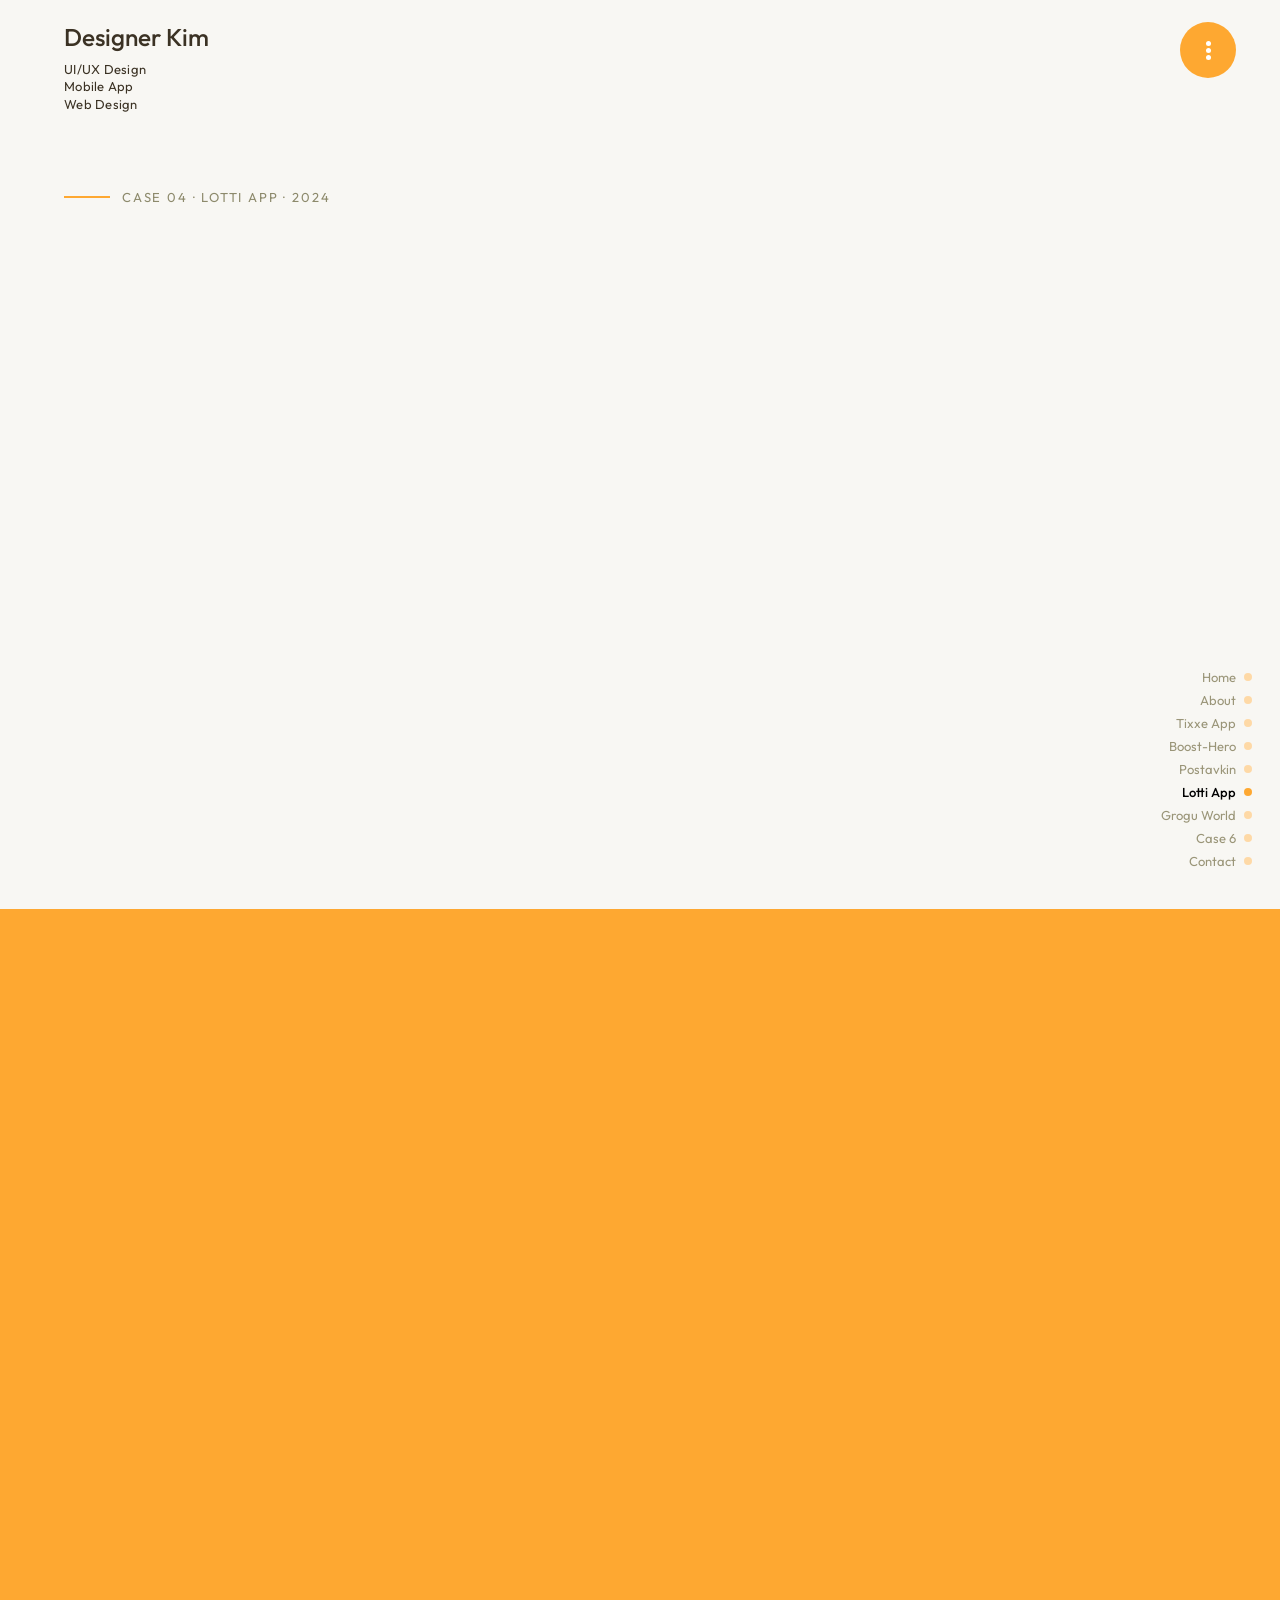
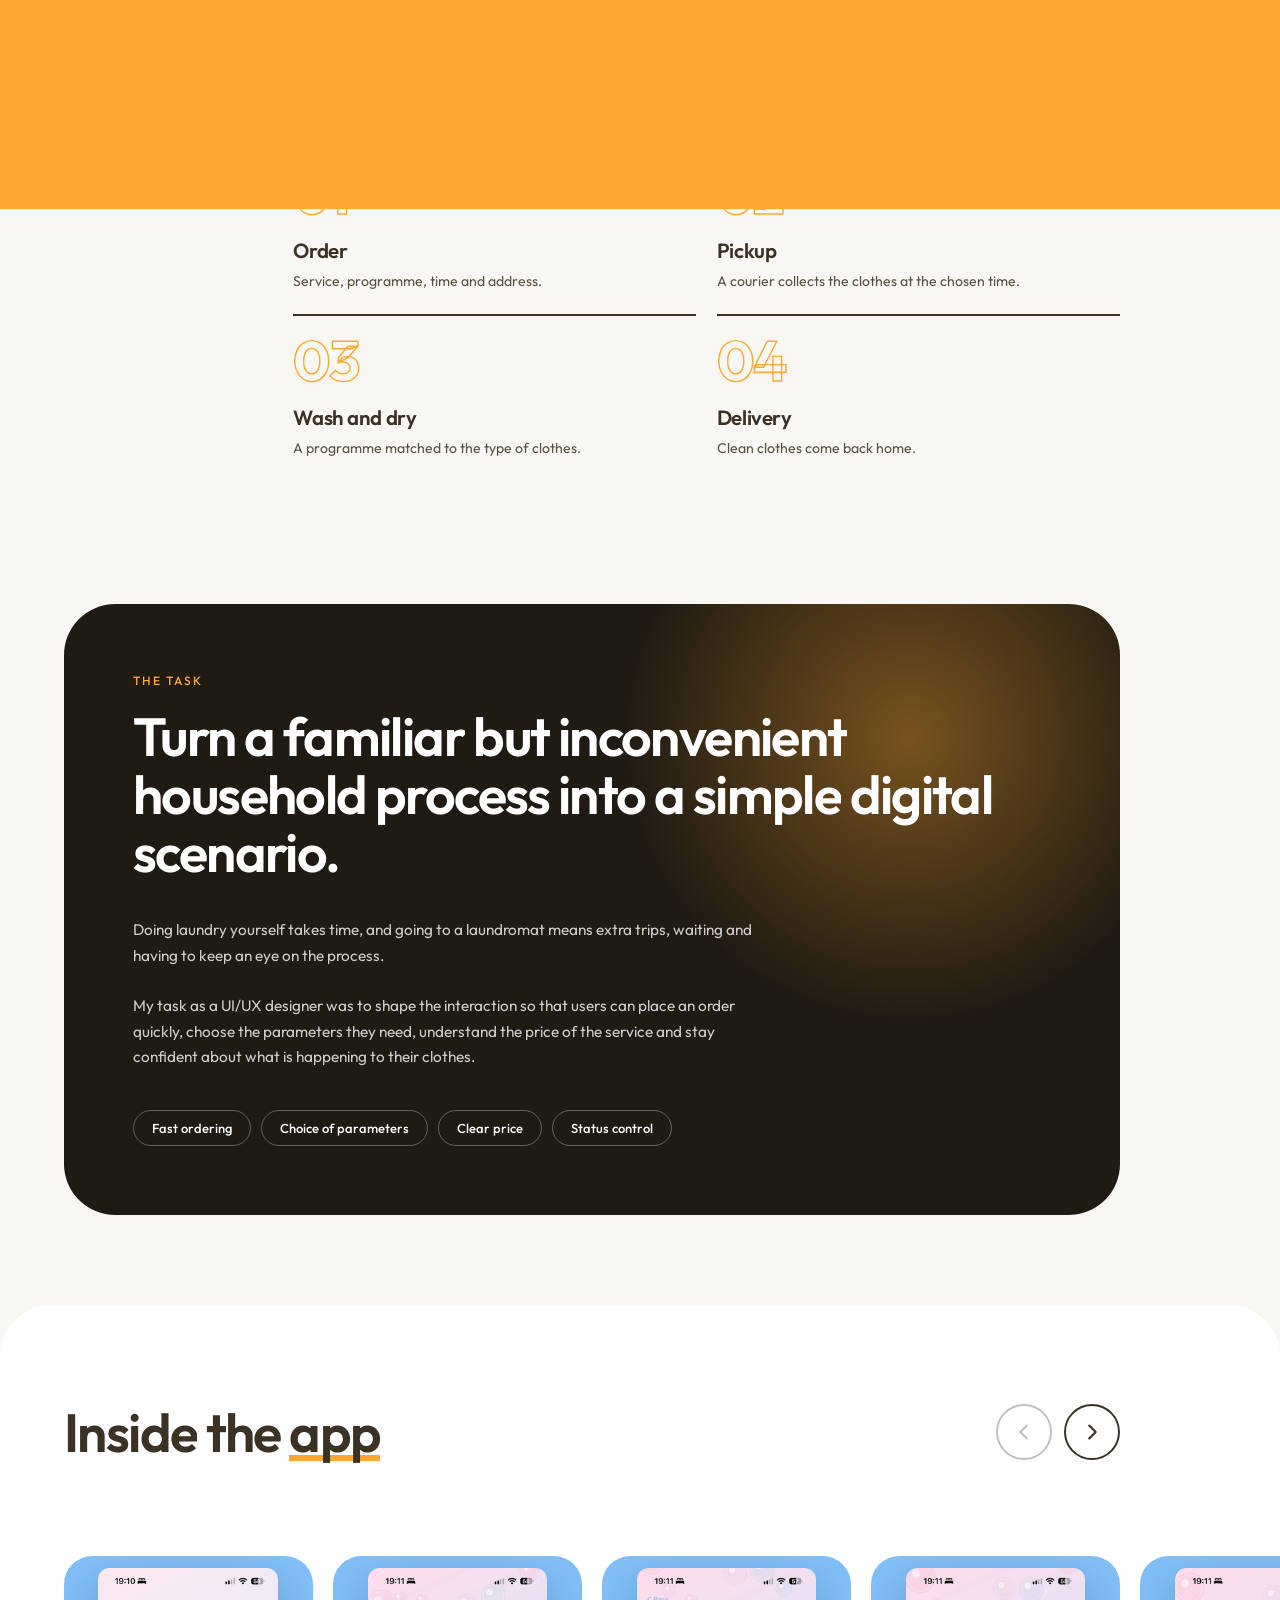
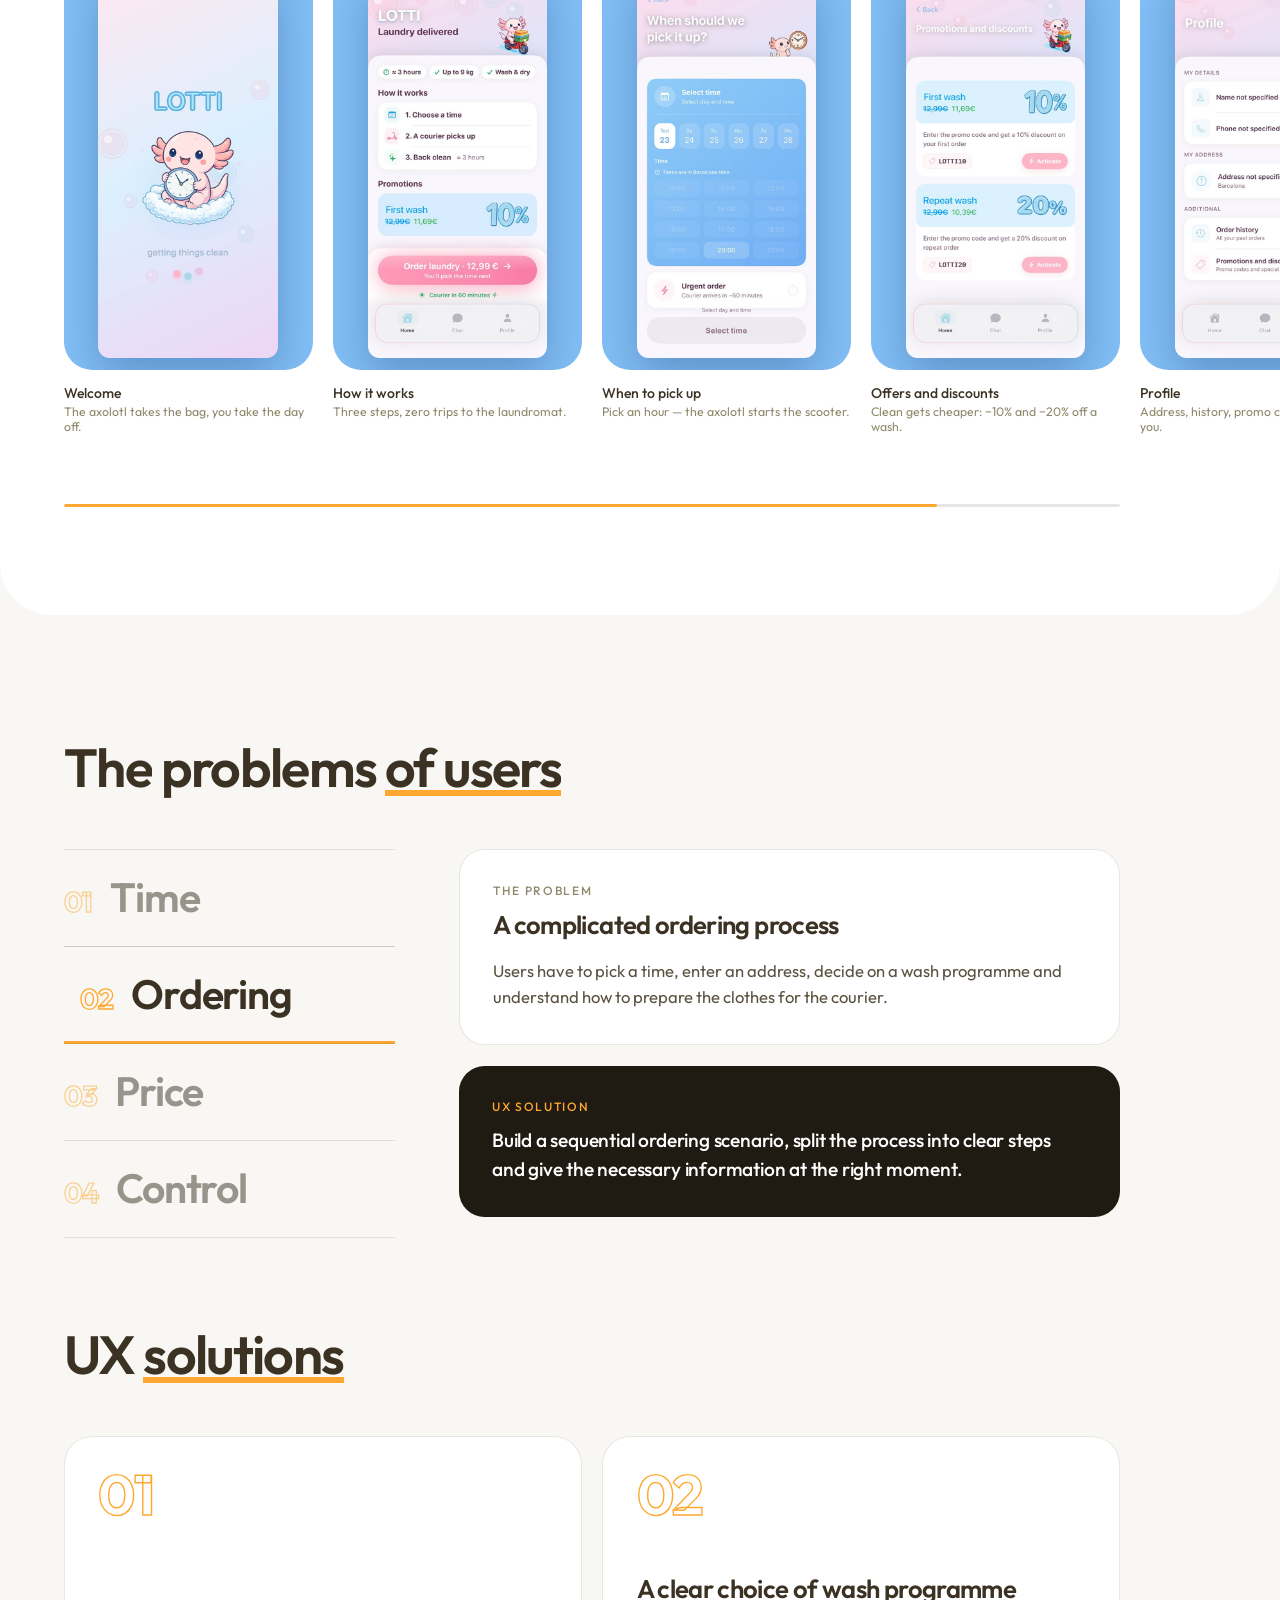
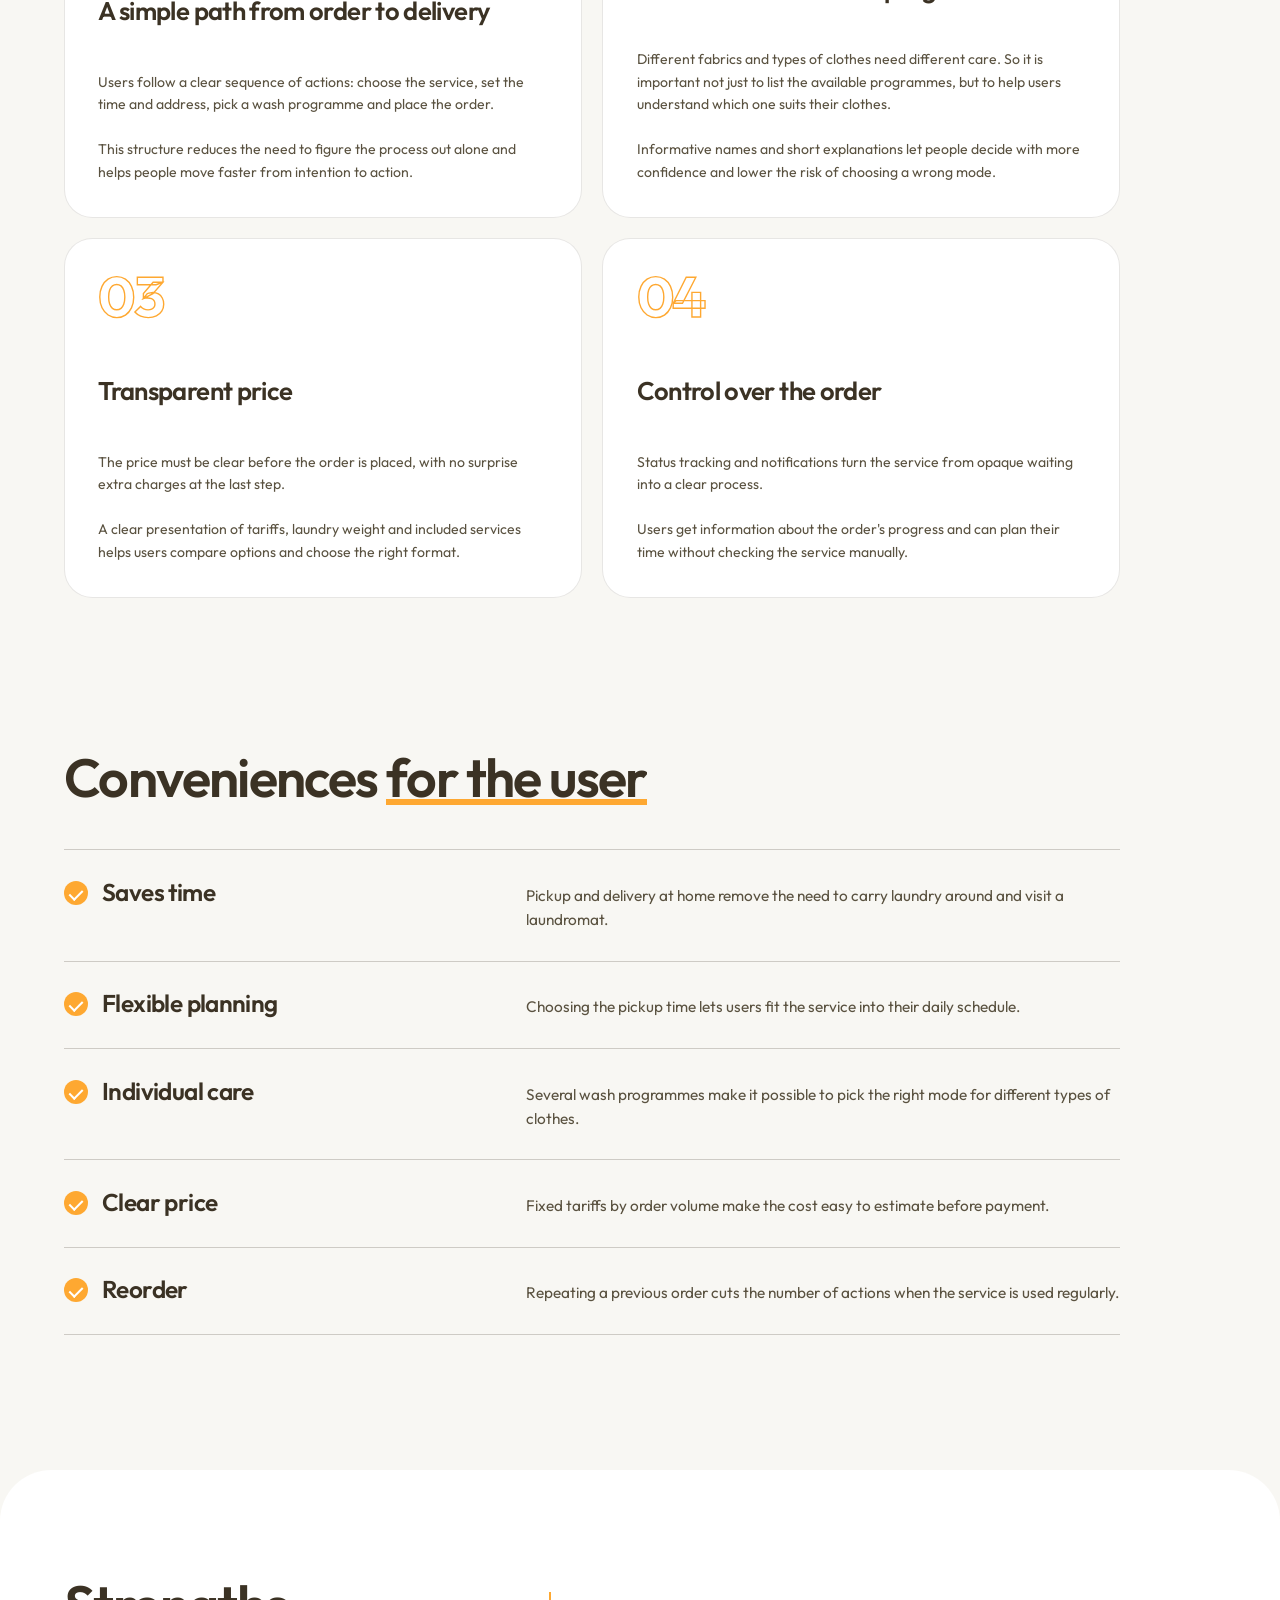
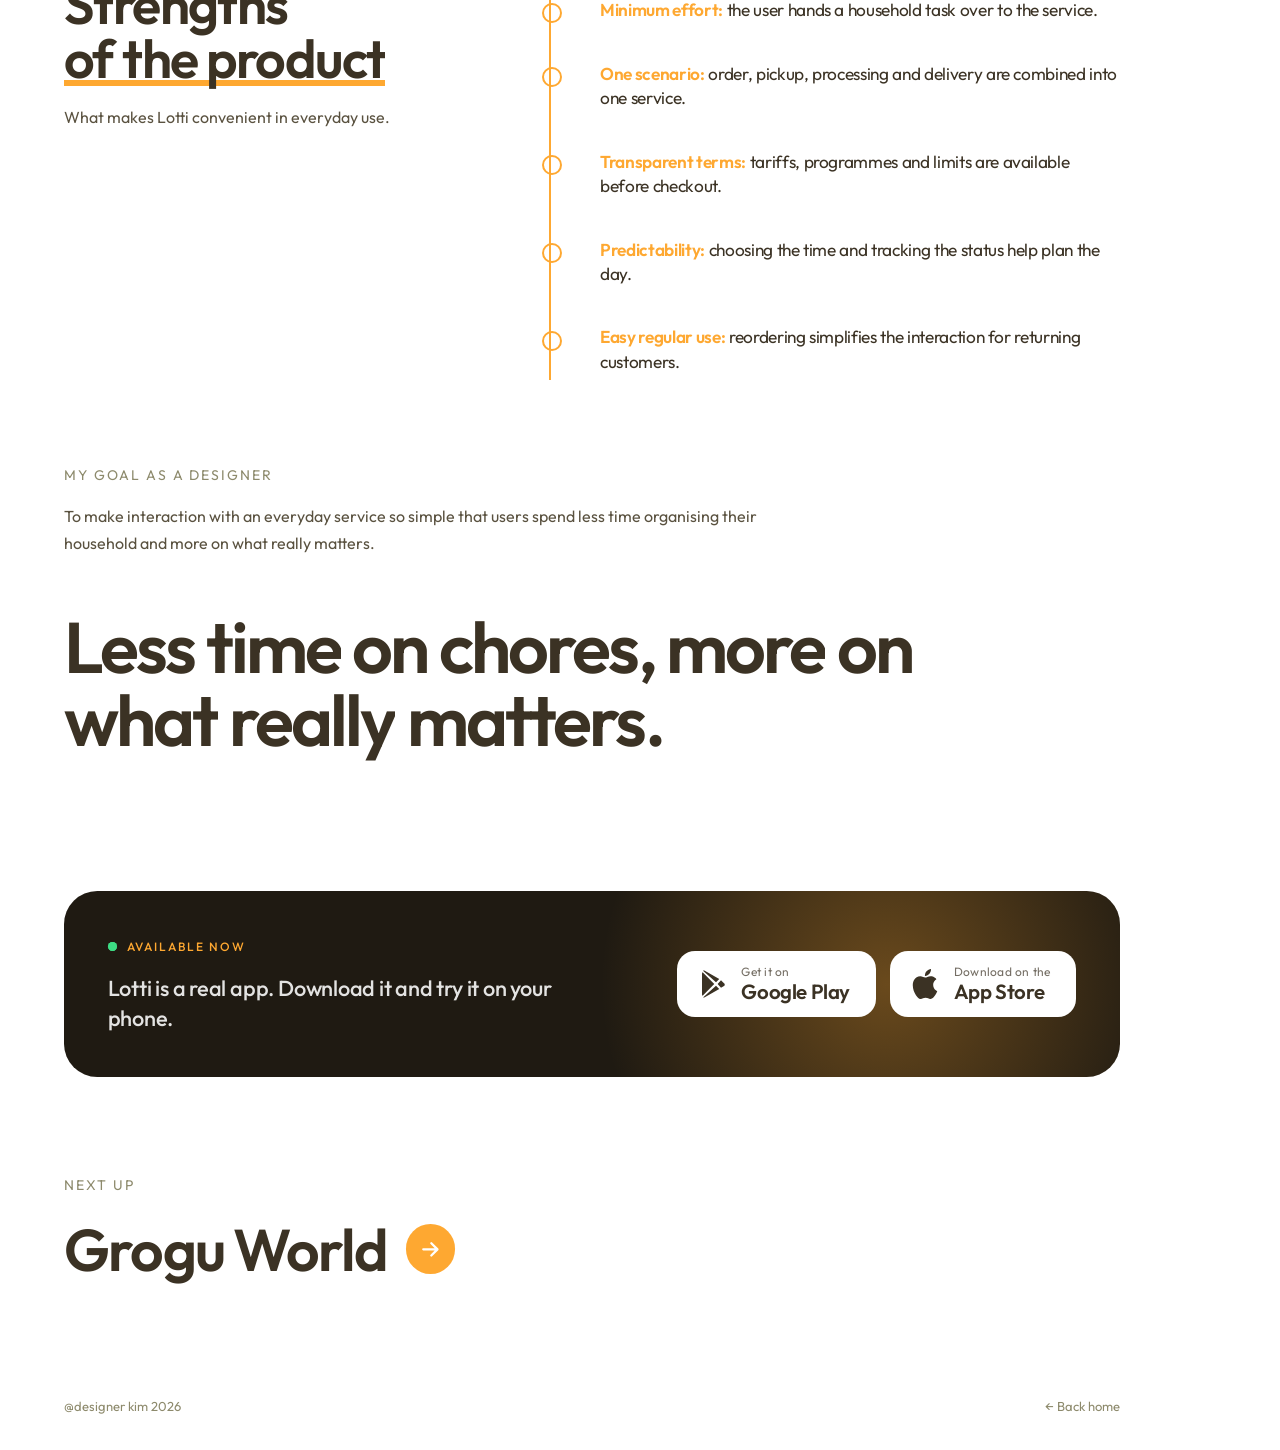
<file: case4.html>
<!DOCTYPE html>
<html lang="en" class="scroll"><head>
<meta charset="utf-8"><script>(function(){var d=document.documentElement;function s(){var h=(window.visualViewport&&visualViewport.height)||innerHeight;d.style.setProperty('--vh',(h*0.01).toFixed(3)+'px')}s();addEventListener('resize',s);addEventListener('orientationchange',function(){setTimeout(s,150)});if(window.visualViewport)visualViewport.addEventListener('resize',s)})();</script><meta name="theme-color" content="#f8f7f3"><meta name="viewport" content="width=device-width, initial-scale=1, viewport-fit=cover">
<title>Designer Kim - Lotti App</title>
<link rel="preconnect" href="https://fonts.googleapis.com"><link rel="preconnect" href="https://fonts.gstatic.com" crossorigin>
<link href="https://fonts.googleapis.com/css2?family=Outfit:wght@300;400;500;600&display=swap" rel="stylesheet">
<style>
html{--vh:1vh;-webkit-text-size-adjust:100%;text-size-adjust:100%}
:root{--padr:max(var(--pad),160px);--orange:#fea831;--ink:#3b3224;--bgc:#f8f7f3;--mut:#8d8a6c;--round:"Outfit","Avenir Next","Segoe UI",system-ui,"Apple SD Gothic Neo","Malgun Gothic","Noto Sans KR",sans-serif;--pad:clamp(20px,5vw,84px);--ease:cubic-bezier(.2,.8,.2,1)}
*{box-sizing:border-box}
html.scroll{height:auto;max-height:none;position:static;overflow-x:hidden;overflow-y:auto;overscroll-behavior:auto;scroll-behavior:smooth}
html.scroll body{height:auto;max-height:none;position:static;overflow:visible;contain:none;margin:0;background:var(--bgc);font-family:var(--round);color:var(--ink);touch-action:auto}
button{font:inherit;color:inherit}a{color:inherit}:focus-visible{outline:3px solid var(--orange);outline-offset:3px}
.brand{position:absolute;z-index:15;left:var(--pad);top:calc(clamp(16px,2vw,24px) + env(safe-area-inset-top,0px));line-height:1.35}
.brand a{display:block;text-decoration:none;font-weight:500;font-size:clamp(22px,1.9vw,32px);line-height:1.1;margin-bottom:10px}
.brand span{display:block;font-weight:400;font-size:clamp(13px,.95vw,16px);letter-spacing:.02em}
.side{position:fixed;z-index:15;right:clamp(16px,2.2vw,40px);bottom:clamp(16px,2.4vw,30px);display:flex;flex-direction:column;align-items:flex-end;gap:5px}
.side button{display:flex;align-items:center;gap:8px;background:none;border:0;padding:1px 0;cursor:pointer;font-size:13px;color:#9a9578;transition:color .2s}
.side button::after{content:"";width:8px;height:8px;border-radius:50%;background:#fed9a6;transition:background .2s}
.side button:hover{color:#000}.side button:hover::after{background:var(--orange)}
.side button.cur{color:#000;font-weight:500}.side button.cur::after{background:var(--orange)}

/* ---------- headline reveal: words slide up out of a mask ---------- */
.rv .w{display:inline-block;overflow:hidden;vertical-align:top;padding-bottom:.14em;margin-bottom:-.14em}
.rv .w>i{display:inline-block;font-style:normal;transform:translateY(112%) rotate(4deg);transform-origin:0 100%;transition:transform 1s var(--ease);transition-delay:calc(var(--n)*70ms + var(--d,0ms))}
.rv.in .w>i{transform:none}
.rv em{font-style:normal;background:linear-gradient(var(--orange),var(--orange)) 0 92%/0% .12em no-repeat;transition:background-size 1.1s var(--ease) .7s}
.rv.in em{background-size:100% .12em}
.fade{opacity:0;transform:translateY(22px);transition:opacity .9s ease,transform .9s var(--ease);transition-delay:var(--d,0ms)}
.fade.in{opacity:1;transform:none}


/* ---------- hero: title left, facts column right ---------- */
.hero{position:relative;display:grid;grid-template-columns:minmax(0,2.3fr) minmax(220px,.62fr);gap:var(--pad);align-items:end;padding:clamp(130px,21vh,220px) var(--padr) 0 var(--pad)}
.eyebrow{display:flex;align-items:center;gap:12px;font-size:clamp(13px,1vw,16px);letter-spacing:.14em;text-transform:uppercase;color:var(--mut)}
.eyebrow::before{content:"";width:46px;height:2px;background:var(--orange);transform-origin:0 50%;animation:line 1s var(--ease) 4.4s both}
@keyframes line{from{transform:scaleX(0)}}
.h1{margin:.28em 0 0;font-weight:600;letter-spacing:-.035em;line-height:.96;font-size:clamp(32px,4vw,80px)}
.h1 .sub{display:block;margin-top:clamp(20px,2.4vw,36px);font-size:clamp(15px,.2em,34px);letter-spacing:0;font-weight:400;line-height:1.3;color:var(--mut);max-width:24em}
.meta{display:flex;flex-direction:column;padding-bottom:.6em}
.meta>div{display:flex;justify-content:space-between;align-items:baseline;gap:16px;padding:14px 0;border-bottom:1px solid rgba(59,50,36,.18);position:relative}
.meta>div::after{content:"";position:absolute;left:0;bottom:-1px;height:2px;width:100%;background:var(--orange);transform:scaleX(0);transform-origin:0 50%;transition:transform .6s var(--ease)}
.meta>div:hover::after{transform:scaleX(1)}
.meta b{font-weight:500;font-size:12px;letter-spacing:.14em;text-transform:uppercase;color:var(--mut)}
.meta span{font-size:clamp(15px,1.15vw,19px);font-weight:500;text-align:right}

/* ---------- big image: opens from the centre ---------- */
.ph{position:relative;overflow:hidden;border-radius:clamp(18px,2.2vw,34px);isolation:isolate}
.big{margin:clamp(50px,10vh,110px) var(--padr) 0 var(--pad)}
.big .ph{aspect-ratio:2/1;background:linear-gradient(120deg,#2b2115,#5a3a12 55%,#fea831);clip-path:inset(0 50% 0 50% round 34px);transition:clip-path 1.5s var(--ease)}
.big.in .ph{clip-path:inset(0 0 0 0 round 34px)}
.hph{position:absolute;inset:0;z-index:-2;display:grid;place-items:center;font-weight:700;letter-spacing:-.04em;font-size:clamp(40px,9vw,160px);color:rgba(255,255,255,.16)}
.big .ph .in-img{position:absolute;inset:0;transform-origin:50% 0;transform:scale(var(--sc,1));will-change:transform;z-index:-1}
.big .ph .in-img img{display:block;width:100%;height:100%;object-fit:cover}

/* ---------- intro: lead left, kicker right ---------- */
.intro{position:relative;display:grid;grid-template-columns:minmax(0,1.7fr) minmax(120px,.5fr);gap:var(--pad);padding:clamp(100px,20vh,230px) var(--padr) clamp(60px,10vh,120px) var(--pad);align-items:start}
.kicker{font-size:clamp(14px,1.05vw,17px);letter-spacing:.14em;text-transform:uppercase;color:var(--mut);padding-top:.7em;text-align:right;order:2}
.lead{margin:0;font-weight:500;letter-spacing:-.02em;line-height:1.2;font-size:clamp(22px,2.6vw,44px)}

/* ---------- chips ---------- */
.chips{display:flex;flex-wrap:wrap;gap:10px;margin-top:clamp(26px,4.5vh,46px)}
.chips span{padding:9px 18px;border:1px solid rgba(59,50,36,.25);border-radius:99px;font-size:clamp(13px,1vw,15px);font-weight:500;opacity:0;transform:translateY(12px);transition:opacity .6s ease,transform .7s var(--ease),background .3s,color .3s,border-color .3s;transition-delay:calc(var(--k,0)*90ms + 300ms)}
.chips.in span{opacity:1;transform:none}
.chips span:hover{background:var(--orange);border-color:var(--orange);color:#fff;transition-delay:0s}

/* ---------- live project link ---------- */
.live{background:#fff;padding:0 var(--padr) 0 var(--pad)}
.livecard{position:relative;display:flex;justify-content:space-between;align-items:center;gap:clamp(18px,3vw,40px);flex-wrap:wrap;padding:clamp(26px,3.4vw,54px);border-radius:clamp(22px,2.6vw,40px);background:#1f1a12;color:#fff;text-decoration:none;overflow:hidden;isolation:isolate;transition:transform .6s var(--ease),box-shadow .6s ease}
.livecard::before{content:"";position:absolute;right:-8%;top:50%;width:min(60%,640px);aspect-ratio:1;translate:0 -50%;border-radius:50%;background:radial-gradient(circle,rgba(254,168,49,.42),transparent 64%);z-index:-1;transition:transform .8s var(--ease),opacity .6s;opacity:.8}
.livecard:hover{transform:translateY(-6px);box-shadow:0 40px 60px -34px rgba(80,50,10,.55)}
.livecard:hover::before{transform:scale(1.25)}
.lv-k{display:inline-flex;align-items:center;gap:10px;font-size:12px;letter-spacing:.16em;text-transform:uppercase;color:var(--orange);font-weight:500}
.lv-k b{font-weight:500}
.pulse{position:relative;width:9px;height:9px;border-radius:50%;background:#3ddc84}
.pulse::after{content:"";position:absolute;inset:0;border-radius:50%;background:#3ddc84;animation:pl 1.8s ease-out infinite}
@keyframes pl{from{transform:scale(1);opacity:.7}to{transform:scale(3.2);opacity:0}}
.lv-l p{margin:.9em 0 0;font-size:clamp(17px,1.7vw,27px);line-height:1.35;font-weight:500;letter-spacing:-.01em;max-width:21em;color:rgba(255,255,255,.88)}
.lv-r{display:flex;align-items:center;gap:clamp(14px,1.8vw,26px)}
.lv-url{font-weight:600;letter-spacing:-.03em;line-height:1.1;font-size:clamp(26px,3.6vw,60px)}
.lv-url .u{background:linear-gradient(var(--orange),var(--orange)) 0 100%/100% .07em no-repeat;transition:background-size .6s var(--ease);padding-bottom:.08em}
.livecard:hover .lv-url .u{background-size:0 .07em;background-position:100% 100%}
.livecard .arr{flex:none;width:clamp(48px,5vw,76px);aspect-ratio:1;border-radius:50%;background:var(--orange);color:#fff;display:grid;place-items:center;transition:transform .5s var(--ease)}
.livecard .arr svg{width:42%;height:42%;stroke:currentColor;stroke-width:2.4;fill:none;stroke-linecap:round;stroke-linejoin:round}
.livecard:hover .arr{transform:rotate(45deg) scale(1.08)}
.livecard:focus-visible{outline-offset:6px}
.live+.outro{padding-top:clamp(60px,11vh,130px)}
.outro .kicker{order:0;text-align:left;padding-top:0}

/* ---------- outro ---------- */
.outro{padding:clamp(90px,17vh,200px) var(--padr) clamp(50px,10vh,110px) var(--pad);display:flex;flex-direction:column;align-items:flex-start;gap:26px;background:#fff}
.nextbtn{display:inline-flex;align-items:center;gap:18px;background:none;border:0;padding:0;cursor:pointer;font-weight:600;letter-spacing:-.03em;line-height:1;font-size:clamp(30px,4.6vw,80px)}
.nextbtn .arr{flex:none;width:1.05em;height:1.05em;border-radius:50%;background:var(--orange);color:#fff;display:grid;place-items:center;font-size:.8em;line-height:0;transition:transform .5s var(--ease)}
.nextbtn .arr svg{width:46%;height:46%;display:block;stroke:currentColor;stroke-width:2.4;fill:none;stroke-linecap:round;stroke-linejoin:round}
.nextbtn:hover .arr{transform:rotate(-45deg) scale(1.08)}
.nextbtn span.t{background:linear-gradient(var(--ink),var(--ink)) 0 100%/0 .06em no-repeat;transition:background-size .6s var(--ease)}
.nextbtn:hover span.t{background-size:100% .06em}
.foot{display:flex;justify-content:space-between;gap:16px;flex-wrap:wrap;padding:30px var(--padr) 36px var(--pad);background:#fff;font-size:13px;color:var(--mut)}
.foot a{text-decoration:none}.foot a:hover{color:var(--ink)}

/* ---------- responsive ---------- */
@media (min-width:821px) and (max-width:1280px){.h1{font-size:3.55vw}}
@media (max-width:820px){
 :root{--padr:var(--pad)}
 .hero{grid-template-columns:1fr;gap:34px}
 .meta{padding-bottom:0}
 .intro{grid-template-columns:1fr;gap:18px}.kicker{order:0;text-align:left}
 .sec{grid-template-columns:1fr;gap:18px}.sec-l{position:static;display:flex;align-items:baseline;gap:18px}.sec-l .lab{margin:0}.sec .num{font-size:60px}.cols{grid-template-columns:1fr}
 .side{display:none}
 .lv-r{width:100%;justify-content:space-between}
 .big .ph{aspect-ratio:16/10}
 .deck-in{grid-template-columns:1fr;grid-template-areas:"head" "stack" "cap" "ctl"}
 .deck-r{margin-top:6px}
}
@media (prefers-reduced-motion:reduce){.rv .w>i,.fade,.big .ph,.sec::before,.card li,.chips span{transition:none!important;animation:none!important}.c3{transition:none}}

/* ================= case 3 : Postavkin ================= */
.hero3{padding:clamp(130px,21vh,220px) var(--padr) 0 var(--pad)}
.hero3 .h1{font-size:clamp(38px,4.9vw,96px);max-width:16em;margin-top:.3em}
.lede{margin:clamp(20px,3vh,34px) 0 0;max-width:27em;font-size:clamp(16px,1.35vw,23px);line-height:1.45;color:#5a5240}
.route{display:flex;align-items:center;gap:18px;margin-top:clamp(40px,8vh,90px);font-size:12px;letter-spacing:.16em;text-transform:uppercase;color:var(--mut);font-weight:500}
.route .pt{display:flex;align-items:center;gap:10px;white-space:nowrap}
.route .pt::before{content:"";width:12px;height:12px;border-radius:50%;border:2px solid var(--orange);background:var(--bgc)}
.lane{position:relative;flex:1;height:2px;background:repeating-linear-gradient(90deg,rgba(59,50,36,.38) 0 7px,transparent 7px 15px)}
.lane .box{position:absolute;top:50%;left:0;width:20px;height:20px;border-radius:5px;background:var(--orange);translate:0 -50%;opacity:0;box-shadow:inset 0 -6px 0 rgba(150,70,0,.22),inset 0 6px 0 rgba(255,255,255,.25);animation:ship 5s cubic-bezier(.65,0,.25,1) 4.9s infinite}
@keyframes ship{0%{left:0;rotate:0deg;opacity:0}8%{opacity:1}72%{left:calc(100% - 20px);rotate:180deg;opacity:1}86%{left:calc(100% - 20px);rotate:180deg;opacity:0}100%{left:calc(100% - 20px);opacity:0}}
.facts{display:grid;grid-template-columns:minmax(0,1.5fr) repeat(3,minmax(0,1fr));margin-top:clamp(26px,4vh,44px);border-top:1px solid rgba(59,50,36,.22)}
.facts>div{padding:clamp(18px,2.4vh,28px) clamp(12px,1.6vw,26px) 0 0;display:flex;flex-direction:column;gap:10px}
.facts b{font-weight:500;font-size:12px;letter-spacing:.14em;text-transform:uppercase;color:var(--mut)}
.facts span{font-size:clamp(17px,1.4vw,24px);font-weight:500;line-height:1.25}
.facts .yr span{font-weight:700;font-size:clamp(56px,8.4vw,150px);line-height:.88;letter-spacing:-.05em;color:transparent;-webkit-text-stroke:1.5px var(--orange);transition:color .5s}
.facts .yr:hover span{color:var(--orange)}

.big .ph{aspect-ratio:3600/1843;clip-path:inset(100% 0 0 0 round 34px)}
.big.in .ph{clip-path:inset(0 0 0 0 round 34px)}

.intro3{display:grid;grid-template-columns:minmax(120px,.4fr) minmax(0,2fr);gap:var(--pad);padding:clamp(90px,16vh,190px) var(--padr) clamp(50px,8vh,100px) var(--pad);align-items:start}
.intro3 .kicker{order:0;text-align:left;padding-top:.7em}
.svc{display:grid;grid-template-columns:repeat(3,minmax(0,1fr));gap:clamp(14px,1.6vw,24px);margin-top:clamp(34px,6vh,64px)}
.svc>div{position:relative;padding-top:20px;border-top:2px solid var(--ink)}
.svc>div::before{content:"";position:absolute;left:0;top:-2px;height:2px;width:100%;background:var(--orange);transform:scaleX(0);transform-origin:0 50%;transition:transform .6s var(--ease)}
.svc>div:hover::before{transform:scaleX(1)}
.svc .sn{display:block;font-weight:700;font-size:clamp(40px,4.4vw,72px);line-height:.9;letter-spacing:-.04em;color:transparent;-webkit-text-stroke:1.4px var(--orange)}
.svc h4{margin:.9em 0 .4em;font-size:clamp(19px,1.6vw,26px);font-weight:600;letter-spacing:-.02em}
.svc p{margin:0;font-size:clamp(14px,1.1vw,17px);line-height:1.55;color:#5a5240}

.h2{margin:0;font-weight:600;letter-spacing:-.03em;line-height:1;font-size:clamp(30px,4.2vw,72px)}
.pairs{padding:clamp(80px,14vh,170px) var(--padr) clamp(60px,10vh,120px) var(--pad)}
.pr-grid{display:grid;grid-template-columns:minmax(260px,.8fr) minmax(0,1.6fr);gap:var(--pad);margin-top:clamp(32px,6vh,70px);align-items:start}
.pr-list{display:flex;flex-direction:column}
.ptab{display:grid;grid-template-columns:auto 1fr;gap:0 18px;align-items:baseline;width:100%;text-align:left;background:none;border:0;border-top:1px solid rgba(59,50,36,.22);padding:clamp(18px,3vh,30px) 0;cursor:pointer;position:relative;opacity:.5;transition:opacity .4s,padding .5s var(--ease)}
.ptab:last-child{border-bottom:1px solid rgba(59,50,36,.22)}
.ptab .tn2{font-weight:700;font-size:clamp(22px,2.2vw,36px);letter-spacing:-.03em;color:transparent;-webkit-text-stroke:1.3px var(--orange)}
.ptab .pt{font-weight:600;font-size:clamp(26px,3.2vw,54px);letter-spacing:-.03em;line-height:1}
.ptab .bar{position:absolute;left:0;bottom:-1px;height:3px;width:100%;background:var(--orange);transform:scaleX(0);transform-origin:0 50%}
.ptab:hover{opacity:.9}
.ptab.on{opacity:1;padding-left:16px}
.ptab.on .bar{animation:fill 7s linear forwards}
.pr-list.manual .ptab.on .bar{animation:none;transform:none}
.pr-list.paused .ptab.on .bar{animation-play-state:paused}
@keyframes fill{to{transform:scaleX(1)}}
.pr-panel{display:grid;gap:clamp(14px,1.6vw,22px)}
.pp-p,.pp-s{border-radius:clamp(18px,2vw,28px);padding:clamp(22px,2.6vw,42px)}
.pp-p{background:#fff;border:1px solid rgba(59,50,36,.12)}
.pp-s{background:#1f1a12;color:#fff}
.pr-panel h4{margin:0 0 1em;font-size:12px;letter-spacing:.14em;text-transform:uppercase;font-weight:500;color:var(--mut)}
.pp-s h4{color:var(--orange)}
.pp-p h5{margin:0 0 .7em;font-size:clamp(20px,2vw,32px);line-height:1.15;font-weight:600;letter-spacing:-.025em}
.pp-p p{margin:0;font-size:clamp(16px,1.3vw,20px);line-height:1.6;color:#5a5240}
.pp-s p{margin:0;font-size:clamp(17px,1.5vw,24px);line-height:1.5;font-weight:500;letter-spacing:-.01em}
.pp-s ul{list-style:none;margin:0;padding:0;display:grid;grid-template-columns:1fr 1fr;gap:16px 28px}
.pp-s li{position:relative;padding-left:32px;font-size:clamp(15px,1.15vw,18px);line-height:1.45;font-weight:500}
.pp-s li::before{content:"";position:absolute;left:0;top:.12em;width:20px;height:20px;border-radius:50%;background:var(--orange)}
.pp-s li::after{content:"";position:absolute;left:7px;top:.33em;width:5px;height:9px;border:solid #fff;border-width:0 2px 2px 0;transform:rotate(45deg)}
.pr-panel.swap>div{animation:capin .7s var(--ease) both}.pr-panel.swap>div+div{animation-delay:.1s}
.pr-panel.swap li{animation:capin .7s var(--ease) both;animation-delay:calc(var(--k)*70ms + 200ms)}
@keyframes capin{from{opacity:0;transform:translateY(14px)}to{opacity:1;transform:none}}

/* gallery: expanding panels on a dark ground */
:root{--gr:clamp(26px,4vw,64px)}
.gal3{position:relative;z-index:2;background:#1f1a12;color:#fff;border-radius:var(--gr);padding:clamp(60px,11vh,120px) var(--padr) clamp(46px,8vh,90px) var(--pad)}
.g3-h{display:flex;justify-content:space-between;align-items:flex-end;gap:20px;flex-wrap:wrap}
.gal3 .h2{color:#fff}
.g3-ctl{display:flex;align-items:center;gap:12px}
.g3-ctl .cnt{font-variant-numeric:tabular-nums;font-size:15px;letter-spacing:.12em;color:rgba(255,255,255,.6);margin-right:8px}
.g3-ctl .b{width:54px;height:54px;border-radius:50%;border:2px solid rgba(255,255,255,.45);background:none;color:#fff;cursor:pointer;display:grid;place-items:center;transition:background .25s,border-color .25s,transform .3s var(--ease)}
.g3-ctl .b:hover{background:var(--orange);border-color:var(--orange);transform:scale(1.07)}
.g3-ctl svg{width:22px;height:22px;stroke:currentColor;stroke-width:2.4;fill:none;stroke-linecap:round;stroke-linejoin:round}
.acc{display:flex;gap:12px;height:clamp(360px,56vh,640px);margin-top:clamp(28px,5vh,56px)}
.pn{margin:0;position:relative;flex:1 1 0;min-width:0;border-radius:clamp(16px,2vw,28px);overflow:hidden;cursor:pointer;background:#2c251a;transition:flex-grow .9s var(--ease);outline:none;isolation:isolate}
.pn.on{flex-grow:var(--g,6.5)}
.pn:focus-visible{outline:3px solid var(--orange);outline-offset:3px}
.ph3{position:absolute;inset:0;background:linear-gradient(160deg,hsl(var(--h) 88% 58%),hsl(calc(var(--h) + 30) 78% 40%));z-index:-1}
.ph3 .mk{position:absolute;inset:7% 6% 9%;display:block}
.ph3 .mk i{position:absolute;inset:0;border-radius:clamp(12px,1.4vw,20px);background:rgba(255,255,255,.34);display:grid;place-items:center}
.ph3 .mk i::before{content:"";width:clamp(34px,5vw,72px);aspect-ratio:1;background:radial-gradient(circle at 70% 32%,rgba(255,255,255,.9) 0 11%,transparent 12%),linear-gradient(135deg,transparent 46%,rgba(255,255,255,.75) 47% 100%) 0 100%/60% 55% no-repeat,linear-gradient(225deg,transparent 46%,rgba(255,255,255,.55) 47% 100%) 100% 100%/60% 40% no-repeat;border:3px solid rgba(255,255,255,.85);border-radius:12px}
.ph3 img{position:absolute;inset:0;width:100%;height:100%;object-fit:cover;object-position:50% 0;display:block;pointer-events:none;user-select:none}
.pn::after{content:"";position:absolute;inset:0;background:linear-gradient(180deg,rgba(31,26,18,.12),rgba(31,26,18,.6));transition:opacity .7s;pointer-events:none}
.pn.on::after{opacity:0}
.tn{position:absolute;top:20px;left:50%;translate:-50% 0;font-weight:700;font-size:15px;letter-spacing:.06em;color:#fff;z-index:2;transition:opacity .4s}
.vt{position:absolute;left:50%;bottom:22px;translate:-50% 0;writing-mode:vertical-rl;rotate:180deg;white-space:nowrap;font-weight:600;font-size:clamp(16px,1.4vw,22px);letter-spacing:-.01em;color:#fff;z-index:2;transition:opacity .4s}
.pn.on .tn,.pn.on .vt{opacity:0}
.cap3{position:absolute;left:0;right:0;bottom:0;z-index:3;padding:clamp(40px,6vw,90px) clamp(18px,2.4vw,36px) clamp(18px,2.4vw,34px);background:linear-gradient(0deg,rgba(20,15,8,.86),rgba(20,15,8,0));opacity:0;transform:translateY(16px);transition:opacity .4s,transform .5s var(--ease)}
.pn.on .cap3{opacity:1;transform:none;transition:opacity .6s .35s,transform .8s var(--ease) .35s}
.cap3 .n{display:block;font-weight:700;font-size:clamp(34px,4vw,64px);line-height:.9;letter-spacing:-.04em;color:transparent;-webkit-text-stroke:1.4px var(--orange)}
.cap3 h3{margin:.45em 0 .25em;font-size:clamp(20px,1.9vw,32px);font-weight:600;letter-spacing:-.02em}
.cap3 p{margin:0;font-size:clamp(14px,1.1vw,18px);line-height:1.5;color:rgba(255,255,255,.82);max-width:28em}
.g3-prog{height:2px;margin-top:26px;border-radius:2px;background:rgba(255,255,255,.2);overflow:hidden}
.g3-prog i{display:block;height:100%;width:0;background:var(--orange);transition:width .8s var(--ease)}


@media (max-width:820px){
 .hero3 .h1{font-size:clamp(36px,10.5vw,64px)}
 .route{margin-top:34px}
 .facts{grid-template-columns:1fr 1fr}.facts .yr{grid-column:1/-1}
 .intro3{grid-template-columns:1fr;gap:18px}.intro3 .kicker{padding-top:0}
 .svc{grid-template-columns:1fr}
 .pr-grid{grid-template-columns:1fr;gap:26px}
 .pp-s ul{grid-template-columns:1fr}
 .big .ph{aspect-ratio:3600/1843}
 .acc{flex-direction:column;height:clamp(460px,128vw,620px);gap:10px}
 .pn.on{flex-grow:7}
 .vt{writing-mode:horizontal-tb;rotate:0deg;left:20px;top:50%;bottom:auto;translate:0 -50%}
 .tn{top:50%;left:auto;right:20px;translate:0 -50%}
}
@media (prefers-reduced-motion:reduce){.lane .box{animation:none}.pn,.ptab .bar{transition:none!important;animation:none!important}.pr-panel.swap>div,.pr-panel.swap li{animation:none}}
.ph3 .mk{transition:opacity .6s}.pn:not(.on) .ph3 .mk{opacity:0}

.more{margin:clamp(22px,3.4vh,36px) 0 0;max-width:36em;font-size:clamp(16px,1.3vw,21px);line-height:1.6;color:#5a5240}

/* task: dark statement band */
.task{padding:clamp(40px,8vh,90px) var(--padr) clamp(60px,10vh,120px) var(--pad)}
.task-in{position:relative;overflow:hidden;isolation:isolate;border-radius:var(--gr);background:#1f1a12;color:#fff;padding:clamp(34px,5.4vw,90px)}
.task-in::before{content:"";position:absolute;right:-10%;top:-30%;width:min(60%,720px);aspect-ratio:1;border-radius:50%;background:radial-gradient(circle,rgba(254,168,49,.4),transparent 64%);z-index:-1}
.task .k2{display:block;font-size:12px;letter-spacing:.16em;text-transform:uppercase;color:var(--orange);font-weight:500;margin-bottom:1.6em}
.task .ts{margin:0;font-weight:600;letter-spacing:-.03em;line-height:1.08;font-size:clamp(28px,4.2vw,72px);max-width:17em}
.task .tt{margin:clamp(24px,4vh,44px) 0 0;max-width:42em;font-size:clamp(15px,1.2vw,19px);line-height:1.65;color:rgba(255,255,255,.78)}
.task .chips span{border-color:rgba(255,255,255,.3);color:#fff}

/* UX solutions: 2x2 */
.ux{padding:0 var(--padr) clamp(80px,13vh,150px) var(--pad)}
.ux-g{display:grid;grid-template-columns:1fr 1fr;gap:clamp(14px,1.6vw,24px);margin-top:clamp(32px,6vh,64px)}
.uxc{position:relative;display:flex;flex-direction:column;gap:clamp(34px,6vh,70px);min-height:clamp(240px,24vw,360px);padding:clamp(24px,2.6vw,42px);border-radius:clamp(20px,2.2vw,32px);background:#fff;border:1px solid rgba(59,50,36,.12);transition:opacity .9s ease var(--d,0ms),transform .6s var(--ease),background .4s,color .4s,box-shadow .6s}
.uxc .un{font-weight:700;font-size:clamp(40px,4.4vw,72px);line-height:.9;letter-spacing:-.04em;color:transparent;-webkit-text-stroke:1.4px var(--orange);transition:-webkit-text-stroke-color .4s}
.uxc h3{margin:auto 0 0;font-size:clamp(21px,2vw,34px);font-weight:600;letter-spacing:-.025em;line-height:1.1}
.uxc p{margin:-.6em 0 0;font-size:clamp(14px,1.1vw,17px);line-height:1.6;color:#5a5240;transition:color .4s}
.uxc.in:hover{background:var(--orange);border-color:var(--orange);color:#fff;transform:translateY(-6px);box-shadow:0 34px 50px -30px rgba(150,80,10,.55)}
.uxc.in:hover .un{-webkit-text-stroke-color:#fff}.uxc.in:hover p{color:rgba(255,255,255,.92)}

/* conveniences: ruled rows */
.am{padding:clamp(20px,4vh,50px) var(--padr) clamp(90px,15vh,170px) var(--pad)}
.am-l{list-style:none;margin:clamp(30px,5vh,60px) 0 0;padding:0}
.am-l li{position:relative;display:grid;grid-template-columns:minmax(0,1fr) minmax(0,1.4fr);gap:clamp(14px,3vw,60px);align-items:baseline;padding:clamp(20px,3.2vh,34px) 0;border-top:1px solid rgba(59,50,36,.22);opacity:0;transform:translateX(-18px);transition:opacity .7s ease,transform .8s var(--ease),padding .5s var(--ease);transition-delay:calc(var(--k)*90ms),calc(var(--k)*90ms),0s}
.am-l li:last-child{border-bottom:1px solid rgba(59,50,36,.22)}
.am-l li::after{content:"";position:absolute;left:0;top:-1px;height:2px;width:100%;background:var(--orange);transform:scaleX(0);transform-origin:0 50%;transition:transform .6s var(--ease)}
.am-l.in li{opacity:1;transform:none}
.am-l.in li:hover::after{transform:scaleX(1)}
.am-l.in li:hover{padding-left:14px;transition-delay:0s}
.am-l b{position:relative;padding-left:38px;font-weight:600;font-size:clamp(19px,1.9vw,31px);letter-spacing:-.025em;line-height:1.15}
.am-l b::before{content:"";position:absolute;left:0;top:.08em;width:24px;height:24px;border-radius:50%;background:var(--orange)}
.am-l b::after{content:"";position:absolute;left:8px;top:.32em;width:6px;height:11px;border:solid #fff;border-width:0 2px 2px 0;transform:rotate(45deg)}
.am-l span{font-size:clamp(15px,1.2vw,19px);line-height:1.55;color:#5a5240}

/* visual approach */
.vis{display:grid;grid-template-columns:minmax(0,1fr) minmax(0,1.4fr);gap:var(--pad);padding:clamp(100px,17vh,200px) var(--padr) clamp(80px,13vh,150px) var(--pad);align-items:start}
.vis .chips{margin-top:clamp(24px,4vh,40px)}
.vis .v1{margin:0;font-weight:500;letter-spacing:-.02em;line-height:1.25;font-size:clamp(20px,2.1vw,34px)}
.vis .v2{margin:1.4em 0 0;max-width:36em;font-size:clamp(15px,1.2vw,19px);line-height:1.65;color:#5a5240}

/* white block: result + approach */
.wb{background:#fff;border-radius:var(--gr) var(--gr) 0 0;padding-top:clamp(70px,12vh,140px)}
.res{display:grid;grid-template-columns:minmax(0,1fr) minmax(0,1.4fr);gap:var(--pad);padding:0 var(--padr) clamp(50px,8vh,100px) var(--pad);align-items:start}
.res-l{position:sticky;top:clamp(90px,14vh,140px)}
.res-l p{margin:1.2em 0 0;font-size:clamp(15px,1.25vw,20px);line-height:1.6;color:#5a5240;max-width:24em}
.steps{list-style:none;margin:0;padding:0 0 0 clamp(18px,2vw,30px);position:relative}
.steps::before{content:"";position:absolute;left:8px;top:14px;bottom:14px;width:2px;background:rgba(59,50,36,.15)}
.steps::after{content:"";position:absolute;left:8px;top:14px;bottom:14px;width:2px;background:var(--orange);transform:scaleY(0);transform-origin:0 0;transition:transform 2s var(--ease) .3s}
.steps.in::after{transform:none}
.steps li{position:relative;padding:clamp(14px,2.2vh,24px) 0 clamp(14px,2.2vh,24px) clamp(22px,2.6vw,40px);font-size:clamp(18px,1.9vw,30px);font-weight:500;letter-spacing:-.02em;line-height:1.25;opacity:0;transform:translateX(18px);transition:opacity .7s ease,transform .8s var(--ease);transition-delay:calc(var(--k)*140ms + 200ms)}
.steps li::before{content:"";position:absolute;left:calc(-1*clamp(18px,2vw,30px) + 1px);top:calc(clamp(14px,2.2vh,24px) + .3em);width:16px;height:16px;border-radius:50%;background:#fff;border:2px solid var(--orange)}
.steps.in li{opacity:1;transform:none}
.principle{margin:0 var(--padr) clamp(80px,13vh,150px) var(--pad);padding:clamp(28px,4vw,64px);border-radius:var(--gr);background:var(--bgc);position:relative}
.principle::before{content:"";position:absolute;left:clamp(28px,4vw,64px);top:0;width:80px;height:4px;background:var(--orange);border-radius:0 0 4px 4px}
.principle b{display:block;font-size:12px;letter-spacing:.16em;text-transform:uppercase;color:var(--mut);font-weight:500;margin-bottom:1.4em}
.principle p{margin:0;font-weight:600;letter-spacing:-.025em;line-height:1.18;font-size:clamp(22px,2.8vw,48px);max-width:24em}
.appr{padding:0 var(--padr) clamp(90px,15vh,170px) var(--pad)}
.appr .kicker{order:0;text-align:left;padding:0 0 1.4em}
.appr .a1{margin:0;max-width:44em;font-size:clamp(15px,1.25vw,20px);line-height:1.65;color:#5a5240}
.appr .aq{margin:clamp(34px,6vh,70px) 0 0;font-weight:600;letter-spacing:-.04em;line-height:1.02;font-size:clamp(34px,5.6vw,100px);max-width:14em}
@media (max-width:820px){
 .ux-g{grid-template-columns:1fr}.uxc{min-height:0}
 .am-l li{grid-template-columns:1fr;gap:8px}
 .vis,.res{grid-template-columns:1fr;gap:26px}.res-l{position:static}
}
.big{filter:drop-shadow(0 0 1px rgba(59,50,36,.3)) drop-shadow(0 34px 40px rgba(60,40,10,.16))}

.pn.on::after{opacity:0}
.ph3 img{inset:7% 6% 9%;width:88%;height:84%;object-fit:contain;object-position:center;border-radius:clamp(10px,1.2vw,18px);box-shadow:0 22px 44px -22px rgba(0,0,0,.5)}
.ph3:has(img) .mk{display:none}
.ph3 img{inset:auto;left:6%;top:7%;width:88%;height:57%;object-position:top center;transition:opacity .5s}
.pn:not(.on) .ph3 img{opacity:0}
.cap3{background:none;padding-top:0}
@media(max-width:820px){.ph3 img{height:50%;box-shadow:none;border-radius:0}}
.ph3 img{height:calc(93% - clamp(150px,14vw,200px))}
.cap3 p{white-space:nowrap;overflow:hidden;text-overflow:ellipsis;max-width:100%}
@media(max-width:820px){.acc{height:clamp(520px,150vw,700px)}.ph3 img{height:calc(93% - 150px)}.cap3 p{font-size:13px}.cap3 .n{font-size:34px}}
.ph3 img{left:50%;transform:translateX(-50%);width:auto;height:auto;max-width:88%;max-height:calc(93% - clamp(150px,14vw,200px));object-fit:fill;border-radius:clamp(10px,1.2vw,16px);box-shadow:0 22px 44px -22px rgba(0,0,0,.5)}
@media(max-width:820px){.ph3 img{max-height:calc(93% - 150px);border-radius:10px;box-shadow:0 14px 28px -16px rgba(0,0,0,.5)}}
#h1 .ht{display:block}
#h1.rv .w{overflow:visible}
#h1.rv .w>i{transform:none!important;transition:none!important}
#h1.rv .ht{clip-path:inset(-12% 101% -22% -2%);transform:translateX(-26px);opacity:.001;transition:clip-path 1.7s cubic-bezier(.22,.61,.36,1) .05s,transform 1.7s cubic-bezier(.22,.61,.36,1) .05s,opacity .5s ease .05s}
#h1.rv.in .ht{clip-path:inset(-12% -2% -22% -2%);transform:none;opacity:1}
@media(max-width:820px){body .big{margin-top:40px}body .intro3{padding-top:52px;padding-bottom:48px}body .task{padding-top:48px;padding-bottom:56px}body .pairs{padding-top:64px;padding-bottom:56px}body .ux{padding-bottom:64px}body .am{padding-bottom:72px}body .gal3{padding-top:64px;padding-bottom:48px}body .vis{padding-top:72px;padding-bottom:64px}body .wb{padding-top:64px}body .appr{padding-bottom:72px}body .outro{padding-top:64px;padding-bottom:64px}}
.loader .bgfade{animation-duration:4.2s}.ring{animation:spin 4.2s linear forwards,txt 4.2s ease-in forwards}
@media(max-width:820px){body .big .ph{aspect-ratio:16/10}body .intro3{padding-top:40px}body .intro3>.kicker:first-child,body .intro3 .kicker:first-child{padding-top:0;margin-top:0}}
</style><link rel="stylesheet" href="common.css"><link rel="stylesheet" href="responsive.css"></head>
<body data-page="c4">
<div class="brand"><a href="index.html" data-go>Designer Kim</a><span data-i="b1">UI/UX Design</span><span data-i="b2">Mobile App</span><span data-i="b3">Web Design</span></div>
<main>
 <header class="hero3">
  <div class="eyebrow fade in" style="animation:none;--d:0ms" data-t="eb">Case 03 · Postavkin · 2023</div>
  <h1 class="h1 rv" id="h1" data-start="4400"><span class="ht" data-t="h1">x</span></h1>
  <p class="lede fade" data-t="sub" style="--d:350ms">x</p>
  <div class="route fade" style="--d:550ms" aria-hidden="true"><span class="pt" data-t="fr">China</span><div class="lane"><i class="box"></i></div><span class="pt" data-t="to">Russia</span></div>
  <div class="facts fade" style="--d:750ms">
   <div class="yr"><b data-t="year">Year</b><span>2024</span></div>
   <div><b data-t="role">Role</b><span data-t="role_v">x</span></div>
   <div><b data-t="scope">Scope</b><span data-t="scope_v">x</span></div>
   <div><b data-t="plat">Industry</b><span data-t="plat_v">x</span></div>
  </div>
 </header>

 <section class="big" id="big" data-start="5500"><div class="ph"><div class="hph">Lotti</div><div class="in-img"><img src="lotti-hero.jpg" alt="Lotti App key visual" width="5760" height="2880" onerror="this.remove()"></div></div></section>

 <section class="intro3">
  <div class="kicker fade" data-t="story">About the project</div>
  <div><p class="lead rv" id="lead" data-t="lead">x</p><p class="more fade" data-t="more">x</p><div class="svc" id="svc"></div></div>
 </section>

 <section class="task"><div class="task-in"><span class="k2 fade" data-t="tk">Task</span><p class="ts rv" data-t="ts">x</p><p class="tt fade" data-t="tt">x</p><div class="chips fade" data-chp="tc"></div></div></section>

 <section class="gal" id="gal">
  <div class="gal-h">
   <h2 class="h2 rv" id="gh" data-t="gh">x</h2>
   <div class="ctrl fade"><button id="prev" aria-label="Previous" data-ta="prev"><svg viewBox="0 0 24 24"><path d="M15 5l-7 7 7 7"/></svg></button><button id="next" aria-label="Next" data-ta="nxt"><svg viewBox="0 0 24 24"><path d="M9 5l7 7-7 7"/></svg></button></div>
  </div>
  <div class="track" id="track" tabindex="0" aria-label="Screens carousel"><figure class="slide" style="--i:0;margin:0"><div class="ph"><span class="ico"></span><img src="lotti-1.png" alt="" width="558" height="1209" draggable="false" loading="lazy" onerror="this.remove()"></div><figcaption class="cap"><b></b><small></small></figcaption></figure><figure class="slide" style="--i:1;margin:0"><div class="ph"><span class="ico"></span><img src="lotti-2.png" alt="" width="558" height="1209" draggable="false" loading="lazy" onerror="this.remove()"></div><figcaption class="cap"><b></b><small></small></figcaption></figure><figure class="slide" style="--i:2;margin:0"><div class="ph"><span class="ico"></span><img src="lotti-3.png" alt="" width="558" height="1209" draggable="false" loading="lazy" onerror="this.remove()"></div><figcaption class="cap"><b></b><small></small></figcaption></figure><figure class="slide" style="--i:3;margin:0"><div class="ph"><span class="ico"></span><img src="lotti-4.png" alt="" width="558" height="1209" draggable="false" loading="lazy" onerror="this.remove()"></div><figcaption class="cap"><b></b><small></small></figcaption></figure><figure class="slide" style="--i:4;margin:0"><div class="ph"><span class="ico"></span><img src="lotti-5.png" alt="" width="558" height="1209" draggable="false" loading="lazy" onerror="this.remove()"></div><figcaption class="cap"><b></b><small></small></figcaption></figure></div>
  <div class="prog"><i id="prog"></i></div>
 </section>

 <section class="pairs">
  <h2 class="h2 rv" id="ph" data-t="ph">x</h2>
  <div class="pr-grid"><div class="pr-list" id="prl" role="tablist"></div><div class="pr-panel" id="prp" aria-live="polite"></div></div>
 </section>

 <section class="ux"><h2 class="h2 rv" data-t="uh">x</h2><div class="ux-g" id="uxg"></div></section>

 <section class="am"><h2 class="h2 rv" data-t="ah">x</h2><ul class="am-l stag" id="aml"></ul></section>



 <div class="wb">
  <section class="res">
   <div class="res-l"><h2 class="h2 rv" data-t="rsh">x</h2><p class="fade" data-t="rs1">x</p></div>
   <ul class="steps stag" data-ls="rs"></ul>
  </section>
  <section class="appr"><div class="kicker fade" data-t="apk">x</div><p class="a1 fade" data-t="ap1">x</p><p class="aq rv" data-t="apq">x</p></section>


 <section class="live fade"><div class="livecard"><div class="lv-l"><span class="lv-k"><i class="pulse"></i><b data-t="live_k">Available now</b></span><p data-t="live_t">x</p></div><div class="lv-r"><a class="store" href="https://play.google.com/store/apps/details?id=studio45.stirka&hl=es" target="_blank" rel="noopener"><svg viewBox="0 0 24 24" aria-hidden="true"><path fill="currentColor" stroke="none" d="M4.5 2.6c-.3.2-.5.6-.5 1.1v16.6c0 .5.2.9.5 1.1l9.3-9.4zM15.2 10.6l2.6-2.6L6.2 1.4c-.5-.3-1-.3-1.4-.1zM15.2 13.4 4.8 22.7c.4.2.9.1 1.4-.1l11.600-6.600zM19.200 9 16.500 12l2.700 3 2.400-1.400c.8-.5.8-1.700 0-2.200z"/></svg><span><small data-t="gp_s">Get it on</small><b>Google Play</b></span></a><a class="store" href="https://apps.apple.com/tr/app/lotti-lavanderia-en-barcelona/id6745427951" target="_blank" rel="noopener"><svg viewBox="0 0 24 24" aria-hidden="true"><path fill="currentColor" stroke="none" d="M12.152 6.896c-.948 0-2.415-1.078-3.96-1.04-2.04.027-3.91 1.183-4.961 3.014-2.117 3.675-.546 9.103 1.519 12.09 1.013 1.454 2.208 3.09 3.792 3.039 1.52-.065 2.09-.987 3.935-.987 1.831 0 2.35.987 3.96.948 1.637-.026 2.676-1.48 3.676-2.948 1.156-1.688 1.636-3.325 1.662-3.415-.039-.013-3.182-1.221-3.22-4.857-.026-3.04 2.48-4.494 2.597-4.559-1.429-2.09-3.623-2.324-4.39-2.376-2-.156-3.675 1.09-4.61 1.09zM15.53 3.83c.843-1.012 1.4-2.427 1.245-3.83-1.207.052-2.662.805-3.532 1.818-.78.896-1.454 2.338-1.273 3.714 1.338.104 2.715-.688 3.559-1.701"/></svg><span><small data-t="as_s">Download on the</small><b>App Store</b></span></a></div></div></section>

  <section class="outro">
   <div class="kicker fade" data-t="next">Next up</div>
   <button class="nextbtn fade" data-k="c5" style="--d:100ms"><span class="t" data-t="nx">Let's talk</span><span class="arr"><svg viewBox="0 0 24 24" aria-hidden="true"><path d="M4.5 12h15M13 5.5 19.5 12 13 18.5"/></svg></span></button>
  </section>
  <footer class="foot"><span>@designer kim 2026</span><a href="index.html" data-go data-t="back">← Back home</a></footer>
 </div>
</main>
<div class="side" aria-label="Sections"><button data-k="home" data-i="m_home">Home</button><button data-k="about" data-i="m_about">About</button><button data-k="c1" data-i="m_c1">Tixxe App</button><button data-k="c2" data-i="m_c2">Boost-Hero</button><button data-k="c3" data-i="m_c3">Postavkin</button><button class="cur" data-k="c4" data-i="m_c4">Lotti App</button><button data-k="c5" data-i="m_c5">Grogu World</button><button data-k="c6" data-i="m_c6">Case 6</button><button data-k="contact" data-i="m_contact">Contact</button></div>
<nav class="nav" id="nav" aria-label="Main menu">
 <button class="tog" id="tog" aria-expanded="false" aria-controls="list" aria-label="Open menu"><span class="dots"><span><i></i><i></i><i></i></span></span><span class="x"></span></button>
 <div class="list" id="list">
  <button data-k="home" data-i="m_home">Home</button>
  <button data-k="about" data-i="m_about">About</button>
  <div class="grp" data-i="m_case">Case</div>
  <button class="sub" data-k="c1" data-i="m_c1">Tixxe App</button><button class="sub" data-k="c2" data-i="m_c2">Boost-Hero</button><button class="sub" data-k="c3" data-i="m_c3">Postavkin</button><button class="sub" data-k="c4" data-i="m_c4">Lotti App</button><button class="sub" data-k="c5" data-i="m_c5">Grogu World</button><button class="sub" data-k="c6" data-i="m_c6">Case 6</button>
  <button data-k="contact" style="margin-top:8px" data-i="m_contact">Contact</button>
  <button class="lg-btn" id="lgBtn" aria-expanded="false" aria-controls="lgRow"><span class="lg-ico globe" id="lgIco"></span><span data-i="lang">Language</span></button>
  <div class="lg-row" id="lgRow"></div>
 </div>
</nav>
<div class="sheet" id="sheet" role="dialog" aria-modal="true" aria-labelledby="sh"><div class="box"><button class="cl" id="cl" aria-label="Close">×</button><h2 id="sh"></h2><div id="sb"></div></div></div>

<div class="loader" id="loader" aria-hidden="true"><div class="bgfade"></div>
 <svg class="ring" viewBox="-30 -30 360 360"><defs><path id="c" d="M150,150 m-140,0 a140,140 0 1,1 280,0 a140,140 0 1,1 -280,0"/></defs>
 <text><textPath id="rt" href="#c" textLength="868" lengthAdjust="spacing">Moving pixels since 2016. Still not done. Moving pixels since 2016. Still not done.</textPath></text></svg><div class="inside"><small data-i="ld_s">Your idea +<br>my obsession =</small><b data-i="ld_b">“Magic”</b></div></div>
<script src="app.js"></script>
<script>
(function(){
 function split(el){if(el.dataset.s)return;el.dataset.s=1;let n=0;
  (function walk(node){[...node.childNodes].forEach(c=>{
   if(c.nodeType===3){const f=document.createDocumentFragment();c.textContent.split(/(\s+)/).forEach(p=>{if(!p)return;if(/^\s+$/.test(p)){f.appendChild(document.createTextNode(' '));return}
     const w=document.createElement('span');w.className='w';const i=document.createElement('i');i.textContent=p;i.style.setProperty('--n',n++);w.appendChild(i);f.appendChild(w)});c.replaceWith(f)}
   else if(c.nodeType===1&&!c.classList.contains('sub')&&c.tagName!=='EM'){walk(c)}
   else if(c.tagName==='EM'){const t=c.textContent;c.textContent='';const w=document.createElement('span');w.className='w';const i=document.createElement('i');i.textContent=t;i.style.setProperty('--n',n++);w.appendChild(i);c.appendChild(w)}
  })})(el)}
 const C={"ru": {"eb": "Кейс 04 · Lotti App · 2024", "h1": "Lotti: стирка,<br><em>без хлопот</em>", "sub": "UI/UX-дизайн · Мобильное приложение · Сервисы по запросу · E-commerce", "fr": "Заказ", "to": "Доставка", "year": "Год", "role": "Роль", "role_v": "UI/UX-дизайнер", "scope": "Направление", "scope_v": "UX/UI, мобильное приложение", "plat": "Сфера", "plat_v": "Сервисы по запросу", "story": "О проекте", "lead": "Lotti — сервис прачечной с забором и доставкой одежды на дом в Барселоне. Он позволяет заказать стирку и сушку, выбрать подходящую программу и отслеживать выполнение заказа без необходимости самостоятельно посещать прачечную.", "more": "Основная идея продукта — освободить пользователя от рутинных бытовых задач и сделать уход за одеждой таким же простым, как заказ еды или такси.", "sv": [["Заказ", "Услуга, программа, время и адрес."], ["Забор", "Курьер забирает вещи в выбранное время."], ["Стирка и сушка", "Программа под тип одежды."], ["Доставка", "Чистые вещи возвращаются домой."]], "tk": "Задача", "ts": "Превратить привычный, но неудобный бытовой процесс в простой цифровой сценарий.", "tt": "Самостоятельная стирка требует времени, а посещение прачечной связано с дополнительными перемещениями, ожиданием и необходимостью контролировать процесс.<br><br>Моя задача как UI/UX-дизайнера — организовать взаимодействие так, чтобы пользователь мог быстро оформить заказ, выбрать необходимые параметры, понять стоимость услуги и оставаться уверенным в том, что происходит с его вещами.", "tc": ["Быстрый заказ", "Выбор параметров", "Понятная цена", "Контроль статуса"], "ph": "Проблемы <em>пользователей</em>", "lp": "Проблема", "lh": "UX-решение", "pt": ["Время", "Оформление", "Стоимость", "Контроль"], "pth": ["Потеря времени на бытовые задачи", "Сложность оформления заказа", "Неопределённость стоимости", "Недостаток контроля над заказом"], "pp": ["Стирка включает несколько этапов: подготовку одежды, поездку в прачечную, ожидание и повторное посещение для получения вещей.", "Пользователю необходимо выбрать время, указать адрес, определиться с программой стирки и понять, как подготовить вещи к передаче курьеру.", "Без заранее понятных тарифов сложно оценить расходы и решить, подходит ли услуга пользователю.", "После передачи одежды пользователь может беспокоиться о сроках выполнения, состоянии заказа и времени доставки."], "ps": ["Объединить заказ, забор, стирку и доставку в единый сервис, доступный через цифровой интерфейс.", "Выстроить последовательный сценарий оформления, разделив процесс на понятные шаги и предоставив необходимую информацию в нужный момент.", "Сделать стоимость прозрачной до оплаты, объяснить различия между вариантами заказа и показать, какие услуги включены в итоговую цену.", "Предусмотреть отслеживание статуса заказа и своевременные уведомления, чтобы пользователь понимал, на каком этапе находится услуга."], "uh": "UX-<em>решения</em>", "ux": [["Простой путь от заказа до доставки", "Пользователь проходит понятную последовательность действий: выбирает услугу, указывает время и адрес, определяет программу стирки и оформляет заказ.<br><br>Такая структура снижает необходимость разбираться в процессе самостоятельно и помогает быстрее перейти от намерения к действию."], ["Понятный выбор программы стирки", "Разные ткани и типы одежды требуют разного ухода. Поэтому важно не просто перечислить доступные программы, а помочь пользователю понять, какая из них подходит для его вещей.<br><br>Информативные названия и краткие пояснения позволяют принимать решение увереннее и уменьшают риск выбора неподходящего режима."], ["Прозрачная стоимость", "Цена должна быть понятна до оформления заказа, без неожиданных доплат на последнем этапе.<br><br>Чёткая подача тарифов, веса белья и включённых услуг помогает пользователю сравнить варианты и выбрать подходящий формат обслуживания."], ["Контроль выполнения заказа", "Отслеживание статусов и уведомления превращают услугу из непрозрачного ожидания в понятный процесс.<br><br>Пользователь получает информацию о движении заказа и может планировать своё время, не проверяя состояние услуги вручную."]], "ah": "Удобства <em>для пользователя</em>", "am": [["Экономия времени", "Забор и доставка на дом избавляют от необходимости самостоятельно перевозить бельё и посещать прачечную."], ["Гибкое планирование", "Возможность выбрать время забора позволяет встроить услугу в повседневный график."], ["Индивидуальный уход", "Несколько программ стирки дают возможность подобрать подходящий режим для разных типов одежды."], ["Понятная стоимость", "Фиксированные тарифы за объём заказа упрощают оценку расходов до оплаты."], ["Повторный заказ", "Возможность повторить предыдущий заказ сокращает количество действий при регулярном использовании сервиса."]], "gh": "Экраны <em>приложения</em>", "scr": [["Знакомство", "Аксолотль берёт пакет — вы берёте выходной."], ["Как это работает", "Три шага, ноль поездок в прачечную."], ["Когда забрать", "Выберите час — аксолотль заведёт скутер."], ["Акции и скидки", "Чистота выгоднее: −10% и −20% на стирку."], ["Профиль", "Адрес, история, промокоды. Носки — ваши."]], "ih": "Возможности <em>для улучшения</em>", "imp": [["Упростить выбор программы", "Дополнительные подсказки по типам тканей, цветам и повседневным ситуациям могли бы помочь пользователям, которые не разбираются в режимах стирки."], ["Сделать подготовку заказа нагляднее", "Короткий визуальный сценарий с объяснением, как подготовить бельё и упаковать его перед приездом курьера, мог бы снизить количество вопросов перед забором."], ["Повысить прозрачность сроков", "Чёткие временные ориентиры для каждого этапа и уведомления при изменении графика помогли бы лучше управлять ожиданиями пользователя."], ["Сократить путь повторного заказа", "Быстрый доступ к предыдущему заказу, сохранённым адресам и предпочтительным настройкам мог бы сделать регулярное использование сервиса ещё удобнее."]], "vh": "Результат <em>и ценность дизайна</em>", "vt1": "Ключевая ценность Lotti — не только в самой услуге стирки, но и в удобстве организации всего процесса.", "vt2": "С точки зрения UX/UI, такой продукт должен объединять простое оформление заказа, понятный выбор параметров, прозрачную стоимость и контроль выполнения в единый пользовательский сценарий.", "vchips": ["Единый сценарий", "Прозрачная цена", "Статус заказа", "Повторный заказ"], "rsh": "Сильные стороны <em>продукта</em>", "rs1": "Что делает Lotti удобным в ежедневном использовании.", "rs": ["<b>Минимум усилий:</b> пользователь передаёт бытовую задачу сервису.", "<b>Единый сценарий:</b> заказ, забор, обработка и доставка объединены в одну услугу.", "<b>Прозрачные условия:</b> тарифы, программы и ограничения доступны до оформления.", "<b>Предсказуемость:</b> выбор времени и отслеживание статуса помогают планировать день.", "<b>Удобство регулярного использования:</b> повторный заказ упрощает взаимодействие постоянных клиентов с сервисом."], "rsl": "Основная идея", "rsq": "Забор, стирка и доставка — в одной услуге и одном понятном сценарии.", "apk": "Моя цель как дизайнера", "ap1": "Сделать взаимодействие с повседневной услугой настолько простым, чтобы пользователь тратил меньше времени на организацию быта и больше — на то, что действительно важно.", "apq": "Меньше времени на быт — больше на то, что действительно важно.", "live_k": "Доступно сейчас", "live_t": "Lotti — реальное приложение. Скачайте и попробуйте на своём телефоне.", "gp_s": "Доступно в", "as_s": "Загрузите в", "prev": "Назад", "nxt": "Вперёд", "next": "Дальше", "nx": "Grogu World", "back": "← На главную"}, "en": {"eb": "Case 04 · Lotti App · 2024", "h1": "Lotti: laundry,<br><em>without the hassle</em>", "sub": "UI/UX Design · Mobile App · On-Demand Services · E-commerce", "fr": "Order", "to": "Delivery", "year": "Year", "role": "Role", "role_v": "UI/UX Designer", "scope": "Scope", "scope_v": "UX/UI, mobile app", "plat": "Industry", "plat_v": "On-demand services", "story": "About the project", "lead": "Lotti is a laundry service with pickup and home delivery of clothes in Barcelona. It lets you order washing and drying, choose a suitable programme and follow the order without visiting a laundromat yourself.", "more": "The core idea of the product is to free people from routine household chores and make taking care of clothes as simple as ordering food or a taxi.", "sv": [["Order", "Service, programme, time and address."], ["Pickup", "A courier collects the clothes at the chosen time."], ["Wash and dry", "A programme matched to the type of clothes."], ["Delivery", "Clean clothes come back home."]], "tk": "The task", "ts": "Turn a familiar but inconvenient household process into a simple digital scenario.", "tt": "Doing laundry yourself takes time, and going to a laundromat means extra trips, waiting and having to keep an eye on the process.<br><br>My task as a UI/UX designer was to shape the interaction so that users can place an order quickly, choose the parameters they need, understand the price of the service and stay confident about what is happening to their clothes.", "tc": ["Fast ordering", "Choice of parameters", "Clear price", "Status control"], "ph": "The problems <em>of users</em>", "lp": "The problem", "lh": "UX solution", "pt": ["Time", "Ordering", "Price", "Control"], "pth": ["Time lost on household chores", "A complicated ordering process", "Uncertain price", "Lack of control over the order"], "pp": ["Laundry has several stages: preparing the clothes, going to the laundromat, waiting and coming back to collect them.", "Users have to pick a time, enter an address, decide on a wash programme and understand how to prepare the clothes for the courier.", "Without clear tariffs up front, it is hard to estimate the cost and decide whether the service suits you.", "After handing the clothes over, users may worry about the deadline, the state of the order and the delivery time."], "ps": ["Combine order, pickup, washing and delivery into one service available through a digital interface.", "Build a sequential ordering scenario, split the process into clear steps and give the necessary information at the right moment.", "Make the price transparent before payment, explain the differences between order options and show which services are included in the final price.", "Provide order status tracking and timely notifications so users understand which stage the service is at."], "uh": "UX <em>solutions</em>", "ux": [["A simple path from order to delivery", "Users follow a clear sequence of actions: choose the service, set the time and address, pick a wash programme and place the order.<br><br>This structure reduces the need to figure the process out alone and helps people move faster from intention to action."], ["A clear choice of wash programme", "Different fabrics and types of clothes need different care. So it is important not just to list the available programmes, but to help users understand which one suits their clothes.<br><br>Informative names and short explanations let people decide with more confidence and lower the risk of choosing a wrong mode."], ["Transparent price", "The price must be clear before the order is placed, with no surprise extra charges at the last step.<br><br>A clear presentation of tariffs, laundry weight and included services helps users compare options and choose the right format."], ["Control over the order", "Status tracking and notifications turn the service from opaque waiting into a clear process.<br><br>Users get information about the order's progress and can plan their time without checking the service manually."]], "ah": "Conveniences <em>for the user</em>", "am": [["Saves time", "Pickup and delivery at home remove the need to carry laundry around and visit a laundromat."], ["Flexible planning", "Choosing the pickup time lets users fit the service into their daily schedule."], ["Individual care", "Several wash programmes make it possible to pick the right mode for different types of clothes."], ["Clear price", "Fixed tariffs by order volume make the cost easy to estimate before payment."], ["Reorder", "Repeating a previous order cuts the number of actions when the service is used regularly."]], "gh": "Inside the <em>app</em>", "scr": [["Welcome", "The axolotl takes the bag, you take the day off."], ["How it works", "Three steps, zero trips to the laundromat."], ["When to pick up", "Pick an hour — the axolotl starts the scooter."], ["Offers and discounts", "Clean gets cheaper: −10% and −20% off a wash."], ["Profile", "Address, history, promo codes. Socks are on you."]], "ih": "Room <em>for improvement</em>", "imp": [["Simplify the choice of programme", "Extra hints about fabric types, colours and everyday situations could help users who do not know much about wash modes."], ["Make order preparation clearer", "A short visual guide on how to prepare and pack the laundry before the courier arrives could reduce questions before pickup."], ["Make timing more transparent", "Clear time markers for each stage and notifications when the schedule changes would help manage users' expectations."], ["Shorten the reorder path", "Quick access to the previous order, saved addresses and preferred settings could make regular use of the service even more convenient."]], "vh": "Result <em>and value of the design</em>", "vt1": "The key value of Lotti is not only the laundry service itself, but how conveniently the whole process is organised.", "vt2": "From a UX/UI point of view, such a product should combine simple ordering, a clear choice of parameters, transparent pricing and order tracking into one user scenario.", "vchips": ["One scenario", "Transparent price", "Order status", "Reorder"], "rsh": "Strengths <em>of the product</em>", "rs1": "What makes Lotti convenient in everyday use.", "rs": ["<b>Minimum effort:</b> the user hands a household task over to the service.", "<b>One scenario:</b> order, pickup, processing and delivery are combined into one service.", "<b>Transparent terms:</b> tariffs, programmes and limits are available before checkout.", "<b>Predictability:</b> choosing the time and tracking the status help plan the day.", "<b>Easy regular use:</b> reordering simplifies the interaction for returning customers."], "rsl": "Main idea", "rsq": "Pickup, washing and delivery in one service and one clear scenario.", "apk": "My goal as a designer", "ap1": "To make interaction with an everyday service so simple that users spend less time organising their household and more on what really matters.", "apq": "Less time on chores, more on what really matters.", "live_k": "Available now", "live_t": "Lotti is a real app. Download it and try it on your phone.", "gp_s": "Get it on", "as_s": "Download on the", "prev": "Previous", "nxt": "Next", "next": "Next up", "nx": "Grogu World", "back": "← Back home"}, "de": {"eb": "Case 04 · Lotti App · 2024", "h1": "Lotti: Wäsche,<br><em>ohne Aufwand</em>", "sub": "UI/UX Design · Mobile App · On-Demand-Services · E-Commerce", "fr": "Bestellung", "to": "Lieferung", "year": "Jahr", "role": "Rolle", "role_v": "UI/UX Designer", "scope": "Umfang", "scope_v": "UX/UI, Mobile App", "plat": "Branche", "plat_v": "On-Demand-Services", "story": "Über das Projekt", "lead": "Lotti ist ein Wäscheservice mit Abholung und Lieferung der Kleidung nach Hause in Barcelona. Man kann Waschen und Trocknen bestellen, ein passendes Programm wählen und den Auftrag verfolgen, ohne selbst in den Waschsalon zu gehen.", "more": "Die Grundidee des Produkts: Nutzer von alltäglichen Haushaltsaufgaben befreien und die Pflege der Kleidung so einfach machen wie die Bestellung von Essen oder einem Taxi.", "sv": [["Bestellung", "Service, Programm, Zeit und Adresse."], ["Abholung", "Ein Kurier holt die Kleidung zur gewählten Zeit ab."], ["Waschen und Trocknen", "Ein Programm passend zur Kleidung."], ["Lieferung", "Saubere Kleidung kommt nach Hause zurück."]], "tk": "Die Aufgabe", "ts": "Einen gewohnten, aber unbequemen Haushaltsprozess in ein einfaches digitales Szenario verwandeln.", "tt": "Selbst zu waschen kostet Zeit, und der Weg zum Waschsalon bedeutet zusätzliche Wege, Warten und die Notwendigkeit, den Prozess zu überwachen.<br><br>Meine Aufgabe als UI/UX Designer war es, die Interaktion so zu gestalten, dass Nutzer schnell bestellen, die nötigen Parameter wählen, den Preis verstehen und sicher sein können, was mit ihrer Kleidung passiert.", "tc": ["Schnelle Bestellung", "Wahl der Parameter", "Klarer Preis", "Statuskontrolle"], "ph": "Probleme <em>der Nutzer</em>", "lp": "Das Problem", "lh": "UX-Lösung", "pt": ["Zeit", "Bestellung", "Preis", "Kontrolle"], "pth": ["Zeitverlust durch Haushaltsaufgaben", "Komplizierte Bestellung", "Unklarer Preis", "Fehlende Kontrolle über den Auftrag"], "pp": ["Wäschewaschen hat mehrere Etappen: Kleidung vorbereiten, zum Waschsalon fahren, warten und erneut hingehen, um sie abzuholen.", "Nutzer müssen eine Zeit wählen, eine Adresse angeben, sich für ein Waschprogramm entscheiden und verstehen, wie sie die Kleidung für den Kurier vorbereiten.", "Ohne vorab klare Tarife ist es schwer, die Kosten einzuschätzen und zu entscheiden, ob der Service passt.", "Nach der Übergabe der Kleidung sorgen sich Nutzer um Fristen, den Zustand des Auftrags und die Lieferzeit."], "ps": ["Bestellung, Abholung, Waschen und Lieferung in einem Service bündeln, der über eine digitale Oberfläche verfügbar ist.", "Ein sequenzielles Bestellszenario aufbauen, den Prozess in klare Schritte teilen und die nötigen Informationen im richtigen Moment liefern.", "Den Preis vor der Zahlung transparent machen, die Unterschiede zwischen den Optionen erklären und zeigen, welche Leistungen im Endpreis enthalten sind.", "Statusverfolgung und rechtzeitige Benachrichtigungen vorsehen, damit Nutzer wissen, in welcher Phase der Service ist."], "uh": "UX-<em>Lösungen</em>", "ux": [["Ein einfacher Weg von der Bestellung zur Lieferung", "Nutzer durchlaufen eine klare Abfolge: Service wählen, Zeit und Adresse angeben, Waschprogramm bestimmen und bestellen.<br><br>Diese Struktur verringert den Aufwand, den Prozess allein zu verstehen, und führt schneller von der Absicht zur Handlung."], ["Klare Wahl des Waschprogramms", "Verschiedene Stoffe und Kleidungsarten brauchen unterschiedliche Pflege. Deshalb reicht es nicht, Programme aufzulisten – Nutzer sollen verstehen, welches zu ihrer Kleidung passt.<br><br>Aussagekräftige Namen und kurze Erklärungen helfen, sicherer zu entscheiden, und senken das Risiko eines falschen Modus."], ["Transparenter Preis", "Der Preis muss vor der Bestellung klar sein, ohne unerwartete Aufschläge im letzten Schritt.<br><br>Eine klare Darstellung von Tarifen, Wäschegewicht und enthaltenen Leistungen hilft beim Vergleichen und bei der Wahl des passenden Formats."], ["Kontrolle über den Auftrag", "Statusverfolgung und Benachrichtigungen machen aus undurchsichtigem Warten einen verständlichen Prozess.<br><br>Nutzer erfahren, wie der Auftrag vorankommt, und können ihre Zeit planen, ohne den Service manuell zu prüfen."]], "ah": "Komfort <em>für den Nutzer</em>", "am": [["Zeitersparnis", "Abholung und Lieferung nach Hause ersparen den Transport der Wäsche und den Besuch im Waschsalon."], ["Flexible Planung", "Die Wahl der Abholzeit erlaubt es, den Service in den Alltag einzupassen."], ["Individuelle Pflege", "Mehrere Waschprogramme ermöglichen den passenden Modus für verschiedene Kleidungsarten."], ["Klarer Preis", "Feste Tarife nach Auftragsmenge machen die Kosten vor der Zahlung leicht einschätzbar."], ["Wiederholte Bestellung", "Eine frühere Bestellung zu wiederholen verkürzt die Schritte bei regelmäßiger Nutzung."]], "gh": "Einblick in die <em>App</em>", "scr": [["Kennenlernen", "Der Axolotl nimmt den Beutel, du nimmst frei."], ["So funktioniert es", "Drei Schritte, null Fahrten zum Waschsalon."], ["Wann abholen", "Stunde wählen – der Axolotl startet den Roller."], ["Aktionen und Rabatte", "Sauber wird günstiger: −10 % und −20 %."], ["Profil", "Adresse, Verlauf, Promocodes. Socken bleiben deine Sache."]], "ih": "Raum <em>für Verbesserungen</em>", "imp": [["Programmwahl vereinfachen", "Zusätzliche Hinweise zu Stoffarten, Farben und Alltagssituationen könnten Nutzern helfen, die sich mit Waschmodi nicht auskennen."], ["Vorbereitung der Bestellung anschaulicher machen", "Eine kurze visuelle Anleitung, wie die Wäsche vor der Ankunft des Kuriers vorbereitet und verpackt wird, könnte Rückfragen vor der Abholung verringern."], ["Zeitangaben transparenter machen", "Klare Zeitmarken für jede Phase und Benachrichtigungen bei Terminänderungen würden helfen, die Erwartungen der Nutzer zu steuern."], ["Den Weg zur Wiederbestellung verkürzen", "Schneller Zugriff auf die letzte Bestellung, gespeicherte Adressen und bevorzugte Einstellungen könnte die regelmäßige Nutzung noch bequemer machen."]], "vh": "Ergebnis <em>und Wert des Designs</em>", "vt1": "Der Kernwert von Lotti liegt nicht nur im Wäscheservice selbst, sondern in der bequemen Organisation des ganzen Prozesses.", "vt2": "Aus UX/UI-Sicht muss ein solches Produkt einfache Bestellung, klare Parameterwahl, transparente Preise und Auftragskontrolle in einem Nutzerszenario vereinen.", "vchips": ["Ein Szenario", "Transparenter Preis", "Auftragsstatus", "Wiederbestellung"], "rsh": "Stärken <em>des Produkts</em>", "rs1": "Was Lotti im Alltag bequem macht.", "rs": ["<b>Minimaler Aufwand:</b> Der Nutzer gibt die Haushaltsaufgabe an den Service ab.", "<b>Ein Szenario:</b> Bestellung, Abholung, Bearbeitung und Lieferung bilden einen Service.", "<b>Transparente Bedingungen:</b> Tarife, Programme und Einschränkungen sind vor der Bestellung sichtbar.", "<b>Planbarkeit:</b> Zeitwahl und Statusverfolgung helfen, den Tag zu planen.", "<b>Bequeme regelmäßige Nutzung:</b> Die Wiederbestellung vereinfacht die Interaktion für Stammkunden."], "rsl": "Grundidee", "rsq": "Abholung, Waschen und Lieferung in einem Service und einem klaren Szenario.", "apk": "Mein Ziel als Designer", "ap1": "Die Interaktion mit einem Alltagsservice so einfach zu machen, dass Nutzer weniger Zeit für die Organisation des Haushalts brauchen und mehr für das, was wirklich zählt.", "apq": "Weniger Zeit für Haushalt, mehr für das, was wirklich zählt.", "live_k": "Jetzt verfügbar", "live_t": "Lotti ist eine echte App. Lade sie herunter und probiere sie auf deinem Handy aus.", "gp_s": "Jetzt bei", "as_s": "Laden im", "prev": "Zurück", "nxt": "Weiter", "next": "Als Nächstes", "nx": "Grogu World", "back": "← Zur Startseite"}, "ko": {"eb": "케이스 04 · Lotti App · 2024", "h1": "Lotti: 빨래,<br><em>번거로움 없이</em>", "sub": "UI/UX 디자인 · 모바일 앱 · 온디맨드 서비스 · 이커머스", "fr": "주문", "to": "배송", "year": "연도", "role": "역할", "role_v": "UI/UX 디자이너", "scope": "범위", "scope_v": "UX/UI, 모바일 앱", "plat": "분야", "plat_v": "온디맨드 서비스", "story": "프로젝트 소개", "lead": "Lotti는 바르셀로나에서 옷을 집 앞에서 수거하고 다시 배송해 주는 세탁 서비스입니다. 세탁과 건조를 주문하고, 알맞은 코스를 고르고, 직접 세탁소에 가지 않고도 주문 진행 상황을 확인할 수 있습니다.", "more": "제품의 핵심 아이디어는 사용자를 일상의 집안일에서 해방하고, 옷 관리를 음식이나 택시를 주문하는 것만큼 간단하게 만드는 것입니다.", "sv": [["주문", "서비스, 코스, 시간, 주소."], ["수거", "기사가 원하는 시간에 옷을 수거합니다."], ["세탁과 건조", "옷 종류에 맞는 코스."], ["배송", "깨끗한 옷이 집으로 돌아옵니다."]], "tk": "과제", "ts": "익숙하지만 불편한 집안일 과정을 간단한 디지털 시나리오로 바꾸는 것.", "tt": "직접 빨래를 하려면 시간이 들고, 세탁소에 가려면 추가 이동과 기다림, 과정을 지켜봐야 하는 부담이 따릅니다.<br><br>UI/UX 디자이너로서 저의 과제는 사용자가 빠르게 주문하고, 필요한 옵션을 고르고, 서비스 가격을 이해하며, 자신의 옷에 무슨 일이 일어나는지 안심할 수 있도록 상호작용을 설계하는 것이었습니다.", "tc": ["빠른 주문", "옵션 선택", "명확한 가격", "상태 확인"], "ph": "사용자의 <em>문제</em>", "lp": "문제", "lh": "UX 해결책", "pt": ["시간", "주문", "가격", "통제"], "pth": ["집안일로 인한 시간 낭비", "복잡한 주문 절차", "불확실한 가격", "주문에 대한 통제력 부족"], "pp": ["빨래에는 옷 준비, 세탁소 방문, 대기, 옷을 찾으러 다시 방문하는 여러 단계가 있습니다.", "사용자는 시간을 정하고, 주소를 입력하고, 세탁 코스를 결정하고, 기사에게 맡길 옷을 어떻게 준비할지 알아야 합니다.", "요금이 미리 명확하지 않으면 비용을 가늠하고 서비스가 맞는지 판단하기 어렵습니다.", "옷을 맡긴 뒤 사용자는 완료 시점, 주문 상태, 배송 시간이 걱정될 수 있습니다."], "ps": ["주문, 수거, 세탁, 배송을 디지털 인터페이스로 이용하는 하나의 서비스로 통합합니다.", "주문 과정을 이해하기 쉬운 단계로 나누고, 필요한 정보를 적절한 순간에 제공하는 순차적 시나리오를 만듭니다.", "결제 전에 가격을 투명하게 보여 주고, 주문 옵션의 차이와 최종 가격에 포함된 서비스를 설명합니다.", "주문 상태 추적과 적시 알림을 제공해 서비스가 어느 단계인지 알 수 있게 합니다."], "uh": "UX <em>해결책</em>", "ux": [["주문부터 배송까지 간단한 경로", "사용자는 서비스를 고르고, 시간과 주소를 정하고, 세탁 코스를 선택해 주문하는 명확한 순서를 따릅니다.<br><br>이 구조는 과정을 혼자 파악해야 하는 부담을 줄이고 의도에서 행동으로 더 빠르게 넘어가도록 돕습니다."], ["이해하기 쉬운 세탁 코스 선택", "옷감과 옷 종류마다 필요한 관리가 다릅니다. 그래서 코스를 나열하는 데 그치지 않고, 어떤 코스가 자신의 옷에 맞는지 이해하도록 도와야 합니다.<br><br>알기 쉬운 이름과 짧은 설명은 더 확신 있는 결정을 돕고 잘못된 코스를 고를 위험을 줄입니다."], ["투명한 가격", "주문 전에 가격이 명확해야 하며, 마지막 단계에서 예상치 못한 추가 요금이 없어야 합니다.<br><br>요금, 세탁물 무게, 포함된 서비스를 명확히 보여 주면 옵션을 비교하고 알맞은 방식을 고르기 쉽습니다."], ["주문 진행 상황 확인", "상태 추적과 알림은 서비스를 불투명한 기다림에서 이해하기 쉬운 과정으로 바꿉니다.<br><br>사용자는 주문의 진행 상황을 알 수 있고, 직접 확인하지 않고도 시간을 계획할 수 있습니다."]], "ah": "사용자를 위한 <em>편의</em>", "am": [["시간 절약", "집 앞 수거와 배송으로 빨래를 직접 옮기거나 세탁소에 갈 필요가 없습니다."], ["유연한 일정", "수거 시간을 선택할 수 있어 서비스를 일상 일정에 맞출 수 있습니다."], ["맞춤 관리", "여러 세탁 코스로 옷 종류별로 알맞은 방식을 고를 수 있습니다."], ["명확한 가격", "주문량에 따른 고정 요금으로 결제 전에 비용을 쉽게 가늠할 수 있습니다."], ["재주문", "이전 주문을 반복할 수 있어 정기적으로 이용할 때 단계가 줄어듭니다."]], "gh": "앱 <em>화면</em>", "scr": [["시작하기", "아홀로틀이 짐을 들고, 당신은 쉬는 날을 얻어요."], ["이용 방법", "세 단계, 세탁소 방문은 0번."], ["언제 수거할까요", "시간을 고르면 아홀로틀이 스쿠터 시동을 걸어요."], ["프로모션과 할인", "깨끗함이 더 저렴해져요: −10%, −20%."], ["프로필", "주소, 내역, 프로모션 코드. 양말은 직접 챙겨요."]], "ih": "<em>개선</em> 가능성", "imp": [["코스 선택 단순화", "옷감 종류, 색상, 일상 상황에 대한 추가 힌트가 세탁 방식을 잘 모르는 사용자에게 도움이 될 수 있습니다."], ["주문 준비 과정을 더 알기 쉽게", "기사가 오기 전에 세탁물을 준비하고 포장하는 방법을 보여 주는 짧은 시각 가이드가 수거 전 문의를 줄일 수 있습니다."], ["일정 투명성 높이기", "각 단계의 명확한 시간 표시와 일정 변경 시 알림이 사용자의 기대를 관리하는 데 도움이 됩니다."], ["재주문 경로 단축", "이전 주문, 저장된 주소, 선호 설정에 빠르게 접근하면 정기 이용이 더 편해질 수 있습니다."]], "vh": "결과와 <em>디자인의 가치</em>", "vt1": "Lotti의 핵심 가치는 세탁 서비스 자체뿐 아니라 전체 과정을 편리하게 구성했다는 데 있습니다.", "vt2": "UX/UI 관점에서 이런 제품은 간단한 주문, 명확한 옵션 선택, 투명한 가격, 진행 상황 확인을 하나의 사용자 시나리오로 묶어야 합니다.", "vchips": ["하나의 시나리오", "투명한 가격", "주문 상태", "재주문"], "rsh": "제품의 <em>강점</em>", "rs1": "Lotti를 매일 쓰기 편하게 만드는 것들.", "rs": ["<b>최소한의 노력:</b> 사용자는 집안일을 서비스에 맡깁니다.", "<b>하나의 시나리오:</b> 주문, 수거, 처리, 배송이 하나의 서비스로 연결됩니다.", "<b>투명한 조건:</b> 요금, 코스, 제한 사항을 주문 전에 확인할 수 있습니다.", "<b>예측 가능성:</b> 시간 선택과 상태 추적이 하루를 계획하는 데 도움이 됩니다.", "<b>정기 이용의 편의:</b> 재주문으로 단골 고객의 이용이 간편해집니다."], "rsl": "핵심 아이디어", "rsq": "수거, 세탁, 배송을 하나의 서비스와 하나의 명확한 시나리오로.", "apk": "디자이너로서의 목표", "ap1": "일상 서비스와의 상호작용을 아주 간단하게 만들어, 사용자가 생활을 정리하는 데 쓰는 시간은 줄이고 정말 중요한 일에 더 쓰게 하는 것.", "apq": "집안일은 줄이고, 정말 중요한 일에 더.", "live_k": "지금 이용 가능", "live_t": "Lotti는 실제로 출시된 앱입니다. 다운로드해서 휴대폰에서 직접 써 보세요.", "gp_s": "다운로드", "as_s": "다운로드", "prev": "이전", "nxt": "다음", "next": "다음", "nx": "Grogu World", "back": "← 홈으로"}};
 const N=6,P=4;
 const L=()=>C[document.documentElement.lang]||C.en;
 const E=id=>document.getElementById(id);
 const reduce=matchMedia('(prefers-reduced-motion:reduce)').matches;

 /* ---- problems / solutions: tabs with a timer bar ---- */
 const prl=E('prl'),prp=E('prp');let pi=0,pvis=false;
 function paintPair(anim){const d=L();
  prp.innerHTML='<div class="pp-p"><h4>'+d.lp+'</h4><h5>'+d.pth[pi]+'</h5><p>'+d.pp[pi]+'</p></div><div class="pp-s"><h4>'+d.lh+'</h4><p>'+d.ps[pi]+'</p></div>';
  if(anim){prp.classList.remove('swap');void prp.offsetWidth;prp.classList.add('swap')}}
 function buildTabs(){const d=L();
  prl.innerHTML=d.pt.map((t,i)=>'<button role="tab" class="ptab'+(i===pi?' on':'')+'" aria-selected="'+(i===pi)+'" data-n="'+i+'"><span class="tn2">0'+(i+1)+'</span><span class="pt">'+t+'</span><i class="bar"></i></button>').join('');}
 function pick(i,user){pi=(i+P)%P;if(user)prl.classList.add('manual');
  [...prl.children].forEach((b,k)=>{b.classList.toggle('on',k===pi);b.setAttribute('aria-selected',k===pi)});
  paintPair(true)}
 prl.addEventListener('click',e=>{const b=e.target.closest('.ptab');if(b)pick(+b.dataset.n,true)});
 prl.addEventListener('animationend',e=>{if(e.animationName==='fill'&&!prl.classList.contains('manual'))pick(pi+1,false)});
 new IntersectionObserver(es=>{pvis=es[0].isIntersecting;prl.classList.toggle('paused',!pvis)},{threshold:.3}).observe(prl);

 /* ---- static texts, lists, services ---- */
 function render(){
  const d=L();
  document.querySelectorAll('[data-t]').forEach(el=>{const v=d[el.dataset.t];if(v==null)return;
   const rv=el.classList.contains('rv')||el.classList.contains('ht');
   el.innerHTML=v;
   if(rv){delete el.dataset.s;split(el);if(el.classList.contains('ht')&&el.closest('.rv.in'))el.classList.add('in')}});
  document.querySelectorAll('[data-ls]').forEach(ul=>{const a=d[ul.dataset.ls]||[];ul.innerHTML=a.map((x,i)=>'<li style="--k:'+i+'">'+x+'</li>').join('')});
  document.querySelectorAll('[data-chp]').forEach(el=>{el.innerHTML=(d[el.dataset.chp]||[]).map((x,i)=>'<span style="--k:'+i+'">'+x+'</span>').join('')});
  const ug=E('uxg');ug.innerHTML=d.ux.map((u,i)=>'<article class="uxc fade" style="--d:'+((i%2)*120)+'ms"><span class="un">0'+(i+1)+'</span><h3>'+u[0]+'</h3><p>'+u[1]+'</p></article>').join('');
  ug.querySelectorAll('.fade').forEach(el=>io.observe(el));
  E('aml').innerHTML=d.am.map((a,i)=>'<li style="--k:'+i+'"><b>'+a[0]+'</b><span>'+a[1]+'</span></li>').join('');
  const sv=E('svc');sv.innerHTML=d.sv.map((s,i)=>'<div class="fade'+(sv.classList.contains('in')?' in':'')+'" style="--d:'+(i*110)+'ms"><span class="sn">0'+(i+1)+'</span><h4>'+s[0]+'</h4><p>'+s[1]+'</p></div>').join('');
  sv.querySelectorAll('.fade').forEach(el=>io.observe(el));
  buildTabs();paintPair(false);
  caps()}
 window.buildHeading=render;

 /* ---- scroll reveals ---- */
 document.querySelectorAll('.rv').forEach(split);
 const io=new IntersectionObserver(es=>es.forEach(e=>{if(e.isIntersecting){e.target.classList.add('in');io.unobserve(e.target)}}),{threshold:.18,rootMargin:'0px 0px -6% 0px'});
 const start=performance.now();
 function arm(el){const d=+el.dataset.start||0;const wait=Math.max(0,d-(performance.now()-start));setTimeout(()=>io.observe(el),wait)}
 document.querySelector('.hero3').querySelectorAll('.rv,.fade').forEach(el=>{if(!el.dataset.start)el.dataset.start=4400});
 document.querySelectorAll('.rv,.fade,.big,.stag,.gal').forEach(el=>{if(el.classList.contains('in'))return;el.dataset.start?arm(el):io.observe(el)});

 /* ---- big image: slow zoom ---- */
 const bigIn=document.querySelector('.big .in-img'),bigEl=E('big');
 function par(){const r=bigEl.getBoundingClientRect(),vh=innerHeight;if(r.bottom<0||r.top>vh)return;const p=(r.top+r.height/2-vh/2)/vh;
  bigIn.style.setProperty('--sc',(1+Math.min(1,Math.max(0,.5-p))*.03).toFixed(3))}
 addEventListener('scroll',par,{passive:true});addEventListener('resize',par);par();

 const tr=document.getElementById('track'),pr=document.getElementById('prog'),pv=document.getElementById('prev'),nx=document.getElementById('next');
 const slides=[...tr.querySelectorAll('.slide')];
 function step(){const s=slides[1]?slides[1].offsetLeft-slides[0].offsetLeft:300;return s}
 function upd(){const max=tr.scrollWidth-tr.clientWidth,p=max>0?tr.scrollLeft/max:0,vis=tr.clientWidth/tr.scrollWidth;
  pr.style.width=(Math.max(vis,.1)*100)+'%';pr.style.transform='translateX('+(p*(1/Math.max(vis,.1)-1)*100)+'%)';
  pv.disabled=tr.scrollLeft<=4;nx.disabled=tr.scrollLeft>=max-4}
 tr.addEventListener('scroll',upd,{passive:true});addEventListener('resize',upd);upd();
 pv.addEventListener('click',()=>tr.scrollBy({left:-step(),behavior:'smooth'}));
 nx.addEventListener('click',()=>tr.scrollBy({left:step(),behavior:'smooth'}));
 tr.addEventListener('keydown',e=>{if(e.key==='ArrowRight')nx.click();if(e.key==='ArrowLeft')pv.click()});
 let down=false,sx=0,sl=0,moved=0;
 tr.addEventListener('pointerdown',e=>{if(e.pointerType!=='mouse')return;down=true;moved=0;sx=e.clientX;sl=tr.scrollLeft;tr.classList.add('drag')});
 addEventListener('pointermove',e=>{if(!down)return;const dx=e.clientX-sx;moved=Math.max(moved,Math.abs(dx));tr.scrollLeft=sl-dx});
 addEventListener('pointerup',()=>{if(!down)return;down=false;tr.classList.remove('drag');const s=step();tr.scrollTo({left:Math.round(tr.scrollLeft/s)*s,behavior:'smooth'})});
 let last=tr.scrollLeft,sk=0;
 (function loop(){const v=tr.scrollLeft-last;last=tr.scrollLeft;sk+=(Math.max(-9,Math.min(9,v*-.35))-sk)*.18;
  if(Math.abs(sk)>.02||Math.abs(v)>0){slides.forEach(s=>s.firstElementChild.style.setProperty('--sk',sk.toFixed(2)+'deg'))}
  requestAnimationFrame(loop)})();
 setTimeout(upd,300);setTimeout(upd,2000);addEventListener('load',upd);
 function caps(){const d=L();[...tr.querySelectorAll('.slide')].forEach((p,i)=>{const x=d.scr[i];p.querySelector('.cap b').textContent=x[0];p.querySelector('.cap small').textContent=x[1];p.querySelector('img')&&p.querySelector('img').setAttribute('alt',x[0])})}
 render();
})();

</script>

<style>
.dpop{position:fixed;left:50%;bottom:clamp(16px,4vh,36px);z-index:9000;width:min(440px,calc(100vw - 32px));padding:22px 24px 24px;border-radius:28px;color:#2b2115;background:linear-gradient(135deg,rgba(255,255,255,.5),rgba(255,255,255,.18));backdrop-filter:blur(22px) saturate(1.7);-webkit-backdrop-filter:blur(22px) saturate(1.7);border:1px solid rgba(255,255,255,.65);box-shadow:0 24px 60px -18px rgba(60,40,10,.35),inset 0 1px 0 rgba(255,255,255,.8),inset 0 -1px 0 rgba(255,255,255,.2);opacity:0;visibility:hidden;pointer-events:none;transform:translateX(-50%) translateY(24px);transform-origin:50% 100%;overflow:hidden}
.dpop::before{content:"";position:absolute;width:180px;height:180px;right:-50px;top:-70px;border-radius:50%;background:radial-gradient(circle,rgba(255,168,50,.55),rgba(255,168,50,0) 70%);z-index:-1;pointer-events:none}
.dpop.go{visibility:visible;pointer-events:auto;animation:dpIn 9.4s ease-in-out forwards}
.dpop:hover{animation-play-state:paused}
.dpop h4{margin:0 0 6px;font-size:clamp(19px,1.6vw,23px);font-weight:600;letter-spacing:-.01em;line-height:1.25}
.dpop p{white-space:pre-line;margin:0 0 16px;font-size:clamp(14px,1.05vw,16px);line-height:1.45;color:rgba(43,33,21,.78)}
.dpop a{display:inline-block;padding:11px 22px;border-radius:99px;background:#ffa832;color:#fff;font-weight:600;font-size:15px;text-decoration:none;box-shadow:0 8px 20px -8px rgba(255,140,0,.7)}
@keyframes dpIn{0%{opacity:0;transform:translateX(-50%) translateY(26px) rotate(0)}
11%{opacity:1;transform:translateX(-50%) translateY(0) rotate(0)}
20%{transform:translateX(-50%) rotate(-2deg)}
31%{transform:translateX(-50%) rotate(2deg)}
42%{transform:translateX(-50%) rotate(-2deg)}
53%{transform:translateX(-50%) rotate(2deg)}
64%{transform:translateX(-50%) rotate(-1.8deg)}
75%{transform:translateX(-50%) rotate(1.4deg)}
84%{opacity:1;transform:translateX(-50%) translateY(0) rotate(-.6deg)}
89%{opacity:1;transform:translateX(-50%) translateY(0) rotate(0)}
100%{opacity:0;transform:translateX(-50%) translateY(20px) rotate(0)}}
@media(prefers-reduced-motion:reduce){.dpop.go{animation-duration:9.4s}}
</style>
<div class="dpop" id="dpop" role="dialog" aria-live="polite"><h4 id="dpT"></h4><p id="dpP"></p><a id="dpA" href="https://dribbble.com/kimmmy" target="_blank" rel="noopener">Dribbble</a></div>
<script>
(function(){
var T={ru:['Тебе всё ещё мало моих работ? 🎨','Ну ты и любитель дизайна! 😂\nДержи добавку — на Dribbble ещё целая порция пикселей, кнопок и дизайнерского безумия.','Открыть Dribbble'],
en:['Still not enough of my work? 🎨',"You really love design! 😂\nHere's a refill — Dribbble has a whole other portion of pixels, buttons and design madness.",'Open Dribbble'],
de:['Immer noch nicht genug von meinen Arbeiten? 🎨','Du liebst Design wirklich! 😂\nHier kommt Nachschub — auf Dribbble gibt es noch eine ganze Portion Pixel, Buttons und Design-Wahnsinn.','Dribbble öffnen'],
ko:['아직도 내 작업이 부족해? 🎨','디자인을 정말 좋아하는구나! 😂\nDribbble에 픽셀과 버튼, 디자인 광기가 한가득 더 있어.','Dribbble 열기']};
var l='en';try{var q=new URLSearchParams(location.search).get('lang')||localStorage.getItem('lang')||window.name;if(T[q])l=q}catch(e){}
var el=document.getElementById('dpop'),shown=false,x=T[l];
document.getElementById('dpT').textContent=x[0];document.getElementById('dpP').textContent=x[1];document.getElementById('dpA').textContent=x[2];
function chk(){if(shown||document.getElementById("loader"))return;var d=document.documentElement;if(window.scrollY+window.innerHeight>=d.scrollHeight-6&&d.scrollHeight>window.innerHeight*1.5){shown=true;el.classList.add('go');setTimeout(function(){el.classList.remove('go')},9500)}}
window.addEventListener('scroll',chk,{passive:true});setTimeout(chk,5400);setTimeout(chk,6500);
})();
</script>

<style>@media(max-width:820px){body .big{filter:none!important;-webkit-filter:none!important}body .big .ph{border-radius:6px!important;aspect-ratio:16/10;overflow:hidden;clip-path:inset(100% 0 0 0 round 6px)!important;-webkit-clip-path:inset(100% 0 0 0 round 6px)!important}body .big.in .ph{clip-path:inset(0 0 0 0 round 6px)!important;-webkit-clip-path:inset(0 0 0 0 round 6px)!important}body .big .ph .in-img,body .big .ph .in-img img{border-radius:6px!important}}</style>
<style>
.lv-l p{margin:.9em 0 0;font-size:clamp(17px,1.7vw,27px);line-height:1.35;font-weight:500;letter-spacing:-.01em;max-width:21em;color:rgba(255,255,255,.88)}
.lv-r{display:flex;align-items:center;gap:14px;flex-wrap:wrap}
.store{display:inline-flex;align-items:center;gap:14px;padding:14px 26px 14px 20px;border-radius:18px;background:#fff;color:var(--ink);text-decoration:none;transition:transform .5s var(--ease),background .3s,color .3s,box-shadow .5s}
.store svg{flex:none;width:30px;height:30px}
.store span{display:flex;flex-direction:column;line-height:1.1}
.store small{font-size:12px;font-weight:400;letter-spacing:.02em;opacity:.7}
.store b{font-size:clamp(19px,1.6vw,24px);font-weight:600;letter-spacing:-.02em;margin-top:3px}
.store:hover{transform:translateY(-5px);background:var(--orange);color:#fff;box-shadow:0 22px 34px -18px rgba(254,168,49,.7)}
.store:focus-visible{outline-offset:4px}


.gal{padding:clamp(60px,11vh,130px) 0 clamp(70px,12vh,140px);background:#fff;border-radius:clamp(26px,4vw,64px)}
.gal-h{display:flex;justify-content:space-between;align-items:end;gap:20px;padding:0 var(--padr) 0 var(--pad);margin-bottom:clamp(20px,4vh,44px)}
.ctrl{display:flex;align-items:center;gap:12px;flex:none}
.ctrl button{width:56px;height:56px;border-radius:50%;border:2px solid var(--ink);background:none;cursor:pointer;display:grid;place-items:center;transition:background .25s,color .25s,transform .3s var(--ease),border-color .25s}
.ctrl button:hover{background:var(--orange);border-color:var(--orange);color:#fff;transform:scale(1.07)}
.ctrl button:disabled{opacity:.3;pointer-events:none}
.ctrl svg{width:22px;height:22px;stroke:currentColor;stroke-width:2.4;fill:none;stroke-linecap:round;stroke-linejoin:round}
.track{--gap:clamp(12px,1.6vw,26px);display:flex;gap:var(--gap);overflow-x:auto;scroll-snap-type:x mandatory;scrollbar-width:none;padding:60px var(--padr) 70px var(--pad);scroll-padding-left:var(--pad);cursor:grab;-webkit-overflow-scrolling:touch}
.track::-webkit-scrollbar{display:none}
.track.drag{cursor:grabbing;scroll-snap-type:none;scroll-behavior:auto}
.slide{flex:none;width:calc((100vw - var(--pad) - var(--padr) - var(--gap)*3)/4);scroll-snap-align:start;position:relative;transform-origin:50% 100%;opacity:0;translate:0 90px;rotate:5deg;transition:opacity .8s ease,translate .9s var(--ease),rotate .9s var(--ease),scale .5s var(--ease),filter .4s ease;transition-delay:calc(var(--i)*90ms),calc(var(--i)*90ms),calc(var(--i)*90ms),0s,0s}
.gal.in .slide{opacity:1;translate:0 calc((var(--i) % 2)*34px);rotate:0deg}
.slide .ph{background:#82BFF6;aspect-ratio:3/5;transform:skewX(var(--sk,0deg));transition:transform .25s ease-out,box-shadow .5s ease}
.slide .ph img{position:absolute;inset:0;width:100%;height:100%;padding:5% 9%;box-sizing:border-box;object-fit:contain;display:block;pointer-events:none;user-select:none;filter:drop-shadow(0 18px 22px rgba(30,70,120,.35))}
.slide .ico{position:absolute;left:50%;top:50%;width:64px;height:64px;margin:-32px 0 0 -32px;border-radius:50%;background:rgba(255,255,255,.6);display:grid;place-items:center}
.slide .ico::after{content:"";width:24px;height:18px;border:2.5px solid #fff;border-radius:5px;background:linear-gradient(135deg,transparent 55%,#fff 56%) no-repeat 6px 4px/10px 10px}
.slide .cap{display:block;margin-top:14px;font-size:clamp(14px,1.05vw,17px)}
.slide .cap b{font-weight:500}
.slide .cap small{display:block;margin-top:2px;font-weight:400;color:var(--mut);font-size:.88em}
@media (hover:hover){
 .track:hover .slide{filter:saturate(.7) opacity(.72)}
 .track .slide:hover{filter:none;scale:1.05;z-index:2}
 .slide:hover .ph{box-shadow:0 30px 50px -20px rgba(40,90,150,.35)}
}
.prog{margin:0 var(--padr) 0 var(--pad);height:3px;background:rgba(59,50,36,.12);border-radius:3px;overflow:hidden}
.prog i{display:block;height:100%;width:25%;background:var(--orange);border-radius:3px;transform-origin:0 50%;transition:transform .15s linear}
@media (max-width:1100px){.slide{width:calc((100vw - var(--pad) - var(--padr) - var(--gap)*2)/3)}}
@media (max-width:820px){.slide{width:min(74vw,340px)}.ctrl button{width:46px;height:46px}.gal-h{align-items:flex-start;flex-direction:column}body .gal{padding-top:64px;padding-bottom:72px}}

.big .ph{background:#b5d8fa}
@media(min-width:821px){body .big .ph{aspect-ratio:2/1}}
.hph{color:rgba(255,255,255,.4)}
.steps li{font-size:clamp(16px,1.35vw,22px);line-height:1.4;font-weight:400}
.steps li b{font-weight:600;color:var(--orange)}
.svc{grid-template-columns:repeat(2,1fr)}
.imp{padding-top:clamp(50px,9vh,110px)}
/* phone screens in the expanding panels */
@media(min-width:821px){
 .ph3 .mk{inset:auto;right:7%;top:50%;transform:translateY(-50%);width:auto;height:84%;aspect-ratio:9/19}
 .ph3 .mk i{border-radius:30px}
 .ph3 img{left:auto!important;right:7%;top:50%;transform:translateY(-50%)!important;width:auto!important;height:auto!important;max-height:84%!important;max-width:44%!important;border-radius:26px!important;box-shadow:0 26px 50px -20px rgba(0,0,0,.55)!important}
 .cap3{right:auto;width:50%}
}
@media(max-width:820px){
 body .ph3 .mk{inset:auto;left:50%;top:6%;transform:translateX(-50%);width:auto;height:52%;aspect-ratio:9/19}
 body .ph3 .mk i{border-radius:22px}
 body .ph3 img{left:50%!important;top:6%!important;transform:translateX(-50%)!important;width:auto!important;height:auto!important;max-height:52%!important;max-width:60%!important;border-radius:20px!important;box-shadow:0 14px 28px -14px rgba(0,0,0,.5)!important}
}
</style>
<style>/* mobile hero: the image sets the height, so nothing is cropped */
@media(max-width:820px){body .big .ph{aspect-ratio:auto!important;height:auto!important}body .big .ph .in-img{position:relative!important;inset:auto!important;transform:none!important;width:100%!important;height:auto!important}body .big .ph .in-img img{display:block!important;width:100%!important;height:auto!important;object-fit:fill!important}}</style>
</body></html>
</file>
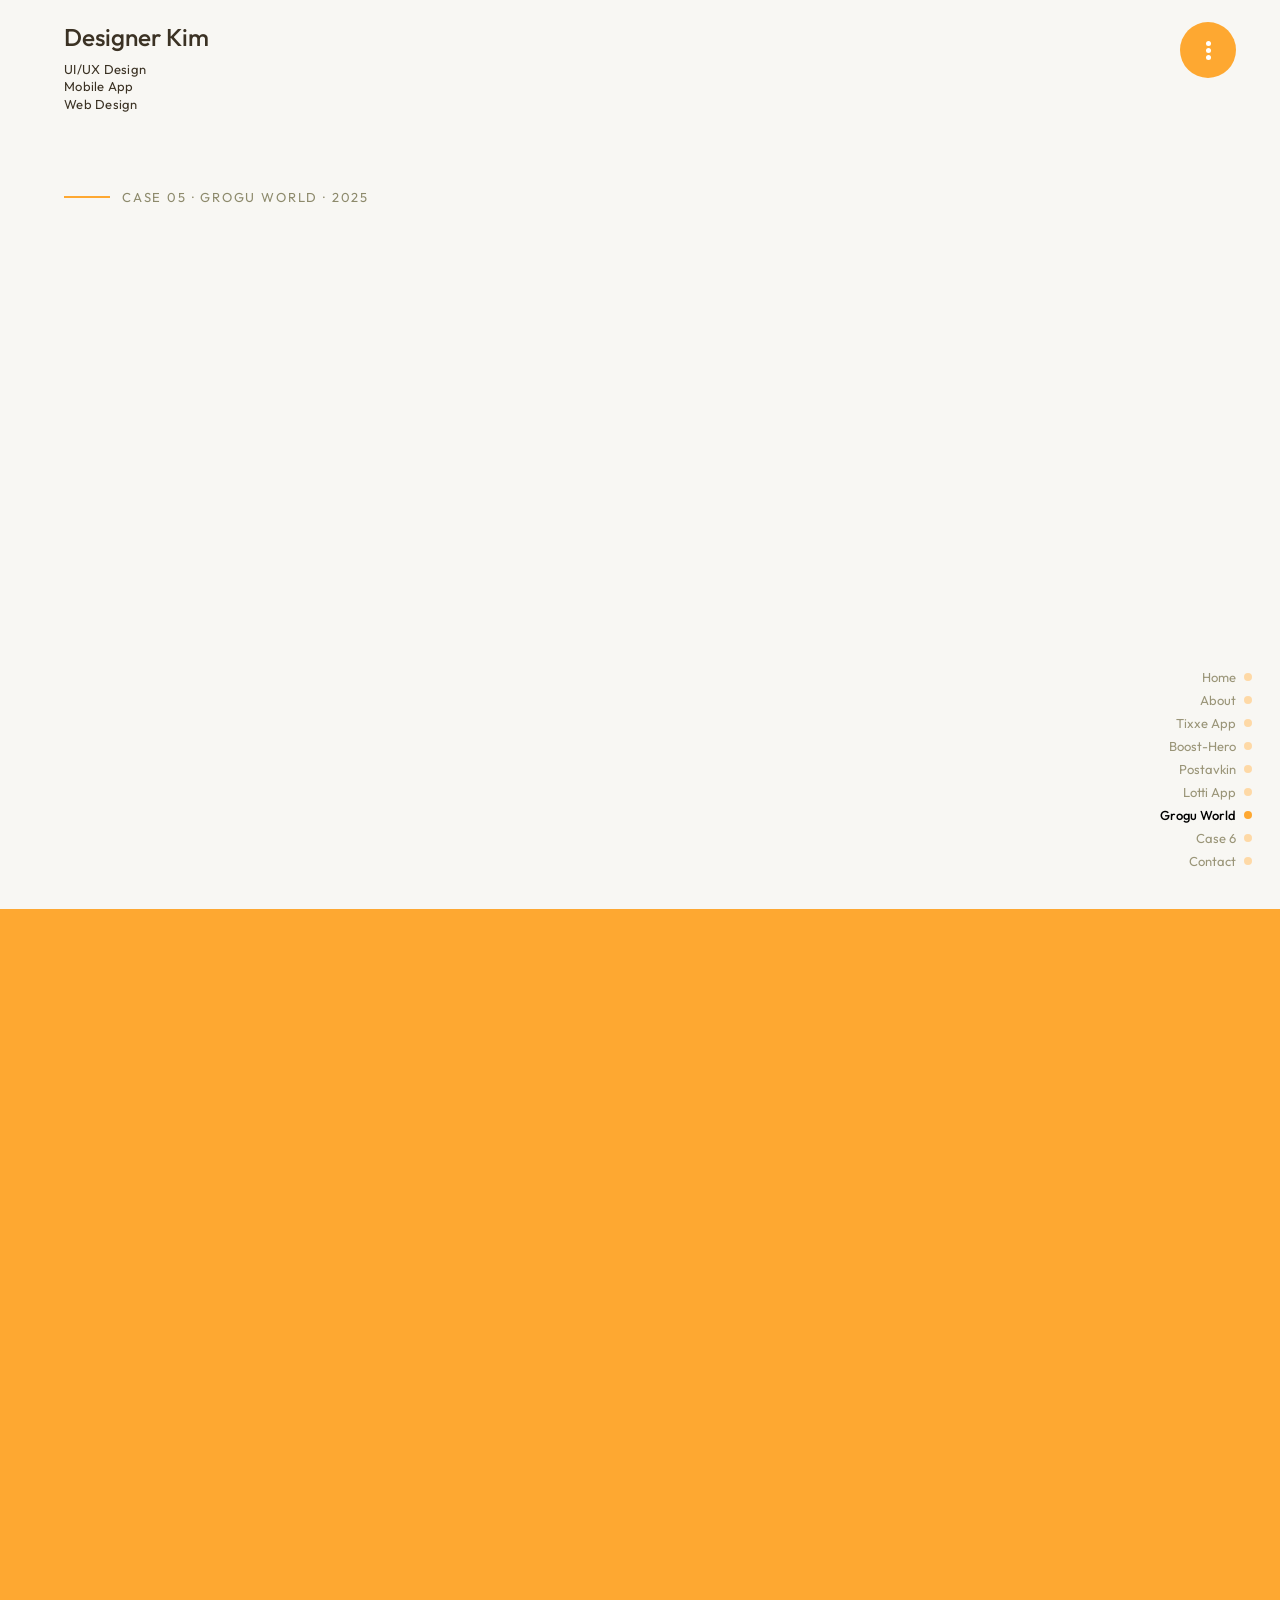
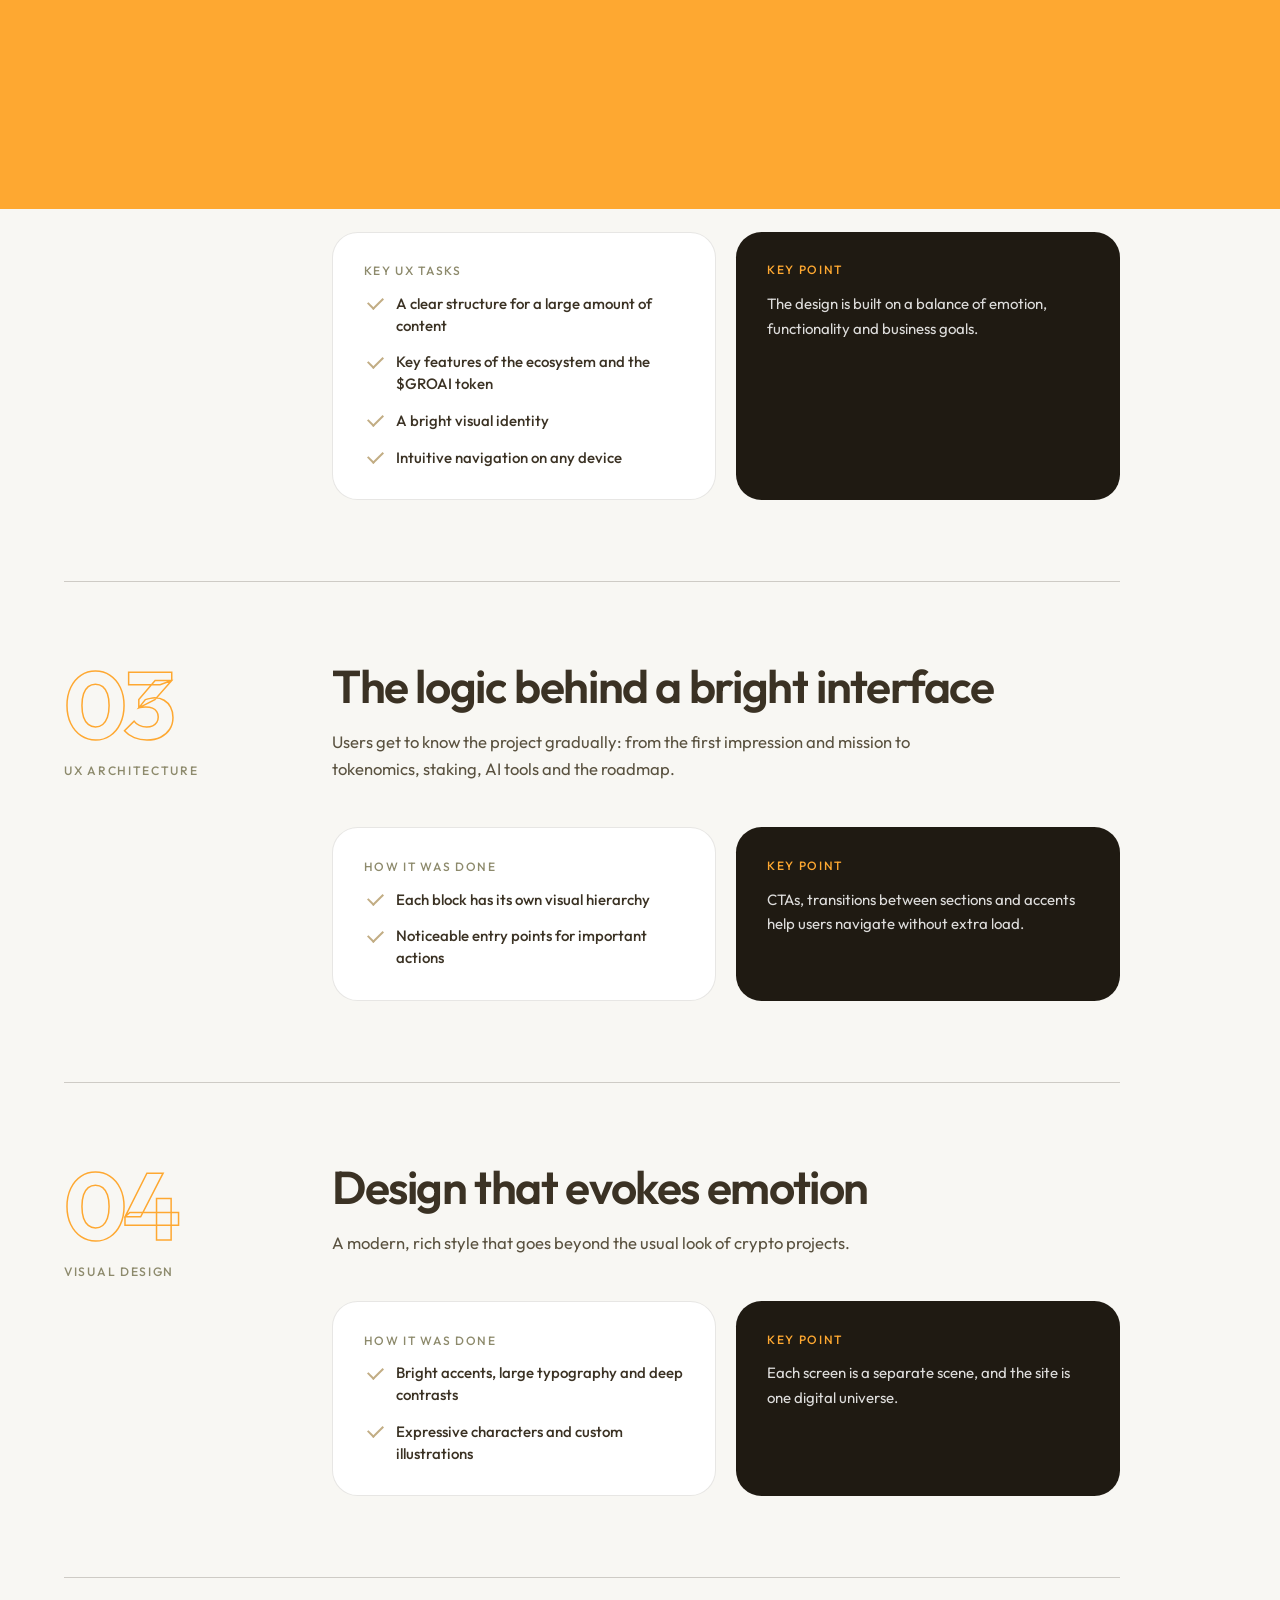
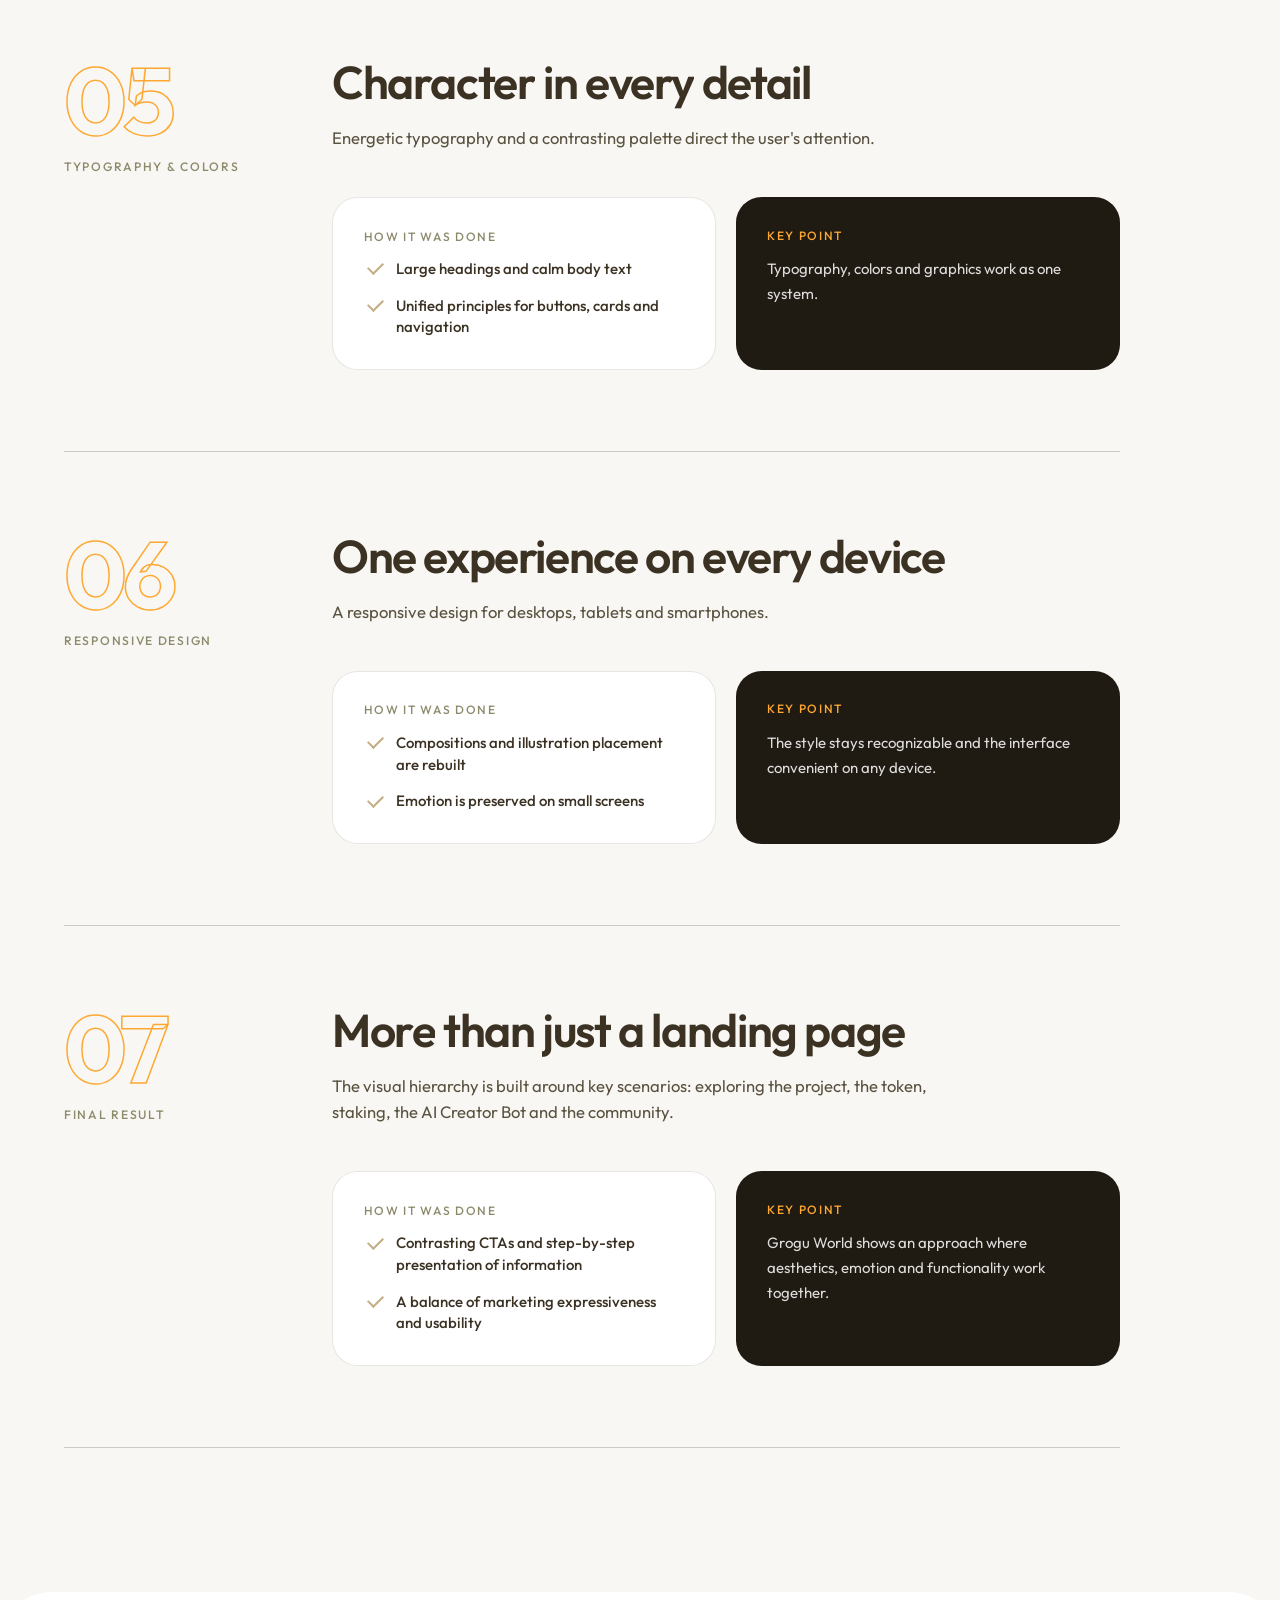
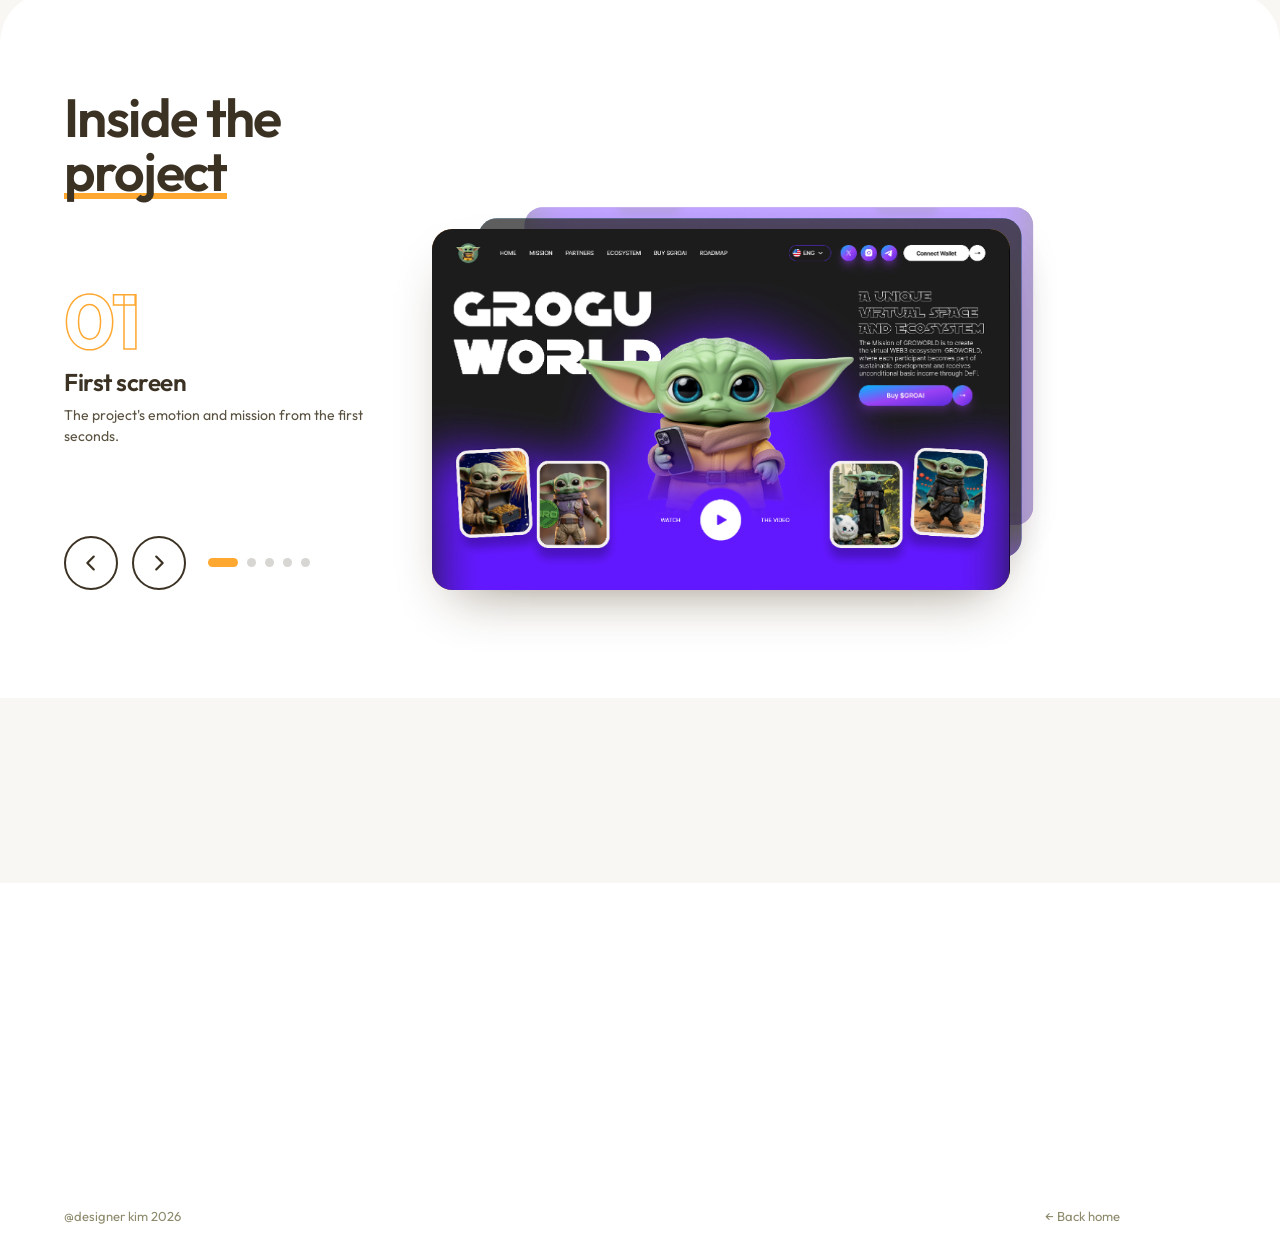
<file: case5.html>
<!DOCTYPE html>
<html lang="en" class="scroll"><head>
<meta charset="utf-8"><script>(function(){var d=document.documentElement;function s(){var h=(window.visualViewport&&visualViewport.height)||innerHeight;d.style.setProperty('--vh',(h*0.01).toFixed(3)+'px')}s();addEventListener('resize',s);addEventListener('orientationchange',function(){setTimeout(s,150)});if(window.visualViewport)visualViewport.addEventListener('resize',s)})();</script><meta name="theme-color" content="#f8f7f3"><meta name="viewport" content="width=device-width, initial-scale=1, viewport-fit=cover">
<title>Designer Kim - Grogu World</title>
<link rel="preconnect" href="https://fonts.googleapis.com"><link rel="preconnect" href="https://fonts.gstatic.com" crossorigin>
<link href="https://fonts.googleapis.com/css2?family=Outfit:wght@300;400;500;600&display=swap" rel="stylesheet">
<style>
html{--vh:1vh;-webkit-text-size-adjust:100%;text-size-adjust:100%}
:root{--padr:max(var(--pad),160px);--orange:#fea831;--ink:#3b3224;--bgc:#f8f7f3;--mut:#8d8a6c;--round:"Outfit","Avenir Next","Segoe UI",system-ui,"Apple SD Gothic Neo","Malgun Gothic","Noto Sans KR",sans-serif;--pad:clamp(20px,5vw,84px);--ease:cubic-bezier(.2,.8,.2,1)}
*{box-sizing:border-box}
html.scroll{height:auto;max-height:none;position:static;overflow-x:hidden;overflow-y:auto;overscroll-behavior:auto;scroll-behavior:smooth}
html.scroll body{height:auto;max-height:none;position:static;overflow:visible;contain:none;margin:0;background:var(--bgc);font-family:var(--round);color:var(--ink);touch-action:auto}
button{font:inherit;color:inherit}a{color:inherit}:focus-visible{outline:3px solid var(--orange);outline-offset:3px}
.brand{position:absolute;z-index:15;left:var(--pad);top:calc(clamp(16px,2vw,24px) + env(safe-area-inset-top,0px));line-height:1.35}
.brand a{display:block;text-decoration:none;font-weight:500;font-size:clamp(22px,1.9vw,32px);line-height:1.1;margin-bottom:10px}
.brand span{display:block;font-weight:400;font-size:clamp(13px,.95vw,16px);letter-spacing:.02em}
.side{position:fixed;z-index:15;right:clamp(16px,2.2vw,40px);bottom:clamp(16px,2.4vw,30px);display:flex;flex-direction:column;align-items:flex-end;gap:5px}
.side button{display:flex;align-items:center;gap:8px;background:none;border:0;padding:1px 0;cursor:pointer;font-size:13px;color:#9a9578;transition:color .2s}
.side button::after{content:"";width:8px;height:8px;border-radius:50%;background:#fed9a6;transition:background .2s}
.side button:hover{color:#000}.side button:hover::after{background:var(--orange)}
.side button.cur{color:#000;font-weight:500}.side button.cur::after{background:var(--orange)}

/* ---------- headline reveal: words slide up out of a mask ---------- */
.rv .w{display:inline-block;overflow:hidden;vertical-align:top;padding-bottom:.14em;margin-bottom:-.14em}
.rv .w>i{display:inline-block;font-style:normal;transform:translateY(112%) rotate(4deg);transform-origin:0 100%;transition:transform 1s var(--ease);transition-delay:calc(var(--n)*70ms + var(--d,0ms))}
.rv.in .w>i{transform:none}
.rv em{font-style:normal;background:linear-gradient(var(--orange),var(--orange)) 0 92%/0% .12em no-repeat;transition:background-size 1.1s var(--ease) .7s}
.rv.in em{background-size:100% .12em}
.fade{opacity:0;transform:translateY(22px);transition:opacity .9s ease,transform .9s var(--ease);transition-delay:var(--d,0ms)}
.fade.in{opacity:1;transform:none}


/* ---------- hero: title left, facts column right ---------- */
.hero{position:relative;display:grid;grid-template-columns:minmax(0,2.3fr) minmax(220px,.62fr);gap:var(--pad);align-items:end;padding:clamp(130px,21vh,220px) var(--padr) 0 var(--pad)}
.eyebrow{display:flex;align-items:center;gap:12px;font-size:clamp(13px,1vw,16px);letter-spacing:.14em;text-transform:uppercase;color:var(--mut)}
.eyebrow::before{content:"";width:46px;height:2px;background:var(--orange);transform-origin:0 50%;animation:line 1s var(--ease) 4.4s both}
@keyframes line{from{transform:scaleX(0)}}
.h1{margin:.28em 0 0;font-weight:600;letter-spacing:-.035em;line-height:.96;font-size:clamp(32px,4vw,80px)}
.h1 .sub{display:block;margin-top:clamp(20px,2.4vw,36px);font-size:clamp(15px,.2em,34px);letter-spacing:0;font-weight:400;line-height:1.3;color:var(--mut);max-width:24em}
.meta{display:flex;flex-direction:column;padding-bottom:.6em}
.meta>div{display:flex;justify-content:space-between;align-items:baseline;gap:16px;padding:14px 0;border-bottom:1px solid rgba(59,50,36,.18);position:relative}
.meta>div::after{content:"";position:absolute;left:0;bottom:-1px;height:2px;width:100%;background:var(--orange);transform:scaleX(0);transform-origin:0 50%;transition:transform .6s var(--ease)}
.meta>div:hover::after{transform:scaleX(1)}
.meta b{font-weight:500;font-size:12px;letter-spacing:.14em;text-transform:uppercase;color:var(--mut)}
.meta span{font-size:clamp(15px,1.15vw,19px);font-weight:500;text-align:right}

/* ---------- big image: opens from the centre ---------- */
.ph{position:relative;overflow:hidden;border-radius:clamp(18px,2.2vw,34px);isolation:isolate}
.big{margin:clamp(50px,10vh,110px) var(--padr) 0 var(--pad)}
.big .ph{aspect-ratio:2/1;background:linear-gradient(120deg,#2b2115,#5a3a12 55%,#fea831);clip-path:inset(0 50% 0 50% round 34px);transition:clip-path 1.5s var(--ease)}
.big.in .ph{clip-path:inset(0 0 0 0 round 34px)}
.hph{position:absolute;inset:0;z-index:-2;display:grid;place-items:center;font-weight:700;letter-spacing:-.04em;font-size:clamp(40px,9vw,160px);color:rgba(255,255,255,.16)}
.big .ph .in-img{position:absolute;inset:0;transform-origin:50% 0;transform:scale(var(--sc,1));will-change:transform;z-index:-1}
.big .ph .in-img img{display:block;width:100%;height:100%;object-fit:cover}

/* ---------- intro: lead left, kicker right ---------- */
.intro{position:relative;display:grid;grid-template-columns:minmax(0,1.7fr) minmax(120px,.5fr);gap:var(--pad);padding:clamp(100px,20vh,230px) var(--padr) clamp(60px,10vh,120px) var(--pad);align-items:start}
.kicker{font-size:clamp(14px,1.05vw,17px);letter-spacing:.14em;text-transform:uppercase;color:var(--mut);padding-top:.7em;text-align:right;order:2}
.lead{margin:0;font-weight:500;letter-spacing:-.02em;line-height:1.2;font-size:clamp(22px,2.6vw,44px)}

/* ---------- chips ---------- */
.chips{display:flex;flex-wrap:wrap;gap:10px;margin-top:clamp(26px,4.5vh,46px)}
.chips span{padding:9px 18px;border:1px solid rgba(59,50,36,.25);border-radius:99px;font-size:clamp(13px,1vw,15px);font-weight:500;opacity:0;transform:translateY(12px);transition:opacity .6s ease,transform .7s var(--ease),background .3s,color .3s,border-color .3s;transition-delay:calc(var(--k,0)*90ms + 300ms)}
.chips.in span{opacity:1;transform:none}
.chips span:hover{background:var(--orange);border-color:var(--orange);color:#fff;transition-delay:0s}

/* ---------- four story sections ---------- */
.secs{padding:0 var(--padr) clamp(90px,16vh,190px) var(--pad)}
.sec{position:relative;display:grid;grid-template-columns:minmax(150px,.55fr) minmax(0,2fr);gap:clamp(18px,4vw,70px);padding:clamp(50px,9vh,110px) 0}
.sec::before{content:"";position:absolute;left:0;right:0;top:0;height:1px;background:rgba(59,50,36,.22);transform:scaleX(0);transform-origin:0 50%;transition:transform 1.2s var(--ease)}
.sec.in::before{transform:scaleX(1)}
.sec:last-child{border-bottom:1px solid rgba(59,50,36,.22)}
.sec-l{position:sticky;top:clamp(90px,14vh,140px);align-self:start}
.num{display:block;font-weight:700;font-size:clamp(56px,7.4vw,124px);line-height:.9;letter-spacing:-.04em;color:transparent;-webkit-text-stroke:1.5px var(--orange);transition:color .5s ease}
.sec:hover .num{color:var(--orange)}
.lab{display:block;margin-top:16px;font-size:clamp(12px,.95vw,15px);letter-spacing:.14em;text-transform:uppercase;color:var(--mut);font-weight:500}
.sh{margin:0;font-weight:600;letter-spacing:-.03em;line-height:1.06;font-size:clamp(28px,3.6vw,60px);max-width:15em}
.st{margin:1.1em 0 0;font-size:clamp(16px,1.3vw,21px);line-height:1.6;color:#5a5240;max-width:36em}
.cols{display:grid;grid-template-columns:1fr 1fr;gap:clamp(14px,1.6vw,24px);margin-top:clamp(28px,5vh,56px)}
.card{border-radius:clamp(18px,2vw,28px);padding:clamp(22px,2.4vw,38px);transition:opacity .9s ease var(--d,0ms),transform .6s var(--ease),box-shadow .6s ease}
.card:hover{transform:translateY(-6px);box-shadow:0 30px 50px -28px rgba(80,50,10,.35)}
.card.pr{background:#fff;border:1px solid rgba(59,50,36,.12)}
.card.hl{background:#1f1a12;color:#fff}
.card h4{margin:0 0 1.2em;font-size:12px;letter-spacing:.14em;text-transform:uppercase;font-weight:500;color:var(--mut)}
.card.hl h4{color:var(--orange)}
.card ul{list-style:none;margin:0;padding:0;display:flex;flex-direction:column;gap:15px}
.card li{position:relative;padding-left:32px;font-size:clamp(15px,1.12vw,18px);line-height:1.45;font-weight:500;opacity:0;transform:translateX(-14px);transition:opacity .6s ease,transform .7s var(--ease);transition-delay:calc(var(--k,0)*90ms + 350ms)}
.card.in li{opacity:1;transform:none}
.card.pr li::before{content:"";position:absolute;left:2px;top:.28em;width:14px;height:14px;background:linear-gradient(45deg,transparent 44%,#c2ad84 44% 56%,transparent 56%),linear-gradient(-45deg,transparent 44%,#c2ad84 44% 56%,transparent 56%)}
.card.hl li::before{content:"";position:absolute;left:0;top:.12em;width:20px;height:20px;border-radius:50%;background:var(--orange)}
.card.hl li::after{content:"";position:absolute;left:7px;top:.33em;width:5px;height:9px;border:solid #fff;border-width:0 2px 2px 0;transform:rotate(45deg)}
.card ul.one li{padding-left:0;font-weight:400;font-size:clamp(16px,1.2vw,19px);line-height:1.65;color:rgba(255,255,255,.85)}
.card ul.one li::before,.card ul.one li::after{display:none}

/* ---------- gallery: light stacked deck on white ---------- */
.deck{background:#fff;border-radius:clamp(26px,4vw,64px) clamp(26px,4vw,64px) 0 0;padding:clamp(60px,11vh,130px) var(--padr) clamp(70px,12vh,140px) var(--pad)}
.deck-in{display:grid;grid-template-columns:minmax(240px,.75fr) minmax(0,1.7fr);grid-template-rows:auto 1fr auto;grid-template-areas:"head stack" "cap stack" "ctl stack";column-gap:var(--pad);row-gap:clamp(24px,4vh,44px)}
.h2{margin:0;font-weight:600;letter-spacing:-.03em;line-height:1;font-size:clamp(30px,4.2vw,72px);grid-area:head}
.cap{grid-area:cap;align-self:center;position:relative;z-index:30}
.cap .n{display:block;font-weight:700;font-size:clamp(46px,6vw,100px);line-height:.9;letter-spacing:-.04em;color:transparent;-webkit-text-stroke:1.5px var(--orange)}
.cap h3{margin:.5em 0 .3em;font-size:clamp(20px,1.9vw,32px);font-weight:600;letter-spacing:-.02em}
.cap p{margin:0;font-size:clamp(14px,1.1vw,18px);line-height:1.55;color:#5a5240;max-width:24em}
.cap.sw2>*{animation:capin .7s var(--ease) both}.cap.sw2 h3{animation-delay:.06s}.cap.sw2 p{animation-delay:.12s}
@keyframes capin{from{opacity:0;transform:translateY(14px)}to{opacity:1;transform:none}}
.ctl{grid-area:ctl;position:relative;z-index:30;display:flex;align-items:center;gap:14px}
.ctl .b{width:54px;height:54px;border-radius:50%;border:2px solid var(--ink);background:none;cursor:pointer;display:grid;place-items:center;transition:background .25s,color .25s,transform .3s var(--ease),border-color .25s}
.ctl .b:hover{background:var(--orange);border-color:var(--orange);color:#fff;transform:scale(1.07)}
.ctl svg{width:22px;height:22px;stroke:currentColor;stroke-width:2.4;fill:none;stroke-linecap:round;stroke-linejoin:round}
.dots3{display:flex;gap:9px;margin-left:8px}
.dots3 button{width:9px;height:9px;border-radius:99px;border:0;padding:0;background:rgba(59,50,36,.2);cursor:pointer;transition:width .4s var(--ease),background .3s}
.dots3 button.on{width:30px;background:var(--orange)}
.deck-r{grid-area:stack;position:relative;aspect-ratio:16/11.6;width:100%;cursor:pointer;touch-action:pan-y;user-select:none;-webkit-user-select:none;outline:none}
.c3{--d:0;position:absolute;left:0;bottom:0;width:84%;aspect-ratio:16/10;transform-origin:0 100%;z-index:calc(10 - var(--d));
 transform:translate(calc(var(--d)*8%),calc(var(--d)*-9%)) scale(calc(1 - var(--d)*.06));opacity:calc(1 - var(--d)*.3);
 transition:transform .8s var(--ease),opacity .6s ease}
.c3.out{z-index:20;opacity:0;transform:translate(-30%,-8%) rotate(-7deg);pointer-events:none;transition:transform .7s var(--ease),opacity .35s ease}
.c3.gone{opacity:0;pointer-events:none}
.c3 .ph{position:absolute;inset:0;border-radius:clamp(14px,1.6vw,24px);background:linear-gradient(160deg,hsl(var(--h) 92% 62%),hsl(calc(var(--h) + 32) 80% 44%));box-shadow:0 24px 50px -22px rgba(60,40,10,.45)}
.c3 .ph::before{content:"";position:absolute;left:0;right:0;top:0;height:9%;background:rgba(0,0,0,.22);z-index:-1}
.c3 .mk{position:absolute;left:7%;right:7%;top:17%;bottom:9%;display:flex;flex-direction:column;gap:7%;z-index:-1}
.c3 .mk b{font-weight:700;font-size:clamp(26px,3.4vw,56px);line-height:1;letter-spacing:-.04em;color:rgba(255,255,255,.9)}
.c3 .mk i{display:block;height:8%;border-radius:99px;background:rgba(255,255,255,.35)}.c3 .mk i:nth-of-type(2){width:70%}.c3 .mk i:nth-of-type(3){width:45%}
.c3 .mk u{display:block;margin-top:auto;width:30%;height:13%;border-radius:99px;background:rgba(255,255,255,.9);text-decoration:none}
.c3 img{position:absolute;inset:0;width:100%;height:100%;object-fit:cover;display:block;pointer-events:none;user-select:none}

/* ---------- live project link ---------- */
.live{background:#fff;padding:0 var(--padr) 0 var(--pad)}
.livecard{position:relative;display:flex;justify-content:space-between;align-items:center;gap:clamp(18px,3vw,40px);flex-wrap:wrap;padding:clamp(26px,3.4vw,54px);border-radius:clamp(22px,2.6vw,40px);background:#1f1a12;color:#fff;text-decoration:none;overflow:hidden;isolation:isolate;transition:transform .6s var(--ease),box-shadow .6s ease}
.livecard::before{content:"";position:absolute;right:-8%;top:50%;width:min(60%,640px);aspect-ratio:1;translate:0 -50%;border-radius:50%;background:radial-gradient(circle,rgba(254,168,49,.42),transparent 64%);z-index:-1;transition:transform .8s var(--ease),opacity .6s;opacity:.8}
.livecard:hover{transform:translateY(-6px);box-shadow:0 40px 60px -34px rgba(80,50,10,.55)}
.livecard:hover::before{transform:scale(1.25)}
.lv-k{display:inline-flex;align-items:center;gap:10px;font-size:12px;letter-spacing:.16em;text-transform:uppercase;color:var(--orange);font-weight:500}
.lv-k b{font-weight:500}
.pulse{position:relative;width:9px;height:9px;border-radius:50%;background:#3ddc84}
.pulse::after{content:"";position:absolute;inset:0;border-radius:50%;background:#3ddc84;animation:pl 1.8s ease-out infinite}
@keyframes pl{from{transform:scale(1);opacity:.7}to{transform:scale(3.2);opacity:0}}
.lv-l p{margin:.9em 0 0;font-size:clamp(17px,1.7vw,27px);line-height:1.35;font-weight:500;letter-spacing:-.01em;max-width:21em;color:rgba(255,255,255,.88)}
.lv-r{display:flex;align-items:center;gap:clamp(14px,1.8vw,26px)}
.lv-url{font-weight:600;letter-spacing:-.03em;line-height:1.1;font-size:clamp(26px,3.6vw,60px)}
.lv-url .u{background:linear-gradient(var(--orange),var(--orange)) 0 100%/100% .07em no-repeat;transition:background-size .6s var(--ease);padding-bottom:.08em}
.livecard:hover .lv-url .u{background-size:0 .07em;background-position:100% 100%}
.livecard .arr{flex:none;width:clamp(48px,5vw,76px);aspect-ratio:1;border-radius:50%;background:var(--orange);color:#fff;display:grid;place-items:center;transition:transform .5s var(--ease)}
.livecard .arr svg{width:42%;height:42%;stroke:currentColor;stroke-width:2.4;fill:none;stroke-linecap:round;stroke-linejoin:round}
.livecard:hover .arr{transform:rotate(45deg) scale(1.08)}
.livecard:focus-visible{outline-offset:6px}
.live+.outro{padding-top:clamp(60px,11vh,130px)}
.outro .kicker{order:0;text-align:left;padding-top:0}

/* ---------- outro ---------- */
.outro{padding:clamp(90px,17vh,200px) var(--padr) clamp(50px,10vh,110px) var(--pad);display:flex;flex-direction:column;align-items:flex-start;gap:26px;background:#fff}
.nextbtn{display:inline-flex;align-items:center;gap:18px;background:none;border:0;padding:0;cursor:pointer;font-weight:600;letter-spacing:-.03em;line-height:1;font-size:clamp(30px,4.6vw,80px)}
.nextbtn .arr{flex:none;width:1.05em;height:1.05em;border-radius:50%;background:var(--orange);color:#fff;display:grid;place-items:center;font-size:.8em;line-height:0;transition:transform .5s var(--ease)}
.nextbtn .arr svg{width:46%;height:46%;display:block;stroke:currentColor;stroke-width:2.4;fill:none;stroke-linecap:round;stroke-linejoin:round}
.nextbtn:hover .arr{transform:rotate(-45deg) scale(1.08)}
.nextbtn span.t{background:linear-gradient(var(--ink),var(--ink)) 0 100%/0 .06em no-repeat;transition:background-size .6s var(--ease)}
.nextbtn:hover span.t{background-size:100% .06em}
.foot{display:flex;justify-content:space-between;gap:16px;flex-wrap:wrap;padding:30px var(--padr) 36px var(--pad);background:#fff;font-size:13px;color:var(--mut)}
.foot a{text-decoration:none}.foot a:hover{color:var(--ink)}

/* ---------- responsive ---------- */
@media (min-width:821px) and (max-width:1280px){.h1{font-size:3.55vw}}
@media (max-width:820px){
 :root{--padr:var(--pad)}
 .hero{grid-template-columns:1fr;gap:34px}
 .meta{padding-bottom:0}
 .intro{grid-template-columns:1fr;gap:18px}.kicker{order:0;text-align:left}
 .sec{grid-template-columns:1fr;gap:18px}.sec-l{position:static;display:flex;align-items:baseline;gap:18px}.sec-l .lab{margin:0}.sec .num{font-size:60px}.cols{grid-template-columns:1fr}
 .side{display:none}
 .lv-r{width:100%;justify-content:space-between}
 .big .ph{aspect-ratio:16/10}
 .deck-in{grid-template-columns:1fr;grid-template-areas:"head" "stack" "cap" "ctl"}
 .deck-r{margin-top:6px}
}
@media (prefers-reduced-motion:reduce){.rv .w>i,.fade,.big .ph,.sec::before,.card li,.chips span{transition:none!important;animation:none!important}.c3{transition:none}}
@media(max-width:820px){.big .ph{border-radius:6px;clip-path:inset(0 50% 0 50% round 6px)}.big.in .ph{clip-path:inset(0 0 0 0 round 6px)}}
#h1 .ht{display:block}
#h1.rv .w{overflow:visible}
#h1.rv .w>i{transform:none!important;transition:none!important}
#h1.rv .ht{clip-path:inset(-12% 101% -22% -2%);transform:translateX(-26px);opacity:.001;transition:clip-path 1.7s cubic-bezier(.22,.61,.36,1) .05s,transform 1.7s cubic-bezier(.22,.61,.36,1) .05s,opacity .5s ease .05s}
#h1.rv.in .ht{clip-path:inset(-12% -2% -22% -2%);transform:none;opacity:1}
@media(max-width:820px){body .big{margin-top:40px}body .intro{padding-top:52px;padding-bottom:56px}body .secs{padding-bottom:72px}body .deck{padding-top:64px;padding-bottom:72px}body .outro{padding-top:64px;padding-bottom:64px}}
.loader .bgfade{animation-duration:4.2s}.ring{animation:spin 4.2s linear forwards,txt 4.2s ease-in forwards}
@media(max-width:820px){body .big .ph{aspect-ratio:16/10}body .intro{padding-top:40px}body .intro>.kicker:first-child,body .intro .kicker:first-child{padding-top:0;margin-top:0}}
</style><link rel="stylesheet" href="common.css"><link rel="stylesheet" href="responsive.css"><link rel="icon" href="/favicon.ico" sizes="any">
<style>
.lead2{margin:clamp(20px,3vh,32px) 0 0;max-width:36em;font-size:clamp(16px,1.3vw,21px);line-height:1.6;color:#5a5240}
.kicker{line-height:1.5}
.card.pr ul.one li{color:#4a4231}
.card ul.one li{font-size:clamp(15px,1.12vw,18px)}
.card.pr ul:not(.one) li{font-weight:500}
.sec .cols{align-items:stretch}
.card.pr li::before{background:none;width:7px;height:13px;left:7px;top:.1em;border:solid #c2ad84;border-width:0 2.4px 2.4px 0;transform:rotate(45deg)}
.card.pr ul.one li::before{display:none}
</style>
</head>
<body data-page="c5">
<div class="brand"><a href="index.html" data-go>Designer Kim</a><span data-i="b1">UI/UX Design</span><span data-i="b2">Mobile App</span><span data-i="b3">Web Design</span></div>
<main>
 <header class="hero">
  <div>
   <div class="eyebrow fade in" style="animation:none;--d:0ms" data-t="eb">Case 05 · Grogu World · 2025</div>
   <h1 class="h1 rv" id="h1" data-start="4400"><span class="ht" data-t="h1">Grogu World: emotional design for a <em>Web3 universe</em></span><span class="sub fade" data-t="sub" style="--d:350ms">x</span></h1>
  </div>
  <div class="meta fade" style="--d:550ms" data-start="4400">
   <div><b data-t="role">Role</b><span data-t="role_v">x</span></div>
   <div><b data-t="scope">Scope</b><span data-t="scope_v">x</span></div>
   <div><b data-t="year">Year</b><span>2025</span></div>
   <div><b data-t="plat">Platform</b><span data-t="plat_v">x</span></div>
  </div>
 </header>

 <section class="big" id="big" data-start="5500"><div class="ph"><div class="hph">Grogu World</div><div class="in-img"><img src="grogu-hero.jpg" alt="Grogu World key visual" width="2284" height="1142" onerror="this.remove()"></div></div></section>

 <section class="intro">
  <div class="kicker fade" data-t="story">The story</div>
  <div><p class="lead rv" id="lead" data-t="lead">x</p><p class="lead2 fade" data-t="lead2">x</p><div class="chips fade" data-chp="chips"></div></div>
 </section>

 <section class="secs">
  <article class="sec"><div class="sec-l"><span class="num">02</span><span class="lab" data-t="s0_k">x</span></div><div class="sec-r"><h3 class="sh rv" data-t="s0_h">x</h3><p class="st fade" data-t="s0_t">x</p><div class="cols"><div class="card pr fade"><h4 data-t="s0_lp">x</h4><ul data-ls="s0_p"></ul></div><div class="card hl fade" style="--d:120ms"><h4 data-t="s0_lh">x</h4><ul data-ls="s0_l"></ul></div></div></div></article>
  <article class="sec"><div class="sec-l"><span class="num">03</span><span class="lab" data-t="s1_k">x</span></div><div class="sec-r"><h3 class="sh rv" data-t="s1_h">x</h3><p class="st fade" data-t="s1_t">x</p><div class="cols"><div class="card pr fade"><h4 data-t="s1_lp">x</h4><ul data-ls="s1_p"></ul></div><div class="card hl fade" style="--d:120ms"><h4 data-t="s1_lh">x</h4><ul data-ls="s1_l"></ul></div></div></div></article>
  <article class="sec"><div class="sec-l"><span class="num">04</span><span class="lab" data-t="s2_k">x</span></div><div class="sec-r"><h3 class="sh rv" data-t="s2_h">x</h3><p class="st fade" data-t="s2_t">x</p><div class="cols"><div class="card pr fade"><h4 data-t="s2_lp">x</h4><ul data-ls="s2_p"></ul></div><div class="card hl fade" style="--d:120ms"><h4 data-t="s2_lh">x</h4><ul data-ls="s2_l"></ul></div></div></div></article>
  <article class="sec"><div class="sec-l"><span class="num">05</span><span class="lab" data-t="s3_k">x</span></div><div class="sec-r"><h3 class="sh rv" data-t="s3_h">x</h3><p class="st fade" data-t="s3_t">x</p><div class="cols"><div class="card pr fade"><h4 data-t="s3_lp">x</h4><ul data-ls="s3_p"></ul></div><div class="card hl fade" style="--d:120ms"><h4 data-t="s3_lh">x</h4><ul data-ls="s3_l"></ul></div></div></div></article>
  <article class="sec"><div class="sec-l"><span class="num">06</span><span class="lab" data-t="s4_k">x</span></div><div class="sec-r"><h3 class="sh rv" data-t="s4_h">x</h3><p class="st fade" data-t="s4_t">x</p><div class="cols"><div class="card pr fade"><h4 data-t="s4_lp">x</h4><ul data-ls="s4_p"></ul></div><div class="card hl fade" style="--d:120ms"><h4 data-t="s4_lh">x</h4><ul data-ls="s4_l"></ul></div></div></div></article>
  <article class="sec"><div class="sec-l"><span class="num">07</span><span class="lab" data-t="s5_k">x</span></div><div class="sec-r"><h3 class="sh rv" data-t="s5_h">x</h3><p class="st fade" data-t="s5_t">x</p><div class="cols"><div class="card pr fade"><h4 data-t="s5_lp">x</h4><ul data-ls="s5_p"></ul></div><div class="card hl fade" style="--d:120ms"><h4 data-t="s5_lh">x</h4><ul data-ls="s5_l"></ul></div></div></div></article>
 </section>

 <section class="deck" id="deck">
  <div class="deck-in">
   <h2 class="h2 rv" id="gh" data-t="gh">Inside the <em>product</em></h2>
   <div class="deck-r" id="stack" tabindex="0" aria-label="Screens"><div class="c3" style="--i:0;--h:28" data-n="0"><div class="ph"><div class="mk"><b>01</b><i></i><i></i><i></i><u></u></div><img src="grogu-1.jpg" alt="" width="3200" height="2003" draggable="false"  onerror="this.remove()"></div></div><div class="c3" style="--i:1;--h:200" data-n="1"><div class="ph"><div class="mk"><b>02</b><i></i><i></i><i></i><u></u></div><img src="grogu-2.jpg" alt="" width="3200" height="2003" draggable="false"  onerror="this.remove()"></div></div><div class="c3" style="--i:2;--h:262" data-n="2"><div class="ph"><div class="mk"><b>03</b><i></i><i></i><i></i><u></u></div><img src="grogu-3.jpg" alt="" width="3200" height="2003" draggable="false" loading="lazy" onerror="this.remove()"></div></div><div class="c3" style="--i:3;--h:340" data-n="3"><div class="ph"><div class="mk"><b>04</b><i></i><i></i><i></i><u></u></div><img src="grogu-4.jpg" alt="" width="3200" height="2003" draggable="false" loading="lazy" onerror="this.remove()"></div></div><div class="c3" style="--i:4;--h:152" data-n="4"><div class="ph"><div class="mk"><b>05</b><i></i><i></i><i></i><u></u></div><img src="grogu-5.jpg" alt="" width="3200" height="2003" draggable="false" loading="lazy" onerror="this.remove()"></div></div></div>
   <div class="cap" id="cap"><span class="n" id="cn">01</span><h3 id="ct"></h3><p id="cd"></p></div>
   <div class="ctl"><button class="b" id="prev" aria-label="Previous" data-ta="prev"><svg viewBox="0 0 24 24"><path d="M15 5l-7 7 7 7"/></svg></button><button class="b" id="next" aria-label="Next" data-ta="nxt"><svg viewBox="0 0 24 24"><path d="M9 5l7 7-7 7"/></svg></button><div class="dots3" id="dots3"></div></div>
  </div>
 </section>

 <section class="live fade"><a class="livecard" href="https://grogu.world/" target="_blank" rel="noopener"><div class="lv-l"><span class="lv-k"><i class="pulse"></i><b data-t="live_k">Live project</b></span><p data-t="live_t">x</p></div><div class="lv-r"><span class="lv-url"><span class="u">grogu.world</span></span><span class="arr"><svg viewBox="0 0 24 24" aria-hidden="true"><path d="M7 17 17 7M8 7h9v9"/></svg></span></div></a></section>

 <section class="outro">
  <div class="kicker fade" data-t="next">Next up</div>
  <button class="nextbtn fade" data-k="contact" style="--d:100ms"><span class="t" data-t="nx">Let's talk</span><span class="arr"><svg viewBox="0 0 24 24" aria-hidden="true"><path d="M4.5 12h15M13 5.5 19.5 12 13 18.5"/></svg></span></button>
 </section>
 <footer class="foot"><span>@designer kim 2026</span><a href="index.html" data-go data-t="back">← Back home</a></footer>
</main>
<div class="side" aria-label="Sections"><button data-k="home" data-i="m_home">Home</button><button data-k="about" data-i="m_about">About</button><button data-k="c1" data-i="m_c1">Tixxe App</button><button data-k="c2" data-i="m_c2">Boost-Hero</button><button data-k="c3" data-i="m_c3">Postavkin</button><button data-k="c4" data-i="m_c4">Lotti App</button><button class="cur" data-k="c5" data-i="m_c5">Grogu World</button><button data-k="c6" data-i="m_c6">Case 6</button><button data-k="contact" data-i="m_contact">Contact</button></div>
<nav class="nav" id="nav" aria-label="Main menu">
 <button class="tog" id="tog" aria-expanded="false" aria-controls="list" aria-label="Open menu"><span class="dots"><span><i></i><i></i><i></i></span></span><span class="x"></span></button>
 <div class="list" id="list">
  <button data-k="home" data-i="m_home">Home</button>
  <button data-k="about" data-i="m_about">About</button>
  <div class="grp" data-i="m_case">Case</div>
  <button class="sub" data-k="c1" data-i="m_c1">Tixxe App</button><button class="sub" data-k="c2" data-i="m_c2">Boost-Hero</button><button class="sub" data-k="c3" data-i="m_c3">Postavkin</button><button class="sub" data-k="c4" data-i="m_c4">Lotti App</button><button class="sub" data-k="c5" data-i="m_c5">Grogu World</button><button class="sub" data-k="c6" data-i="m_c6">Case 6</button>
  <button data-k="contact" style="margin-top:8px" data-i="m_contact">Contact</button>
  <button class="lg-btn" id="lgBtn" aria-expanded="false" aria-controls="lgRow"><span class="lg-ico globe" id="lgIco"></span><span data-i="lang">Language</span></button>
  <div class="lg-row" id="lgRow"></div>
 </div>
</nav>
<div class="sheet" id="sheet" role="dialog" aria-modal="true" aria-labelledby="sh"><div class="box"><button class="cl" id="cl" aria-label="Close">×</button><h2 id="sh"></h2><div id="sb"></div></div></div>

<div class="loader" id="loader" aria-hidden="true"><div class="bgfade"></div>
 <svg class="ring" viewBox="-30 -30 360 360"><defs><path id="c" d="M150,150 m-140,0 a140,140 0 1,1 280,0 a140,140 0 1,1 -280,0"/></defs>
 <text><textPath id="rt" href="#c" textLength="868" lengthAdjust="spacing">Moving pixels since 2016. Still not done. Moving pixels since 2016. Still not done.</textPath></text></svg><div class="inside"><small data-i="ld_s">Your idea +<br>my obsession =</small><b data-i="ld_b">“Magic”</b></div></div>
<script src="app.js"></script>
<script>
(function(){
 function split(el){if(el.dataset.s)return;el.dataset.s=1;let n=0;
  (function walk(node){[...node.childNodes].forEach(c=>{
   if(c.nodeType===3){const f=document.createDocumentFragment();c.textContent.split(/(\s+)/).forEach(p=>{if(!p)return;if(/^\s+$/.test(p)){f.appendChild(document.createTextNode(' '));return}
     const w=document.createElement('span');w.className='w';const i=document.createElement('i');i.textContent=p;i.style.setProperty('--n',n++);w.appendChild(i);f.appendChild(w)});c.replaceWith(f)}
   else if(c.nodeType===1&&!c.classList.contains('sub')&&c.tagName!=='EM'){walk(c)}
   else if(c.tagName==='EM'){const t=c.textContent;c.textContent='';const w=document.createElement('span');w.className='w';const i=document.createElement('i');i.textContent=t;i.style.setProperty('--n',n++);w.appendChild(i);c.appendChild(w)}
  })})(el)}
 const C={"en": {"eb": "Case 05 · Grogu World · 2025", "h1": "Grogu World: emotional design for a <em>Web3 universe</em>", "sub": "A bright, emotional landing page for a Web3 project: crypto ecosystem, AI tools, staking and a gaming aesthetic.", "role": "Role", "role_v": "UI/UX Design", "scope": "Project type", "scope_v": "Landing page", "year": "Year", "plat": "Industry", "plat_v": "Web3, crypto", "story": "01 · About the project<br>Web3 meets emotion", "lead": "Grogu World is a digital ecosystem inspired by a sci-fi universe, uniting blockchain, DeFi, AI and a community of users.", "chips": ["Web3", "DeFi", "AI", "Staking", "$GROAI"], "lp": "How it was done", "lh": "Key point", "gh": "Inside the <em>project</em>", "hint": "Scroll to rotate", "next": "Next up", "nx": "Let's talk", "back": "← Back home", "scr": [["First screen", "The project's emotion and mission from the first seconds."], ["Tokenomics", "Key $GROAI figures without overload."], ["Web3 game & Presale", "The $GROAI presale and a buy CTA."], ["AI Creator Bot", "An ecosystem tool with a bright presentation."], ["Roadmap", "The roadmap as a visual story."]], "live_k": "Live project", "live_t": "Grogu World is a real, working project. You can explore it online.", "prev": "Previous", "nxt": "Next", "lead2": "The main goal was to turn a complex technology product into an engaging digital experience with expressive graphics, dynamic composition, contrasting typography and clear UX.", "s0_k": "The Task", "s0_h": "Making the complex simple", "s0_t": "Web3 products are overloaded with terms and complex structure. They had to become clear to a new audience.", "s0_lp": "Key UX tasks", "s0_lh": "Key point", "s0_p": ["A clear structure for a large amount of content", "Key features of the ecosystem and the $GROAI token", "A bright visual identity", "Intuitive navigation on any device"], "s0_l": ["The design is built on a balance of emotion, functionality and business goals."], "s1_k": "UX Architecture", "s1_h": "The logic behind a bright interface", "s1_t": "Users get to know the project gradually: from the first impression and mission to tokenomics, staking, AI tools and the roadmap.", "s1_lp": "How it was done", "s1_lh": "Key point", "s1_p": ["Each block has its own visual hierarchy", "Noticeable entry points for important actions"], "s1_l": ["CTAs, transitions between sections and accents help users navigate without extra load."], "s2_k": "Visual Design", "s2_h": "Design that evokes emotion", "s2_t": "A modern, rich style that goes beyond the usual look of crypto projects.", "s2_lp": "How it was done", "s2_lh": "Key point", "s2_p": ["Bright accents, large typography and deep contrasts", "Expressive characters and custom illustrations"], "s2_l": ["Each screen is a separate scene, and the site is one digital universe."], "s3_k": "Typography & Colors", "s3_h": "Character in every detail", "s3_t": "Energetic typography and a contrasting palette direct the user's attention.", "s3_lp": "How it was done", "s3_lh": "Key point", "s3_p": ["Large headings and calm body text", "Unified principles for buttons, cards and navigation"], "s3_l": ["Typography, colors and graphics work as one system."], "s4_k": "Responsive Design", "s4_h": "One experience on every device", "s4_t": "A responsive design for desktops, tablets and smartphones.", "s4_lp": "How it was done", "s4_lh": "Key point", "s4_p": ["Compositions and illustration placement are rebuilt", "Emotion is preserved on small screens"], "s4_l": ["The style stays recognizable and the interface convenient on any device."], "s5_k": "Final Result", "s5_h": "More than just a landing page", "s5_t": "The visual hierarchy is built around key scenarios: exploring the project, the token, staking, the AI Creator Bot and the community.", "s5_lp": "How it was done", "s5_lh": "Key point", "s5_p": ["Contrasting CTAs and step-by-step presentation of information", "A balance of marketing expressiveness and usability"], "s5_l": ["Grogu World shows an approach where aesthetics, emotion and functionality work together."]}, "ru": {"eb": "Кейс 05 · Grogu World · 2025", "h1": "Grogu World: эмоциональный дизайн для <em>Web3-вселенной</em>", "sub": "Яркий и эмоциональный Landing Page для Web3-проекта: крипто-экосистема, AI-инструменты, стейкинг и игровая эстетика.", "role": "Роль", "role_v": "UI/UX Design", "scope": "Тип проекта", "scope_v": "Landing page", "year": "Год", "plat": "Сфера", "plat_v": "Web3, крипто", "story": "01 · О проекте<br>Web3 встречает эмоции", "lead": "Grogu World — цифровая экосистема, вдохновлённая научно-фантастической вселенной и объединяющая blockchain, DeFi, AI и сообщество пользователей.", "chips": ["Web3", "DeFi", "AI", "Стейкинг", "$GROAI"], "lp": "Как это сделано", "lh": "Главное", "gh": "Внутри <em>проекта</em>", "hint": "Листайте, чтобы вращать", "next": "Далее", "nx": "Давайте поговорим", "back": "← На главную", "scr": [["Первый экран", "Эмоция и миссия проекта с первых секунд."], ["Токеномика", "Ключевые цифры $GROAI без перегруза."], ["Web3-игра и Пресейл", "Пресейл $GROAI и CTA покупки."], ["AI Creator Bot", "Инструмент экосистемы в яркой подаче."], ["Roadmap", "Дорожная карта как визуальная история."]], "live_k": "Живой проект", "live_t": "Grogu World — реальный работающий проект. Его можно посмотреть онлайн.", "prev": "Назад", "nxt": "Вперёд", "lead2": "Главная задача — превратить сложный технологический продукт в увлекательный цифровой опыт: с выразительной графикой, динамичной композицией, контрастной типографикой и понятным UX.", "s0_k": "Задача", "s0_h": "Сделать сложное простым", "s0_t": "Web3-продукты перегружены терминами и сложной структурой. Нужно было сделать их понятными для новой аудитории.", "s0_lp": "Ключевые UX-задачи", "s0_lh": "Главное", "s0_p": ["Понятная структура для большого количества контента", "Ключевые возможности экосистемы и токена $GROAI", "Яркая визуальная идентичность", "Интуитивная навигация на любых устройствах"], "s0_l": ["Дизайн построен на балансе эмоций, функциональности и задач бизнеса."], "s1_k": "UX Architecture", "s1_h": "Логика за ярким интерфейсом", "s1_t": "Пользователь постепенно знакомится с проектом: от первого впечатления и миссии до токеномики, стейкинга, AI-инструментов и Roadmap.", "s1_lp": "Как это сделано", "s1_lh": "Главное", "s1_p": ["У каждого блока своя визуальная иерархия", "Заметные точки входа для важных действий"], "s1_l": ["CTA, переходы между секциями и акценты помогают ориентироваться без лишней нагрузки."], "s2_k": "Visual Design", "s2_h": "Дизайн, который вызывает эмоции", "s2_t": "Современный, насыщенный стиль, который выходит за рамки привычного оформления крипто-проектов.", "s2_lp": "Как это сделано", "s2_lh": "Главное", "s2_p": ["Яркие акценты, крупная типографика и глубокие контрасты", "Выразительные персонажи и авторские иллюстрации"], "s2_l": ["Каждый экран — отдельная сцена, а сайт — единая цифровая вселенная."], "s3_k": "Typography & Colors", "s3_h": "Характер в каждой детали", "s3_t": "Энергичная типографика и контрастная палитра управляют вниманием пользователя.", "s3_lp": "Как это сделано", "s3_lh": "Главное", "s3_p": ["Крупные заголовки и спокойный основной текст", "Единые принципы для кнопок, карточек и навигации"], "s3_l": ["Типографика, цвета и графика работают как единая система."], "s4_k": "Responsive Design", "s4_h": "Один опыт на всех устройствах", "s4_t": "Адаптивный дизайн для десктопов, планшетов и смартфонов.", "s4_lp": "Как это сделано", "s4_lh": "Главное", "s4_p": ["Перестроены композиции и расположение иллюстраций", "Сохранена эмоциональность на маленьких экранах"], "s4_l": ["Стиль остаётся узнаваемым, а интерфейс — удобным на любом устройстве."], "s5_k": "Final Result", "s5_h": "Больше, чем просто Landing Page", "s5_t": "Визуальная иерархия выстроена вокруг ключевых сценариев: изучение проекта, токен, стейкинг, AI Creator Bot и сообщество.", "s5_lp": "Как это сделано", "s5_lh": "Главное", "s5_p": ["Контрастные CTA и последовательная подача информации", "Баланс маркетинговой выразительности и удобства"], "s5_l": ["Grogu World — подход, где эстетика, эмоции и функциональность работают вместе."]}, "de": {"eb": "Case 05 · Grogu World · 2025", "h1": "Grogu World: emotionales Design für ein <em>Web3-Universum</em>", "sub": "Eine leuchtende, emotionale Landingpage für ein Web3-Projekt: Krypto-Ökosystem, KI-Tools, Staking und Gaming-Ästhetik.", "role": "Rolle", "role_v": "UI/UX Design", "scope": "Projekttyp", "scope_v": "Landingpage", "year": "Jahr", "plat": "Branche", "plat_v": "Web3, Krypto", "story": "01 · Über das Projekt<br>Web3 trifft Emotionen", "lead": "Grogu World ist ein digitales Ökosystem, inspiriert von einem Science-Fiction-Universum, das Blockchain, DeFi, KI und eine Community von Nutzern verbindet.", "chips": ["Web3", "DeFi", "KI", "Staking", "$GROAI"], "lp": "So wurde es umgesetzt", "lh": "Kernaussage", "gh": "Im Inneren des <em>Projekts</em>", "hint": "Scrollen zum Drehen", "next": "Als Nächstes", "nx": "Lass uns reden", "back": "← Zur Startseite", "scr": [["Erster Screen", "Emotion und Mission des Projekts ab der ersten Sekunde."], ["Tokenomics", "Wichtige $GROAI-Zahlen ohne Überladung."], ["Web3-Spiel & Presale", "Der $GROAI-Presale mit Kauf-CTA."], ["AI Creator Bot", "Ein Ökosystem-Tool in leuchtender Darstellung."], ["Roadmap", "Die Roadmap als visuelle Geschichte."]], "live_k": "Live-Projekt", "live_t": "Grogu World ist ein echtes, funktionierendes Projekt. Du kannst es online ansehen.", "prev": "Zurück", "nxt": "Weiter", "lead2": "Die Hauptaufgabe war, ein komplexes Technologieprodukt in ein fesselndes digitales Erlebnis zu verwandeln – mit ausdrucksstarker Grafik, dynamischer Komposition, kontrastreicher Typografie und klarem UX.", "s0_k": "Die Aufgabe", "s0_h": "Komplexes einfach machen", "s0_t": "Web3-Produkte sind mit Fachbegriffen und komplexen Strukturen überladen. Sie mussten für ein neues Publikum verständlich werden.", "s0_lp": "Zentrale UX-Aufgaben", "s0_lh": "Kernaussage", "s0_p": ["Klare Struktur für viele Inhalte", "Wichtigste Funktionen des Ökosystems und des $GROAI-Tokens", "Eine leuchtende visuelle Identität", "Intuitive Navigation auf jedem Gerät"], "s0_l": ["Das Design basiert auf einer Balance aus Emotion, Funktionalität und Geschäftszielen."], "s1_k": "UX Architecture", "s1_h": "Die Logik hinter einer leuchtenden Oberfläche", "s1_t": "Nutzer lernen das Projekt schrittweise kennen: vom ersten Eindruck und der Mission bis zu Tokenomics, Staking, KI-Tools und Roadmap.", "s1_lp": "So wurde es umgesetzt", "s1_lh": "Kernaussage", "s1_p": ["Jeder Block hat eine eigene visuelle Hierarchie", "Auffällige Einstiegspunkte für wichtige Aktionen"], "s1_l": ["CTAs, Übergänge zwischen den Abschnitten und Akzente erleichtern die Orientierung ohne zusätzliche Belastung."], "s2_k": "Visual Design", "s2_h": "Design, das Emotionen weckt", "s2_t": "Ein moderner, satter Stil, der über die übliche Gestaltung von Krypto-Projekten hinausgeht.", "s2_lp": "So wurde es umgesetzt", "s2_lh": "Kernaussage", "s2_p": ["Leuchtende Akzente, große Typografie und tiefe Kontraste", "Ausdrucksstarke Figuren und eigene Illustrationen"], "s2_l": ["Jeder Screen ist eine eigene Szene, die Seite ein einziges digitales Universum."], "s3_k": "Typography & Colors", "s3_h": "Charakter in jedem Detail", "s3_t": "Energiegeladene Typografie und eine kontrastreiche Palette lenken die Aufmerksamkeit der Nutzer.", "s3_lp": "So wurde es umgesetzt", "s3_lh": "Kernaussage", "s3_p": ["Große Überschriften und ruhiger Fließtext", "Einheitliche Prinzipien für Buttons, Karten und Navigation"], "s3_l": ["Typografie, Farben und Grafik arbeiten als ein System."], "s4_k": "Responsive Design", "s4_h": "Ein Erlebnis auf allen Geräten", "s4_t": "Ein responsives Design für Desktop, Tablet und Smartphone.", "s4_lp": "So wurde es umgesetzt", "s4_lh": "Kernaussage", "s4_p": ["Kompositionen und Platzierung der Illustrationen angepasst", "Emotionalität auf kleinen Bildschirmen bewahrt"], "s4_l": ["Der Stil bleibt wiedererkennbar und die Oberfläche auf jedem Gerät bequem."], "s5_k": "Final Result", "s5_h": "Mehr als nur eine Landingpage", "s5_t": "Die visuelle Hierarchie ist um die Kernszenarien aufgebaut: Projekt kennenlernen, Token, Staking, AI Creator Bot und Community.", "s5_lp": "So wurde es umgesetzt", "s5_lh": "Kernaussage", "s5_p": ["Kontrastreiche CTAs und schrittweise Informationsvermittlung", "Balance aus Marketing-Ausdruckskraft und Nutzbarkeit"], "s5_l": ["Grogu World zeigt einen Ansatz, bei dem Ästhetik, Emotion und Funktionalität zusammenwirken."]}, "ko": {"eb": "케이스 05 · Grogu World · 2025", "h1": "Grogu World: <em>Web3 세계관</em>을 위한 감성 디자인", "sub": "Web3 프로젝트를 위한 밝고 감성적인 랜딩 페이지: 크립토 생태계, AI 도구, 스테이킹, 게임적 감성.", "role": "역할", "role_v": "UI/UX 디자인", "scope": "프로젝트 유형", "scope_v": "랜딩 페이지", "year": "연도", "plat": "분야", "plat_v": "Web3, 크립토", "story": "01 · 프로젝트 소개<br>Web3, 감정을 만나다", "lead": "Grogu World는 SF 세계관에서 영감을 받아 블록체인, DeFi, AI, 사용자 커뮤니티를 하나로 묶은 디지털 생태계입니다.", "chips": ["Web3", "DeFi", "AI", "스테이킹", "$GROAI"], "lp": "이렇게 했습니다", "lh": "핵심", "gh": "<em>프로젝트</em> 속으로", "hint": "스크롤하여 회전", "next": "다음", "nx": "이야기해요", "back": "← 홈으로", "scr": [["첫 화면", "처음 몇 초부터 전해지는 프로젝트의 감성과 미션."], ["토크노믹스", "과부하 없이 보여주는 $GROAI 핵심 수치."], ["Web3 게임 & 프리세일", "$GROAI 프리세일과 구매 CTA."], ["AI Creator Bot", "생태계의 도구를 선명하게 소개."], ["로드맵", "시각적 이야기로 풀어낸 로드맵."]], "live_k": "라이브 프로젝트", "live_t": "Grogu World는 실제로 운영 중인 프로젝트입니다. 온라인에서 직접 확인해 보세요.", "prev": "이전", "nxt": "다음", "lead2": "가장 큰 과제는 복잡한 기술 제품을 표현력 있는 그래픽, 역동적인 구성, 대비가 강한 타이포그래피, 명확한 UX로 흥미로운 디지털 경험으로 바꾸는 것이었습니다.", "s0_k": "과제", "s0_h": "복잡한 것을 단순하게", "s0_t": "Web3 제품은 용어와 복잡한 구조로 과부하되기 쉽습니다. 새로운 사용자도 이해할 수 있어야 했습니다.", "s0_lp": "핵심 UX 과제", "s0_lh": "핵심", "s0_p": ["방대한 콘텐츠를 위한 명확한 구조", "생태계와 $GROAI 토큰의 핵심 기능", "선명한 비주얼 아이덴티티", "모든 기기에서 직관적인 내비게이션"], "s0_l": ["디자인은 감성, 기능성, 비즈니스 목표의 균형 위에 만들었습니다."], "s1_k": "UX Architecture", "s1_h": "화려한 인터페이스 뒤의 논리", "s1_t": "사용자는 첫인상과 미션에서 시작해 토크노믹스, 스테이킹, AI 도구, 로드맵까지 차근차근 프로젝트를 알아갑니다.", "s1_lp": "이렇게 했습니다", "s1_lh": "핵심", "s1_p": ["각 블록마다 고유한 시각적 위계", "중요한 행동을 위한 눈에 띄는 진입점"], "s1_l": ["CTA, 섹션 간 전환, 시각적 강조가 불필요한 부담 없이 길을 찾게 돕습니다."], "s2_k": "Visual Design", "s2_h": "감정을 불러일으키는 디자인", "s2_t": "크립토 프로젝트의 흔한 스타일을 넘어서는 현대적이고 풍부한 스타일.", "s2_lp": "이렇게 했습니다", "s2_lh": "핵심", "s2_p": ["선명한 포인트, 큰 타이포그래피, 깊은 대비", "표현력 있는 캐릭터와 고유한 일러스트"], "s2_l": ["각 화면은 독립된 장면이며, 사이트는 하나의 디지털 세계입니다."], "s3_k": "Typography & Colors", "s3_h": "디테일마다 담긴 개성", "s3_t": "에너지 넘치는 타이포그래피와 대비가 분명한 팔레트가 사용자의 시선을 이끕니다.", "s3_lp": "이렇게 했습니다", "s3_lh": "핵심", "s3_p": ["큰 제목과 차분한 본문", "버튼, 카드, 내비게이션의 통일된 원칙"], "s3_l": ["타이포그래피, 컬러, 그래픽이 하나의 시스템으로 작동합니다."], "s4_k": "Responsive Design", "s4_h": "모든 기기에서 하나의 경험", "s4_t": "데스크톱, 태블릿, 스마트폰을 위한 반응형 디자인.", "s4_lp": "이렇게 했습니다", "s4_lh": "핵심", "s4_p": ["구성과 일러스트 배치를 화면에 맞게 재구성", "작은 화면에서도 감성을 유지"], "s4_l": ["스타일은 알아볼 수 있게 유지되고 인터페이스는 어떤 기기에서도 편리합니다."], "s5_k": "Final Result", "s5_h": "단순한 랜딩 페이지 그 이상", "s5_t": "시각적 위계는 프로젝트 살펴보기, 토큰, 스테이킹, AI Creator Bot, 커뮤니티라는 핵심 시나리오를 중심으로 구성했습니다.", "s5_lp": "이렇게 했습니다", "s5_lh": "핵심", "s5_p": ["대비가 분명한 CTA와 단계적인 정보 제공", "마케팅적 표현력과 사용 편의성의 균형"], "s5_l": ["Grogu World는 미학, 감정, 기능이 함께 작동하는 접근 방식을 보여줍니다."]}};
 const N=5;let idx=-1;
 const cn=document.getElementById('cn'),ct=document.getElementById('ct'),cd=document.getElementById('cd'),cap=document.getElementById('cap');
 function lang(){return C[document.documentElement.lang]||C.en}
 function setCap(i,anim){const s=lang().scr[i];cn.textContent='0'+(i+1);ct.textContent=s[0];cd.textContent=s[1];
  if(anim){cap.classList.remove('sw2');void cap.offsetWidth;cap.classList.add('sw2')}
  dots.forEach((d,k)=>d.classList.toggle('on',k===i))}
 function render(){
  const d=lang();
  document.querySelectorAll('[data-t]').forEach(el=>{const v=d[el.dataset.t];if(v==null)return;
   const rv=el.classList.contains('rv')||el.classList.contains('ht');
   el.innerHTML=v;
   if(rv){delete el.dataset.s;split(el);if(el.classList.contains('ht')&&el.closest('.rv.in'))el.classList.add('in')}});
  document.querySelectorAll('[data-ls]').forEach(ul=>{const a=d[ul.dataset.ls]||[];ul.innerHTML=a.map((x,i)=>'<li style="--k:'+i+'">'+x+'</li>').join('');ul.classList.toggle('one',a.length===1)});
  document.querySelectorAll('[data-chp]').forEach(el=>{el.innerHTML=(d[el.dataset.chp]||[]).map((x,i)=>'<span style="--k:'+i+'">'+x+'</span>').join('')});
  if(idx>=0)setCap(idx,false)}
 window.buildHeading=render;

 /* dots */
 const dotsEl=document.getElementById('dots3'),dots=[];
 for(let i=0;i<N;i++){const b=document.createElement('button');b.setAttribute('aria-label','Screen '+(i+1));b.addEventListener('click',()=>goTo(i));dotsEl.appendChild(b);dots.push(b)}

 document.querySelectorAll('.rv').forEach(split);
 const io=new IntersectionObserver(es=>es.forEach(e=>{if(e.isIntersecting){e.target.classList.add('in');io.unobserve(e.target)}}),{threshold:.18,rootMargin:'0px 0px -6% 0px'});
 const start=performance.now();
 function arm(el){const d=+el.dataset.start||0;const wait=Math.max(0,d-(performance.now()-start));setTimeout(()=>io.observe(el),wait)}
 document.querySelector('.hero').querySelectorAll('.rv,.fade').forEach(el=>{if(!el.dataset.start)el.dataset.start=4400});
 document.querySelectorAll('.rv,.fade,.big').forEach(el=>{if(el.classList.contains('in'))return;el.dataset.start?arm(el):io.observe(el)});
 document.querySelectorAll('.sec').forEach(r=>{const o=new IntersectionObserver(es=>es.forEach(e=>{if(e.isIntersecting){r.classList.add('in');o.disconnect()}}),{threshold:.3});o.observe(r)});

 /* parallax + slow zoom on the big image */
 const bigIn=document.querySelector('.big .in-img'),bigEl=document.getElementById('big');
 function par(){const r=bigEl.getBoundingClientRect(),vh=innerHeight;if(r.bottom<0||r.top>vh)return;const p=(r.top+r.height/2-vh/2)/vh;
  bigIn.style.setProperty('--py',(p*-14).toFixed(1)+'px');bigIn.style.setProperty('--sc',(1+Math.min(1,Math.max(0,.5-p))*.03).toFixed(3))}
 addEventListener('scroll',par,{passive:true});addEventListener('resize',par);par();

 /* light deck: classes only, no scroll handlers */
 const deck=document.getElementById('deck'),stack=document.getElementById('stack'),cards=[...stack.querySelectorAll('.c3')];
 const reduce=matchMedia('(prefers-reduced-motion:reduce)').matches;
 let cur=0,timer=0,stopped=false,vis=false;
 function layout(){cards.forEach((c,i)=>{const d=(i-cur+N)%N;c.style.setProperty('--d',Math.min(d,3));c.classList.toggle('out',d===N-1);c.classList.toggle('gone',d>=3&&d!==N-1);c.setAttribute('aria-hidden',d?'true':'false')});
  const first=idx<0;idx=cur;setCap(cur,!first)}
 function goTo(i){cur=((i%N)+N)%N;layout()}
 function user(){stopped=true;clearInterval(timer)}
 function play(){clearInterval(timer);if(reduce||stopped||!vis)return;timer=setInterval(()=>goTo(cur+1),4500)}
 new IntersectionObserver(es=>{vis=es[0].isIntersecting;play()},{threshold:.35}).observe(deck);
 document.getElementById('prev').addEventListener('click',()=>{user();goTo(cur-1)});
 document.getElementById('next').addEventListener('click',()=>{user();goTo(cur+1)});
 cards.forEach((c,i)=>c.addEventListener('click',()=>{user();const d=(i-cur+N)%N;goTo(d===0?cur+1:i)}));
 dots.forEach((b,i)=>b.addEventListener('click',user));
 let sx=null;
 stack.addEventListener('pointerdown',e=>{sx=e.clientX});
 stack.addEventListener('pointerup',e=>{if(sx==null)return;const dx=e.clientX-sx;sx=null;if(Math.abs(dx)>40){user();goTo(cur+(dx<0?1:-1))}});
 stack.addEventListener('pointercancel',()=>{sx=null});
 addEventListener('keydown',e=>{const r=deck.getBoundingClientRect();if(r.top>innerHeight*.6||r.bottom<innerHeight*.4)return;
  if(e.key==='ArrowRight'){user();goTo(cur+1)}if(e.key==='ArrowLeft'){user();goTo(cur-1)}});
 layout();
 render();
})();

</script>

<style>
.dpop{position:fixed;left:50%;bottom:clamp(16px,4vh,36px);z-index:9000;width:min(440px,calc(100vw - 32px));padding:22px 24px 24px;border-radius:28px;color:#2b2115;background:linear-gradient(135deg,rgba(255,255,255,.5),rgba(255,255,255,.18));backdrop-filter:blur(22px) saturate(1.7);-webkit-backdrop-filter:blur(22px) saturate(1.7);border:1px solid rgba(255,255,255,.65);box-shadow:0 24px 60px -18px rgba(60,40,10,.35),inset 0 1px 0 rgba(255,255,255,.8),inset 0 -1px 0 rgba(255,255,255,.2);opacity:0;visibility:hidden;pointer-events:none;transform:translateX(-50%) translateY(24px);transform-origin:50% 100%;overflow:hidden}
.dpop::before{content:"";position:absolute;width:180px;height:180px;right:-50px;top:-70px;border-radius:50%;background:radial-gradient(circle,rgba(255,168,50,.55),rgba(255,168,50,0) 70%);z-index:-1;pointer-events:none}
.dpop.go{visibility:visible;pointer-events:auto;animation:dpIn 9.4s ease-in-out forwards}
.dpop:hover{animation-play-state:paused}
.dpop h4{margin:0 0 6px;font-size:clamp(19px,1.6vw,23px);font-weight:600;letter-spacing:-.01em;line-height:1.25}
.dpop p{white-space:pre-line;margin:0 0 16px;font-size:clamp(14px,1.05vw,16px);line-height:1.45;color:rgba(43,33,21,.78)}
.dpop a{display:inline-block;padding:11px 22px;border-radius:99px;background:#ffa832;color:#fff;font-weight:600;font-size:15px;text-decoration:none;box-shadow:0 8px 20px -8px rgba(255,140,0,.7)}
@keyframes dpIn{0%{opacity:0;transform:translateX(-50%) translateY(26px) rotate(0)}
11%{opacity:1;transform:translateX(-50%) translateY(0) rotate(0)}
20%{transform:translateX(-50%) rotate(-2deg)}
31%{transform:translateX(-50%) rotate(2deg)}
42%{transform:translateX(-50%) rotate(-2deg)}
53%{transform:translateX(-50%) rotate(2deg)}
64%{transform:translateX(-50%) rotate(-1.8deg)}
75%{transform:translateX(-50%) rotate(1.4deg)}
84%{opacity:1;transform:translateX(-50%) translateY(0) rotate(-.6deg)}
89%{opacity:1;transform:translateX(-50%) translateY(0) rotate(0)}
100%{opacity:0;transform:translateX(-50%) translateY(20px) rotate(0)}}
@media(prefers-reduced-motion:reduce){.dpop.go{animation-duration:9.4s}}
</style>
<div class="dpop" id="dpop" role="dialog" aria-live="polite"><h4 id="dpT"></h4><p id="dpP"></p><a id="dpA" href="https://dribbble.com/kimmmy" target="_blank" rel="noopener">Dribbble</a></div>
<script>
(function(){
var T={ru:['Тебе всё ещё мало моих работ? 🎨','Ну ты и любитель дизайна! 😂\nДержи добавку — на Dribbble ещё целая порция пикселей, кнопок и дизайнерского безумия.','Открыть Dribbble'],
en:['Still not enough of my work? 🎨',"You really love design! 😂\nHere's a refill — Dribbble has a whole other portion of pixels, buttons and design madness.",'Open Dribbble'],
de:['Immer noch nicht genug von meinen Arbeiten? 🎨','Du liebst Design wirklich! 😂\nHier kommt Nachschub — auf Dribbble gibt es noch eine ganze Portion Pixel, Buttons und Design-Wahnsinn.','Dribbble öffnen'],
ko:['아직도 내 작업이 부족해? 🎨','디자인을 정말 좋아하는구나! 😂\nDribbble에 픽셀과 버튼, 디자인 광기가 한가득 더 있어.','Dribbble 열기']};
var l='en';try{var q=new URLSearchParams(location.search).get('lang')||localStorage.getItem('lang')||window.name;if(T[q])l=q}catch(e){}
var el=document.getElementById('dpop'),shown=false,x=T[l];
document.getElementById('dpT').textContent=x[0];document.getElementById('dpP').textContent=x[1];document.getElementById('dpA').textContent=x[2];
function chk(){if(shown||document.getElementById("loader"))return;var d=document.documentElement;if(window.scrollY+window.innerHeight>=d.scrollHeight-6&&d.scrollHeight>window.innerHeight*1.5){shown=true;el.classList.add('go');setTimeout(function(){el.classList.remove('go')},9500)}}
window.addEventListener('scroll',chk,{passive:true});setTimeout(chk,5400);setTimeout(chk,6500);
})();
</script>

<style>/* mobile hero: the image sets the height, so nothing is cropped */
@media(max-width:820px){body .big .ph{aspect-ratio:auto!important;height:auto!important}body .big .ph .in-img{position:relative!important;inset:auto!important;transform:none!important;width:100%!important;height:auto!important}body .big .ph .in-img img{display:block!important;width:100%!important;height:auto!important;object-fit:fill!important}}</style>
</body></html>
</file>
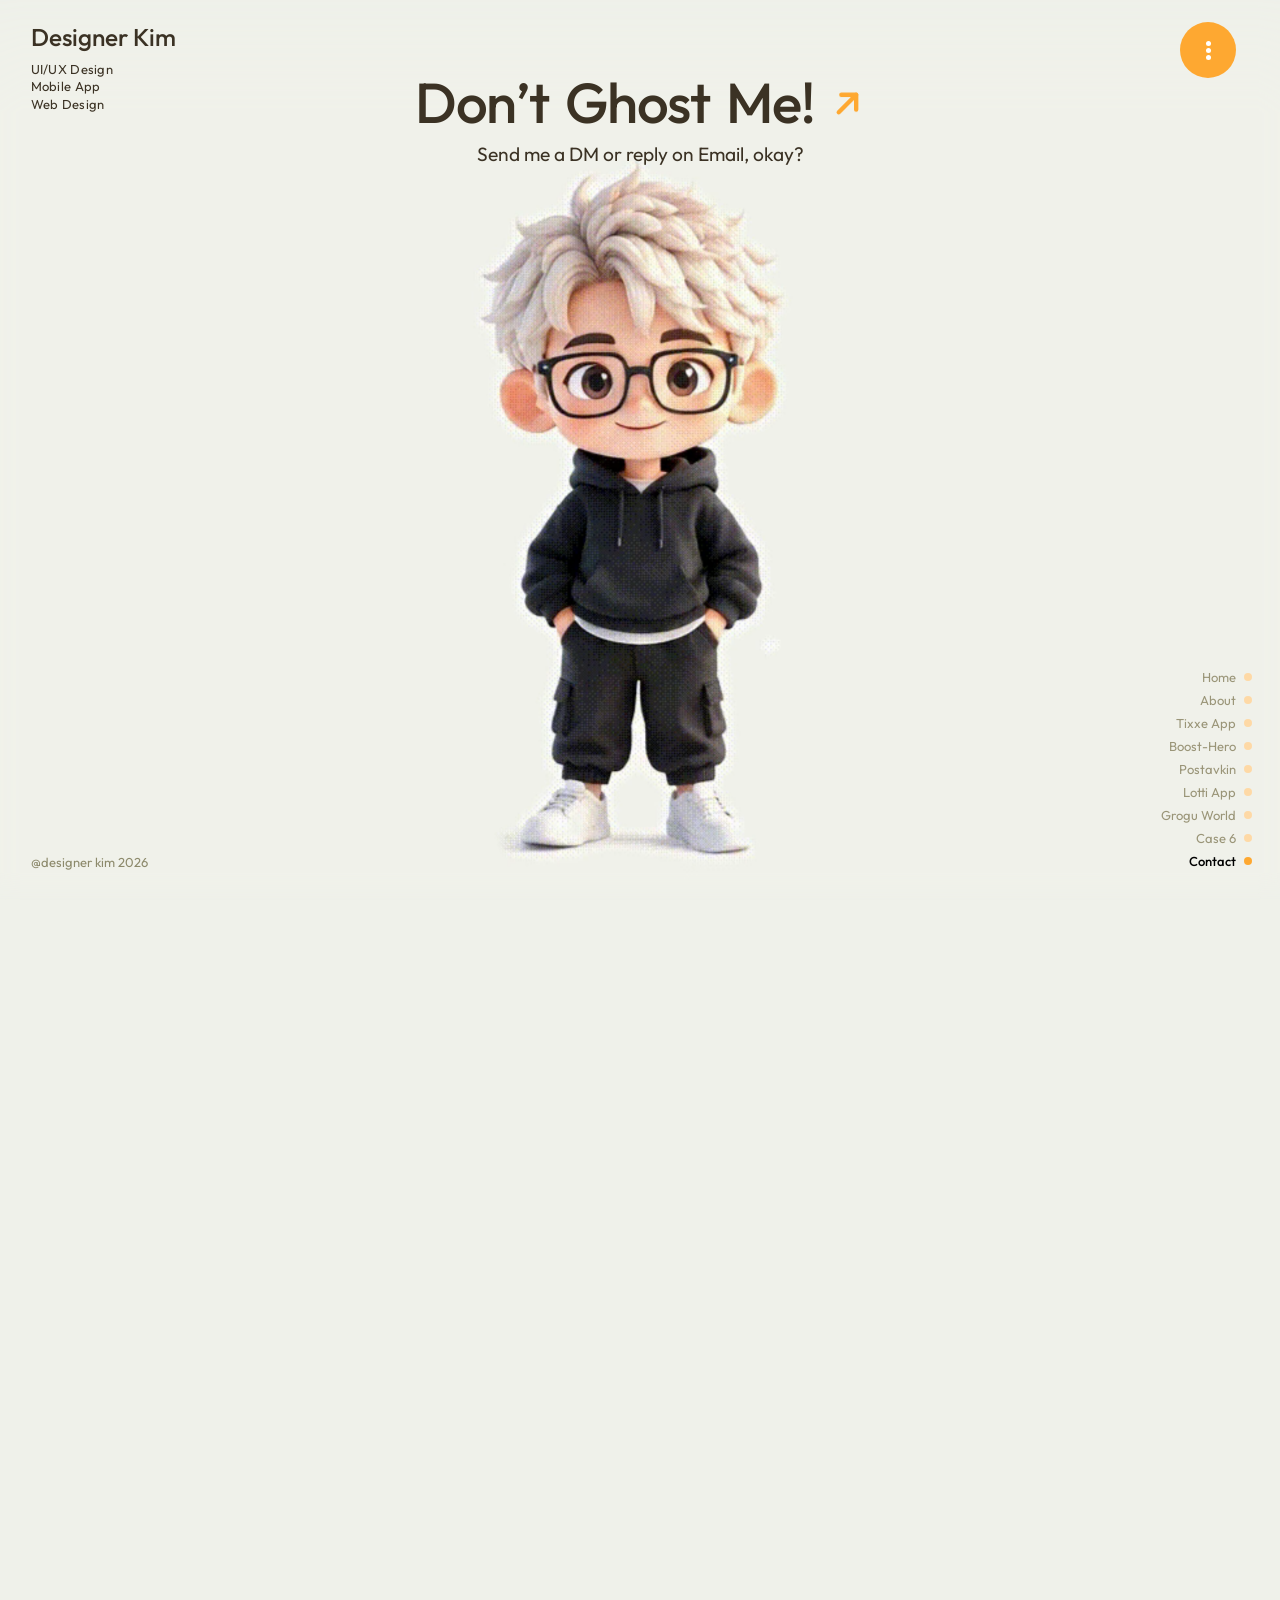
<file: contact.html>
<!DOCTYPE html>
<html lang="en"><head>
<meta charset="utf-8"><script>(function(){var d=document.documentElement;function s(){var h=(window.visualViewport&&visualViewport.height)||innerHeight;d.style.setProperty('--vh',(h*0.01).toFixed(3)+'px')}s();addEventListener('resize',s);addEventListener('orientationchange',function(){setTimeout(s,150)});if(window.visualViewport)visualViewport.addEventListener('resize',s)})();</script><meta name="theme-color" content="#f6f6e8"><meta name="viewport" content="width=device-width, initial-scale=1, viewport-fit=cover">
<title>Designer Kim - Your Idea+My Obsession=Magic</title>
<link rel="preconnect" href="https://fonts.googleapis.com"><link rel="preconnect" href="https://fonts.gstatic.com" crossorigin>
<link href="https://fonts.googleapis.com/css2?family=Outfit:wght@300;400;500;600&display=swap" rel="stylesheet">
<style>
html{--vh:1vh;-webkit-text-size-adjust:100%;text-size-adjust:100%}

:root{--orange:#fea831;--ink:#3b3224;--bgc:#eff1ea;--round:"Outfit","Avenir Next","Segoe UI",system-ui,"Apple SD Gothic Neo","Malgun Gothic","Noto Sans KR",sans-serif;--sh:max(calc(var(--vh,1vh)*100),calc(100vw*704/1248))}
*{box-sizing:border-box}html,body{height:calc(var(--vh,1vh)*100);margin:0;overflow:hidden;background:var(--bgc) url(contact-bg.png) center/100% 100% no-repeat;font-family:var(--round);color:var(--ink)}
button{font:inherit;color:inherit}a{color:inherit}:focus-visible{outline:3px solid var(--orange);outline-offset:3px}
.stage{position:fixed;left:0;top:0;width:100%;height:calc(var(--vh,1vh)*100);overflow:hidden;contain:paint}
.stage img,.stage video{position:absolute;left:50%;top:50%;width:max(100vw,calc(var(--vh)*100*1248/704));aspect-ratio:1248/704;transform:translate(-50%,-50%) scale(1.05);display:block}

.brand{position:fixed;z-index:15;left:clamp(16px,2.4vw,44px);top:calc(clamp(16px,2vw,24px) + env(safe-area-inset-top,0px));line-height:1.35}
.brand a{display:block;text-decoration:none;font-weight:500;font-size:clamp(22px,1.9vw,32px);line-height:1.1;letter-spacing:0;margin-bottom:10px}
.brand span{display:block;font-weight:400;font-size:clamp(13px,.95vw,16px);letter-spacing:.02em}

.hero{position:fixed;left:0;right:0;z-index:12;top:calc(50vh - var(--sh)/2 + var(--sh)*.135);transform:translateY(-50%);text-align:center;padding:0 16px;pointer-events:none}
.hero h1{margin:0;display:inline-flex;align-items:center;gap:.28em;font-weight:500;font-size:clamp(32px,4.4vw,64px);letter-spacing:-.02em;line-height:1.1}
.hero .w{display:inline-block;white-space:pre}
.ch{display:inline-block;opacity:0;transform:translateY(70%);animation:chr .8s cubic-bezier(.2,.9,.3,1.25) forwards;animation-delay:calc(var(--base,0s) + var(--i)*55ms)}
body:not(.go) .ch,body:not(.go) .arrow,body:not(.go) .hero p{animation-play-state:paused}
@keyframes chr{to{opacity:1;transform:none}}
.arrow{pointer-events:auto;display:inline-grid;place-items:center;width:.62em;height:.62em;border:0;background:none;padding:0;cursor:pointer;opacity:0;transform:scale(.3) rotate(-40deg);animation:pop .7s cubic-bezier(.3,1.7,.5,1) var(--abase,.45s) forwards}
@keyframes pop{to{opacity:1;transform:none}}
.arrow svg{width:100%;height:100%;overflow:visible;transition:transform .3s cubic-bezier(.3,1.6,.5,1)}
.arrow:hover svg{transform:translate(4px,-4px) scale(1.1)}
.hero p{margin:8px 0 0;font-weight:400;font-size:clamp(15px,1.5vw,22px);opacity:0;transform:translateY(12px);animation:fu .8s ease-out .5s forwards}
@keyframes fu{to{opacity:1;transform:none}}

.side{position:fixed;z-index:15;right:clamp(16px,2.2vw,40px);bottom:clamp(16px,2.4vw,30px);display:flex;flex-direction:column;align-items:flex-end;gap:5px}
.side button{display:flex;align-items:center;gap:8px;background:none;border:0;padding:1px 0;cursor:pointer;font-size:13px;color:#9a9578;transition:color .2s}
.side button::after{content:"";width:8px;height:8px;border-radius:50%;background:#fed9a6;transition:background .2s}
.side button:hover{color:#000}.side button:hover::after{background:var(--orange)}
.side button.cur{color:#000;font-weight:500}.side button.cur::after{background:var(--orange)}
.copy{position:fixed;z-index:15;left:clamp(16px,2.4vw,44px);bottom:clamp(16px,2.4vw,30px);font-size:13px;color:#8d8a6c}

.nav{position:fixed;z-index:70;top:calc(22px + env(safe-area-inset-top,0px));right:44px;width:56px;height:56px;border-radius:28px;background:var(--orange);color:#fff;overflow:hidden;transition:width .5s cubic-bezier(.7,0,.2,1),height .5s cubic-bezier(.7,0,.2,1)}
.nav.open{width:212px}
@media (max-width:700px){.nav{right:16px}.side{display:none}}
</style><link rel="stylesheet" href="common.css"><link rel="stylesheet" href="responsive.css"><link rel="icon" href="/favicon.ico" sizes="any">
</head>
<body data-page="contact">
<div class="stage"><video id="cv" autoplay loop muted playsinline preload="auto" disablepictureinpicture aria-label="Designer character standing"><source src="contact.webm" type="video/webm"><source src="contact.mp4" type="video/mp4"></video></div>

<div class="brand"><a href="index.html" data-go>Designer Kim</a><span data-i="b1">UI/UX Design</span><span data-i="b2">Mobile App</span><span data-i="b3">Web Design</span></div>

<div class="hero"><h1 id="hd"></h1><p data-i="sub">Send me a DM or reply on Email, okay?</p></div>

<div class="side" aria-label="Sections"><button data-k="home" data-i="m_home">Home</button><button data-k="about" data-i="m_about">About</button><button data-k="c1" data-i="m_c1">Tixxe App</button><button data-k="c2" data-i="m_c2">Boost-Hero</button><button data-k="c3" data-i="m_c3">Postavkin</button><button data-k="c4" data-i="m_c4">Lotti App</button><button data-k="c5" data-i="m_c5">Grogu World</button><button data-k="c6" data-i="m_c6">Case 6</button><button class="cur" data-k="contact" data-i="m_contact">Contact</button></div>
<div class="copy">@designer kim 2026</div>

<nav class="nav" id="nav" aria-label="Main menu">
 <button class="tog" id="tog" aria-expanded="false" aria-controls="list" aria-label="Open menu"><span class="dots"><span><i></i><i></i><i></i></span></span><span class="x"></span></button>
 <div class="list" id="list">
  <button data-k="home" data-i="m_home">Home</button>
  <button data-k="about" data-i="m_about">About</button>
  <div class="grp" data-i="m_case">Case</div>
  <button class="sub" data-k="c1" data-i="m_c1">Tixxe App</button><button class="sub" data-k="c2" data-i="m_c2">Boost-Hero</button><button class="sub" data-k="c3" data-i="m_c3">Postavkin</button><button class="sub" data-k="c4" data-i="m_c4">Lotti App</button><button class="sub" data-k="c5" data-i="m_c5">Grogu World</button><button class="sub" data-k="c6" data-i="m_c6">Case 6</button>
  <button data-k="contact" style="margin-top:8px" data-i="m_contact">Contact</button>
  <button class="lg-btn" id="lgBtn" aria-expanded="false" aria-controls="lgRow"><span class="lg-ico globe" id="lgIco"></span><span data-i="lang">Language</span></button>
  <div class="lg-row" id="lgRow"></div>
 </div>
</nav>
<div class="sheet" id="sheet" role="dialog" aria-modal="true" aria-labelledby="sh"><div class="box"><button class="cl" id="cl" aria-label="Close">×</button><h2 id="sh"></h2><div id="sb"></div></div></div>

<div class="loader" id="loader" aria-hidden="true"><div class="bgfade"></div>
 <svg class="ring" viewBox="-30 -30 360 360"><defs><path id="c" d="M150,150 m-140,0 a140,140 0 1,1 280,0 a140,140 0 1,1 -280,0"/></defs>
 <text><textPath id="rt" href="#c" textLength="868" lengthAdjust="spacing">Moving pixels since 2016. Still not done. Moving pixels since 2016. Still not done.</textPath></text></svg><div class="inside"><small data-i="ld_s">Your idea +<br>my obsession =</small><b data-i="ld_b">“Magic”</b></div></div>
<script>
/* heading: letters rise one by one, then the arrow pops in (rebuilt on every language change) */
window.buildHeading=function(fast){const h=document.getElementById('hd');h.innerHTML='';let i=0;
 const base='0s',ab='.45s';
 t('say').split(' ').forEach(word=>{const w=document.createElement('span');w.className='w';
  [...word].forEach(c=>{const s=document.createElement('span');s.className='ch';s.style.setProperty('--i',i++);s.style.setProperty('--base',base);s.textContent=c;w.appendChild(s)});h.appendChild(w)});
 const b=document.createElement('button');b.className='arrow';b.dataset.k='mail';b.setAttribute('aria-label',t('arrow'));b.style.setProperty('--abase',ab);
 b.innerHTML='<svg viewBox="0 0 40 40" fill="none" stroke="#fea831" stroke-width="5" stroke-linecap="round" stroke-linejoin="round"><path d="M10 30 30 10"/><path d="M13 10h17v17"/></svg>';h.appendChild(b)};
</script>
<script src="app.js"></script>
<script>(function(){var v=document.getElementById("cv"),b=document.body;
 /* the character loops smoothly (forward, then back); the headline appears when the loader is gone */
 setTimeout(function(){b.classList.add("go")},4700);
 if(!v)return;v.muted=true;v.loop=true;
 function go(){var p=v.play();if(p&&p.catch)p.catch(function(){})}
 go();document.addEventListener("visibilitychange",function(){if(!document.hidden)go()});
 ["touchstart","click","pointerdown"].forEach(function(e){document.addEventListener(e,go,{once:true,passive:true})});
})();</script></body></html>
</file>
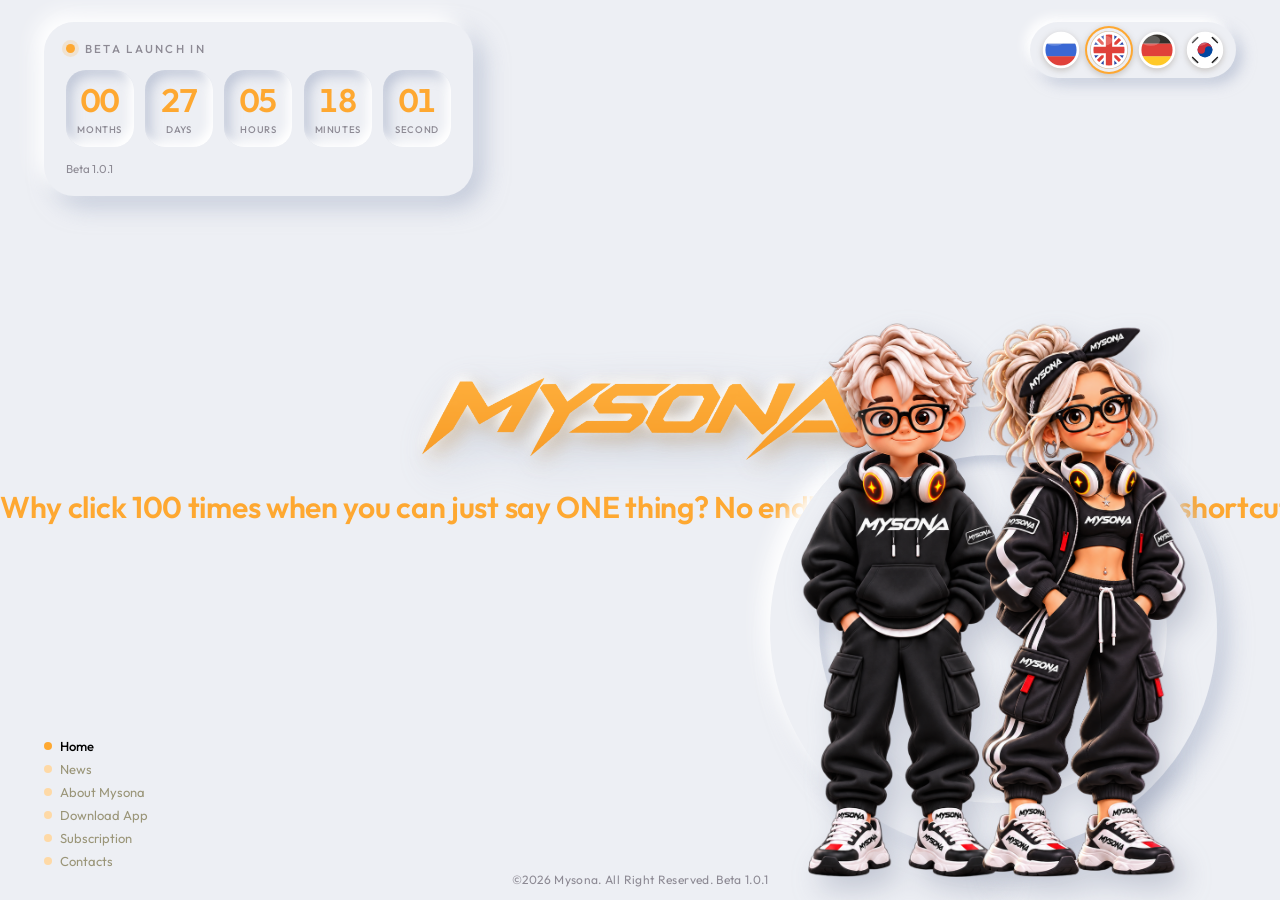
<file: mysona.html>
<!DOCTYPE html>
<html lang="en"><head>
<meta charset="utf-8"><meta name="viewport" content="width=device-width, initial-scale=1, viewport-fit=cover"><meta name="theme-color" content="#edeff4"><meta name="robots" content="noindex,nofollow">
<title>Mysona</title>
<link rel="preconnect" href="https://fonts.googleapis.com"><link rel="preconnect" href="https://fonts.gstatic.com" crossorigin>
<link href="https://fonts.googleapis.com/css2?family=Outfit:wght@300;400;500;600&display=swap" rel="stylesheet">
<link rel="icon" href="/favicon.ico" sizes="any">
<style>
:root{--bg:#edeff4;--hi:#ffffff;--lo:rgba(158,170,194,.55);--ink:#3b3224;--mute:#8d8a94;--orange:#fea831;--round:"Outfit","Avenir Next","Segoe UI",system-ui,"Apple SD Gothic Neo","Malgun Gothic","Noto Sans KR",sans-serif;
 --e:44px;--raise:-9px -9px 20px var(--hi),10px 10px 24px var(--lo);--raise-s:-5px -5px 11px var(--hi),6px 6px 14px var(--lo);--inset:inset -5px -5px 10px var(--hi),inset 6px 6px 12px var(--lo)}
*{box-sizing:border-box}
html{height:100%}
body{margin:0;min-height:100%;background:var(--bg);font-family:var(--round);color:var(--ink);overflow-x:hidden;-webkit-font-smoothing:antialiased}
.page{position:relative;min-height:calc(var(--vh,1vh)*100);min-height:100dvh;display:grid;grid-template-rows:1fr}
.stage{position:relative;min-height:0}
/* countdown, top left */
.cd{position:absolute;z-index:5;left:var(--e);top:calc(22px + env(safe-area-inset-top,0px));padding:clamp(14px,1.5vw,22px) clamp(16px,1.7vw,26px) clamp(16px,1.6vw,24px);border-radius:30px;background:var(--bg);box-shadow:var(--raise)}
.cd .k{display:flex;align-items:center;gap:10px;margin:0 0 clamp(10px,1.1vw,16px);font-size:clamp(11px,.9vw,13px);font-weight:500;letter-spacing:.2em;text-transform:uppercase;color:var(--mute)}
.cd .k::before{content:"";width:9px;height:9px;border-radius:50%;background:var(--orange);box-shadow:0 0 0 4px rgba(254,168,49,.18);animation:pl 2s ease-in-out infinite}
@keyframes pl{50%{box-shadow:0 0 0 7px rgba(254,168,49,.06)}}
.cells{display:flex;gap:clamp(8px,.9vw,14px)}
.cell{width:clamp(54px,5.3vw,78px);padding:clamp(10px,1.1vw,15px) 0 clamp(8px,.9vw,12px);border-radius:20px;background:var(--bg);box-shadow:var(--inset);text-align:center}
.cell b{display:block;font-size:clamp(24px,2.55vw,38px);line-height:1;font-weight:600;letter-spacing:-.02em;font-variant-numeric:tabular-nums;color:var(--orange)}
.cell span{display:block;margin-top:clamp(5px,.5vw,8px);font-size:clamp(9px,.75vw,11.5px);font-weight:500;letter-spacing:.06em;text-transform:uppercase;color:var(--mute)}
.beta{margin:clamp(10px,1.1vw,16px) 0 0;font-size:clamp(11px,.9vw,13px);color:var(--mute);font-weight:400}
/* logo, centre */
.mid{--fs:clamp(17px,2.35vw,46px);position:absolute;inset:0;display:flex;flex-direction:column;align-items:center;justify-content:center;gap:calc(32px - var(--fs)*.15);pointer-events:none}
.logo{position:relative;z-index:3;flex:none;width:min(34vw,600px);margin:0}
.logo img{display:block;width:100%;height:auto;filter:drop-shadow(-4px -4px 6px rgba(255,255,255,.95)) drop-shadow(7px 8px 9px rgba(180,110,20,.28)) drop-shadow(14px 16px 22px rgba(158,170,194,.45));animation:lg 1.4s cubic-bezier(.2,.8,.2,1) both}
@keyframes lg{from{opacity:0;transform:translateY(22px) scale(.97);filter:blur(10px)}}
/* characters, right */
.duo{position:absolute;z-index:2;right:var(--e);bottom:clamp(10px,2.5vh,28px);height:min(70vh,860px);aspect-ratio:1.04/1.35;display:flex;align-items:flex-end;justify-content:center}
.disc{position:absolute;left:4%;right:4%;bottom:4%;aspect-ratio:1;border-radius:50%;background:var(--bg);box-shadow:var(--raise)}
.disc::after{content:"";position:absolute;inset:11%;border-radius:50%;box-shadow:var(--inset)}
.who{position:relative;height:88%;display:block;will-change:transform;filter:drop-shadow(10px 14px 14px rgba(120,130,155,.35))}
.who img{display:block;height:100%;width:auto}
.who.b{margin-right:-5%;animation:rise 1.1s cubic-bezier(.2,.8,.2,1) .25s both,fl 6s ease-in-out 1.4s infinite}
.who.g{animation:rise 1.1s cubic-bezier(.2,.8,.2,1) .45s both,fl 6s ease-in-out 2.2s infinite}
@keyframes rise{from{opacity:0;transform:translateY(40px)}}
@keyframes fl{50%{transform:translateY(-8px)}}
.copy{position:absolute;z-index:4;left:50%;bottom:clamp(6px,1.4vh,14px);transform:translateX(-50%);font-size:12px;color:var(--mute);letter-spacing:.03em;white-space:nowrap}
/* running line under the logo (same format as on the About page) */
.lm{position:relative;z-index:1;flex:none;width:100vw;height:calc(var(--fs)*1.2);display:flex;align-items:center;overflow:hidden;pointer-events:none;animation:lg 1.4s cubic-bezier(.2,.8,.2,1) .25s both}
.tr{display:flex;flex:none;width:max-content;-webkit-animation:mq 60s linear infinite;animation:mq 60s linear infinite}
.seg{flex:none;white-space:nowrap;font-weight:600;font-size:var(--fs);line-height:1;color:var(--orange);padding-right:.7em;letter-spacing:-.01em}
@-webkit-keyframes mq{from{-webkit-transform:none;transform:none}to{-webkit-transform:translateX(-50%);transform:translateX(-50%)}}
@keyframes mq{from{transform:none}to{transform:translateX(-50%)}}
/* side menu, bottom left (same look as on the case pages) */
.side{position:fixed;z-index:15;left:var(--e);bottom:30px;display:flex;flex-direction:column;align-items:flex-start;gap:5px}
.side div{display:flex;align-items:center;gap:8px;padding:1px 0;cursor:default;user-select:none;-webkit-user-select:none;font-size:13px;color:#9a9578;transition:color .2s,transform .3s cubic-bezier(.3,1.5,.5,1);animation:sd .7s cubic-bezier(.2,.8,.2,1) both;animation-delay:calc(.5s + var(--n)*70ms)}
.side div::before{content:"";width:8px;height:8px;border-radius:50%;background:#fed9a6;transition:background .2s,transform .3s cubic-bezier(.3,1.7,.5,1)}
.side div:hover{color:#000;transform:translateX(4px)}.side div:hover::before{background:var(--orange);transform:scale(1.25)}
.side div.cur{color:#000;font-weight:500}.side div.cur::before{background:var(--orange)}
@keyframes sd{from{opacity:0;transform:translateX(-14px)}}
/* top-right menu: same pill as on the other pages, only the language choice inside */
.x::after{transform:rotate(-45deg)}
.bst{position:absolute;left:50%;top:50%;width:6px;height:6px;margin:-3px;border-radius:50%;pointer-events:none}
.langs{position:fixed;z-index:70;top:calc(22px + env(safe-area-inset-top,0px));right:var(--e);display:flex;gap:10px;padding:9px 12px;border-radius:30px;background:var(--bg);box-shadow:var(--raise-s)}
.lc{position:relative;display:block;width:38px;height:38px;padding:0;border:0;background:none;border-radius:50%;cursor:pointer;filter:drop-shadow(0 2px 3px rgba(80,60,30,.25));transition:transform .35s cubic-bezier(.3,1.7,.5,1),box-shadow .2s}
.lc:hover{transform:translateY(-2px) scale(1.08)}
.lc.sel{box-shadow:0 0 0 3px var(--bg),0 0 0 5px var(--orange)}
@media (max-width:560px){.langs{top:calc(14px + env(safe-area-inset-top,0px));gap:8px;padding:8px 10px}.lc{width:34px;height:34px}}
@keyframes wob{0%,84%,100%{transform:rotate(0)}88%{transform:rotate(-12deg)}93%{transform:rotate(10deg)}97%{transform:rotate(-4deg)}}
@keyframes lpop{0%{transform:scale(.2) rotate(-200deg);opacity:0}60%{transform:scale(1.18) rotate(12deg);opacity:1}100%{transform:none;opacity:1}}
:focus-visible{outline:3px solid var(--orange);outline-offset:3px}
/* tablet / phone: stacked */
@media (max-width:820px){:root{--e:24px}}
@media (max-width:560px){:root{--e:14px}}
@media (max-width:980px){
 .stage{display:flex;flex-direction:column;align-items:center;padding:calc(14px + 56px + 14px + env(safe-area-inset-top,0px)) var(--e) 8px;gap:clamp(14px,3vh,28px)}
 .cd,.duo{position:relative;left:auto;right:auto;top:auto;bottom:auto;transform:none}
 .cd{align-self:stretch;margin:0}
 .cells{justify-content:space-between}.cell{flex:1;width:auto}
 .mid{position:relative;inset:auto;width:100vw;margin:clamp(6px,2vh,24px) calc(var(--e)*-1) 0;--fs:clamp(15px,4.5vw,28px)}
 .logo{width:min(86vw,520px)}
 .duo{height:clamp(250px,43vh,560px);width:min(86vw,560px);flex:none;aspect-ratio:auto}
 .who{height:100%}
 .disc{height:90%;width:auto}
 .disc{left:50%;right:auto;transform:translateX(-50%);bottom:0}
}
 @media (max-width:980px){
 .side{position:relative;left:auto;bottom:auto;flex-direction:row;flex-wrap:wrap;justify-content:center;gap:4px 18px;max-width:92vw}
 .copy{position:relative;left:auto;bottom:auto;transform:none;white-space:normal;text-align:center;padding:2px 0 calc(10px + env(safe-area-inset-bottom,0px))}
}
@media (max-width:980px) and (orientation:landscape){.stage{display:block}.cd{position:relative}}
@media (prefers-reduced-motion:reduce){.who,.logo img,.cd .k::before{animation:none!important}}
</style></head>
<body>
<div class="page">
 <div class="langs" id="lgRow" role="group" aria-label="Language"></div>
 <main class="stage">
  <section class="cd" id="cdSec" aria-label="Time left until the Beta launch">
   <p class="k" id="kT">Beta launch in</p>
   <div class="cells" role="timer" aria-live="off">
    <div class="cell"><b id="cM">00</b><span id="lM">months</span></div>
    <div class="cell"><b id="cD">00</b><span id="lD">days</span></div>
    <div class="cell"><b id="cH">00</b><span id="lH">hours</span></div>
    <div class="cell"><b id="cN">00</b><span id="lN">minutes</span></div>
    <div class="cell"><b id="cS">00</b><span id="lS">seconds</span></div>
   </div>
   <p class="beta">Beta 1.0.1</p>
  </section>
  <div class="mid"><h1 class="logo"><img src="mysona-logo.png" alt="Mysona" width="1600" height="317"></h1>
   <div class="lm" id="lm" role="marquee" aria-label="Why click 100 times when you can just say ONE thing? No endless menus. No complicated shortcuts. No unnecessary clicking."><div class="tr" id="tr"></div></div></div>
  <div class="duo" aria-hidden="true">
   <div class="disc"></div>
   <div class="who b"><img src="mysona-boy.png" alt="" width="461" height="1250"></div>
   <div class="who g"><img src="mysona-girl.png" alt="" width="459" height="1250"></div>
  </div>
  <nav class="side" id="side" aria-label="Menu"><div class="cur" style="--n:0"></div><div style="--n:1"></div><div style="--n:2"></div><div style="--n:3"></div><div style="--n:4"></div><div style="--n:5"></div></nav>
  <div class="copy" id="copyT">©2026 Mysona. All Right Reserved. Beta 1.0.1</div>
 </main>
</div>
<script>
(function(){
 /* countdown to the Beta launch: 1 Jan 2027, 02:06:51 Moscow time (= 1 month 24 days 10:51:51 from the brief) */
 var T=new Date('2027-01-01T02:06:51+03:00').getTime(),E=function(id){return document.getElementById(id)};
 function addM(d,n){var x=new Date(d.getTime()),day=x.getDate();x.setDate(1);x.setMonth(x.getMonth()+n);var last=new Date(x.getFullYear(),x.getMonth()+1,0).getDate();x.setDate(Math.min(day,last));return x}
 function z(n){return n<10?'0'+n:''+n}
 function tick(){
  var now=new Date(),left=T-now.getTime();if(left<0)left=0,now=new Date(T);
  var mo=0;while(addM(now,mo+1).getTime()<=T&&mo<60)mo++;
  var r=T-addM(now,mo).getTime();if(r<0)r=0;
  var d=Math.floor(r/864e5);r-=d*864e5;var h=Math.floor(r/36e5);r-=h*36e5;var mi=Math.floor(r/6e4);r-=mi*6e4;var s=Math.floor(r/1e3);
  E('cM').textContent=z(mo);E('cD').textContent=z(d);E('cH').textContent=z(h);E('cN').textContent=z(mi);E('cS').textContent=z(s);
  E('lM').textContent=unit('M',mo);E('lD').textContent=unit('D',d);E('lH').textContent=unit('H',h);E('lN').textContent=unit('N',mi);E('lS').textContent=unit('S',s);
 }
 setInterval(function(){if(TXT)tick()},250);
 
 /* ---------- translations ---------- */
 var VALID=['en','ru','de','ko'],LG='en',NAMES={ru:'Русский',en:'English',de:'Deutsch',ko:'한국어'};
 var TXT={
  en:{k:'Beta launch in',aria:'Time left until the Beta launch',mq:'Why click 100 times when you can just say ONE thing? No endless menus. No complicated shortcuts. No unnecessary clicking.',side:['Home','News','About Mysona','Download App','Subscription','Contacts'],copy:'©2026 Mysona. All Right Reserved. Beta 1.0.1',menu:'Language',
   u:{M:['month','months'],D:['day','days'],H:['hour','hours'],N:['minute','minutes'],S:['second','seconds']}},
  ru:{k:'До запуска беты',aria:'Время до запуска беты',mq:'Зачем кликать 100 раз, если можно просто сказать ОДНО? Никаких бесконечных меню. Никаких сложных сочетаний клавиш. Никаких лишних кликов.',side:['Главная','Новости','О Mysona','Скачать приложение','Подписка','Контакты'],copy:'©2026 Mysona. Все права защищены. Beta 1.0.1',menu:'Язык',
   u:{M:['месяц','месяца','месяцев'],D:['день','дня','дней'],H:['час','часа','часов'],N:['минута','минуты','минут'],S:['секунда','секунды','секунд']}},
  de:{k:'Beta-Start in',aria:'Verbleibende Zeit bis zum Beta-Start',mq:'Warum 100-mal klicken, wenn du einfach EINE Sache sagen kannst? Keine endlosen Menüs. Keine komplizierten Shortcuts. Kein unnötiges Klicken.',side:['Start','Neuigkeiten','Über Mysona','App herunterladen','Abo','Kontakt'],copy:'©2026 Mysona. Alle Rechte vorbehalten. Beta 1.0.1',menu:'Sprache',
   u:{M:['Monat','Monate'],D:['Tag','Tage'],H:['Stunde','Stunden'],N:['Minute','Minuten'],S:['Sekunde','Sekunden']}},
  ko:{k:'베타 출시까지',aria:'베타 출시까지 남은 시간',mq:'한마디면 되는데 100번이나 클릭할 필요 있을까요? 끝없는 메뉴도, 복잡한 단축키도, 불필요한 클릭도 이제 그만.',side:['홈','뉴스','Mysona 소개','앱 다운로드','구독','연락처'],copy:'©2026 Mysona. 모든 권리 보유. Beta 1.0.1',menu:'언어',
   u:{M:['개월'],D:['일'],H:['시간'],N:['분'],S:['초']}}
 };
 function unit(key,n){var a=TXT[LG].u[key];if(LG==='ru'){var m10=n%10,m100=n%100;return m10===1&&m100!==11?a[0]:(m10>=2&&m10<=4&&(m100<10||m100>=20))?a[1]:a[2]}return a.length===1?a[0]:(n===1?a[0]:a[1])}
 function buildMq(){var t=TXT[LG].mq+' ✨ ',one='',i;for(i=0;i<2;i++)one+='<span class="seg">'+t+'</span>';document.getElementById('tr').innerHTML=one+one}
 function applyLang(){var T=TXT[LG];document.documentElement.lang=LG;
  E('kT').textContent=T.k;E('cdSec').setAttribute('aria-label',T.aria);E('copyT').textContent=T.copy;
  var items=E('side').children;for(var i=0;i<items.length;i++)items[i].textContent=T.side[i];
  E('lm').setAttribute('aria-label',T.mq);E('lgRow').setAttribute('aria-label',T.menu);buildMq();tick()}
 try{LG=new URLSearchParams(location.search).get('lang')}catch(e){}
 if(VALID.indexOf(LG)<0){try{LG=localStorage.getItem('lang')}catch(e){LG=null}}
 if(VALID.indexOf(LG)<0){try{LG=sessionStorage.getItem('lang')}catch(e){LG=null}}
 if(VALID.indexOf(LG)<0){var wm=/(?:^|;)lang=(\w+)/.exec(window.name||'');LG=wm?wm[1]:null}
 if(VALID.indexOf(LG)<0)LG='en';
 let uid=0;
 const star=(cx,cy,r,rot=0)=>{const p=[];for(let i=0;i<10;i++){const a=Math.PI/5*i-Math.PI/2+rot,R=i%2?r*.4:r;p.push((cx+R*Math.cos(a)).toFixed(1)+','+(cy+R*Math.sin(a)).toFixed(1))}return '<polygon points="'+p.join(' ')+'"/>'};
 const badge=inner=>{const id='cp'+(uid++);return '<svg viewBox="0 0 36 36" width="100%" height="100%"><defs><clipPath id="'+id+'"><circle cx="18" cy="18" r="16"/></clipPath></defs><g clip-path="url(#'+id+')">'+inner+'<ellipse cx="12" cy="9" rx="9" ry="5" fill="#fff" opacity=".22"/></g><circle cx="18" cy="18" r="16" fill="none" stroke="#fff" stroke-width="2.5"/></svg>'};
 const tri=(cx,cy,r)=>'<g transform="rotate('+r+' '+cx+' '+cy+')" fill="#222"><rect x="'+(cx-4)+'" y="'+(cy-3)+'" width="8" height="1.4"/><rect x="'+(cx-4)+'" y="'+(cy-.7)+'" width="8" height="1.4"/><rect x="'+(cx-4)+'" y="'+(cy+1.6)+'" width="8" height="1.4"/></g>';
 const FLAG={
  ru:()=>badge('<rect width="36" height="12" fill="#fff"/><rect y="12" width="36" height="12" fill="#3a68d4"/><rect y="24" width="36" height="12" fill="#e0413a"/>'),
  de:()=>badge('<rect width="36" height="12" fill="#33302b"/><rect y="12" width="36" height="12" fill="#e0413a"/><rect y="24" width="36" height="12" fill="#ffc928"/>'),
  en:()=>badge('<rect width="36" height="36" fill="#2f4aa8"/><path d="M0 0L36 36M36 0L0 36" stroke="#fff" stroke-width="7"/><path d="M0 0L36 36M36 0L0 36" stroke="#e0413a" stroke-width="3"/><path d="M18 0V36M0 18H36" stroke="#fff" stroke-width="10"/><path d="M18 0V36M0 18H36" stroke="#e0413a" stroke-width="6"/>'),
  ko:()=>badge('<rect width="36" height="36" fill="#fff"/><circle cx="18" cy="18" r="7" fill="#0047a0"/><path d="M11 18a7 7 0 0 1 14 0z" fill="#cd2e3a"/><circle cx="14.5" cy="18" r="3.5" fill="#cd2e3a"/><circle cx="21.5" cy="18" r="3.5" fill="#0047a0"/>'+tri(7,7,-45)+tri(29,7,45)+tri(7,29,45)+tri(29,29,-45))
 };
 var row=document.getElementById('lgRow');
 row.innerHTML=['ru','en','de','ko'].map(function(l){return '<button class="lc" data-l="'+l+'" aria-label="'+NAMES[l]+'" title="'+NAMES[l]+'">'+FLAG[l]()+'</button>'}).join('');
 function burst(el){const c=['#fff','#ffe27a','#ffd0a0'];for(let k=0;k<7;k++){const d=document.createElement('i');d.className='bst';d.style.background=c[k%3];el.appendChild(d);const a=k/7*Math.PI*2,r=24+Math.random()*10;
  d.animate([{transform:'translate(0,0) scale(1)',opacity:1},{transform:'translate('+Math.cos(a)*r+'px,'+Math.sin(a)*r+'px) scale(.2)',opacity:0}],{duration:650,easing:'cubic-bezier(.2,.8,.3,1)'}).onfinish=()=>d.remove()}}
 function mark(l){row.querySelectorAll('.lc').forEach(function(b){b.classList.toggle('sel',b.dataset.l===l);b.setAttribute('aria-pressed',b.dataset.l===l)})}
 function setLang(l,btn){LG=l;try{localStorage.setItem('lang',l)}catch(e){}try{sessionStorage.setItem('lang',l)}catch(e){}window.name='lang='+l;
  try{var u=new URL(location.href);u.searchParams.set('lang',l);history.replaceState(null,'',u.href)}catch(e){}
  mark(l);applyLang();if(btn)burst(btn)}
 row.addEventListener('click',function(e){var b=e.target.closest('[data-l]');if(b&&b.dataset.l!==LG)setLang(b.dataset.l,b)});
 mark(LG);applyLang();
 /* fallback: if the CSS animation did not start, drive the marquee with the Web Animations API */
 var trEl=document.getElementById('tr');setTimeout(function(){var a=getComputedStyle(trEl).animationName;if((!a||a==='none')&&trEl.animate){trEl.animate([{transform:'translateX(0)'},{transform:'translateX(-50%)'}],{duration:60000,iterations:Infinity,easing:'linear'})}},400);
 /* mobile browser bars */
 function vh(){document.documentElement.style.setProperty('--vh',((window.visualViewport&&visualViewport.height)||innerHeight)*0.01+'px')}vh();addEventListener('resize',vh);
})();
</script></body></html>
</file>
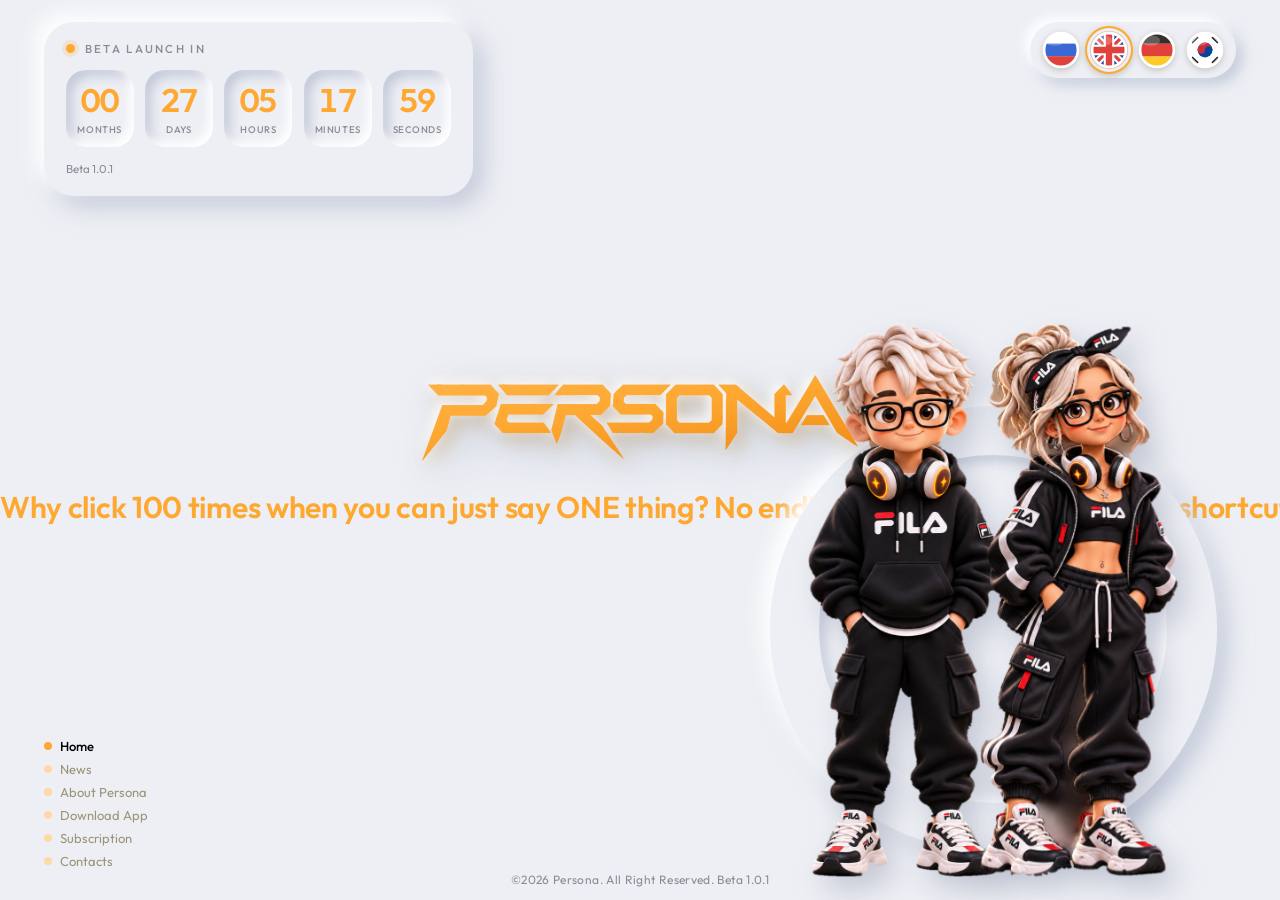
<file: persona.html>
<!DOCTYPE html>
<html lang="en"><head>
<meta charset="utf-8"><meta name="viewport" content="width=device-width, initial-scale=1, viewport-fit=cover"><meta name="theme-color" content="#edeff4"><meta name="robots" content="noindex,nofollow">
<title>Persona</title>
<link rel="preconnect" href="https://fonts.googleapis.com"><link rel="preconnect" href="https://fonts.gstatic.com" crossorigin>
<link href="https://fonts.googleapis.com/css2?family=Outfit:wght@300;400;500;600&display=swap" rel="stylesheet">
<link rel="icon" href="/favicon.ico" sizes="any">
<style>
:root{--bg:#edeff4;--hi:#ffffff;--lo:rgba(158,170,194,.55);--ink:#3b3224;--mute:#8d8a94;--orange:#fea831;--round:"Outfit","Avenir Next","Segoe UI",system-ui,"Apple SD Gothic Neo","Malgun Gothic","Noto Sans KR",sans-serif;
 --e:44px;--raise:-9px -9px 20px var(--hi),10px 10px 24px var(--lo);--raise-s:-5px -5px 11px var(--hi),6px 6px 14px var(--lo);--inset:inset -5px -5px 10px var(--hi),inset 6px 6px 12px var(--lo)}
*{box-sizing:border-box}
html{height:100%}
body{margin:0;min-height:100%;background:var(--bg);font-family:var(--round);color:var(--ink);overflow-x:hidden;-webkit-font-smoothing:antialiased}
.page{position:relative;min-height:calc(var(--vh,1vh)*100);min-height:100dvh;display:grid;grid-template-rows:1fr}
.stage{position:relative;min-height:0}
/* countdown, top left */
.cd{position:absolute;z-index:5;left:var(--e);top:calc(22px + env(safe-area-inset-top,0px));padding:clamp(14px,1.5vw,22px) clamp(16px,1.7vw,26px) clamp(16px,1.6vw,24px);border-radius:30px;background:var(--bg);box-shadow:var(--raise)}
.cd .k{display:flex;align-items:center;gap:10px;margin:0 0 clamp(10px,1.1vw,16px);font-size:clamp(11px,.9vw,13px);font-weight:500;letter-spacing:.2em;text-transform:uppercase;color:var(--mute)}
.cd .k::before{content:"";width:9px;height:9px;border-radius:50%;background:var(--orange);box-shadow:0 0 0 4px rgba(254,168,49,.18);animation:pl 2s ease-in-out infinite}
@keyframes pl{50%{box-shadow:0 0 0 7px rgba(254,168,49,.06)}}
.cells{display:flex;gap:clamp(8px,.9vw,14px)}
.cell{width:clamp(54px,5.3vw,78px);padding:clamp(10px,1.1vw,15px) 0 clamp(8px,.9vw,12px);border-radius:20px;background:var(--bg);box-shadow:var(--inset);text-align:center}
.cell b{display:block;font-size:clamp(24px,2.55vw,38px);line-height:1;font-weight:600;letter-spacing:-.02em;font-variant-numeric:tabular-nums;color:var(--orange)}
.cell span{display:block;margin-top:clamp(5px,.5vw,8px);font-size:clamp(9px,.75vw,11.5px);font-weight:500;letter-spacing:.06em;text-transform:uppercase;color:var(--mute)}
.beta{margin:clamp(10px,1.1vw,16px) 0 0;font-size:clamp(11px,.9vw,13px);color:var(--mute);font-weight:400}
/* logo, centre */
.mid{--fs:clamp(17px,2.35vw,46px);position:absolute;inset:0;display:flex;flex-direction:column;align-items:center;justify-content:center;gap:calc(32px - var(--fs)*.15);pointer-events:none}
.logo{position:relative;z-index:3;flex:none;width:min(34vw,600px);margin:0}
.logo img{display:block;width:100%;height:auto;filter:drop-shadow(-4px -4px 6px rgba(255,255,255,.95)) drop-shadow(7px 8px 9px rgba(180,110,20,.28)) drop-shadow(14px 16px 22px rgba(158,170,194,.45));animation:lg 1.4s cubic-bezier(.2,.8,.2,1) both}
@keyframes lg{from{opacity:0;transform:translateY(22px) scale(.97);filter:blur(10px)}}
/* characters, right */
.duo{position:absolute;z-index:2;right:var(--e);bottom:clamp(10px,2.5vh,28px);height:min(70vh,860px);aspect-ratio:1.04/1.35;display:flex;align-items:flex-end;justify-content:center}
.disc{position:absolute;left:4%;right:4%;bottom:4%;aspect-ratio:1;border-radius:50%;background:var(--bg);box-shadow:var(--raise)}
.disc::after{content:"";position:absolute;inset:11%;border-radius:50%;box-shadow:var(--inset)}
.who{position:relative;height:88%;display:block;will-change:transform;filter:drop-shadow(10px 14px 14px rgba(120,130,155,.35))}
.who img{display:block;height:100%;width:auto}
.who.b{margin-right:-5%;animation:rise 1.1s cubic-bezier(.2,.8,.2,1) .25s both,fl 6s ease-in-out 1.4s infinite}
.who.g{animation:rise 1.1s cubic-bezier(.2,.8,.2,1) .45s both,fl 6s ease-in-out 2.2s infinite}
@keyframes rise{from{opacity:0;transform:translateY(40px)}}
@keyframes fl{50%{transform:translateY(-8px)}}
.copy{position:absolute;z-index:4;left:50%;bottom:clamp(6px,1.4vh,14px);transform:translateX(-50%);font-size:12px;color:var(--mute);letter-spacing:.03em;white-space:nowrap}
/* running line under the logo (same format as on the About page) */
.lm{position:relative;z-index:1;flex:none;width:100vw;height:calc(var(--fs)*1.2);display:flex;align-items:center;overflow:hidden;pointer-events:none;animation:lg 1.4s cubic-bezier(.2,.8,.2,1) .25s both}
.tr{display:flex;flex:none;width:max-content;-webkit-animation:mq 60s linear infinite;animation:mq 60s linear infinite}
.seg{flex:none;white-space:nowrap;font-weight:600;font-size:var(--fs);line-height:1;color:var(--orange);padding-right:.7em;letter-spacing:-.01em}
@-webkit-keyframes mq{from{-webkit-transform:none;transform:none}to{-webkit-transform:translateX(-50%);transform:translateX(-50%)}}
@keyframes mq{from{transform:none}to{transform:translateX(-50%)}}
/* side menu, bottom left (same look as on the case pages) */
.side{position:fixed;z-index:15;left:var(--e);bottom:30px;display:flex;flex-direction:column;align-items:flex-start;gap:5px}
.side div{display:flex;align-items:center;gap:8px;padding:1px 0;cursor:default;user-select:none;-webkit-user-select:none;font-size:13px;color:#9a9578;transition:color .2s,transform .3s cubic-bezier(.3,1.5,.5,1);animation:sd .7s cubic-bezier(.2,.8,.2,1) both;animation-delay:calc(.5s + var(--n)*70ms)}
.side div::before{content:"";width:8px;height:8px;border-radius:50%;background:#fed9a6;transition:background .2s,transform .3s cubic-bezier(.3,1.7,.5,1)}
.side div:hover{color:#000;transform:translateX(4px)}.side div:hover::before{background:var(--orange);transform:scale(1.25)}
.side div.cur{color:#000;font-weight:500}.side div.cur::before{background:var(--orange)}
@keyframes sd{from{opacity:0;transform:translateX(-14px)}}
/* top-right menu: same pill as on the other pages, only the language choice inside */
.x::after{transform:rotate(-45deg)}
.bst{position:absolute;left:50%;top:50%;width:6px;height:6px;margin:-3px;border-radius:50%;pointer-events:none}
.langs{position:fixed;z-index:70;top:calc(22px + env(safe-area-inset-top,0px));right:var(--e);display:flex;gap:10px;padding:9px 12px;border-radius:30px;background:var(--bg);box-shadow:var(--raise-s)}
.lc{position:relative;display:block;width:38px;height:38px;padding:0;border:0;background:none;border-radius:50%;cursor:pointer;filter:drop-shadow(0 2px 3px rgba(80,60,30,.25));transition:transform .35s cubic-bezier(.3,1.7,.5,1),box-shadow .2s}
.lc:hover{transform:translateY(-2px) scale(1.08)}
.lc.sel{box-shadow:0 0 0 3px var(--bg),0 0 0 5px var(--orange)}
@media (max-width:560px){.langs{top:calc(14px + env(safe-area-inset-top,0px));gap:8px;padding:8px 10px}.lc{width:34px;height:34px}}
@keyframes wob{0%,84%,100%{transform:rotate(0)}88%{transform:rotate(-12deg)}93%{transform:rotate(10deg)}97%{transform:rotate(-4deg)}}
@keyframes lpop{0%{transform:scale(.2) rotate(-200deg);opacity:0}60%{transform:scale(1.18) rotate(12deg);opacity:1}100%{transform:none;opacity:1}}
:focus-visible{outline:3px solid var(--orange);outline-offset:3px}
/* tablet / phone: stacked */
@media (max-width:820px){:root{--e:24px}}
@media (max-width:560px){:root{--e:14px}}
@media (max-width:980px){
 .stage{display:flex;flex-direction:column;align-items:center;padding:calc(14px + 56px + 14px + env(safe-area-inset-top,0px)) var(--e) 8px;gap:clamp(14px,3vh,28px)}
 .cd,.duo{position:relative;left:auto;right:auto;top:auto;bottom:auto;transform:none}
 .cd{align-self:stretch;margin:0}
 .cells{justify-content:space-between}.cell{flex:1;width:auto}
 .mid{position:relative;inset:auto;width:100vw;margin:clamp(6px,2vh,24px) calc(var(--e)*-1) 0;--fs:clamp(15px,4.5vw,28px)}
 .logo{width:min(86vw,520px)}
 .duo{height:clamp(250px,43vh,560px);width:min(86vw,560px);flex:none;aspect-ratio:auto}
 .who{height:100%}
 .disc{height:90%;width:auto}
 .disc{left:50%;right:auto;transform:translateX(-50%);bottom:0}
}
 @media (max-width:980px){
 .side{position:relative;left:auto;bottom:auto;flex-direction:row;flex-wrap:wrap;justify-content:center;gap:4px 18px;max-width:92vw}
 .copy{position:relative;left:auto;bottom:auto;transform:none;white-space:normal;text-align:center;padding:2px 0 calc(10px + env(safe-area-inset-bottom,0px))}
}
@media (max-width:980px) and (orientation:landscape){.stage{display:block}.cd{position:relative}}
@media (prefers-reduced-motion:reduce){.who,.logo img,.cd .k::before{animation:none!important}}
</style></head>
<body>
<div class="page">
 <div class="langs" id="lgRow" role="group" aria-label="Language"></div>
 <main class="stage">
  <section class="cd" id="cdSec" aria-label="Time left until the Beta launch">
   <p class="k" id="kT">Beta launch in</p>
   <div class="cells" role="timer" aria-live="off">
    <div class="cell"><b id="cM">00</b><span id="lM">months</span></div>
    <div class="cell"><b id="cD">00</b><span id="lD">days</span></div>
    <div class="cell"><b id="cH">00</b><span id="lH">hours</span></div>
    <div class="cell"><b id="cN">00</b><span id="lN">minutes</span></div>
    <div class="cell"><b id="cS">00</b><span id="lS">seconds</span></div>
   </div>
   <p class="beta">Beta 1.0.1</p>
  </section>
  <div class="mid"><h1 class="logo"><img src="persona-logo.png" alt="Persona" width="1600" height="317"></h1>
   <div class="lm" id="lm" role="marquee" aria-label="Why click 100 times when you can just say ONE thing? No endless menus. No complicated shortcuts. No unnecessary clicking."><div class="tr" id="tr"></div></div></div>
  <div class="duo" aria-hidden="true">
   <div class="disc"></div>
   <div class="who b"><img src="persona-boy.png" alt="" width="442" height="1250"></div>
   <div class="who g"><img src="persona-girl.png" alt="" width="447" height="1250"></div>
  </div>
  <nav class="side" id="side" aria-label="Menu"><div class="cur" style="--n:0"></div><div style="--n:1"></div><div style="--n:2"></div><div style="--n:3"></div><div style="--n:4"></div><div style="--n:5"></div></nav>
  <div class="copy" id="copyT">©2026 Persona. All Right Reserved. Beta 1.0.1</div>
 </main>
</div>
<script>
(function(){
 /* countdown to the Beta launch: 1 Jan 2027, 02:06:51 Moscow time (= 1 month 24 days 10:51:51 from the brief) */
 var T=new Date('2027-01-01T02:06:51+03:00').getTime(),E=function(id){return document.getElementById(id)};
 function addM(d,n){var x=new Date(d.getTime()),day=x.getDate();x.setDate(1);x.setMonth(x.getMonth()+n);var last=new Date(x.getFullYear(),x.getMonth()+1,0).getDate();x.setDate(Math.min(day,last));return x}
 function z(n){return n<10?'0'+n:''+n}
 function tick(){
  var now=new Date(),left=T-now.getTime();if(left<0)left=0,now=new Date(T);
  var mo=0;while(addM(now,mo+1).getTime()<=T&&mo<60)mo++;
  var r=T-addM(now,mo).getTime();if(r<0)r=0;
  var d=Math.floor(r/864e5);r-=d*864e5;var h=Math.floor(r/36e5);r-=h*36e5;var mi=Math.floor(r/6e4);r-=mi*6e4;var s=Math.floor(r/1e3);
  E('cM').textContent=z(mo);E('cD').textContent=z(d);E('cH').textContent=z(h);E('cN').textContent=z(mi);E('cS').textContent=z(s);
  E('lM').textContent=unit('M',mo);E('lD').textContent=unit('D',d);E('lH').textContent=unit('H',h);E('lN').textContent=unit('N',mi);E('lS').textContent=unit('S',s);
 }
 setInterval(function(){if(TXT)tick()},250);
 
 /* ---------- translations ---------- */
 var VALID=['en','ru','de','ko'],LG='en',NAMES={ru:'Русский',en:'English',de:'Deutsch',ko:'한국어'};
 var TXT={
  en:{k:'Beta launch in',aria:'Time left until the Beta launch',mq:'Why click 100 times when you can just say ONE thing? No endless menus. No complicated shortcuts. No unnecessary clicking.',side:['Home','News','About Persona','Download App','Subscription','Contacts'],copy:'©2026 Persona. All Right Reserved. Beta 1.0.1',menu:'Language',
   u:{M:['month','months'],D:['day','days'],H:['hour','hours'],N:['minute','minutes'],S:['second','seconds']}},
  ru:{k:'До запуска беты',aria:'Время до запуска беты',mq:'Зачем кликать 100 раз, если можно просто сказать ОДНО? Никаких бесконечных меню. Никаких сложных сочетаний клавиш. Никаких лишних кликов.',side:['Главная','Новости','О Persona','Скачать приложение','Подписка','Контакты'],copy:'©2026 Persona. Все права защищены. Beta 1.0.1',menu:'Язык',
   u:{M:['месяц','месяца','месяцев'],D:['день','дня','дней'],H:['час','часа','часов'],N:['минута','минуты','минут'],S:['секунда','секунды','секунд']}},
  de:{k:'Beta-Start in',aria:'Verbleibende Zeit bis zum Beta-Start',mq:'Warum 100-mal klicken, wenn du einfach EINE Sache sagen kannst? Keine endlosen Menüs. Keine komplizierten Shortcuts. Kein unnötiges Klicken.',side:['Start','Neuigkeiten','Über Persona','App herunterladen','Abo','Kontakt'],copy:'©2026 Persona. Alle Rechte vorbehalten. Beta 1.0.1',menu:'Sprache',
   u:{M:['Monat','Monate'],D:['Tag','Tage'],H:['Stunde','Stunden'],N:['Minute','Minuten'],S:['Sekunde','Sekunden']}},
  ko:{k:'베타 출시까지',aria:'베타 출시까지 남은 시간',mq:'한마디면 되는데 100번이나 클릭할 필요 있을까요? 끝없는 메뉴도, 복잡한 단축키도, 불필요한 클릭도 이제 그만.',side:['홈','뉴스','Persona 소개','앱 다운로드','구독','연락처'],copy:'©2026 Persona. 모든 권리 보유. Beta 1.0.1',menu:'언어',
   u:{M:['개월'],D:['일'],H:['시간'],N:['분'],S:['초']}}
 };
 function unit(key,n){var a=TXT[LG].u[key];if(LG==='ru'){var m10=n%10,m100=n%100;return m10===1&&m100!==11?a[0]:(m10>=2&&m10<=4&&(m100<10||m100>=20))?a[1]:a[2]}return a.length===1?a[0]:(n===1?a[0]:a[1])}
 function buildMq(){var t=TXT[LG].mq+' ✨ ',one='',i;for(i=0;i<2;i++)one+='<span class="seg">'+t+'</span>';document.getElementById('tr').innerHTML=one+one}
 function applyLang(){var T=TXT[LG];document.documentElement.lang=LG;
  E('kT').textContent=T.k;E('cdSec').setAttribute('aria-label',T.aria);E('copyT').textContent=T.copy;
  var items=E('side').children;for(var i=0;i<items.length;i++)items[i].textContent=T.side[i];
  E('lm').setAttribute('aria-label',T.mq);E('lgRow').setAttribute('aria-label',T.menu);buildMq();tick()}
 try{LG=new URLSearchParams(location.search).get('lang')}catch(e){}
 if(VALID.indexOf(LG)<0){try{LG=localStorage.getItem('lang')}catch(e){LG=null}}
 if(VALID.indexOf(LG)<0){try{LG=sessionStorage.getItem('lang')}catch(e){LG=null}}
 if(VALID.indexOf(LG)<0){var wm=/(?:^|;)lang=(\w+)/.exec(window.name||'');LG=wm?wm[1]:null}
 if(VALID.indexOf(LG)<0)LG='en';
 let uid=0;
 const star=(cx,cy,r,rot=0)=>{const p=[];for(let i=0;i<10;i++){const a=Math.PI/5*i-Math.PI/2+rot,R=i%2?r*.4:r;p.push((cx+R*Math.cos(a)).toFixed(1)+','+(cy+R*Math.sin(a)).toFixed(1))}return '<polygon points="'+p.join(' ')+'"/>'};
 const badge=inner=>{const id='cp'+(uid++);return '<svg viewBox="0 0 36 36" width="100%" height="100%"><defs><clipPath id="'+id+'"><circle cx="18" cy="18" r="16"/></clipPath></defs><g clip-path="url(#'+id+')">'+inner+'<ellipse cx="12" cy="9" rx="9" ry="5" fill="#fff" opacity=".22"/></g><circle cx="18" cy="18" r="16" fill="none" stroke="#fff" stroke-width="2.5"/></svg>'};
 const tri=(cx,cy,r)=>'<g transform="rotate('+r+' '+cx+' '+cy+')" fill="#222"><rect x="'+(cx-4)+'" y="'+(cy-3)+'" width="8" height="1.4"/><rect x="'+(cx-4)+'" y="'+(cy-.7)+'" width="8" height="1.4"/><rect x="'+(cx-4)+'" y="'+(cy+1.6)+'" width="8" height="1.4"/></g>';
 const FLAG={
  ru:()=>badge('<rect width="36" height="12" fill="#fff"/><rect y="12" width="36" height="12" fill="#3a68d4"/><rect y="24" width="36" height="12" fill="#e0413a"/>'),
  de:()=>badge('<rect width="36" height="12" fill="#33302b"/><rect y="12" width="36" height="12" fill="#e0413a"/><rect y="24" width="36" height="12" fill="#ffc928"/>'),
  en:()=>badge('<rect width="36" height="36" fill="#2f4aa8"/><path d="M0 0L36 36M36 0L0 36" stroke="#fff" stroke-width="7"/><path d="M0 0L36 36M36 0L0 36" stroke="#e0413a" stroke-width="3"/><path d="M18 0V36M0 18H36" stroke="#fff" stroke-width="10"/><path d="M18 0V36M0 18H36" stroke="#e0413a" stroke-width="6"/>'),
  ko:()=>badge('<rect width="36" height="36" fill="#fff"/><circle cx="18" cy="18" r="7" fill="#0047a0"/><path d="M11 18a7 7 0 0 1 14 0z" fill="#cd2e3a"/><circle cx="14.5" cy="18" r="3.5" fill="#cd2e3a"/><circle cx="21.5" cy="18" r="3.5" fill="#0047a0"/>'+tri(7,7,-45)+tri(29,7,45)+tri(7,29,45)+tri(29,29,-45))
 };
 var row=document.getElementById('lgRow');
 row.innerHTML=['ru','en','de','ko'].map(function(l){return '<button class="lc" data-l="'+l+'" aria-label="'+NAMES[l]+'" title="'+NAMES[l]+'">'+FLAG[l]()+'</button>'}).join('');
 function burst(el){const c=['#fff','#ffe27a','#ffd0a0'];for(let k=0;k<7;k++){const d=document.createElement('i');d.className='bst';d.style.background=c[k%3];el.appendChild(d);const a=k/7*Math.PI*2,r=24+Math.random()*10;
  d.animate([{transform:'translate(0,0) scale(1)',opacity:1},{transform:'translate('+Math.cos(a)*r+'px,'+Math.sin(a)*r+'px) scale(.2)',opacity:0}],{duration:650,easing:'cubic-bezier(.2,.8,.3,1)'}).onfinish=()=>d.remove()}}
 function mark(l){row.querySelectorAll('.lc').forEach(function(b){b.classList.toggle('sel',b.dataset.l===l);b.setAttribute('aria-pressed',b.dataset.l===l)})}
 function setLang(l,btn){LG=l;try{localStorage.setItem('lang',l)}catch(e){}try{sessionStorage.setItem('lang',l)}catch(e){}window.name='lang='+l;
  try{var u=new URL(location.href);u.searchParams.set('lang',l);history.replaceState(null,'',u.href)}catch(e){}
  mark(l);applyLang();if(btn)burst(btn)}
 row.addEventListener('click',function(e){var b=e.target.closest('[data-l]');if(b&&b.dataset.l!==LG)setLang(b.dataset.l,b)});
 mark(LG);applyLang();
 /* fallback: if the CSS animation did not start, drive the marquee with the Web Animations API */
 var trEl=document.getElementById('tr');setTimeout(function(){var a=getComputedStyle(trEl).animationName;if((!a||a==='none')&&trEl.animate){trEl.animate([{transform:'translateX(0)'},{transform:'translateX(-50%)'}],{duration:60000,iterations:Infinity,easing:'linear'})}},400);
 /* mobile browser bars */
 function vh(){document.documentElement.style.setProperty('--vh',((window.visualViewport&&visualViewport.height)||innerHeight)*0.01+'px')}vh();addEventListener('resize',vh);
})();
</script></body></html>
</file>
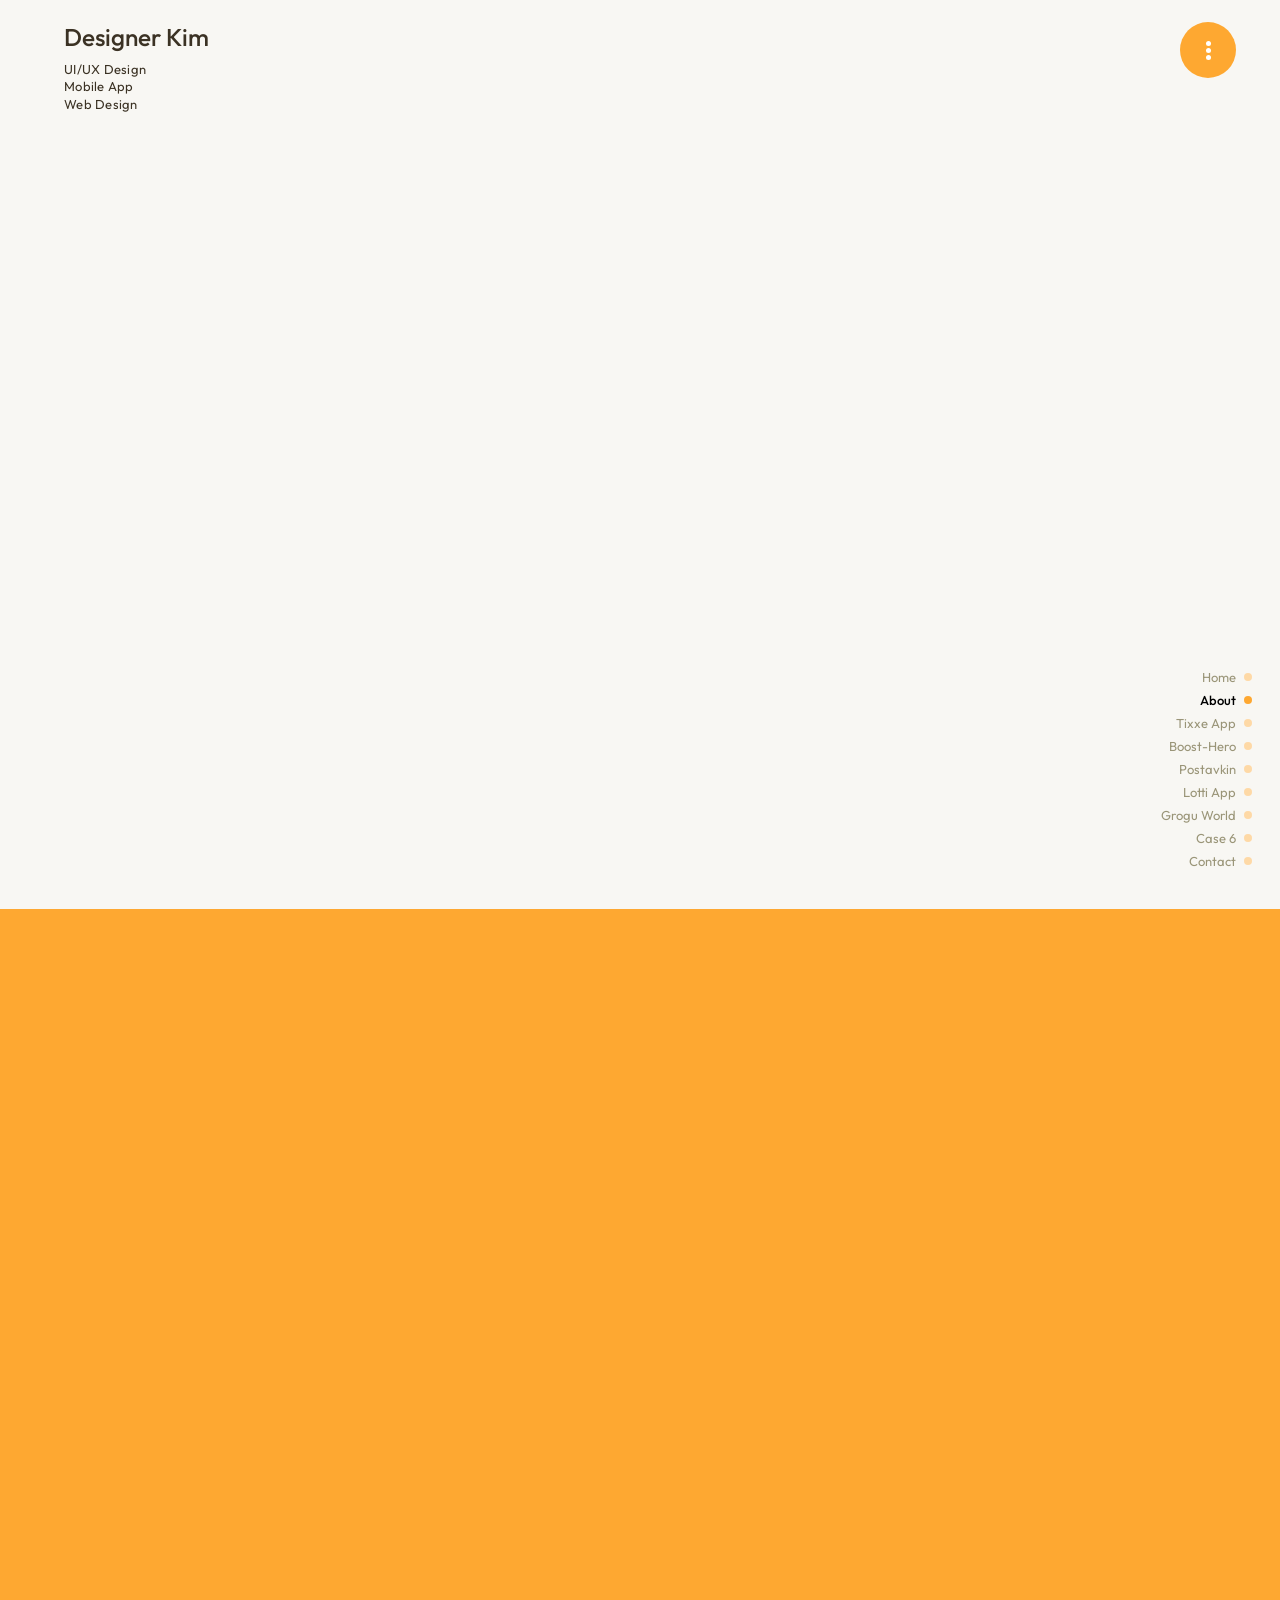
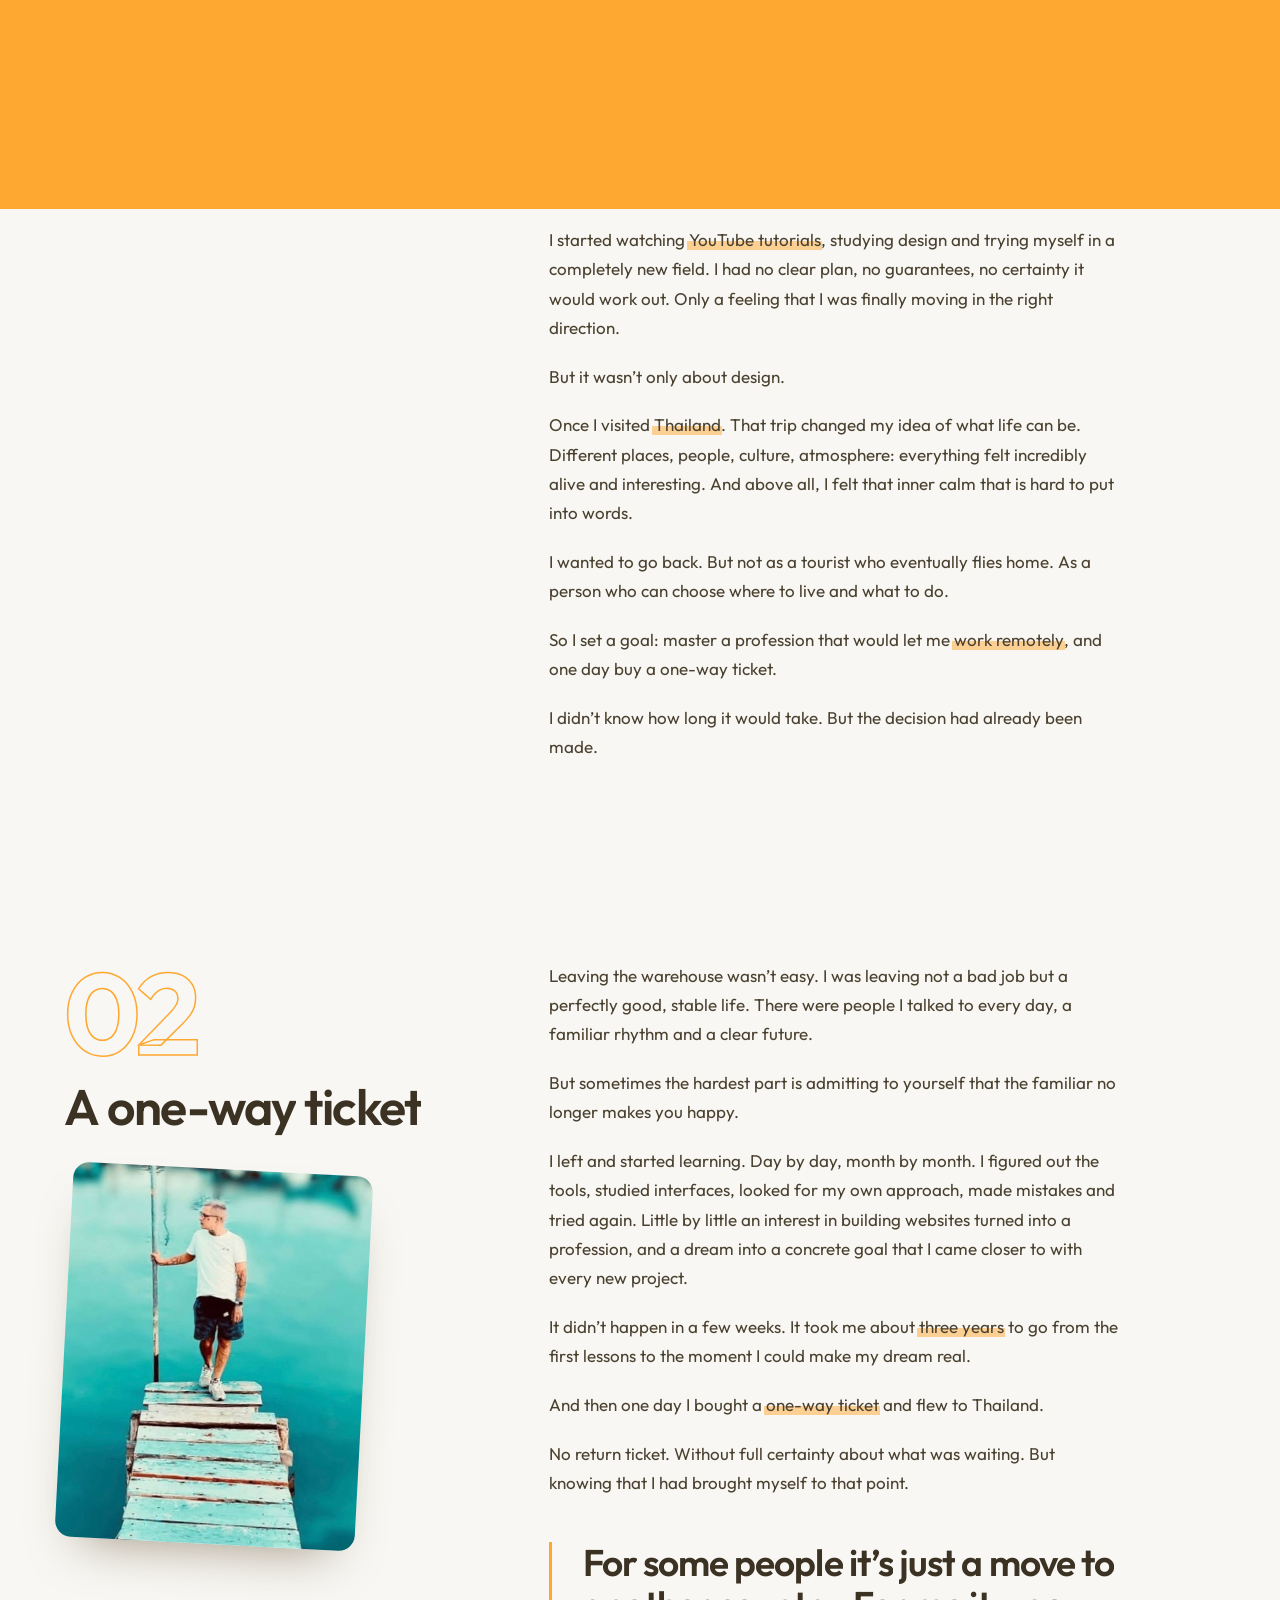
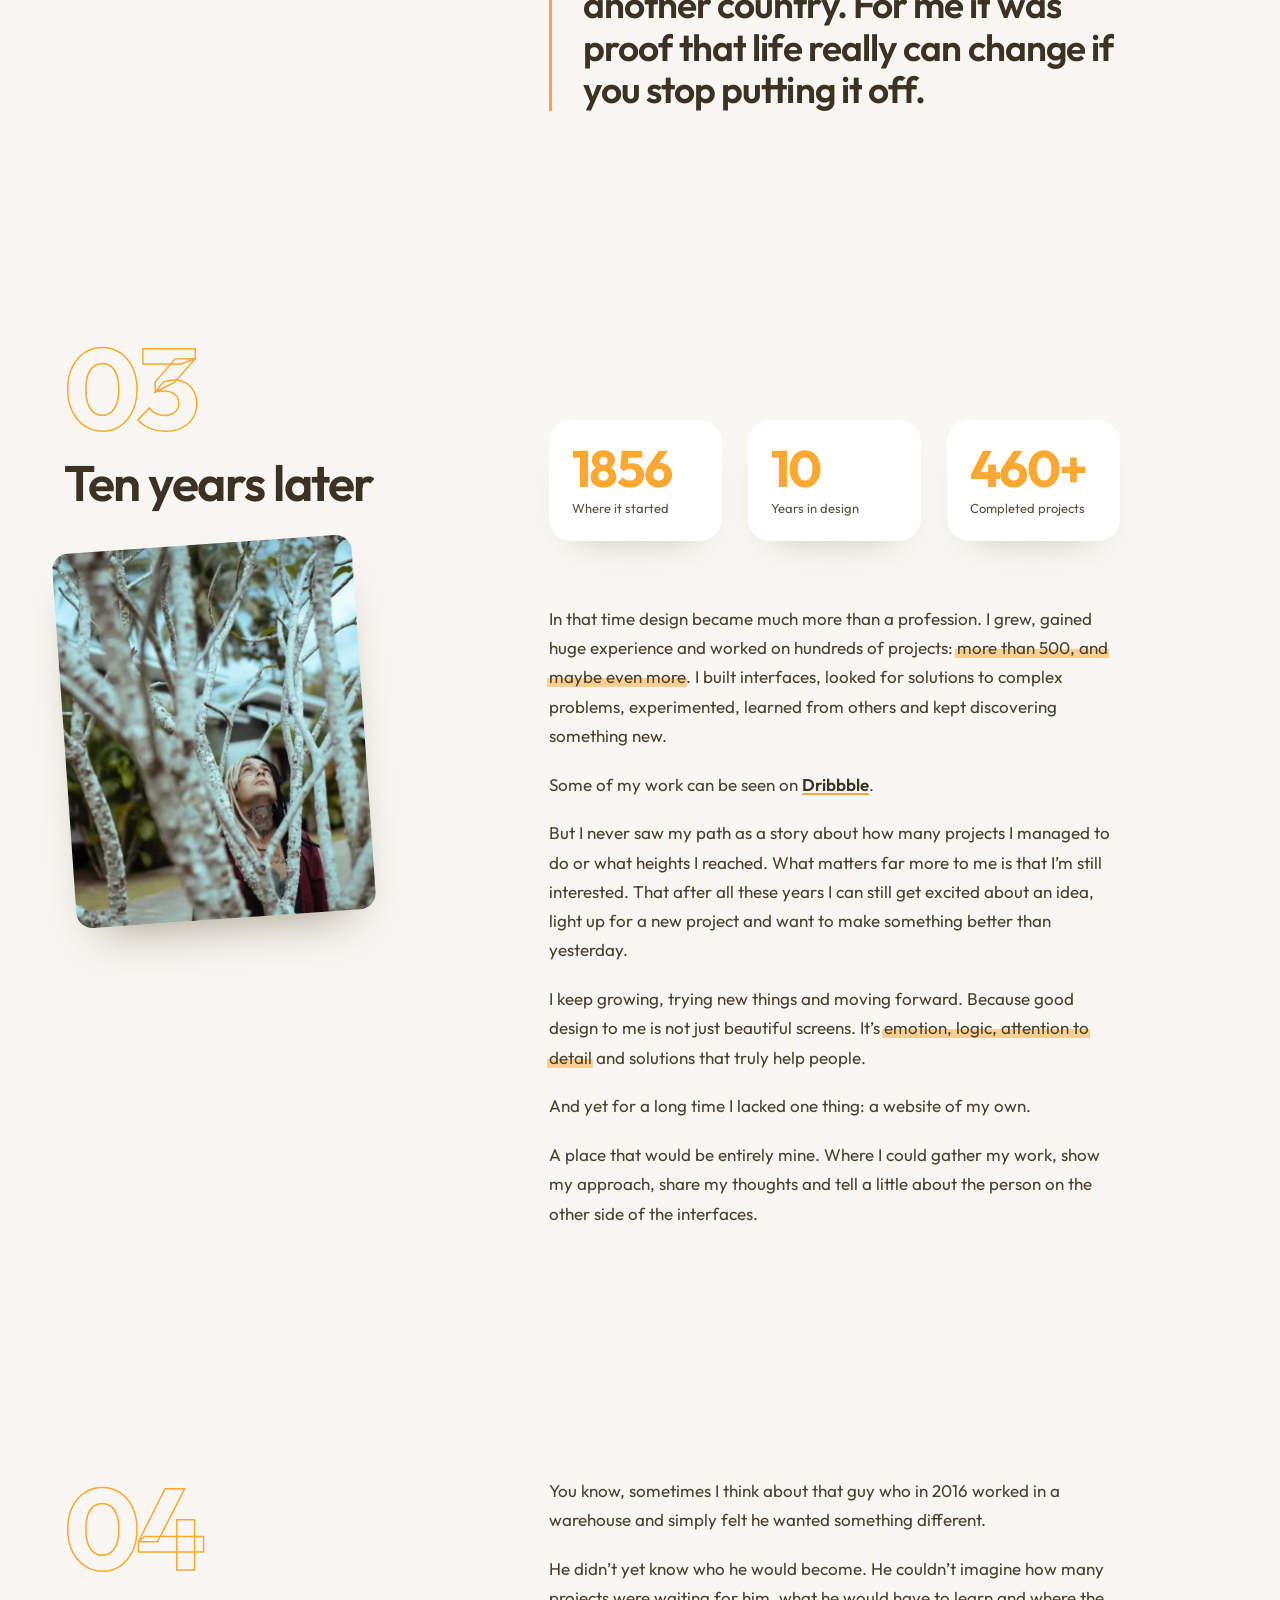
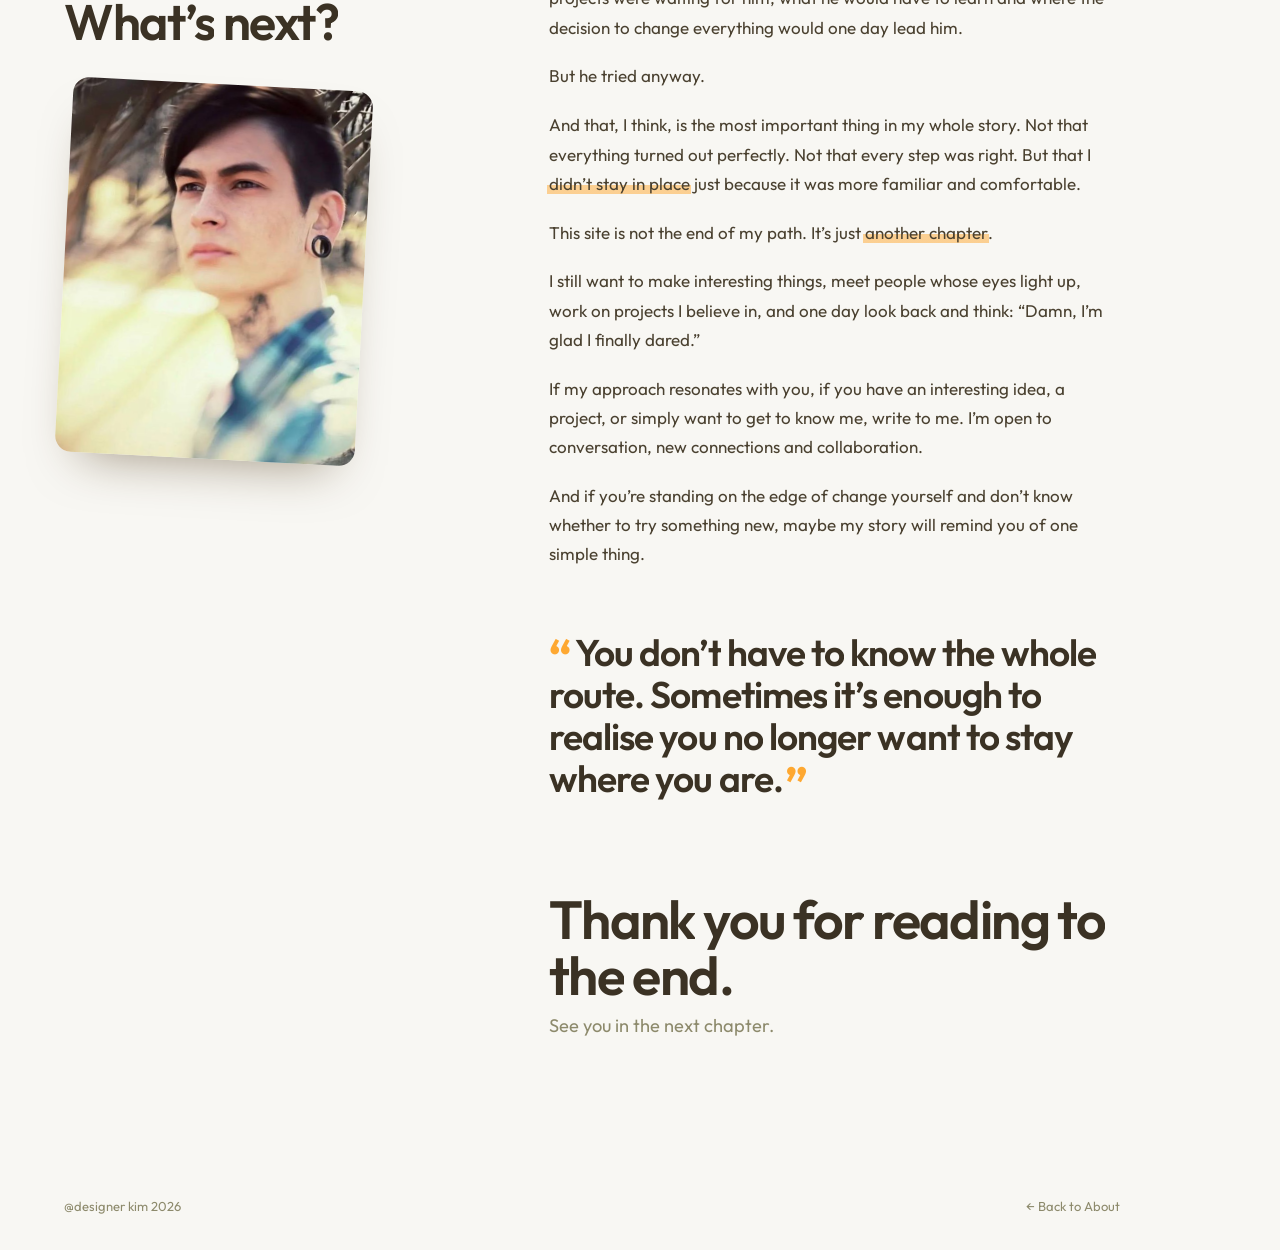
<file: story.html>
<!DOCTYPE html>
<html lang="en" class="scroll"><head>
<meta charset="utf-8"><script>(function(){var d=document.documentElement;function s(){var h=(window.visualViewport&&visualViewport.height)||innerHeight;d.style.setProperty('--vh',(h*0.01).toFixed(3)+'px')}s();addEventListener('resize',s);addEventListener('orientationchange',function(){setTimeout(s,150)});if(window.visualViewport)visualViewport.addEventListener('resize',s)})();</script><meta name="theme-color" content="#f8f7f3"><meta name="viewport" content="width=device-width, initial-scale=1, viewport-fit=cover">
<title>Designer Kim - Your Idea+My Obsession=Magic</title>
<link rel="preconnect" href="https://fonts.googleapis.com"><link rel="preconnect" href="https://fonts.gstatic.com" crossorigin>
<link href="https://fonts.googleapis.com/css2?family=Outfit:wght@300;400;500;600&display=swap" rel="stylesheet">
<style>
html{--vh:1vh;-webkit-text-size-adjust:100%;text-size-adjust:100%}
:root{--padr:max(var(--pad),160px);--orange:#fea831;--ink:#3b3224;--bgc:#f8f7f3;--mut:#8d8a6c;--round:"Outfit","Avenir Next","Segoe UI",system-ui,"Apple SD Gothic Neo","Malgun Gothic","Noto Sans KR",sans-serif;--pad:clamp(20px,5vw,84px);--ease:cubic-bezier(.2,.8,.2,1)}
*{box-sizing:border-box}
html.scroll{height:auto;max-height:none;position:static;overflow-x:hidden;overflow-y:auto;overscroll-behavior:auto;scroll-behavior:smooth}
html.scroll body{height:auto;max-height:none;position:static;overflow:visible;contain:none;margin:0;background:var(--bgc);font-family:var(--round);color:var(--ink);touch-action:auto}
button{font:inherit;color:inherit}a{color:inherit}:focus-visible{outline:3px solid var(--orange);outline-offset:3px}
.brand{position:absolute;z-index:15;left:var(--pad);top:calc(clamp(16px,2vw,24px) + env(safe-area-inset-top,0px));line-height:1.35}
.brand a{display:block;text-decoration:none;font-weight:500;font-size:clamp(22px,1.9vw,32px);line-height:1.1;margin-bottom:10px}
.brand span{display:block;font-weight:400;font-size:clamp(13px,.95vw,16px);letter-spacing:.02em}
.side{position:fixed;z-index:15;right:clamp(16px,2.2vw,40px);bottom:clamp(16px,2.4vw,30px);display:flex;flex-direction:column;align-items:flex-end;gap:5px}
.side button{display:flex;align-items:center;gap:8px;background:none;border:0;padding:1px 0;cursor:pointer;font-size:13px;color:#9a9578;transition:color .2s}
.side button::after{content:"";width:8px;height:8px;border-radius:50%;background:#fed9a6;transition:background .2s}
.side button:hover{color:#000}.side button:hover::after{background:var(--orange)}
.side button.cur{color:#000;font-weight:500}.side button.cur::after{background:var(--orange)}
.bar{position:fixed;left:0;top:0;height:3px;width:100%;background:var(--orange);transform:scaleX(0);transform-origin:0 50%;z-index:60;pointer-events:none}

/* ---------- reveal helpers ---------- */
.rv .w{display:inline-block;overflow:hidden;vertical-align:top;padding-bottom:.16em;margin-bottom:-.16em}
.rv .w>i{display:inline-block;font-style:normal;transform:translateY(112%) rotate(4deg);transform-origin:0 100%;transition:transform 1s var(--ease);transition-delay:calc(var(--n)*70ms + var(--d,0ms))}
.rv.in .w>i{transform:none}
.fade{opacity:0;transform:translateY(24px);transition:opacity .9s ease,transform .9s var(--ease);transition-delay:var(--d,0ms)}
.fade.in{opacity:1;transform:none}
mark{background:linear-gradient(transparent 56%,rgba(254,168,49,.5) 56%) no-repeat 0 0/0% 100%;color:inherit;padding:0 .08em;margin:0 -.08em;-webkit-box-decoration-break:clone;box-decoration-break:clone;transition:background-size 1.2s var(--ease) .55s}
.in mark,mark.in{background-size:100% 100%}

/* ---------- intro: chaotic photos appear and vanish one after another ---------- */
.stage{position:relative;height:calc(var(--vh,1vh)*100);min-height:520px;overflow:hidden}
.ph{--k:1;position:absolute;left:min(var(--l),calc(100% - var(--w)*var(--k)*1vw - 3%));top:min(var(--t),calc(100% - var(--w)*var(--k)*1vw*var(--ar) - 6%));width:calc(var(--w)*var(--k)*1vw);aspect-ratio:1/var(--ar);rotate:var(--r);border-radius:var(--br,14px);overflow:hidden;opacity:0;box-shadow:0 30px 60px -28px rgba(70,45,10,.45);will-change:transform,opacity,clip-path}
.ph img{width:100%;height:100%;object-fit:cover;display:block;transform:scale(1.18);animation:kb 3.4s ease-out both;animation-delay:inherit;animation-play-state:inherit}
@keyframes kb{to{transform:scale(1)}}
body.go .ph{animation:pin 2.5s var(--ease) both;animation-delay:calc(var(--i)*.45s + .1s)}
@keyframes pin{
 0%{opacity:0;clip-path:inset(100% 0 0 0);scale:.9;translate:0 34px}
 14%{opacity:1;clip-path:inset(0 0 0 0);scale:1;translate:0 0}
 78%{opacity:1;clip-path:inset(0 0 0 0);scale:1.01;translate:0 -8px;filter:blur(0)}
 100%{opacity:0;clip-path:inset(0 0 100% 0);scale:1.05;translate:0 -26px;filter:blur(5px)}}
.cap{position:absolute;inset:0;display:grid;place-content:center;text-align:center;padding:0 var(--pad);pointer-events:none}
.cap h1{margin:0;font-weight:600;letter-spacing:-.035em;line-height:.98;font-size:clamp(40px,8vw,140px)}
.cap p{margin:.9em 0 0;font-size:clamp(14px,1.1vw,18px);letter-spacing:.14em;text-transform:uppercase;color:var(--mut)}
.scrollcue{position:absolute;left:50%;bottom:clamp(22px,5vh,48px);translate:-50% 0;display:flex;flex-direction:column;align-items:center;gap:8px;font-size:12px;letter-spacing:.16em;text-transform:uppercase;color:var(--mut);opacity:0;transition:opacity 1s ease 0s}
.scrollcue i{width:1px;height:38px;background:linear-gradient(var(--orange),transparent);transform-origin:50% 0;animation:cue 1.8s ease-in-out infinite}
@keyframes cue{0%{transform:scaleY(0)}50%{transform:scaleY(1)}100%{transform:scaleY(1);opacity:0}}
body.done .scrollcue{opacity:1}

/* ---------- chapters ---------- */
.chap{position:relative;display:grid;grid-template-columns:minmax(0,5fr) minmax(0,7fr);gap:clamp(30px,6vw,120px);padding:clamp(70px,14vh,170px) var(--padr) clamp(30px,6vh,80px) var(--pad)}
.side-l{position:relative}
.sticky{position:sticky;top:clamp(90px,14vh,150px)}
.num{display:block;font-weight:700;font-size:clamp(70px,9vw,150px);line-height:.9;letter-spacing:-.04em;color:transparent;-webkit-text-stroke:1.5px var(--orange)}
.chap h2{margin:.35em 0 0;font-weight:600;letter-spacing:-.03em;line-height:1.02;font-size:clamp(30px,3.9vw,66px)}
.snap{margin-top:clamp(22px,4vh,46px);width:min(100%,300px);aspect-ratio:4/5;border-radius:16px;overflow:hidden;rotate:var(--r,-4deg);box-shadow:0 26px 50px -26px rgba(70,45,10,.5);transition:rotate .6s var(--ease),transform .6s var(--ease)}
.snap img{width:100%;height:100%;object-fit:cover;display:block;transform:scale(1.08)}
.snap:hover{rotate:0deg;transform:scale(1.03)}
.txt{max-width:40em}
.txt p{margin:0 0 1.15em;font-size:clamp(17px,1.32vw,22px);line-height:1.72;color:#4a4130}
.txt p.lede{font-size:clamp(22px,2vw,34px);line-height:1.3;font-weight:500;color:var(--ink);letter-spacing:-.015em;margin-bottom:1.1em}
.txt p b{font-weight:600;color:var(--ink)}
.txt a.lnk{color:var(--ink);font-weight:600;text-decoration:none;background:linear-gradient(var(--orange),var(--orange)) 0 100%/100% .12em no-repeat;transition:background-size .4s var(--ease),color .3s}
.txt a.lnk:hover{background-size:100% 100%;color:#fff}
.quote{position:relative;margin:clamp(26px,5vh,56px) 0 clamp(26px,5vh,56px) 0;padding-left:clamp(22px,2.4vw,38px);border-left:3px solid var(--orange)}
.quote q{display:block;quotes:none;font-weight:600;letter-spacing:-.025em;line-height:1.14;font-size:clamp(24px,2.9vw,48px)}
.quote.big{border:0;padding:0;margin-top:clamp(40px,7vh,80px)}
.quote.big q::before,.quote.big q::after{color:var(--orange);font-weight:700;font-size:1.25em;line-height:0;display:inline-block;vertical-align:-.16em}
.quote.big q::before{content:"“";margin-right:.08em}
.quote.big q::after{content:"”";margin-left:.04em}
.sig{margin-top:clamp(56px,10vh,110px);font-weight:600;letter-spacing:-.03em;line-height:1.05;font-size:clamp(28px,4.2vw,72px)}
.sig small{display:block;margin-top:.7em;font-size:max(.34em,15px);letter-spacing:0;font-weight:400;color:var(--mut)}

/* stats */
.stats{display:grid;grid-template-columns:repeat(3,1fr);gap:clamp(12px,2vw,28px);margin:clamp(30px,6vh,56px) 0 clamp(36px,7vh,64px)}
.stat{padding:clamp(16px,1.8vw,26px);border-radius:22px;background:#fff;box-shadow:0 20px 40px -30px rgba(70,45,10,.4);transition:transform .5s var(--ease),background .4s}
.stat:hover{transform:translateY(-6px);background:#fff4e2}
.stat b{display:block;font-weight:700;font-size:clamp(34px,4vw,68px);line-height:1;letter-spacing:-.03em;color:var(--orange)}
.stat span{display:block;margin-top:.5em;font-size:clamp(13px,1vw,16px);line-height:1.35;color:#5a5240}

/* cta */
.cta{display:flex;flex-wrap:wrap;gap:12px;margin:clamp(26px,4vh,40px) 0 clamp(36px,6vh,64px)}
.pill{display:inline-flex;align-items:center;gap:10px;border:2px solid var(--ink);background:none;border-radius:99px;padding:14px 26px;font-weight:500;font-size:clamp(15px,1.1vw,18px);cursor:pointer;text-decoration:none;transition:background .3s,color .3s,border-color .3s,transform .4s var(--ease)}
.pill:hover{background:var(--orange);border-color:var(--orange);color:#fff;transform:translateY(-3px)}
.pill.solid{background:var(--orange);border-color:var(--orange);color:#fff}
.pill.solid:hover{background:var(--ink);border-color:var(--ink)}
.foot{display:flex;justify-content:space-between;gap:16px;flex-wrap:wrap;padding:clamp(60px,12vh,140px) var(--padr) 36px var(--pad);font-size:13px;color:var(--mut)}
.foot a{text-decoration:none}.foot a:hover{color:var(--ink)}

@media (max-width:900px){
 :root{--padr:var(--pad)}
 .ph{--k:2.1}
 .chap{grid-template-columns:1fr;gap:26px}
 .sticky{position:relative;top:auto;display:grid;grid-template-columns:1fr minmax(0,150px);gap:14px 20px;align-items:end}
 .num{grid-column:1/2}.chap h2{grid-column:1/2;margin-top:0}
 .snap{grid-column:2/3;grid-row:1/3;margin:0;width:100%}
 .stats{grid-template-columns:1fr}
 .side{display:none}
}
@media (max-width:900px){
 html.scroll{scroll-behavior:auto}
 .fade{transform:translate3d(0,14px,0);transition:opacity .8s ease,transform .8s var(--ease);transition-delay:0ms;will-change:opacity,transform;backface-visibility:hidden;-webkit-backface-visibility:hidden}
 .fade.in{transform:translate3d(0,0,0);will-change:auto}
 mark{background-size:100% 100%;transition:none}
 .snap{transition:none}
 .rv .w>i{transition-duration:.8s;transition-delay:calc(var(--n)*40ms + var(--d,0ms))}
}
@media (max-width:520px){.ph{--k:2.5}}
@media (prefers-reduced-motion:reduce){body.go .ph{animation-name:pinsoft}}
@keyframes pinsoft{0%{opacity:0}14%{opacity:1}78%{opacity:1}100%{opacity:0}}
</style><link rel="stylesheet" href="common.css"><link rel="stylesheet" href="responsive.css"><link rel="icon" href="/favicon.ico" sizes="any">
</head>
<body data-page="story">
<div class="bar" id="bar"></div>
<div class="brand"><a href="index.html" data-go>Designer Kim</a><span data-i="b1">UI/UX Design</span><span data-i="b2">Mobile App</span><span data-i="b3">Web Design</span></div>
<main>
 <section class="stage" id="stage">
  <div class="ph" style="--l:9%;--t:20%;--w:24;--ar:1;--r:-4deg;--i:0;--br:18px"><img src="p1.jpg" alt="Kim sitting on an old wooden pier at sunset"></div>
  <div class="ph" style="--l:62%;--t:6%;--w:15;--ar:1.075;--r:5deg;--i:1;--br:120px 120px 16px 16px"><img src="p2.jpg" alt="Kim in a monkey costume under palm trees"></div>
  <div class="ph" style="--l:37%;--t:42%;--w:19;--ar:.99;--r:-2deg;--i:2;--br:10px"><img src="p3.jpg" alt="Kim standing on a turquoise pier"></div>
  <div class="ph" style="--l:77%;--t:48%;--w:13;--ar:1.034;--r:6deg;--i:3;--br:999px"><img src="p4.jpg" alt="Kim on the beach"></div>
  <div class="ph" style="--l:18%;--t:52%;--w:22;--ar:.96;--r:3deg;--i:4;--br:22px"><img src="p5.jpg" alt="Portrait of Kim among branches"></div>
  <div class="ph" style="--l:52%;--t:3%;--w:17;--ar:.98;--r:-5deg;--i:5;--br:16px"><img src="p6.jpg" alt="Kim in a straw hat"></div>
  <div class="ph" style="--l:66%;--t:30%;--w:26;--ar:.99;--r:2deg;--i:6;--br:12px"><img src="p7.jpg" alt="Kim looking up through white tree branches"></div>
  <div class="ph" style="--l:3%;--t:58%;--w:14;--ar:1;--r:-6deg;--i:7;--br:999px"><img src="p8.jpg" alt="Kim sitting by a pool"></div>
  <div class="ph" style="--l:40%;--t:20%;--w:18;--ar:1.24;--r:4deg;--i:8;--br:100px 100px 14px 14px"><img src="p9.jpg" alt="Kim at a temple"></div>
  <div class="cap"><h1 class="rv" id="t0"></h1><p class="fade" id="t0s" style="--d:900ms"></p></div>
  <div class="scrollcue"><span id="sc">Scroll</span><i></i></div>
 </section>
 <div id="chapters"></div>
 <footer class="foot"><span>@designer kim 2026</span><a href="about.html" data-go id="back">← Back to About</a></footer>
</main>
<div class="side" aria-label="Sections"><button data-k="home" data-i="m_home">Home</button><button class="cur" data-k="about" data-i="m_about">About</button><button data-k="c1" data-i="m_c1">Tixxe App</button><button data-k="c2" data-i="m_c2">Boost-Hero</button><button data-k="c3" data-i="m_c3">Postavkin</button><button data-k="c4" data-i="m_c4">Lotti App</button><button data-k="c5" data-i="m_c5">Grogu World</button><button data-k="c6" data-i="m_c6">Case 6</button><button data-k="contact" data-i="m_contact">Contact</button></div>
<nav class="nav" id="nav" aria-label="Main menu">
 <button class="tog" id="tog" aria-expanded="false" aria-controls="list" aria-label="Open menu"><span class="dots"><span><i></i><i></i><i></i></span></span><span class="x"></span></button>
 <div class="list" id="list">
  <button data-k="home" data-i="m_home">Home</button>
  <button data-k="about" data-i="m_about">About</button>
  <div class="grp" data-i="m_case">Case</div>
  <button class="sub" data-k="c1" data-i="m_c1">Tixxe App</button><button class="sub" data-k="c2" data-i="m_c2">Boost-Hero</button><button class="sub" data-k="c3" data-i="m_c3">Postavkin</button><button class="sub" data-k="c4" data-i="m_c4">Lotti App</button><button class="sub" data-k="c5" data-i="m_c5">Grogu World</button><button class="sub" data-k="c6" data-i="m_c6">Case 6</button>
  <button data-k="contact" style="margin-top:8px" data-i="m_contact">Contact</button>
  <button class="lg-btn" id="lgBtn" aria-expanded="false" aria-controls="lgRow"><span class="lg-ico globe" id="lgIco"></span><span data-i="lang">Language</span></button>
  <div class="lg-row" id="lgRow"></div>
 </div>
</nav>
<div class="sheet" id="sheet" role="dialog" aria-modal="true" aria-labelledby="sh"><div class="box"><button class="cl" id="cl" aria-label="Close">×</button><h2 id="sh"></h2><div id="sb"></div></div></div>

<div class="loader" id="loader" aria-hidden="true"><div class="bgfade"></div>
 <svg class="ring" viewBox="-30 -30 360 360"><defs><path id="c" d="M150,150 m-140,0 a140,140 0 1,1 280,0 a140,140 0 1,1 -280,0"/></defs>
 <text><textPath id="rt" href="#c" textLength="868" lengthAdjust="spacing">Moving pixels since 2016. Still not done. Moving pixels since 2016. Still not done.</textPath></text></svg><div class="inside"><small data-i="ld_s">Your idea +<br>my obsession =</small><b data-i="ld_b">“Magic”</b></div></div>
<script src="app.js"></script>
<script>
(function(){
const D={
en:{
 title:'My story',sub:'The long version',scroll:'Scroll',back:'← Back to About',
 ch:[
 {t:'How it all began',img:1,b:[
  ['lede','Sometimes, to find your place in life, you first have to dare to go the wrong way.'],
  ['p','In **2016** I worked in an **auto parts warehouse**. A stable job, a decent salary, good colleagues and friends. Everything seemed fine. But every day I caught myself thinking that I was living somehow wrong. As if I were taking **someone else’s place in my own life**.'],
  ['p','I had always liked creating something beautiful. Something that stirs emotion, catches the eye, is useful and stays in memory. I didn’t want to work just for a paycheck. I wanted to do something that truly mattered to me. To leave a mark. A small one, but my own.'],
  ['p','And then I remembered that as a kid I had tried to **build websites**. I was curious, I experimented and came up with things of my own. But I was very young and never saw it as a possible future. I remember my dad once asked me:'],
  ['q','“Are you going to make money from this? Is this going to be your life?”'],
  ['p','In the end I dropped the hobby.'],
  ['p','Years passed, and I came back to that thought.'],
  ['p','I started watching **YouTube tutorials**, studying design and trying myself in a completely new field. I had no clear plan, no guarantees, no certainty it would work out. Only a feeling that I was finally moving in the right direction.'],
  ['p','But it wasn’t only about design.'],
  ['p','Once I visited **Thailand**. That trip changed my idea of what life can be. Different places, people, culture, atmosphere: everything felt incredibly alive and interesting. And above all, I felt that inner calm that is hard to put into words.'],
  ['p','I wanted to go back. But not as a tourist who eventually flies home. As a person who can choose where to live and what to do.'],
  ['p','So I set a goal: master a profession that would let me **work remotely**, and one day buy a one-way ticket.'],
  ['p','I didn’t know how long it would take. But the decision had already been made.']]},
 {t:'A one-way ticket',img:3,b:[
  ['p','Leaving the warehouse wasn’t easy. I was leaving not a bad job but a perfectly good, stable life. There were people I talked to every day, a familiar rhythm and a clear future.'],
  ['p','But sometimes the hardest part is admitting to yourself that the familiar no longer makes you happy.'],
  ['p','I left and started learning. Day by day, month by month. I figured out the tools, studied interfaces, looked for my own approach, made mistakes and tried again. Little by little an interest in building websites turned into a profession, and a dream into a concrete goal that I came closer to with every new project.'],
  ['p','It didn’t happen in a few weeks. It took me about **three years** to go from the first lessons to the moment I could make my dream real.'],
  ['p','And then one day I bought a **one-way ticket** and flew to Thailand.'],
  ['p','No return ticket. Without full certainty about what was waiting. But knowing that I had brought myself to that point.'],
  ['q','For some people it’s just a move to another country. For me it was proof that life really can change if you stop putting it off.']]},
 {t:'Ten years later',img:7,b:[
  ['p','Ten years have passed since 2016.'],
  ['stats',[['2016','Where it started'],['10','Years in design'],['500+','Completed projects']]],
  ['p','In that time design became much more than a profession. I grew, gained huge experience and worked on hundreds of projects: **more than 500, and maybe even more**. I built interfaces, looked for solutions to complex problems, experimented, learned from others and kept discovering something new.'],
  ['p','Some of my work can be seen on <a class="lnk" href="https://dribbble.com/kimmmy" target="_blank" rel="noopener">Dribbble</a>.'],
  ['p','But I never saw my path as a story about how many projects I managed to do or what heights I reached. What matters far more to me is that I’m still interested. That after all these years I can still get excited about an idea, light up for a new project and want to make something better than yesterday.'],
  ['p','I keep growing, trying new things and moving forward. Because good design to me is not just beautiful screens. It’s **emotion, logic, attention to detail** and solutions that truly help people.'],
  ['p','And yet for a long time I lacked one thing: a website of my own.'],
  ['p','A place that would be entirely mine. Where I could gather my work, show my approach, share my thoughts and tell a little about the person on the other side of the interfaces.'],
  ['p','And so I finally decided to create it.']]},
 {t:'What’s next?',img:5,b:[
  ['p','You know, sometimes I think about that guy who in 2016 worked in a warehouse and simply felt he wanted something different.'],
  ['p','He didn’t yet know who he would become. He couldn’t imagine how many projects were waiting for him, what he would have to learn and where the decision to change everything would one day lead him.'],
  ['p','But he tried anyway.'],
  ['p','And that, I think, is the most important thing in my whole story. Not that everything turned out perfectly. Not that every step was right. But that I **didn’t stay in place** just because it was more familiar and comfortable.'],
  ['p','This site is not the end of my path. It’s just **another chapter**.'],
  ['p','I still want to make interesting things, meet people whose eyes light up, work on projects I believe in, and one day look back and think: “Damn, I’m glad I finally dared.”'],
  ['p','If my approach resonates with you, if you have an interesting idea, a project, or simply want to get to know me, write to me. I’m open to conversation, new connections and collaboration.'],
  ['p','And if you’re standing on the edge of change yourself and don’t know whether to try something new, maybe my story will remind you of one simple thing.'],
  ['bq','You don’t have to know the whole route. Sometimes it’s enough to realise you no longer want to stay where you are.'],
  ['sig','Thank you for reading to the end.','See you in the next chapter.']]}
 ]},
ru:{
 title:'Моя история',sub:'Подробная версия',scroll:'Листай',back:'← Назад к «Обо мне»',
 ch:[
 {t:'С чего всё начиналось',img:1,b:[
  ['lede','Иногда, чтобы найти своё место в жизни, нужно сначала решиться уйти не туда.'],
  ['p','В **2016 году** я работал на **складе автозапчастей**. У меня была стабильная работа, неплохая зарплата, хорошие коллеги и друзья. Всё вроде бы было нормально. Но каждый день я ловил себя на мысли, что живу как-то не так. Будто занимаю **чужое место в собственной жизни**.'],
  ['p','Мне всегда нравилось создавать что-то красивое. Что-то, что вызывает эмоции, цепляет взгляд, приносит пользу и остаётся в памяти. Мне хотелось не просто работать ради зарплаты, а делать то, что действительно имеет для меня значение. Оставить свой след. Пусть небольшой, но свой.'],
  ['p','И однажды я вспомнил, что ещё в детстве пытался **создавать сайты**. Мне было интересно разбираться в этом, экспериментировать, придумывать что-то своё. Но тогда я был совсем маленьким и не воспринимал это как возможное будущее. Помню, папа однажды спросил меня:'],
  ['q','«Ты что, будешь этим зарабатывать? Это будет твоей жизнью?»'],
  ['p','В итоге я забросил своё увлечение.'],
  ['p','Прошли годы, и я снова вернулся к этой мысли.'],
  ['p','Я начал смотреть **уроки на YouTube**, изучать дизайн и пробовать себя в совершенно новой сфере. У меня не было чёткого плана, гарантий или уверенности, что всё получится. Было только ощущение, что я наконец-то двигаюсь в правильном направлении.'],
  ['p','Но дело было не только в дизайне.'],
  ['p','Однажды я побывал в **Таиланде**. Эта поездка изменила моё представление о том, какой может быть жизнь. Другие места, люди, культура, атмосфера — всё казалось невероятно живым и интересным. А главное, я почувствовал то самое внутреннее спокойствие, которое сложно объяснить словами.'],
  ['p','Мне захотелось вернуться. Но уже не в качестве туриста, который однажды уедет домой, а человека, который может сам выбирать, где ему жить и чем заниматься.'],
  ['p','Тогда я поставил перед собой цель: освоить профессию, которая позволит мне **работать удалённо**, и однажды купить билет в один конец.'],
  ['p','Я ещё не знал, сколько времени это займёт. Но решение уже было принято.']]},
 {t:'Билет в один конец',img:3,b:[
  ['p','Уйти со склада было непросто. Я оставлял не плохую работу, а вполне хорошую и стабильную жизнь. Там были люди, с которыми я общался каждый день, привычный ритм и понятное будущее.'],
  ['p','Но иногда самое сложное — признаться самому себе, что привычное больше не делает тебя счастливым.'],
  ['p','Я ушёл и начал учиться. День за днём, месяц за месяцем. Разбирался в инструментах, изучал интерфейсы, искал свой подход, ошибался и пробовал снова. Постепенно интерес к созданию сайтов превратился в профессию, а мечта — в конкретную цель, к которой я приближался с каждым новым проектом.'],
  ['p','Это не случилось за несколько недель. Мне понадобилось около **трёх лет**, чтобы пройти путь от первых уроков до момента, когда я смог осуществить свою мечту.'],
  ['p','И вот однажды я купил **билет в один конец** и улетел в Таиланд.'],
  ['p','Без обратного билета. Без полной уверенности в том, что ждёт впереди. Зато с пониманием, что я сам привёл себя в эту точку.'],
  ['q','Для кого-то это просто переезд в другую страну. Для меня — доказательство того, что жизнь действительно может измениться, если перестать откладывать её на потом.']]},
 {t:'Десять лет спустя',img:7,b:[
  ['p','С 2016 года прошло десять лет.'],
  ['stats',[['2016','С чего всё началось'],['10','лет в дизайне'],['500+','выполненных проектов']]],
  ['p','За это время дизайн стал гораздо большим, чем просто профессией. Я вырос, получил огромный опыт и поработал над сотнями проектов — **более 500, а возможно даже больше**. Я создавал интерфейсы, искал решения для сложных задач, экспериментировал, учился у других и постоянно открывал для себя что-то новое.'],
  ['p','Часть моих работ можно посмотреть на <a class="lnk" href="https://dribbble.com/kimmmy" target="_blank" rel="noopener">Dribbble</a>.'],
  ['p','Но я никогда не воспринимал свой путь как историю о том, сколько проектов удалось сделать или каких высот получилось достичь. Для меня гораздо важнее то, что мне до сих пор интересно. Что спустя столько лет я всё ещё могу увлечься идеей, загореться новым проектом и захотеть сделать что-то лучше, чем вчера.'],
  ['p','Я продолжаю развиваться, пробовать новое и двигаться дальше. Потому что хороший дизайн для меня — это не просто красивые экраны. Это **эмоции, логика, внимание к деталям** и решения, которые действительно помогают людям.'],
  ['p','И всё же долгое время у меня не было одной вещи — собственного сайта.'],
  ['p','Места, которое было бы полностью моим. Где я мог бы собрать свои работы, показать свой подход, поделиться мыслями и рассказать немного о человеке по ту сторону интерфейсов.'],
  ['p','И вот я наконец решил его создать.']]},
 {t:'А что дальше?',img:5,b:[
  ['p','Знаешь, иногда я думаю о том парне, который в 2016 году работал на складе и просто чувствовал, что хочет чего-то другого.'],
  ['p','Он ещё не знал, кем станет. Не представлял, сколько проектов его ждёт, чему ему предстоит научиться и куда однажды приведёт его решение всё изменить.'],
  ['p','Но он всё-таки попробовал.'],
  ['p','И, пожалуй, именно это я считаю самым важным во всей своей истории. Не то, что всё получилось идеально. Не то, что каждый шаг был правильным. А то, что я **не остался на месте** только потому, что так было привычнее и спокойнее.'],
  ['p','Этот сайт — не итог моего пути. Это просто **ещё одна его глава**.'],
  ['p','Мне по-прежнему хочется создавать интересные вещи, встречать людей, у которых горят глаза, работать над проектами, в которые веришь, и однажды оглянуться назад с мыслью: «Чёрт, как же здорово, что тогда я всё-таки решился».'],
  ['p','Если тебе близок мой подход, если у тебя есть интересная идея, проект или просто желание познакомиться — напиши мне. Я открыт к общению, новым знакомствам и сотрудничеству.'],
  ['p','А если ты сейчас сам стоишь на пороге перемен и не знаешь, стоит ли пробовать что-то новое, то, возможно, моя история напомнит тебе об одной простой вещи.'],
  ['bq','Необязательно знать весь маршрут. Иногда достаточно понять, что ты больше не хочешь оставаться там, где находишься.'],
  ['sig','Спасибо, что дочитал до конца.','Увидимся в следующей главе.']]}
 ]},
de:{
 title:'Meine Geschichte',sub:'Die lange Version',scroll:'Scrollen',back:'← Zurück zu „Über mich“',
 ch:[
 {t:'Wie alles begann',img:1,b:[
  ['lede','Manchmal muss man sich erst trauen, den falschen Weg zu gehen, um seinen Platz im Leben zu finden.'],
  ['p','Im Jahr **2016** arbeitete ich in einem **Autoteile-Lager**. Ein stabiler Job, ein ordentliches Gehalt, nette Kollegen und Freunde. Eigentlich war alles in Ordnung. Aber jeden Tag ertappte ich mich bei dem Gedanken, dass ich irgendwie falsch lebe. Als würde ich **einen fremden Platz in meinem eigenen Leben** einnehmen.'],
  ['p','Ich habe schon immer gern etwas Schönes geschaffen. Etwas, das Emotionen weckt, den Blick fängt, nützlich ist und in Erinnerung bleibt. Ich wollte nicht nur für ein Gehalt arbeiten, sondern etwas tun, das mir wirklich etwas bedeutet. Eine Spur hinterlassen. Eine kleine, aber meine eigene.'],
  ['p','Und eines Tages fiel mir ein, dass ich schon als Kind versucht hatte, **Websites zu bauen**. Es hat mich interessiert, ich habe experimentiert und mir eigene Dinge ausgedacht. Aber ich war damals noch sehr klein und sah darin keine mögliche Zukunft. Ich erinnere mich, dass mein Vater mich einmal fragte:'],
  ['q','„Willst du damit etwa Geld verdienen? Soll das dein Leben werden?“'],
  ['p','Am Ende ließ ich mein Hobby fallen.'],
  ['p','Jahre vergingen, und ich kam auf diesen Gedanken zurück.'],
  ['p','Ich begann, **YouTube-Tutorials** zu schauen, Design zu lernen und mich in einem völlig neuen Bereich auszuprobieren. Ich hatte keinen klaren Plan, keine Garantien und keine Gewissheit, dass es klappen würde. Nur das Gefühl, endlich in die richtige Richtung zu gehen.'],
  ['p','Aber es ging nicht nur ums Design.'],
  ['p','Einmal reiste ich nach **Thailand**. Diese Reise veränderte meine Vorstellung davon, wie das Leben sein kann. Andere Orte, Menschen, Kultur, Atmosphäre: alles wirkte unglaublich lebendig und interessant. Und vor allem spürte ich diese innere Ruhe, die sich kaum in Worte fassen lässt.'],
  ['p','Ich wollte zurück. Aber nicht als Tourist, der irgendwann wieder nach Hause fliegt, sondern als jemand, der selbst wählen kann, wo er lebt und was er tut.'],
  ['p','Also setzte ich mir ein Ziel: einen Beruf zu meistern, mit dem ich **remote arbeiten** kann, und eines Tages ein One-Way-Ticket zu kaufen.'],
  ['p','Ich wusste noch nicht, wie lange das dauern würde. Aber die Entscheidung war gefallen.']]},
 {t:'One-Way-Ticket',img:3,b:[
  ['p','Das Lager zu verlassen war nicht leicht. Ich ließ keinen schlechten Job zurück, sondern ein ganz gutes, stabiles Leben. Da waren Menschen, mit denen ich jeden Tag sprach, ein vertrauter Rhythmus und eine klare Zukunft.'],
  ['p','Aber manchmal ist das Schwerste, sich selbst einzugestehen, dass das Vertraute einen nicht mehr glücklich macht.'],
  ['p','Ich ging und fing an zu lernen. Tag für Tag, Monat für Monat. Ich lernte Tools kennen, studierte Interfaces, suchte meinen eigenen Ansatz, machte Fehler und versuchte es erneut. Nach und nach wurde aus dem Interesse am Websitebauen ein Beruf und aus dem Traum ein konkretes Ziel, dem ich mit jedem neuen Projekt näher kam.'],
  ['p','Das geschah nicht in ein paar Wochen. Ich brauchte etwa **drei Jahre** vom ersten Tutorial bis zu dem Moment, in dem ich meinen Traum verwirklichen konnte.'],
  ['p','Und dann kaufte ich eines Tages ein **One-Way-Ticket** und flog nach Thailand.'],
  ['p','Ohne Rückflug. Ohne völlige Gewissheit, was mich erwartet. Aber mit dem Wissen, dass ich mich selbst an diesen Punkt gebracht hatte.'],
  ['q','Für manche ist es nur ein Umzug in ein anderes Land. Für mich war es der Beweis, dass sich das Leben wirklich ändern kann, wenn man aufhört, es aufzuschieben.']]},
 {t:'Zehn Jahre später',img:7,b:[
  ['p','Seit 2016 sind zehn Jahre vergangen.'],
  ['stats',[['2016','Wo alles begann'],['10','Jahre im Design'],['500+','Abgeschlossene Projekte']]],
  ['p','In dieser Zeit wurde Design viel mehr als ein Beruf. Ich bin gewachsen, habe riesige Erfahrung gesammelt und an Hunderten Projekten gearbeitet: **mehr als 500, vielleicht sogar mehr**. Ich habe Interfaces gebaut, Lösungen für komplexe Aufgaben gesucht, experimentiert, von anderen gelernt und ständig Neues entdeckt.'],
  ['p','Einen Teil meiner Arbeiten kannst du auf <a class="lnk" href="https://dribbble.com/kimmmy" target="_blank" rel="noopener">Dribbble</a> ansehen.'],
  ['p','Aber ich habe meinen Weg nie als Geschichte darüber gesehen, wie viele Projekte ich geschafft oder welche Höhen ich erreicht habe. Viel wichtiger ist mir, dass ich immer noch neugierig bin. Dass ich mich nach so vielen Jahren noch für eine Idee begeistern, für ein neues Projekt brennen und etwas besser machen will als gestern.'],
  ['p','Ich entwickle mich weiter, probiere Neues aus und gehe voran. Denn gutes Design ist für mich nicht nur schöne Screens. Es sind **Emotionen, Logik, Liebe zum Detail** und Lösungen, die Menschen wirklich helfen.'],
  ['p','Und doch fehlte mir lange eine Sache: eine eigene Website.'],
  ['p','Ein Ort, der ganz mir gehört. Wo ich meine Arbeiten sammeln, meinen Ansatz zeigen, Gedanken teilen und ein wenig über den Menschen hinter den Interfaces erzählen kann.'],
  ['p','Und so habe ich mich endlich entschlossen, sie zu erschaffen.']]},
 {t:'Und was kommt jetzt?',img:5,b:[
  ['p','Weißt du, manchmal denke ich an den Typen, der 2016 im Lager arbeitete und einfach spürte, dass er etwas anderes wollte.'],
  ['p','Er wusste noch nicht, wer er werden würde. Er ahnte nicht, wie viele Projekte auf ihn warteten, was er lernen musste und wohin ihn die Entscheidung, alles zu ändern, einmal führen würde.'],
  ['p','Aber er hat es trotzdem versucht.'],
  ['p','Und das ist wohl das Wichtigste in meiner ganzen Geschichte. Nicht, dass alles perfekt geklappt hat. Nicht, dass jeder Schritt richtig war. Sondern dass ich **nicht stehen geblieben bin**, nur weil es vertrauter und bequemer war.'],
  ['p','Diese Website ist nicht das Ende meines Weges. Sie ist nur **ein weiteres Kapitel**.'],
  ['p','Ich möchte weiter interessante Dinge erschaffen, Menschen treffen, deren Augen leuchten, an Projekten arbeiten, an die ich glaube, und eines Tages zurückblicken und denken: „Verdammt, bin ich froh, dass ich mich damals getraut habe.“'],
  ['p','Wenn dir mein Ansatz gefällt, wenn du eine spannende Idee, ein Projekt oder einfach Lust hast, mich kennenzulernen: Schreib mir. Ich bin offen für Gespräche, neue Bekanntschaften und Zusammenarbeit.'],
  ['p','Und wenn du selbst gerade an der Schwelle zur Veränderung stehst und nicht weißt, ob du etwas Neues wagen sollst, erinnert dich meine Geschichte vielleicht an eine einfache Sache.'],
  ['bq','Man muss nicht die ganze Route kennen. Manchmal reicht es zu verstehen, dass man nicht länger dort bleiben will, wo man ist.'],
  ['sig','Danke, dass du bis zum Ende gelesen hast.','Wir sehen uns im nächsten Kapitel.']]}
 ]},
ko:{
 title:'나의 이야기',sub:'긴 버전',scroll:'스크롤',back:'← 소개로 돌아가기',
 ch:[
 {t:'모든 것의 시작',img:1,b:[
  ['lede','때로는 내 자리를 찾기 위해 먼저 잘못된 길로 가 볼 용기가 필요합니다.'],
  ['p','**2016년**, 저는 **자동차 부품 창고**에서 일했습니다. 안정적인 직장, 괜찮은 월급, 좋은 동료와 친구들이 있었죠. 겉으로는 모든 게 괜찮았습니다. 하지만 매일 어딘가 잘못 살고 있다는 생각이 들었습니다. 마치 **내 삶에서 남의 자리를 차지하고 있는 것** 같았어요.'],
  ['p','저는 늘 아름다운 것을 만드는 걸 좋아했습니다. 감정을 불러일으키고, 시선을 사로잡고, 쓸모가 있으며 기억에 남는 무언가를요. 월급을 위해서만 일하고 싶지 않았습니다. 정말 의미 있는 일을 하고 싶었습니다. 작더라도 나만의 흔적을 남기고 싶었어요.'],
  ['p','그러다 문득, 어릴 때 **웹사이트를 만들어 보려 했던** 기억이 떠올랐습니다. 알아가는 게 재미있었고, 실험하고, 나만의 것을 생각해 냈죠. 하지만 그땐 너무 어렸고 그것이 미래가 될 수 있다고는 생각하지 못했습니다. 아버지가 한번 이렇게 물으셨던 게 기억납니다.'],
  ['q','“그걸로 돈을 벌겠다고? 그게 네 인생이 될 거라고?”'],
  ['p','결국 저는 그 취미를 접었습니다.'],
  ['p','세월이 흘렀고, 저는 다시 그 생각으로 돌아왔습니다.'],
  ['p','**유튜브 강의**를 보며 디자인을 공부하고, 완전히 새로운 분야에 도전하기 시작했습니다. 뚜렷한 계획도, 보장도, 잘될 거라는 확신도 없었습니다. 다만 드디어 올바른 방향으로 가고 있다는 느낌만 있었죠.'],
  ['p','하지만 디자인만의 문제는 아니었습니다.'],
  ['p','한번은 **태국**에 다녀왔습니다. 그 여행은 삶이 어떤 모습일 수 있는지에 대한 제 생각을 바꿔 놓았습니다. 다른 장소, 사람, 문화, 분위기가 모두 놀랍도록 생생하고 흥미로웠어요. 무엇보다 말로 설명하기 어려운 내면의 평온을 느꼈습니다.'],
  ['p','다시 돌아가고 싶었습니다. 하지만 언젠가 집으로 돌아가는 여행자가 아니라, 어디서 살고 무엇을 할지 스스로 고를 수 있는 사람으로요.'],
  ['p','그래서 목표를 세웠습니다. **원격으로 일할 수 있는** 직업을 익히고, 언젠가 편도 티켓을 끊겠다고.'],
  ['p','시간이 얼마나 걸릴지는 아직 몰랐습니다. 하지만 결심은 이미 섰습니다.']]},
 {t:'편도 티켓',img:3,b:[
  ['p','창고를 떠나는 건 쉽지 않았습니다. 나쁜 직장이 아니라 꽤 괜찮고 안정적인 삶을 두고 떠나는 것이었으니까요. 매일 얘기하던 사람들, 익숙한 리듬, 분명한 미래가 있었습니다.'],
  ['p','하지만 때로는 익숙한 것이 더 이상 나를 행복하게 하지 않는다는 걸 스스로 인정하는 게 가장 어렵습니다.'],
  ['p','저는 떠나서 배우기 시작했습니다. 하루하루, 한 달 한 달. 도구를 익히고, 인터페이스를 공부하고, 나만의 방식을 찾고, 실수하고 다시 도전했습니다. 웹사이트 만들기에 대한 관심은 조금씩 직업이 되었고, 꿈은 새 프로젝트를 할 때마다 가까워지는 구체적인 목표가 되었습니다.'],
  ['p','몇 주 만에 이뤄진 일이 아닙니다. 첫 강의에서 꿈을 이룰 수 있는 순간까지 약 **3년**이 걸렸습니다.'],
  ['p','그리고 어느 날, 저는 **편도 티켓**을 끊고 태국으로 날아갔습니다.'],
  ['p','돌아오는 표 없이. 앞으로 무엇이 기다리는지 완전히 확신하지 못한 채. 하지만 제 힘으로 이 자리에 왔다는 걸 알고 있었습니다.'],
  ['q','누군가에게는 그저 다른 나라로의 이사입니다. 저에게는 미루기를 멈추면 삶이 정말 바뀔 수 있다는 증거였습니다.']]},
 {t:'10년 후',img:7,b:[
  ['p','2016년 이후 10년이 흘렀습니다.'],
  ['stats',[['2016','시작'],['10','디자인 경력(년)'],['500+','완료한 프로젝트']]],
  ['p','그 시간 동안 디자인은 단순한 직업 이상이 되었습니다. 저는 성장했고, 엄청난 경험을 쌓았으며, 수백 개의 프로젝트를 했습니다. **500개가 넘고, 어쩌면 그보다 더 많을 수도 있습니다**. 인터페이스를 만들고, 복잡한 문제의 해법을 찾고, 실험하고, 다른 사람에게 배우며 끊임없이 새로운 것을 발견했습니다.'],
  ['p','제 작업 일부는 <a class="lnk" href="https://dribbble.com/kimmmy" target="_blank" rel="noopener">Dribbble</a>에서 볼 수 있습니다.'],
  ['p','하지만 저는 제 길을 얼마나 많은 프로젝트를 했는지, 어떤 높이에 올랐는지에 대한 이야기로 여긴 적이 없습니다. 훨씬 중요한 건 지금도 여전히 흥미롭다는 것입니다. 이렇게 시간이 지났는데도 아이디어에 빠지고, 새 프로젝트에 불타오르고, 어제보다 더 잘 만들고 싶어진다는 것이요.'],
  ['p','저는 계속 성장하고, 새로운 것을 시도하며 앞으로 나아갑니다. 제게 좋은 디자인은 예쁜 화면만이 아니니까요. **감정, 논리, 디테일에 대한 집중**, 그리고 사람들에게 정말 도움이 되는 해법입니다.'],
  ['p','그런데도 오랫동안 저에게 없던 것이 하나 있었습니다. 바로 나만의 웹사이트입니다.'],
  ['p','온전히 제 것인 공간. 작업을 모으고, 접근 방식을 보여 주고, 생각을 나누고, 인터페이스 너머의 사람에 대해 조금 이야기할 수 있는 곳.'],
  ['p','그래서 마침내 만들기로 했습니다.']]},
 {t:'그다음은?',img:5,b:[
  ['p','있잖아요, 가끔 2016년에 창고에서 일하며 그저 다른 무언가를 원하던 그 친구를 생각합니다.'],
  ['p','그는 자신이 어떤 사람이 될지 아직 몰랐습니다. 얼마나 많은 프로젝트가 기다리는지, 무엇을 배워야 하는지, 모든 걸 바꾸겠다는 결심이 언젠가 자신을 어디로 데려갈지 상상하지 못했죠.'],
  ['p','그래도 그는 시도했습니다.'],
  ['p','아마 이것이 제 이야기 전체에서 가장 중요한 점일 겁니다. 모든 게 완벽하게 풀렸다는 것도, 모든 걸음이 옳았다는 것도 아닙니다. 그저 익숙하고 편하다는 이유로 **제자리에 머물지 않았다**는 것입니다.'],
  ['p','이 사이트는 제 길의 끝이 아닙니다. 그저 **또 하나의 장**일 뿐입니다.'],
  ['p','저는 여전히 흥미로운 것을 만들고, 눈이 반짝이는 사람들을 만나고, 믿을 수 있는 프로젝트에서 일하다가, 언젠가 뒤돌아보며 “와, 그때 용기 내길 정말 잘했다”라고 생각하고 싶습니다.'],
  ['p','제 접근 방식이 마음에 든다면, 흥미로운 아이디어나 프로젝트가 있거나 그냥 알고 지내고 싶다면 연락 주세요. 대화, 새로운 만남, 협업에 열려 있습니다.'],
  ['p','그리고 지금 변화의 문턱에 서서 새로운 걸 시도해야 할지 고민 중이라면, 제 이야기가 한 가지 간단한 사실을 떠올리게 해 줄지도 모릅니다.'],
  ['bq','전체 경로를 알 필요는 없습니다. 때로는 지금 있는 곳에 더 이상 머물고 싶지 않다는 걸 깨닫는 것으로 충분합니다.'],
  ['sig','끝까지 읽어 주셔서 감사합니다.','다음 장에서 만나요.']]}
 ]}
};
const $=id=>document.getElementById(id);
const mk=s=>s.replace(/\*\*(.+?)\*\*/g,'<mark>$1</mark>');
let io=null,cnt=null;
function split(el){let n=0;(function walk(node){[...node.childNodes].forEach(c=>{
 if(c.nodeType===3){const f=document.createDocumentFragment();c.textContent.split(/(\s+)/).forEach(p=>{if(!p)return;if(/^\s+$/.test(p)){f.appendChild(document.createTextNode(' '));return}
  const w=document.createElement('span');w.className='w';const i=document.createElement('i');i.textContent=p;i.style.setProperty('--n',n++);w.appendChild(i);f.appendChild(w)});c.replaceWith(f)}
 else if(c.nodeType===1)walk(c)})})(el)}
function render(){
 const L=D[document.documentElement.lang]?document.documentElement.lang:'en',d=D[L];
 const t0=$('t0');t0.textContent=d.title;t0.classList.remove('in');split(t0);
 $('t0s').textContent=d.sub;$('sc').textContent=d.scroll;$('back').textContent=d.back;
 const box=$('chapters');box.innerHTML='';
 d.ch.forEach((c,k)=>{
  const sec=document.createElement('section');sec.className='chap';
  let h='<div class="side-l"><div class="sticky"><span class="num fade">0'+(k+1)+'</span><h2 class="rv">'+c.t+'</h2><div class="snap fade" style="--r:'+(k%2?3:-4)+'deg;--d:150ms"><img src="p'+c.img+'.jpg" alt="" loading="lazy"></div></div></div><div class="txt">';
  c.b.forEach(b=>{
   if(b[0]==='p')h+='<p class="fade">'+mk(b[1])+'</p>';
   else if(b[0]==='lede')h+='<p class="lede fade">'+mk(b[1])+'</p>';
   else if(b[0]==='q')h+='<div class="quote fade"><q class="rv">'+b[1]+'</q></div>';
   else if(b[0]==='bq')h+='<div class="quote big fade"><q class="rv">'+b[1]+'</q></div>';
   else if(b[0]==='stats')h+='<div class="stats">'+b[1].map((s,i)=>'<div class="stat fade" style="--d:'+i*120+'ms"><b data-c="'+s[0]+'">'+s[0]+'</b><span>'+s[1]+'</span></div>').join('')+'</div>';
   else if(b[0]==='cta')h+='<div class="cta fade"><button class="pill solid" data-k="mail">'+b[1][0]+' <span>→</span></button><a class="pill" href="https://t.me/BUSD_BOSS" target="_blank" rel="noopener">'+b[1][1]+'</a><a class="pill" href="https://dribbble.com/kimmmy" target="_blank" rel="noopener">'+b[1][2]+'</a></div>';
   else if(b[0]==='sig')h+='<div class="sig rv fade">'+b[1]+'<small>'+b[2]+'</small></div>';
  });
  h+='</div>';sec.innerHTML=h;box.appendChild(sec)});
 box.querySelectorAll('.rv').forEach(split);
 observe(box);
}
function observe(root){
 if(io)io.disconnect();
 io=new IntersectionObserver(es=>es.forEach(e=>{if(!e.isIntersecting)return;const el=e.target;el.classList.add('in');io.unobserve(el);
  if(el.classList.contains('stat'))count(el.querySelector('b'))}),{threshold:.2,rootMargin:'0px 0px -8% 0px'});
 root.querySelectorAll('.rv,.fade').forEach(el=>io.observe(el));
}
function count(b){const raw=b.dataset.c,m=raw.match(/^(\d+)(.*)$/);if(!m)return;const to=+m[1],suf=m[2];if(to<20){return}
 const t0=performance.now(),dur=1400;(function f(n){const p=Math.min(1,(n-t0)/dur),e=1-Math.pow(1-p,3);b.textContent=Math.round(to*e)+suf;if(p<1)requestAnimationFrame(f)})(t0)}
window.buildHeading=function(){render();startTitle()};
/* intro title appears when the photos are done */
let tT=null;
function startTitle(){const t0=$('t0'),t0s=$('t0s');clearTimeout(tT);t0.classList.remove('in');t0s.classList.remove('in');
 const show=()=>{t0.classList.add('in');t0s.classList.add('in');document.body.classList.add('done')};
 if(document.body.classList.contains('done'))show()}
render();
const total=4700+8*450+1800;
setTimeout(()=>document.body.classList.add('go'),4700);
setTimeout(()=>{document.body.classList.add('done');$('t0').classList.add('in');$('t0s').classList.add('in')},total);
/* progress bar */
const bar=$('bar');function prog(){const h=document.documentElement.scrollHeight-innerHeight;bar.style.transform='scaleX('+(h>0?Math.min(1,scrollY/h):0)+')'}
addEventListener('scroll',prog,{passive:true});addEventListener('resize',prog);prog();
})();
</script>

</body></html>
</file>
<file: common.css>
/* menu: orange circle with dots that unfolds into a rounded panel */
.nav{position:fixed;z-index:70;top:calc(22px + env(safe-area-inset-top,0px));right:44px;width:56px;height:56px;border-radius:28px;background:var(--orange);overflow:hidden;transition:width .5s cubic-bezier(.7,0,.2,1),height .5s cubic-bezier(.7,0,.2,1),border-radius .5s cubic-bezier(.7,0,.2,1)}
.nav.open{width:212px;border-radius:28px}
.tog{position:absolute;z-index:2;top:0;right:0;width:56px;height:56px;border:0;background:none;cursor:pointer}
.dots,.x{position:absolute;inset:0;display:grid;place-items:center;transition:opacity .25s,transform .4s}
.dots i{display:block;width:5px;height:5px;border-radius:50%;background:#fff;margin:2px 0}
.x{opacity:0;transform:rotate(-90deg);font-size:0}
.x::before,.x::after{content:"";position:absolute;left:18px;top:27px;width:20px;height:2.5px;background:#fff;border-radius:2px;transform:rotate(45deg)}.x::after{transform:rotate(-45deg)}
.nav.open .dots{opacity:0;transform:rotate(90deg)}.nav.open .x{opacity:1;transform:none}
.list{padding:18px 20px 22px 40px;width:212px;pointer-events:none;opacity:0;transition:opacity .2s}.nav.open .list{pointer-events:auto;opacity:1;transition:opacity .35s .25s}
.list button{display:block;width:100%;text-align:left;background:none;border:0;padding:7px 0;font-weight:500;font-size:15px;cursor:pointer;line-height:1.3}
.list button:hover{text-decoration:underline}.list .dim{opacity:.6}.list .sub{padding-left:14px}
.list .grp{font-size:11px;font-weight:500;opacity:.65;margin:10px 0 2px}

/* content sheet */
.sheet{position:fixed;inset:0;z-index:80;display:grid;place-items:center;background:rgba(43,26,5,.35);opacity:0;visibility:hidden;transition:opacity .3s,visibility 0s .3s}
.sheet.on{opacity:1;visibility:visible;transition:opacity .3s}
.sheet .box{position:relative;width:min(92vw,480px);--p:34px;padding:var(--p);border-radius:28px;background:var(--orange);transform:scale(.85);transition:transform .45s cubic-bezier(.3,1.5,.5,1)}
.sheet.on .box{transform:none}
.box h2{margin:0 0 24px;font-size:30px;line-height:1.15;padding-right:56px;color:#fff;min-height:40px;height:40px;display:flex;align-items:center}.box p{margin:0;font-size:17px;line-height:1.55;font-weight:500;color:#fff3df}
.box .cl{position:absolute;top:var(--p);right:var(--p);width:40px;height:40px;border:0;border-radius:50%;background:#fff url("data:image/svg+xml,%3Csvg xmlns='http://www.w3.org/2000/svg' viewBox='0 0 14 14'%3E%3Cpath d='M2 2l10 10M12 2L2 12' stroke='%23fea831' stroke-width='2' stroke-linecap='round'/%3E%3C/svg%3E") center/14px 14px no-repeat;font-size:0;color:transparent;padding:0;cursor:pointer}
.box .ml{display:flex;flex-direction:column;gap:12px;font-weight:500;font-size:18px}.box .ml a{text-decoration:none}.box .ml a:hover{text-decoration:underline}

/* loader: 3 seconds, orange fades out while the ring of text keeps spinning */
.loader{position:fixed;inset:0;z-index:100;display:grid;place-items:center;pointer-events:none}
.loader .bgfade{position:absolute;inset:0;background:var(--orange);animation:fade 5s cubic-bezier(.45,0,.6,1) forwards}
.loader{--r:clamp(230px,18vw,340px)}
.ring{grid-area:1/1;position:relative;overflow:visible;width:var(--r);aspect-ratio:1;animation:spin 5s linear forwards,txt 5s ease-in forwards}
.ring text{font-family:var(--round);font-weight:500;font-size:19px;fill:#fff}
@keyframes fade{0%,15%{opacity:1}100%{opacity:0}}
@keyframes spin{to{transform:rotate(450deg)}}
@keyframes txt{0%,70%{opacity:1}100%{opacity:0}}

/* page transition: orange fills the screen from the bottom */
.wipe{position:fixed;inset:0;z-index:200;background:var(--orange);transform:translateY(101%);transition:transform .8s cubic-bezier(.7,0,.2,1);pointer-events:none}
.wipe.on{transform:none;pointer-events:auto}
/* message form */
.box input,.box textarea{display:block;width:100%;font:inherit;font-size:16px;border:0;border-radius:14px;padding:14px 18px;margin-bottom:14px;color:#3b3224;background:#fff;resize:vertical}
.box input::placeholder,.box textarea::placeholder{color:#a39a85}
.box textarea{min-height:128px}
.box .row2{display:flex;gap:12px;flex-wrap:wrap;margin-top:10px}
.box .go{border:0;border-radius:99px;background:#fff;color:var(--orange);font:inherit;font-weight:500;padding:13px 26px;cursor:pointer}
.box .go.ghost{background:rgba(255,255,255,.25);color:#fff}

/* text inside the spinning ring: appears, stays, fades out with the loader */
.inside{grid-area:1/1;position:relative;width:calc(var(--r)*.62);text-align:center;color:#fff;font-family:var(--round);opacity:0;animation:ins 5s ease-in-out forwards}
.inside small{display:block;white-space:nowrap;font-size:calc(var(--r)*.058);line-height:1.25;font-weight:500}
.inside b{display:block;margin-top:calc(var(--r)*.05);font-size:calc(var(--r)*.165);line-height:1;font-weight:500;letter-spacing:-.01em}
@keyframes ins{0%,6%{opacity:0;transform:translateY(12px) scale(.92)}16%{opacity:1;transform:none}70%{opacity:1;transform:none}100%{opacity:0}}

/* language switcher */
.list .lg-btn{display:flex;align-items:center;gap:10px;margin-top:12px;padding:4px 0}
.lg-ico{position:relative;display:block;width:36px;height:36px;flex:none;filter:drop-shadow(0 2px 3px rgba(150,70,0,.25))}
.lg-ico.globe{animation:wob 5s ease-in-out infinite}
.lg-ico.pop{animation:lpop .7s cubic-bezier(.3,1.5,.5,1)}
.lg-ico .sp{transform-box:fill-box;transform-origin:center;animation:twk 2.2s ease-in-out infinite}
.bst{position:absolute;left:50%;top:50%;width:6px;height:6px;margin:-3px;border-radius:50%;pointer-events:none}
@keyframes wob{0%,84%,100%{transform:rotate(0)}88%{transform:rotate(-12deg)}93%{transform:rotate(10deg)}97%{transform:rotate(-4deg)}}
@keyframes lpop{0%{transform:scale(.2) rotate(-200deg);opacity:0}60%{transform:scale(1.18) rotate(12deg);opacity:1}100%{transform:none;opacity:1}}
@keyframes twk{50%{transform:scale(.55) rotate(20deg);opacity:.7}}
.lg-row{display:flex;gap:8px;margin-left:-24px;height:0;pointer-events:none}
.lg-row.open{height:56px;pointer-events:auto}
.list .lc{display:block;width:38px;height:38px;padding:0;margin-top:10px;border-radius:50%;transform:scale(.3);opacity:0;transition:transform .4s cubic-bezier(.3,1.7,.5,1),opacity .25s;transition-delay:calc(var(--n)*55ms)}
.lg-row.open .lc{transform:none;opacity:1}
.list .lc:hover{text-decoration:none;transform:translateY(-3px) scale(1.08);transition-delay:0s}
.list .lc.sel{box-shadow:0 0 0 3px rgba(255,255,255,.95),0 0 0 6px rgba(255,255,255,.35)}

/* text swap animation when language changes */
.sw{animation:sw .55s cubic-bezier(.2,.8,.3,1) both;animation-delay:calc(var(--d,0)*35ms)}
@keyframes sw{from{opacity:0;transform:translateY(10px);filter:blur(4px)}to{opacity:1;transform:none;filter:none}}

/* even spacing: same breathing room at the top and the bottom of the panel, in both states */
.list{padding:18px 20px 28px 40px}
.list .lg-btn{padding:0;margin-top:14px}
.lg-row{overflow:hidden}
.lg-row.open{height:48px;overflow:visible}

/* the menu looks identical on every page: explicit colours, never inherited from the page */
.nav,.nav .list,.nav .list button,.nav .list .grp{color:#fff}
.nav .list{font-family:var(--round)}

/* emoji life: the hand waves and the eyes look around for ~2.5s, then everything rests for 3s */
.wave,.eyes{display:inline-block;will-change:transform}
.wave{transform-origin:72% 82%;animation:wave 5.5s ease-in-out 5.6s infinite}
.eyes{animation:look 5.5s ease-in-out 6.2s infinite}
@keyframes wave{0%{transform:rotate(0)}5%{transform:rotate(16deg)}10%{transform:rotate(-10deg)}15%{transform:rotate(16deg)}20%{transform:rotate(-10deg)}25%{transform:rotate(16deg)}30%{transform:rotate(-8deg)}36%{transform:rotate(10deg)}42%,100%{transform:rotate(0)}}
@keyframes look{0%{transform:translate(0,0)}7%,15%{transform:translate(-.14em,0)}24%,32%{transform:translate(.14em,0)}38%{transform:translate(0,-.1em)}45%,100%{transform:translate(0,0)}}
@media (prefers-reduced-motion:reduce){.wave,.eyes{animation:none}}
.box p+p{margin-top:14px}
</file>
<file: responsive.css>
/* ===== responsive layer for phones and tablets (shared by every page) ===== */
html{-webkit-text-size-adjust:100%}
body{-webkit-tap-highlight-color:transparent;touch-action:manipulation}

/* menu panel never grows taller than the screen: it scrolls inside itself instead */
.list{height:100%;overflow-y:auto;overscroll-behavior:contain;scrollbar-width:none}
.list::-webkit-scrollbar{display:none}
.sheet{padding:16px;overflow:auto}
.sheet .box{max-height:calc(var(--vh)*100 - 32px);overflow:auto}
/* comfortable tap target for the small arrow */
.arrow{position:relative}.arrow::before{content:"";position:absolute;inset:-14px}


/* contact: the character is shown whole (feet included) on every screen */
body[data-page=contact]{--ih:calc(var(--vh)*96)}
body[data-page=contact] .stage img,body[data-page=contact] .stage video{top:auto;bottom:0;left:50%;width:calc(var(--ih)*1248/704);height:var(--ih);aspect-ratio:auto;transform:translateX(-50%);transform-origin:50% 100%}
body[data-page=contact] .hero{top:calc((12px + (var(--vh)*100 - .78*var(--ih)))/2);transform:translateY(-50%)}

/* ---------- tablets ---------- */
@media (max-width:900px){
 body .nav{right:24px}
}

/* ---------- phones ---------- */
@media (max-width:700px){
 body .nav{right:14px;top:calc(14px + env(safe-area-inset-top,0px))}
 body .brand{left:16px;top:calc(16px + env(safe-area-inset-top,0px));max-width:calc(100vw - 110px)}
 body .brand .t,body .brand a{font-size:20px;margin-bottom:8px}
 body .brand span:not(.t){font-size:12.5px}
 body .card{left:12px;right:12px;bottom:calc(12px + env(safe-area-inset-bottom,0px));max-width:none;padding:12px 14px 14px;border-radius:18px}
 body .card h1{font-size:20px}
 body .card p{font-size:13px;margin:4px 0 10px}
 body .links a{font-size:12.5px;padding:6px 12px}
 body .sheet .box h2{font-size:20px;padding-right:50px}
 body .sheet .box{--p:22px;border-radius:24px}
 body .box h2{font-size:23px}
 body .box p{font-size:15.5px}
 body .copy{left:16px;bottom:calc(14px + env(safe-area-inset-bottom,0px));font-size:12px}
}

/* ---------- portrait screens: keep the character big and centred, give the card room ---------- */
@media (orientation:portrait){
 body[data-page=home] .stage{top:calc(var(--vh)*-7);transform:translateX(-50%);width:calc(var(--vh)*112*1248/704)}
 body[data-page=home] .hi{--d:clamp(84px,26vw,130px)}
 /* contact: character stands lower, the heading sits between the brand and his head */
 body[data-page=contact]{--ih:calc(var(--vh)*70)}
 body[data-page=contact] .stage img,body[data-page=contact] .stage video{top:auto;bottom:calc(var(--vh)*6);width:calc(var(--ih)*1248/704);height:var(--ih);aspect-ratio:auto;transform:translateX(-50%) scale(1.05);transform-origin:50% 100%;-webkit-mask-image:linear-gradient(to bottom,transparent 0,#000 16%,#000 96%,transparent 100%),linear-gradient(to right,transparent 0,#000 14%,#000 86%,transparent 100%);-webkit-mask-composite:source-in;mask-image:linear-gradient(to bottom,transparent 0,#000 16%,#000 96%,transparent 100%),linear-gradient(to right,transparent 0,#000 14%,#000 86%,transparent 100%);mask-composite:intersect;}
 body[data-page=contact] .hero{top:calc((clamp(100px,16*var(--vh),160px) + (var(--vh)*94 - .78*var(--ih)))/2);transform:translateY(-50%);padding:0 18px}
 body[data-page=contact] .hero h1{font-size:clamp(30px,8vw,62px)}
 body[data-page=contact] .hero p{font-size:clamp(15px,3.4vw,24px);max-width:30em;margin-left:auto;margin-right:auto}
}

/* ---------- low landscape screens (phones turned sideways) ---------- */
@media (orientation:landscape) and (max-height:600px){
 body .brand span:not(.t){display:none}
 body .brand .t,body .brand a{font-size:18px;margin-bottom:0}
 body .card{max-width:270px;padding:10px 12px 12px;border-radius:16px;left:16px;bottom:calc(12px + env(safe-area-inset-bottom,0px))}
 body .card h1{font-size:18px}
 body .card p{font-size:12px;margin:3px 0 8px}
 body .links a{font-size:12px;padding:5px 11px}
 body .hi{--d:clamp(78px,22*var(--vh),110px)}
 body .list{padding:16px 20px 25px 40px}
 body .list button{padding:4px 0}
 body .list .grp{margin:6px 0 0}
 body .list .lg-btn{margin-top:10px}
 body[data-page=contact]{--ih:calc(var(--vh)*86)}
 body[data-page=contact] .stage img,body[data-page=contact] .stage video{top:auto;bottom:0;width:calc(var(--ih)*1248/704);height:var(--ih);aspect-ratio:auto;transform:translateX(-50%) scale(1.05);transform-origin:50% 100%;-webkit-mask-image:linear-gradient(to bottom,transparent 0,#000 16%,#000 96%,transparent 100%),linear-gradient(to right,transparent 0,#000 14%,#000 86%,transparent 100%);-webkit-mask-composite:source-in;mask-image:linear-gradient(to bottom,transparent 0,#000 16%,#000 96%,transparent 100%),linear-gradient(to right,transparent 0,#000 14%,#000 86%,transparent 100%);mask-composite:intersect;}
 body[data-page=contact] .hero{top:calc((12px + (var(--vh)*100 - .78*var(--ih)))/2);transform:translateY(-50%);padding:0 clamp(150px,24vw,220px)}
 body[data-page=contact] .hero h1{font-size:clamp(24px,6.4*var(--vh),40px)}
 body[data-page=contact] .hero p{font-size:clamp(12.5px,3.2*var(--vh),18px);margin-top:4px}
}

/* ===== Android hardening: fixed layers follow the real visible height (address bar / gesture bar) ===== */
html,body{height:calc(var(--vh,1vh)*100);max-height:calc(var(--vh,1vh)*100);overscroll-behavior:none}
.nav,.brand,.card,.side,.copy,.sheet,.loader,.wipe{max-width:100vw}
.sheet{height:calc(var(--vh,1vh)*100);inset:0 0 auto 0}
.wipe,.loader{height:calc(var(--vh,1vh)*100);inset:0 0 auto 0}
img{-webkit-user-drag:none;user-select:none}
button,a{-webkit-tap-highlight-color:transparent}
.nav{will-change:width,height}
@media (max-width:700px){
 body .card{bottom:calc(12px + env(safe-area-inset-bottom,0px));max-height:calc(var(--vh,1vh)*40);overflow:auto}
 body .nav{max-width:calc(100vw - 28px)}
 body .nav.open{width:min(212px,calc(100vw - 28px))}
 body .list{width:100%;padding-right:16px}
}

/* Android Chrome widens (and zooms out) the layout viewport when anything overflows: clip everything to the screen */
html{overflow:hidden;width:100%;position:fixed;inset:0}
body{position:fixed;left:0;top:0;width:100%;overflow:hidden;contain:paint}

/* contact: the animation is stretched over the whole screen. Its edges melt into a matching background, so no rectangle is visible */
body[data-page=contact] .stage img,body[data-page=contact] .stage video{transform:translateX(-50%) scale(1.06);-webkit-mask-image:linear-gradient(to bottom,transparent 0,#000 14%,#000 97%,transparent 100%),linear-gradient(to right,transparent 0,#000 12%,#000 88%,transparent 100%);-webkit-mask-composite:source-in;mask-image:linear-gradient(to bottom,transparent 0,#000 14%,#000 97%,transparent 100%),linear-gradient(to right,transparent 0,#000 12%,#000 88%,transparent 100%);mask-composite:intersect}
</file>
